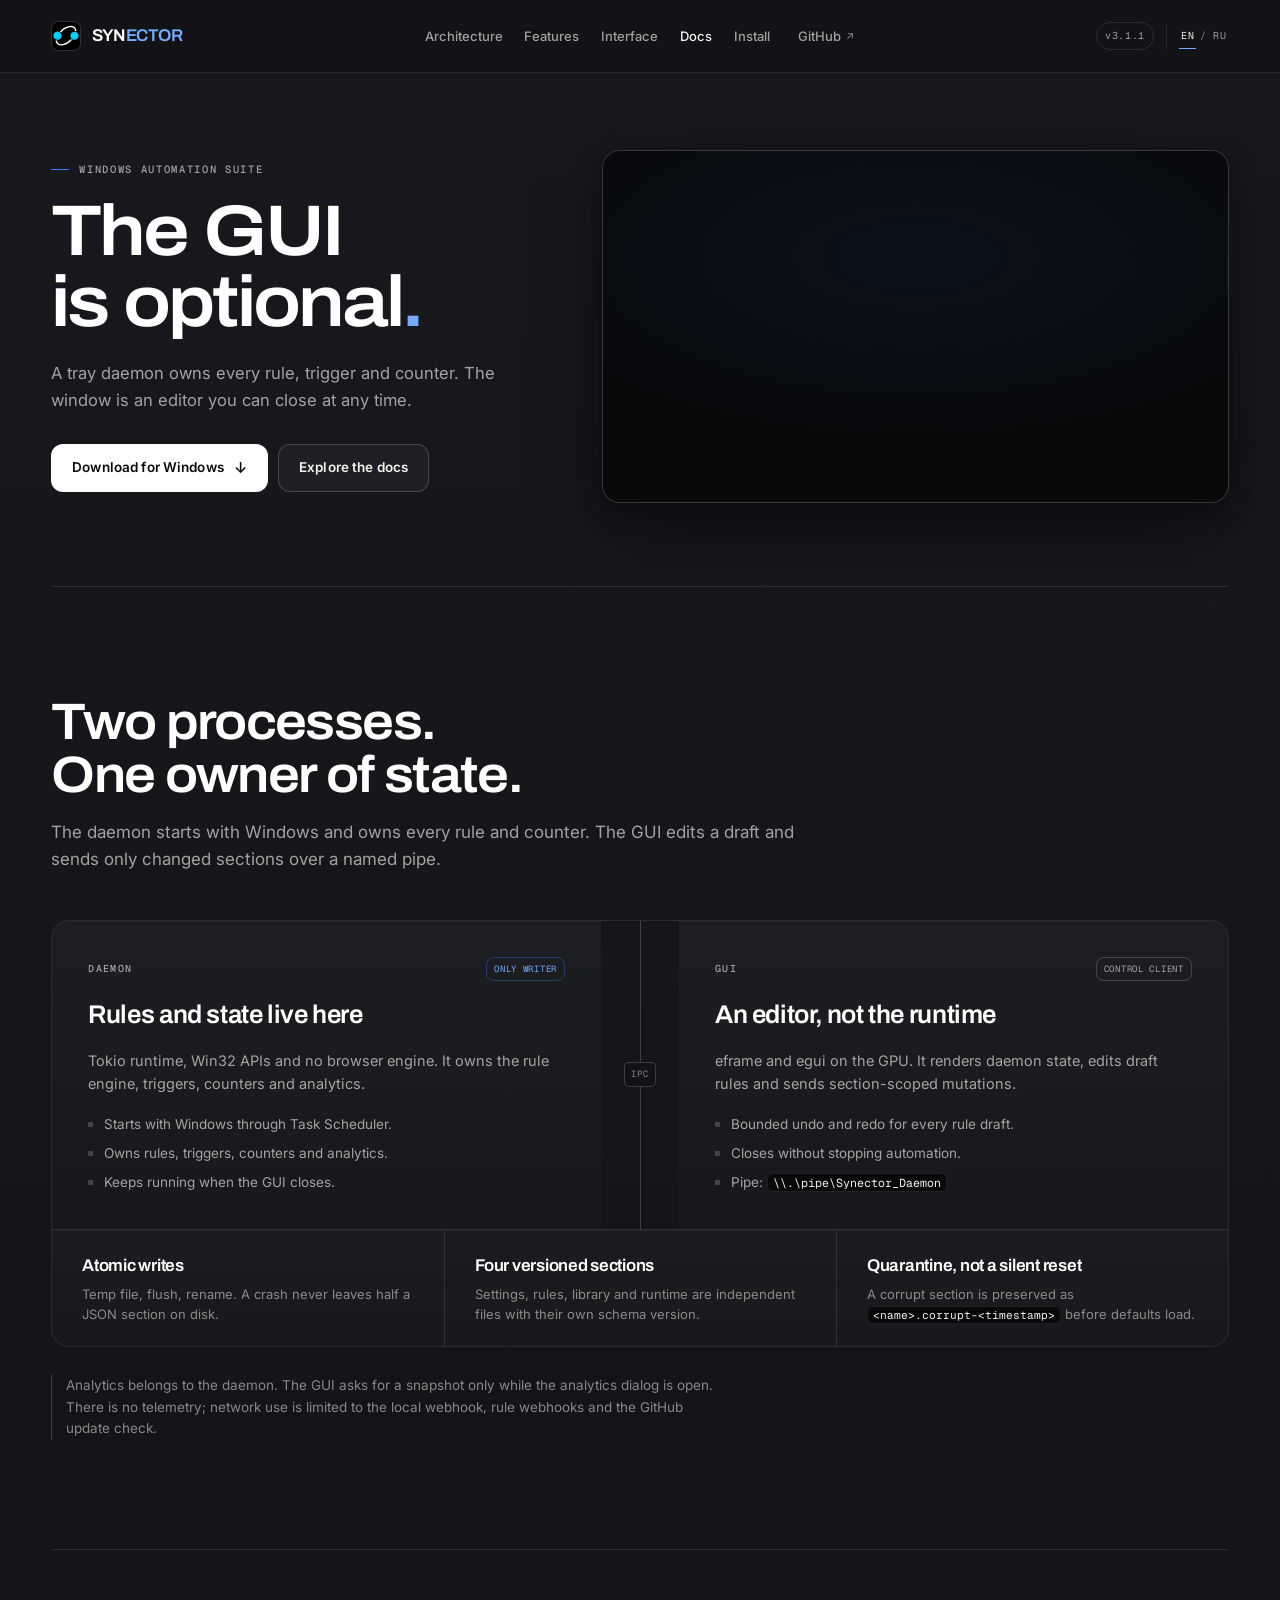
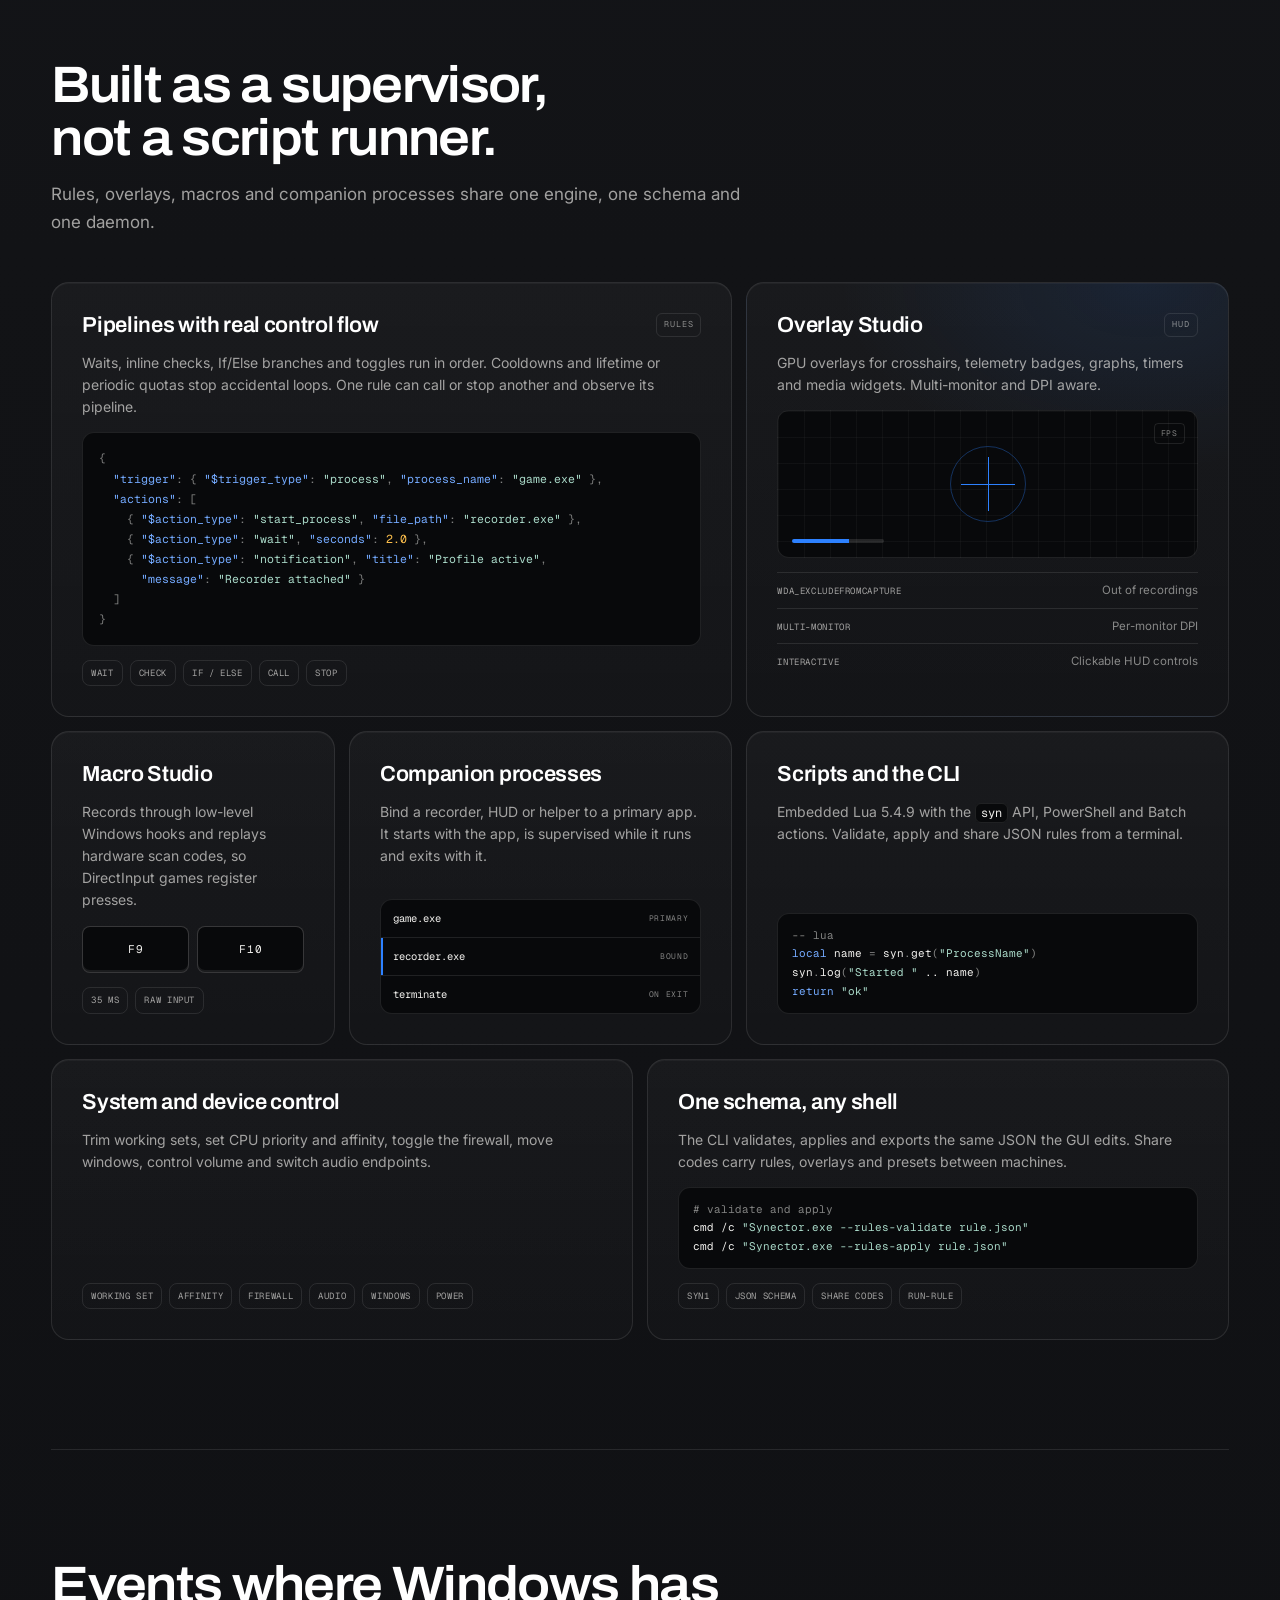
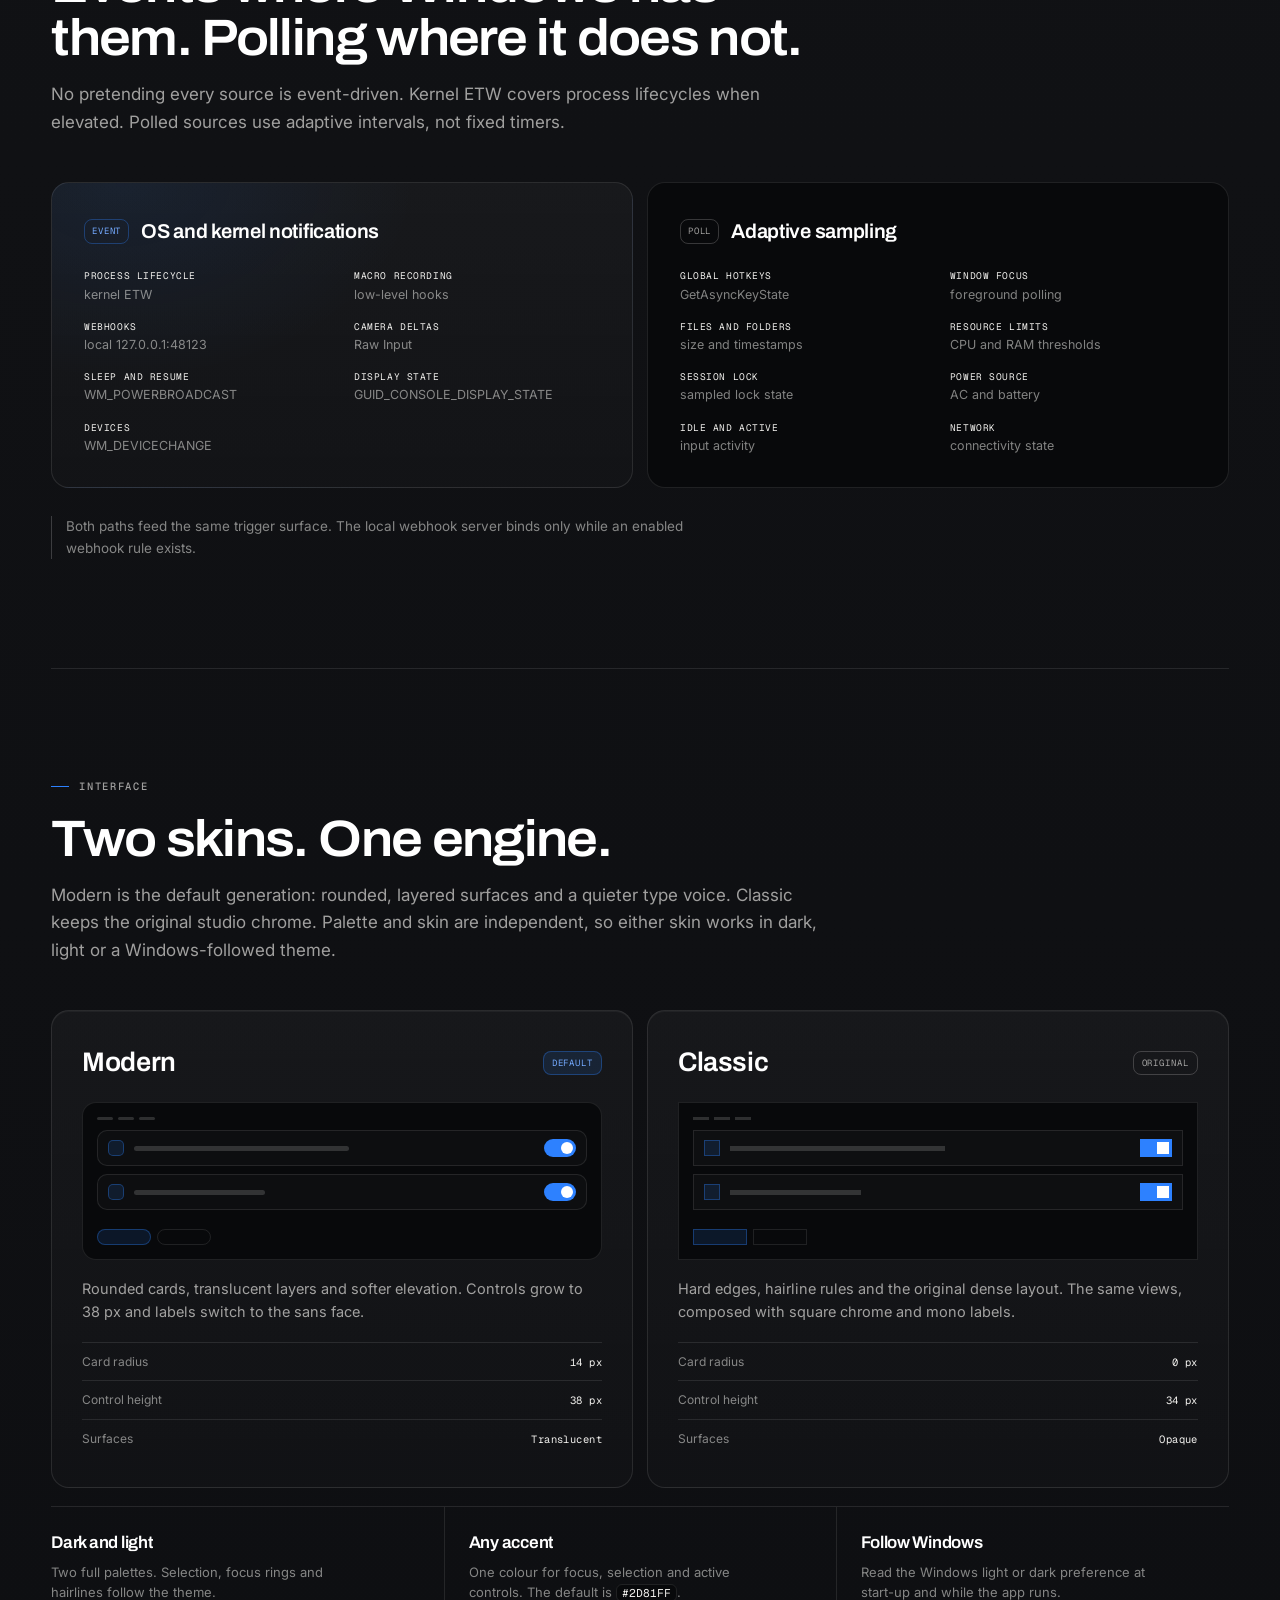
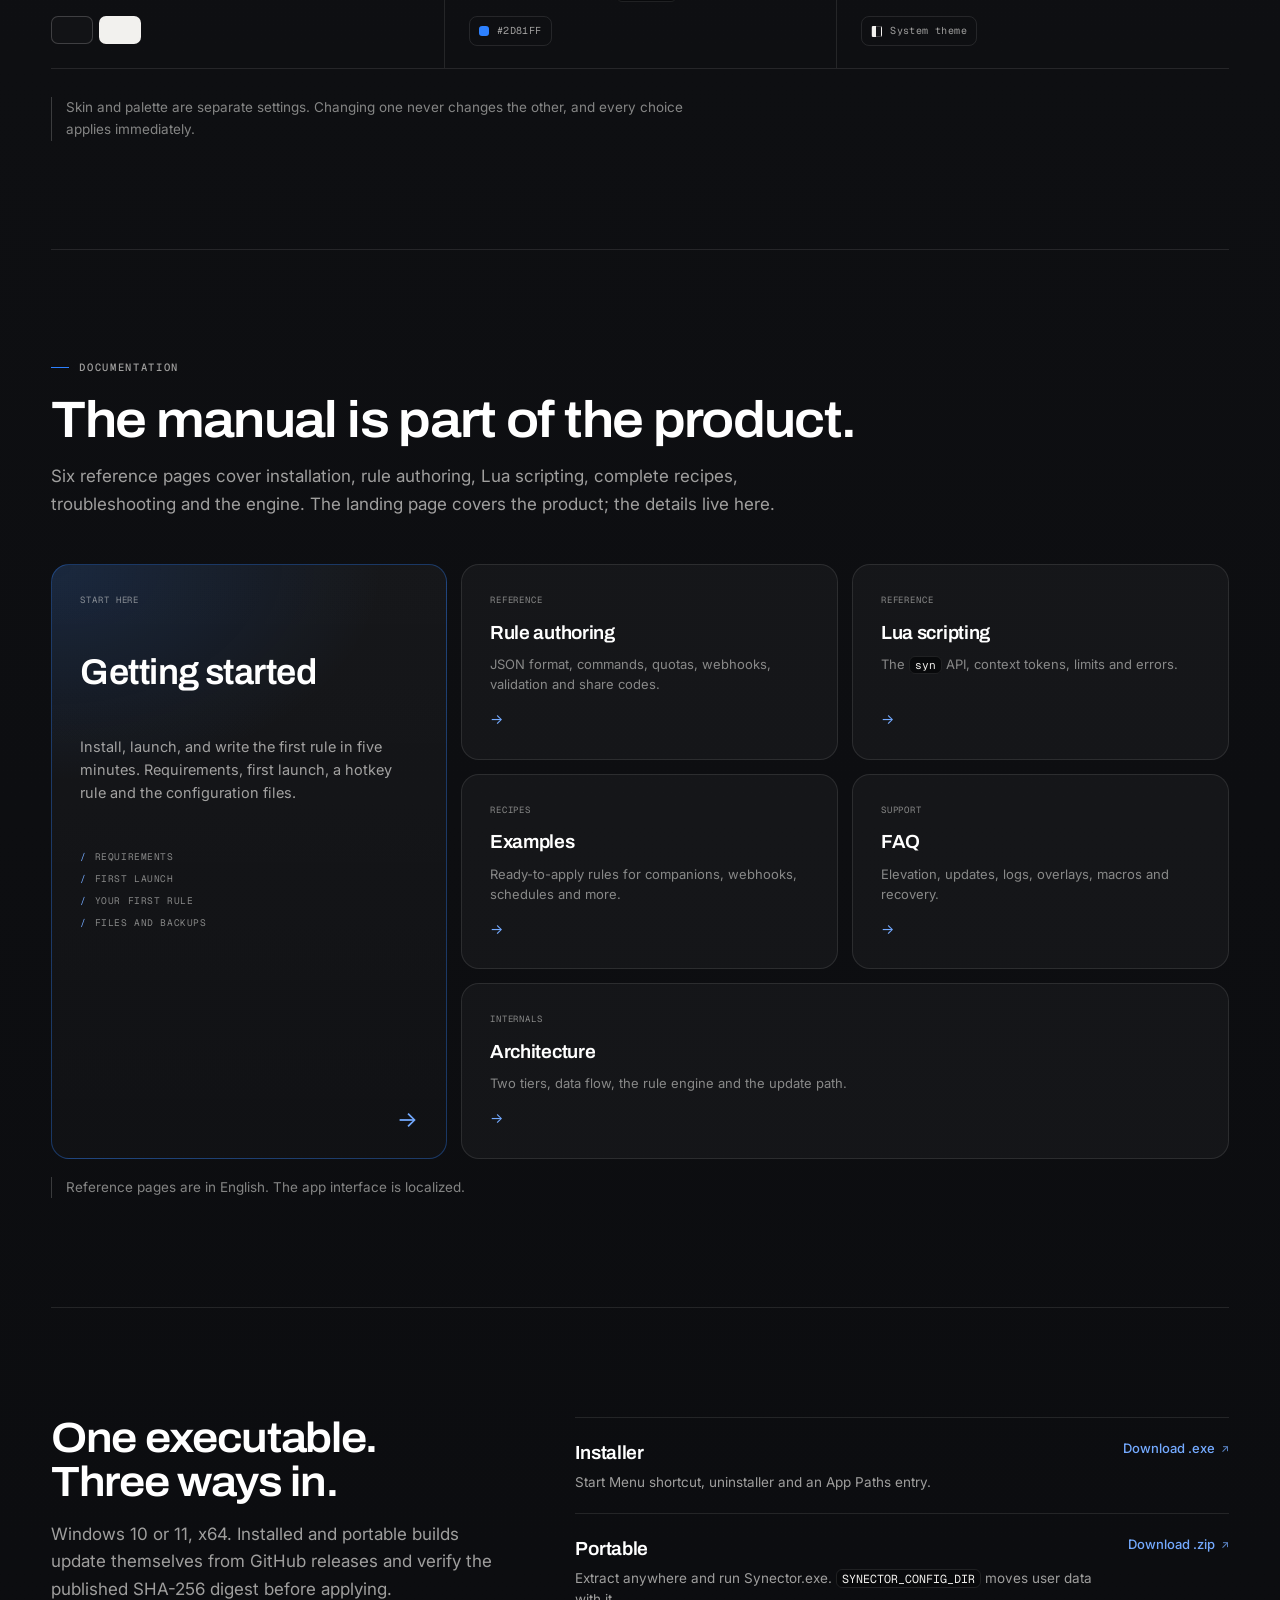
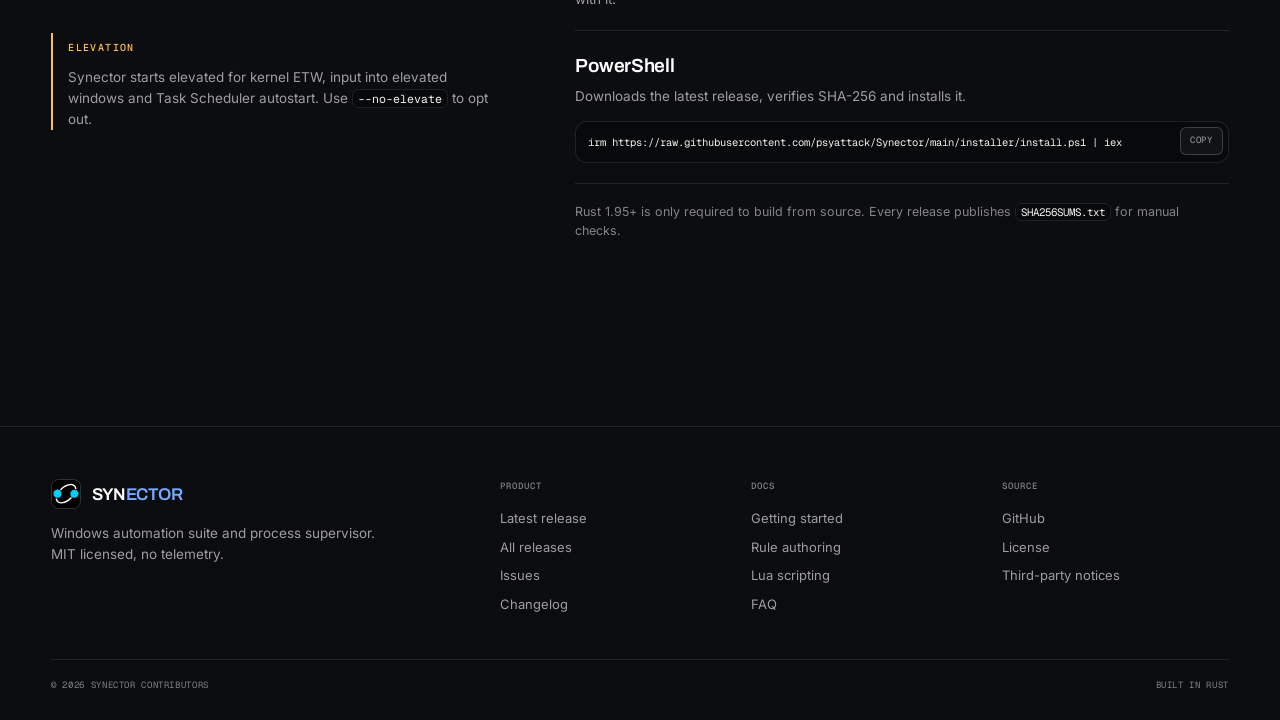
<file: index.html>
<!doctype html>
<html lang="en" data-lang="en">
<head>
  <meta charset="utf-8">
  <meta name="viewport" content="width=device-width, initial-scale=1">
  <title>Synector - Windows automation suite and process supervisor</title>
  <meta name="description" content="A native Windows automation suite written in pure Rust. A tray daemon owns rules, triggers and counters; the GUI is an editor you can close. No telemetry.">
  <meta name="theme-color" content="#121316">
  <link rel="canonical" href="https://psyattack.github.io/Synector/">

  <meta property="og:type" content="website">
  <meta property="og:site_name" content="Synector">
  <meta property="og:title" content="Synector - the GUI is optional">
  <meta property="og:description" content="A native Windows automation suite in pure Rust. The tray daemon owns rules, triggers and counters. The window is only an editor.">
  <meta property="og:url" content="https://psyattack.github.io/Synector/">
  <meta name="twitter:card" content="summary">
  <meta name="twitter:title" content="Synector - the GUI is optional">
  <meta name="twitter:description" content="A native Windows automation suite in pure Rust. Rules keep running when the window closes.">

  <link rel="icon" type="image/png" href="assets/icon-256.png">
  <link rel="apple-touch-icon" href="assets/icon-256.png">
  <link rel="preload" href="fonts/Archivo-Variable.woff2" as="font" type="font/woff2" crossorigin>
  <link rel="preload" href="fonts/Inter-Variable.woff2" as="font" type="font/woff2" crossorigin>
  <link rel="stylesheet" href="styles.css">
  <script>
    (function () {
      try {
        var query = new URLSearchParams(location.search).get('lang');
        var stored = localStorage.getItem('synector-lang');
        var auto = (navigator.language || 'en').toLowerCase().indexOf('ru') === 0 ? 'ru' : 'en';
        var lang = query === 'ru' || query === 'en' ? query : (stored === 'ru' || stored === 'en' ? stored : auto);
        document.documentElement.dataset.lang = lang;
        document.documentElement.lang = lang;
      } catch (e) {}
    })();
  </script>
  <script type="application/ld+json">
  {
    "@context": "https://schema.org",
    "@type": "SoftwareApplication",
    "name": "Synector",
    "applicationCategory": "UtilitiesApplication",
    "operatingSystem": "Windows 10, Windows 11",
    "url": "https://psyattack.github.io/Synector/",
    "downloadUrl": "https://github.com/psyattack/Synector/releases/latest",
    "license": "https://github.com/psyattack/Synector/blob/main/LICENSE",
    "offers": {"@type": "Offer", "price": "0", "priceCurrency": "USD"},
    "description": "A native Windows automation suite and process supervisor written in pure Rust, with a tray daemon, visual rule pipelines, overlays, macros and a client GUI."
  }
  </script>
</head>
<body>
  <a class="skip-link" href="#main"><span class="en">Skip to content</span><span class="ru" lang="ru">Перейти к содержимому</span></a>

  <header class="site-header">
    <div class="shell header-inner">
      <a class="brand" href="#top" aria-label="Synector">
        <img class="brand-mark" src="assets/logo.svg" width="30" height="30" alt="">
        <span class="wordmark">SYN<span>ECTOR</span></span>
      </a>

      <nav class="nav" aria-label="Primary">
        <div class="nav-links">
          <a href="#architecture"><span class="en">Architecture</span><span class="ru" lang="ru">Архитектура</span></a>
          <a href="#features"><span class="en">Features</span><span class="ru" lang="ru">Возможности</span></a>
          <a href="#interface"><span class="en">Interface</span><span class="ru" lang="ru">Интерфейс</span></a>
          <a class="nav-docs" href="docs/index.html"><span class="en">Docs</span><span class="ru" lang="ru">Документация</span></a>
          <a href="#install"><span class="en">Install</span><span class="ru" lang="ru">Установка</span></a>
        </div>
        <a class="nav-ext" href="https://github.com/psyattack/Synector">GitHub<span class="ext" aria-hidden="true">↗</span></a>
      </nav>

      <div class="header-end">
        <a class="version-pill" data-version-pill href="https://github.com/psyattack/Synector/releases/latest" aria-label="Synector v3.1.1 latest release">v3.1.1</a>
        <div class="lang" role="group" aria-label="Language">
          <button type="button" data-set-lang="en" aria-label="English" aria-pressed="true">EN</button>
          <span aria-hidden="true">/</span>
          <button type="button" data-set-lang="ru" aria-label="Русский" aria-pressed="false">RU</button>
        </div>
        <button class="nav-toggle" type="button" aria-expanded="false" aria-controls="mobile-nav" data-nav-toggle>
          <span class="nav-toggle-lines" aria-hidden="true"><span></span><span></span></span>
          <span class="sr-only">Menu</span>
        </button>
      </div>
    </div>

    <div class="mobile-nav" id="mobile-nav" hidden>
      <nav class="shell mobile-nav-inner" aria-label="Mobile">
        <a href="#architecture"><span class="en">Architecture</span><span class="ru" lang="ru">Архитектура</span></a>
        <a href="#features"><span class="en">Features</span><span class="ru" lang="ru">Возможности</span></a>
        <a href="#interface"><span class="en">Interface</span><span class="ru" lang="ru">Интерфейс</span></a>
        <a href="docs/index.html"><span class="en">Documentation</span><span class="ru" lang="ru">Документация</span></a>
        <a href="#install"><span class="en">Install</span><span class="ru" lang="ru">Установка</span></a>
        <a href="https://github.com/psyattack/Synector">GitHub<span class="ext" aria-hidden="true">↗</span></a>
      </nav>
    </div>
  </header>

  <main id="main">
    <section class="hero shell" id="top">
      <div class="hero-copy">
        <p class="eyebrow"><span class="en">Windows automation suite</span><span class="ru" lang="ru">Набор автоматизации для Windows</span></p>
        <h1><span class="en">The GUI is optional<span class="accent">.</span></span><span class="ru" lang="ru">Интерфейс не обязателен<span class="accent">.</span></span></h1>
        <p class="lede">
          <span class="en">A tray daemon owns every rule, trigger and counter. The window is an editor you can close at any time.</span>
          <span class="ru" lang="ru">Фоновый демон в трее ведёт правила, триггеры и счётчики. Окно лишь редактор, который можно закрыть в любой момент.</span>
        </p>
        <div class="cta-row">
          <a class="btn btn-primary" href="https://github.com/psyattack/Synector/releases/latest">
            <span class="en">Download for Windows</span><span class="ru" lang="ru">Скачать для Windows</span>
            <span class="btn-glyph" aria-hidden="true">↓</span>
          </a>
          <a class="btn btn-ghost" href="docs/index.html">
            <span class="en">Explore the docs</span><span class="ru" lang="ru">Открыть документацию</span>
          </a>
        </div>
      </div>

      <figure class="demo">
        <div class="demo-frame">
          <video class="demo-video" id="product-demo" autoplay muted loop playsinline preload="auto"
                 aria-label="Synector product tour" data-label-en="Synector product tour" data-label-ru="Обзор Synector">
            <source src="assets/synector-preview.mp4" type="video/mp4">
            <span class="en">This browser cannot play the product tour. <a href="assets/synector-preview.mp4">Download the video</a>.</span>
            <span class="ru" lang="ru">Браузер не может воспроизвести обзор. <a href="assets/synector-preview.mp4">Скачать видео</a>.</span>
          </video>
        </div>
      </figure>
    </section>

    <section class="section shell" id="architecture">
      <header class="section-head">
        <h2><span class="en">Two processes. One owner of state.</span><span class="ru" lang="ru">Два процесса. Один владелец состояния.</span></h2>
        <p class="section-lede">
          <span class="en">The daemon starts with Windows and owns every rule and counter. The GUI edits a draft and sends only changed sections over a named pipe.</span>
          <span class="ru" lang="ru">Демон стартует вместе с Windows и владеет правилами и счётчиками. Интерфейс редактирует черновик и отправляет по именованному каналу только изменённые секции.</span>
        </p>
      </header>

      <div class="architecture">
        <article class="arch-card">
          <div class="arch-head">
            <span class="mono-label"><span class="en">Daemon</span><span class="ru" lang="ru">Демон</span></span>
            <span class="state-badge"><span class="en">Only writer</span><span class="ru" lang="ru">Пишет только он</span></span>
          </div>
          <h3><span class="en">Rules and state live here</span><span class="ru" lang="ru">Здесь живут правила и состояние</span></h3>
          <p>
            <span class="en">Tokio runtime, Win32 APIs and no browser engine. It owns the rule engine, triggers, counters and analytics.</span>
            <span class="ru" lang="ru">Среда Tokio, Win32 API и никакого браузерного движка. Здесь работают движок правил, триггеры, счётчики и аналитика.</span>
          </p>
          <ul class="facts">
            <li><span class="en">Starts with Windows through Task Scheduler.</span><span class="ru" lang="ru">Стартует с Windows через Планировщик заданий.</span></li>
            <li><span class="en">Owns rules, triggers, counters and analytics.</span><span class="ru" lang="ru">Владеет правилами, триггерами, счётчиками и аналитикой.</span></li>
            <li><span class="en">Keeps running when the GUI closes.</span><span class="ru" lang="ru">Продолжает работу после закрытия окна.</span></li>
          </ul>
        </article>

        <div class="arch-link" aria-hidden="true"><span>IPC</span></div>

        <article class="arch-card">
          <div class="arch-head">
            <span class="mono-label"><span class="en">GUI</span><span class="ru" lang="ru">Интерфейс</span></span>
            <span class="state-badge neutral"><span class="en">Control client</span><span class="ru" lang="ru">Клиент управления</span></span>
          </div>
          <h3><span class="en">An editor, not the runtime</span><span class="ru" lang="ru">Редактор, а не среда выполнения</span></h3>
          <p>
            <span class="en">eframe and egui on the GPU. It renders daemon state, edits draft rules and sends section-scoped mutations.</span>
            <span class="ru" lang="ru">eframe и egui на GPU. Показывает состояние демона, редактирует черновики правил и отправляет изменения по секциям.</span>
          </p>
          <ul class="facts">
            <li><span class="en">Bounded undo and redo for every rule draft.</span><span class="ru" lang="ru">Ограниченная история отмены и повтора для каждого правила.</span></li>
            <li><span class="en">Closes without stopping automation.</span><span class="ru" lang="ru">Закрывается, не останавливая автоматизацию.</span></li>
            <li><span class="en">Pipe: <code class="inline">\\.\pipe\Synector_Daemon</code></span><span class="ru" lang="ru">Канал: <code class="inline">\\.\pipe\Synector_Daemon</code></span></li>
          </ul>
        </article>
      </div>

      <div class="reliability">
        <article>
          <h3><span class="en">Atomic writes</span><span class="ru" lang="ru">Атомарная запись</span></h3>
          <p><span class="en">Temp file, flush, rename. A crash never leaves half a JSON section on disk.</span><span class="ru" lang="ru">Временный файл, сброс на диск, переименование. Сбой не оставит половину JSON на диске.</span></p>
        </article>
        <article>
          <h3><span class="en">Four versioned sections</span><span class="ru" lang="ru">Четыре версионированные секции</span></h3>
          <p><span class="en">Settings, rules, library and runtime are independent files with their own schema version.</span><span class="ru" lang="ru">Settings, rules, library и runtime это независимые файлы со своей версией схемы.</span></p>
        </article>
        <article>
          <h3><span class="en">Quarantine, not a silent reset</span><span class="ru" lang="ru">Карантин вместо тихого сброса</span></h3>
          <p><span class="en">A corrupt section is preserved as <code class="inline">&lt;name&gt;.corrupt-&lt;timestamp&gt;</code> before defaults load.</span><span class="ru" lang="ru">Повреждённая секция сохраняется как <code class="inline">&lt;name&gt;.corrupt-&lt;timestamp&gt;</code> до загрузки значений по умолчанию.</span></p>
        </article>
      </div>

      <p class="section-note">
        <span class="en">Analytics belongs to the daemon. The GUI asks for a snapshot only while the analytics dialog is open. There is no telemetry; network use is limited to the local webhook, rule webhooks and the GitHub update check.</span>
        <span class="ru" lang="ru">Аналитика принадлежит демону. Интерфейс запрашивает снимок только пока открыт диалог аналитики. Телеметрии нет: сеть используется только локальным вебхуком, вебхуками из правил и проверкой обновлений на GitHub.</span>
      </p>
    </section>

    <section class="section shell" id="features">
      <header class="section-head">
        <h2><span class="en">Built as a supervisor, <span class="nowrap">not a script runner.</span></span><span class="ru" lang="ru">Создан как супервизор, <span class="nowrap">а не запуск скриптов.</span></span></h2>
        <p class="section-lede">
          <span class="en">Rules, overlays, macros and companion processes share one engine, one schema and one daemon.</span>
          <span class="ru" lang="ru">Правила, оверлеи, макросы и процессы-спутники работают на одном движке, одной схеме и одном демоне.</span>
        </p>
      </header>

      <div class="bento">
        <article class="cell cell-pipeline">
          <div class="cell-head">
            <h3><span class="en">Pipelines with real control flow</span><span class="ru" lang="ru">Конвейеры с настоящей логикой</span></h3>
            <span class="tag"><span class="en">Rules</span><span class="ru" lang="ru">Правила</span></span>
          </div>
          <p>
            <span class="en">Waits, inline checks, If/Else branches and toggles run in order. Cooldowns and lifetime or periodic quotas stop accidental loops. One rule can call or stop another and observe its pipeline.</span>
            <span class="ru" lang="ru">Ожидания, проверки, ветвления If/Else и переключатели выполняются по порядку. Кулдауны и лимиты запусков останавливают случайные циклы. Одно правило может вызвать или остановить другое и наблюдать за его конвейером.</span>
          </p>
          <pre class="code"><code><span class="tok-p">{</span>
  <span class="tok-k">"trigger"</span><span class="tok-p">:</span> <span class="tok-p">{</span> <span class="tok-k">"$trigger_type"</span><span class="tok-p">:</span> <span class="tok-s">"process"</span><span class="tok-p">,</span> <span class="tok-k">"process_name"</span><span class="tok-p">:</span> <span class="tok-s">"game.exe"</span> <span class="tok-p">},</span>
  <span class="tok-k">"actions"</span><span class="tok-p">:</span> <span class="tok-p">[</span>
    <span class="tok-p">{</span> <span class="tok-k">"$action_type"</span><span class="tok-p">:</span> <span class="tok-s">"start_process"</span><span class="tok-p">,</span> <span class="tok-k">"file_path"</span><span class="tok-p">:</span> <span class="tok-s">"recorder.exe"</span> <span class="tok-p">},</span>
    <span class="tok-p">{</span> <span class="tok-k">"$action_type"</span><span class="tok-p">:</span> <span class="tok-s">"wait"</span><span class="tok-p">,</span> <span class="tok-k">"seconds"</span><span class="tok-p">:</span> <span class="tok-n">2.0</span> <span class="tok-p">},</span>
    <span class="tok-p">{</span> <span class="tok-k">"$action_type"</span><span class="tok-p">:</span> <span class="tok-s">"notification"</span><span class="tok-p">,</span> <span class="tok-k">"title"</span><span class="tok-p">:</span> <span class="tok-s">"Profile active"</span><span class="tok-p">,</span>
      <span class="tok-k">"message"</span><span class="tok-p">:</span> <span class="tok-s">"Recorder attached"</span> <span class="tok-p">}</span>
  <span class="tok-p">]</span>
<span class="tok-p">}</span></code></pre>
          <ul class="chips" aria-label="Pipeline step types">
            <li>Wait</li><li>Check</li><li>If / Else</li><li>Call</li><li>Stop</li>
          </ul>
        </article>

        <article class="cell cell-overlay cell-tinted">
          <div class="cell-head">
            <h3>Overlay Studio</h3>
            <span class="tag"><span class="en">HUD</span><span class="ru" lang="ru">HUD</span></span>
          </div>
          <p>
            <span class="en">GPU overlays for crosshairs, telemetry badges, graphs, timers and media widgets. Multi-monitor and DPI aware.</span>
            <span class="ru" lang="ru">GPU-оверлеи для прицелов, телеметрии, графиков, таймеров и медиавиджетов. Поддержка нескольких мониторов и DPI.</span>
          </p>
          <div class="hud" aria-hidden="true">
            <span class="hud-cross"></span>
            <span class="hud-ring"></span>
            <span class="hud-badge">FPS</span>
            <span class="hud-bar"></span>
          </div>
          <dl class="mini-spec">
            <div><dt>WDA_EXCLUDEFROMCAPTURE</dt><dd><span class="en">Out of recordings</span><span class="ru" lang="ru">Не попадает на запись</span></dd></div>
            <div><dt>MULTI-MONITOR</dt><dd><span class="en">Per-monitor DPI</span><span class="ru" lang="ru">DPI каждого монитора</span></dd></div>
            <div><dt>INTERACTIVE</dt><dd><span class="en">Clickable HUD controls</span><span class="ru" lang="ru">Кликабельные элементы HUD</span></dd></div>
          </dl>
        </article>

        <article class="cell cell-macro">
          <div class="cell-head">
            <h3>Macro Studio</h3>
          </div>
          <p>
            <span class="en">Records through low-level Windows hooks and replays hardware scan codes, so DirectInput games register presses.</span>
            <span class="ru" lang="ru">Пишет через низкоуровневые хуки Windows и воспроизводит аппаратные скан-коды, поэтому DirectInput-игры видят нажатия.</span>
          </p>
          <div class="keys" aria-hidden="true"><span>F9</span><span>F10</span></div>
          <div class="chips"><span>35 ms</span><span>Raw Input</span></div>
        </article>

        <article class="cell cell-companion">
          <div class="cell-head">
            <h3><span class="en">Companion processes</span><span class="ru" lang="ru">Процессы-спутники</span></h3>
          </div>
          <p>
            <span class="en">Bind a recorder, HUD or helper to a primary app. It starts with the app, is supervised while it runs and exits with it.</span>
            <span class="ru" lang="ru">Привяжите рекордер, HUD или помощника к основной программе. Он запускается вместе с ней, работает под присмотром и завершается вместе с ней.</span>
          </p>
          <div class="chain">
            <div class="chain-node"><code>game.exe</code><small><span class="en">Primary</span><span class="ru" lang="ru">Основной</span></small></div>
            <div class="chain-node"><code>recorder.exe</code><small><span class="en">Bound</span><span class="ru" lang="ru">Связанный</span></small></div>
            <div class="chain-node"><code>terminate</code><small><span class="en">On exit</span><span class="ru" lang="ru">При выходе</span></small></div>
          </div>
        </article>

        <article class="cell cell-scripting">
          <div class="cell-head">
            <h3><span class="en">Scripts and the CLI</span><span class="ru" lang="ru">Скрипты и CLI</span></h3>
          </div>
          <p>
            <span class="en">Embedded Lua 5.4.9 with the <code class="inline">syn</code> API, PowerShell and Batch actions. Validate, apply and share JSON rules from a terminal.</span>
            <span class="ru" lang="ru">Встроенный Lua 5.4.9 с API <code class="inline">syn</code>, действия PowerShell и Batch. Проверяйте, применяйте и передавайте правила в JSON из терминала.</span>
          </p>
          <pre class="code code-compact"><code><span class="tok-c">-- lua</span>
<span class="tok-k">local</span> name <span class="tok-p">=</span> syn<span class="tok-p">.</span>get<span class="tok-p">(</span><span class="tok-s">"ProcessName"</span><span class="tok-p">)</span>
syn<span class="tok-p">.</span>log<span class="tok-p">(</span><span class="tok-s">"Started "</span> .. name<span class="tok-p">)</span>
<span class="tok-k">return</span> <span class="tok-s">"ok"</span></code></pre>
        </article>

        <article class="cell cell-system">
          <div class="cell-head">
            <h3><span class="en">System and device control</span><span class="ru" lang="ru">Управление системой и устройствами</span></h3>
          </div>
          <p>
            <span class="en">Trim working sets, set CPU priority and affinity, toggle the firewall, move windows, control volume and switch audio endpoints.</span>
            <span class="ru" lang="ru">Обрезайте рабочий набор, задавайте приоритет и сродство CPU, переключайте брандмауэр, управляйте окнами, громкостью и аудиоустройствами.</span>
          </p>
          <ul class="chips">
            <li><span class="en">Working set</span><span class="ru" lang="ru">Рабочий набор</span></li>
            <li><span class="en">Affinity</span><span class="ru" lang="ru">Сродство</span></li>
            <li><span class="en">Firewall</span><span class="ru" lang="ru">Брандмауэр</span></li>
            <li><span class="en">Audio</span><span class="ru" lang="ru">Аудио</span></li>
            <li><span class="en">Windows</span><span class="ru" lang="ru">Окна</span></li>
            <li><span class="en">Power</span><span class="ru" lang="ru">Питание</span></li>
          </ul>
        </article>

        <article class="cell cell-cli">
          <div class="cell-head">
            <h3><span class="en">One schema, any shell</span><span class="ru" lang="ru">Одна схема для любой оболочки</span></h3>
          </div>
          <p>
            <span class="en">The CLI validates, applies and exports the same JSON the GUI edits. Share codes carry rules, overlays and presets between machines.</span>
            <span class="ru" lang="ru">CLI проверяет, применяет и экспортирует тот же JSON, который редактирует интерфейс. Share-коды переносят правила, оверлеи и пресеты между машинами.</span>
          </p>
          <pre class="code code-compact"><code><span class="tok-c"># validate and apply</span>
cmd /c <span class="tok-s">"Synector.exe --rules-validate rule.json"</span>
cmd /c <span class="tok-s">"Synector.exe --rules-apply rule.json"</span></code></pre>
          <ul class="chips">
            <li>SYN1</li><li>JSON schema</li><li>Share codes</li><li>run-rule</li>
          </ul>
        </article>
      </div>
    </section>

    <section class="section shell" id="detection">
      <header class="section-head">
        <h2><span class="en">Events where Windows has them. Polling where it does not.</span><span class="ru" lang="ru">События там, где Windows их даёт. Опрос там, где их нет.</span></h2>
        <p class="section-lede">
          <span class="en">No pretending every source is event-driven. Kernel ETW covers process lifecycles when elevated. Polled sources use adaptive intervals, not fixed timers.</span>
          <span class="ru" lang="ru">Никаких заявлений, что все источники событийные. При повышенных правах жизненный цикл процессов отслеживается через kernel ETW. Опрашиваемые источники используют адаптивные интервалы, а не фиксированные таймеры.</span>
        </p>
      </header>

      <div class="detect-grid">
        <article class="detect-panel detect-event">
          <header class="detect-head">
            <span class="detect-tag"><span class="en">Event</span><span class="ru" lang="ru">Событие</span></span>
            <h3><span class="en">OS and kernel notifications</span><span class="ru" lang="ru">Уведомления ОС и ядра</span></h3>
          </header>
          <dl class="detect-list">
            <div><dt><span class="en">Process lifecycle</span><span class="ru" lang="ru">Жизненный цикл процессов</span></dt><dd>kernel ETW</dd></div>
            <div><dt><span class="en">Macro recording</span><span class="ru" lang="ru">Запись макроса</span></dt><dd><span class="en">low-level hooks</span><span class="ru" lang="ru">низкоуровневые хуки</span></dd></div>
            <div><dt><span class="en">Webhooks</span><span class="ru" lang="ru">Вебхуки</span></dt><dd><span class="en">local 127.0.0.1:48123</span><span class="ru" lang="ru">локально 127.0.0.1:48123</span></dd></div>
            <div><dt><span class="en">Camera deltas</span><span class="ru" lang="ru">Повороты камеры</span></dt><dd>Raw Input</dd></div>
            <div><dt><span class="en">Sleep and resume</span><span class="ru" lang="ru">Сон и пробуждение</span></dt><dd>WM_POWERBROADCAST</dd></div>
            <div><dt><span class="en">Display state</span><span class="ru" lang="ru">Состояние дисплея</span></dt><dd>GUID_CONSOLE_DISPLAY_STATE</dd></div>
            <div><dt><span class="en">Devices</span><span class="ru" lang="ru">Устройства</span></dt><dd>WM_DEVICECHANGE</dd></div>
          </dl>
        </article>

        <article class="detect-panel detect-poll">
          <header class="detect-head">
            <span class="detect-tag muted"><span class="en">Poll</span><span class="ru" lang="ru">Опрос</span></span>
            <h3><span class="en">Adaptive sampling</span><span class="ru" lang="ru">Адаптивная выборка</span></h3>
          </header>
          <dl class="detect-list">
            <div><dt><span class="en">Global hotkeys</span><span class="ru" lang="ru">Глобальные горячие клавиши</span></dt><dd>GetAsyncKeyState</dd></div>
            <div><dt><span class="en">Window focus</span><span class="ru" lang="ru">Фокус окна</span></dt><dd><span class="en">foreground polling</span><span class="ru" lang="ru">опрос активного окна</span></dd></div>
            <div><dt><span class="en">Files and folders</span><span class="ru" lang="ru">Файлы и папки</span></dt><dd><span class="en">size and timestamps</span><span class="ru" lang="ru">размер и время</span></dd></div>
            <div><dt><span class="en">Resource limits</span><span class="ru" lang="ru">Лимиты ресурсов</span></dt><dd><span class="en">CPU and RAM thresholds</span><span class="ru" lang="ru">пороги CPU и RAM</span></dd></div>
            <div><dt><span class="en">Session lock</span><span class="ru" lang="ru">Блокировка сеанса</span></dt><dd><span class="en">sampled lock state</span><span class="ru" lang="ru">опрос блокировки</span></dd></div>
            <div><dt><span class="en">Power source</span><span class="ru" lang="ru">Питание</span></dt><dd><span class="en">AC and battery</span><span class="ru" lang="ru">сеть и батарея</span></dd></div>
            <div><dt><span class="en">Idle and active</span><span class="ru" lang="ru">Простой и активность</span></dt><dd><span class="en">input activity</span><span class="ru" lang="ru">активность ввода</span></dd></div>
            <div><dt><span class="en">Network</span><span class="ru" lang="ru">Сеть</span></dt><dd><span class="en">connectivity state</span><span class="ru" lang="ru">состояние подключения</span></dd></div>
          </dl>
        </article>
      </div>
      <p class="section-note">
        <span class="en">Both paths feed the same trigger surface. The local webhook server binds only while an enabled webhook rule exists.</span>
        <span class="ru" lang="ru">Оба пути питают один набор триггеров. Локальный вебхук слушает порт только пока существует включённое правило с вебхуком.</span>
      </p>
    </section>

    <section class="section shell" id="interface">
      <header class="section-head">
        <p class="kicker"><span class="en">Interface</span><span class="ru" lang="ru">Интерфейс</span></p>
        <h2><span class="en">Two skins. One engine.</span><span class="ru" lang="ru">Два скина. Один движок.</span></h2>
        <p class="section-lede">
          <span class="en">Modern is the default generation: rounded, layered surfaces and a quieter type voice. Classic keeps the original studio chrome. Palette and skin are independent, so either skin works in dark, light or a Windows-followed theme.</span>
          <span class="ru" lang="ru">Modern теперь основная тема: округлые слоистые поверхности и более спокойная типографика. Classic сохраняет исходный студийный хром. Палитра и скин независимы, поэтому любой скин работает с тёмной, светлой или системной темой Windows.</span>
        </p>
      </header>

      <div class="skin-grid">
        <article class="skin-card">
          <div class="skin-card-head">
            <h3>Modern</h3>
            <span class="badge"><span class="en">Default</span><span class="ru" lang="ru">По умолчанию</span></span>
          </div>
          <div class="skin-specimen skin-specimen-modern" aria-hidden="true">
            <div class="specimen-top"><span></span><span></span><span></span></div>
            <div class="specimen-row"><span class="specimen-key"></span><span class="specimen-line"></span><span class="specimen-toggle"></span></div>
            <div class="specimen-row"><span class="specimen-key"></span><span class="specimen-line short"></span><span class="specimen-toggle"></span></div>
            <div class="specimen-foot"><span class="specimen-pill"></span><span class="specimen-pill"></span></div>
          </div>
          <p>
            <span class="en">Rounded cards, translucent layers and softer elevation. Controls grow to 38 px and labels switch to the sans face.</span>
            <span class="ru" lang="ru">Округлые карточки, полупрозрачные слои и мягкие тени. Высота элементов 38 px, подписи переходят на sans-шрифт.</span>
          </p>
          <dl class="spec-list">
            <div><dt><span class="en">Card radius</span><span class="ru" lang="ru">Радиус карточки</span></dt><dd>14 px</dd></div>
            <div><dt><span class="en">Control height</span><span class="ru" lang="ru">Высота элемента</span></dt><dd>38 px</dd></div>
            <div><dt><span class="en">Surfaces</span><span class="ru" lang="ru">Поверхности</span></dt><dd><span class="en">Translucent</span><span class="ru" lang="ru">Полупрозрачные</span></dd></div>
          </dl>
        </article>

        <article class="skin-card">
          <div class="skin-card-head">
            <h3>Classic</h3>
            <span class="badge badge-muted"><span class="en">Original</span><span class="ru" lang="ru">Исходный</span></span>
          </div>
          <div class="skin-specimen skin-specimen-classic" aria-hidden="true">
            <div class="specimen-top"><span></span><span></span><span></span></div>
            <div class="specimen-row"><span class="specimen-key"></span><span class="specimen-line"></span><span class="specimen-toggle"></span></div>
            <div class="specimen-row"><span class="specimen-key"></span><span class="specimen-line short"></span><span class="specimen-toggle"></span></div>
            <div class="specimen-foot"><span class="specimen-pill"></span><span class="specimen-pill"></span></div>
          </div>
          <p>
            <span class="en">Hard edges, hairline rules and the original dense layout. The same views, composed with square chrome and mono labels.</span>
            <span class="ru" lang="ru">Жёсткие углы, тонкие линии и исходная плотная компоновка. Те же экраны, но с квадратным хромом и моно-подписями.</span>
          </p>
          <dl class="spec-list">
            <div><dt><span class="en">Card radius</span><span class="ru" lang="ru">Радиус карточки</span></dt><dd>0 px</dd></div>
            <div><dt><span class="en">Control height</span><span class="ru" lang="ru">Высота элемента</span></dt><dd>34 px</dd></div>
            <div><dt><span class="en">Surfaces</span><span class="ru" lang="ru">Поверхности</span></dt><dd><span class="en">Opaque</span><span class="ru" lang="ru">Непрозрачные</span></dd></div>
          </dl>
        </article>
      </div>

      <div class="appearance-strip">
        <article>
          <h3><span class="en">Dark and light</span><span class="ru" lang="ru">Тёмная и светлая</span></h3>
          <p><span class="en">Two full palettes. Selection, focus rings and hairlines follow the theme.</span><span class="ru" lang="ru">Две полные палитры. Выделение, фокус и линии следуют теме.</span></p>
          <div class="palette-pair" aria-hidden="true"><span class="palette-dark"></span><span class="palette-light"></span></div>
        </article>
        <article>
          <h3><span class="en">Any accent</span><span class="ru" lang="ru">Любой акцент</span></h3>
          <p><span class="en">One colour for focus, selection and active controls. The default is <code class="inline">#2D81FF</code>.</span><span class="ru" lang="ru">Один цвет для фокуса, выделения и активных элементов. По умолчанию <code class="inline">#2D81FF</code>.</span></p>
          <span class="accent-chip" aria-hidden="true"><span></span>#2D81FF</span>
        </article>
        <article>
          <h3><span class="en">Follow Windows</span><span class="ru" lang="ru">Следовать Windows</span></h3>
          <p><span class="en">Read the Windows light or dark preference at start-up and while the app runs.</span><span class="ru" lang="ru">Тема Windows читается при запуске и во время работы приложения.</span></p>
          <span class="system-chip"><span class="system-chip-mark" aria-hidden="true"></span><span class="en">System theme</span><span class="ru" lang="ru">Системная тема</span></span>
        </article>
      </div>

      <p class="section-note">
        <span class="en">Skin and palette are separate settings. Changing one never changes the other, and every choice applies immediately.</span>
        <span class="ru" lang="ru">Скин и палитра независимы. Изменение одной не меняет другую, а любой выбор применяется сразу.</span>
      </p>
    </section>

    <section class="section shell" id="docs">
      <header class="section-head">
        <p class="kicker"><span class="en">Documentation</span><span class="ru" lang="ru">Документация</span></p>
        <h2><span class="en">The manual is part of the product.</span><span class="ru" lang="ru">Руководство стало частью продукта.</span></h2>
        <p class="section-lede">
          <span class="en">Six reference pages cover installation, rule authoring, Lua scripting, complete recipes, troubleshooting and the engine. The landing page covers the product; the details live here.</span>
          <span class="ru" lang="ru">Шесть справочных страниц: установка, авторство правил, Lua-скрипты, готовые рецепты, диагностика и устройство движка. Лендинг рассказывает о продукте, детали живут здесь.</span>
        </p>
      </header>

      <div class="docs-teaser">
        <a class="docs-lead" href="docs/getting-started.html">
          <span class="docs-kind"><span class="en">Start here</span><span class="ru" lang="ru">Начните здесь</span></span>
          <h3><span class="en">Getting started</span><span class="ru" lang="ru">С чего начать</span></h3>
          <p><span class="en">Install, launch, and write the first rule in five minutes. Requirements, first launch, a hotkey rule and the configuration files.</span><span class="ru" lang="ru">Установите, запустите и напишите первое правило за пять минут. Требования, первый запуск, правило на хоткее и файлы конфигурации.</span></p>
          <ul class="docs-lead-list">
            <li><span class="en">Requirements</span><span class="ru" lang="ru">Требования</span></li>
            <li><span class="en">First launch</span><span class="ru" lang="ru">Первый запуск</span></li>
            <li><span class="en">Your first rule</span><span class="ru" lang="ru">Первое правило</span></li>
            <li><span class="en">Files and backups</span><span class="ru" lang="ru">Файлы и резервные копии</span></li>
          </ul>
          <span class="docs-arrow" aria-hidden="true">→</span>
        </a>
        <div class="docs-grid">
          <a class="docs-card" href="docs/rules.html">
            <span class="docs-kind"><span class="en">Reference</span><span class="ru" lang="ru">Справочник</span></span>
            <h3><span class="en">Rule authoring</span><span class="ru" lang="ru">Авторство правил</span></h3>
            <p><span class="en">JSON format, commands, quotas, webhooks, validation and share codes.</span><span class="ru" lang="ru">JSON-формат, команды, квоты, вебхуки, валидация и share-коды.</span></p>
          </a>
          <a class="docs-card" href="docs/scripting.html">
            <span class="docs-kind"><span class="en">Reference</span><span class="ru" lang="ru">Справочник</span></span>
            <h3><span class="en">Lua scripting</span><span class="ru" lang="ru">Lua-скрипты</span></h3>
            <p><span class="en">The <code class="inline">syn</code> API, context tokens, limits and errors.</span><span class="ru" lang="ru">API <code class="inline">syn</code>, контекстные токены, лимиты и ошибки.</span></p>
          </a>
          <a class="docs-card" href="docs/examples.html">
            <span class="docs-kind"><span class="en">Recipes</span><span class="ru" lang="ru">Рецепты</span></span>
            <h3><span class="en">Examples</span><span class="ru" lang="ru">Примеры</span></h3>
            <p><span class="en">Ready-to-apply rules for companions, webhooks, schedules and more.</span><span class="ru" lang="ru">Готовые правила для спутников, вебхуков, расписаний и не только.</span></p>
          </a>
          <a class="docs-card" href="docs/faq.html">
            <span class="docs-kind"><span class="en">Support</span><span class="ru" lang="ru">Поддержка</span></span>
            <h3>FAQ</h3>
            <p><span class="en">Elevation, updates, logs, overlays, macros and recovery.</span><span class="ru" lang="ru">Права, обновления, логи, оверлеи, макросы и восстановление.</span></p>
          </a>
          <a class="docs-card" href="docs/architecture.html">
            <span class="docs-kind"><span class="en">Internals</span><span class="ru" lang="ru">Внутреннее</span></span>
            <h3><span class="en">Architecture</span><span class="ru" lang="ru">Архитектура</span></h3>
            <p><span class="en">Two tiers, data flow, the rule engine and the update path.</span><span class="ru" lang="ru">Два уровня, поток данных, движок правил и обновления.</span></p>
          </a>
        </div>
      </div>
      <p class="section-note docs-note">
        <span class="en">Reference pages are in English. The app interface is localized.</span>
        <span class="ru" lang="ru">Справочные страницы на английском. Интерфейс приложения локализован.</span>
      </p>
    </section>

    <section class="section shell" id="install">
      <div class="install-grid">
        <div class="install-copy">
          <h2><span class="en">One executable. <span class="nowrap">Three ways in.</span></span><span class="ru" lang="ru">Один файл. <span class="nowrap">Три способа установки.</span></span></h2>
          <p class="section-lede">
            <span class="en">Windows 10 or 11, x64. Installed and portable builds update themselves from GitHub releases and verify the published SHA-256 digest before applying.</span>
            <span class="ru" lang="ru">Windows 10 или 11, x64. Установленная и портативная версии обновляются из GitHub Releases и проверяют опубликованный SHA-256 перед применением.</span>
          </p>
          <div class="elevation">
            <span class="mono-label"><span class="en">Elevation</span><span class="ru" lang="ru">Права</span></span>
            <p>
              <span class="en">Synector starts elevated for kernel ETW, input into elevated windows and Task Scheduler autostart. Use <code class="inline">--no-elevate</code> to opt out.</span>
              <span class="ru" lang="ru">Synector запускается с правами администратора для kernel ETW, ввода в повышенные окна и автозапуска через Планировщик заданий. Отключите это флагом <code class="inline">--no-elevate</code>.</span>
            </p>
          </div>
        </div>

        <div class="install-options">
          <article class="install-option">
            <h3><span class="en">Installer</span><span class="ru" lang="ru">Установщик</span></h3>
            <a class="text-link" href="https://github.com/psyattack/Synector/releases/latest"><span class="en">Download .exe</span><span class="ru" lang="ru">Скачать .exe</span><span class="ext" aria-hidden="true">↗</span></a>
            <p><span class="en">Start Menu shortcut, uninstaller and an App Paths entry.</span><span class="ru" lang="ru">Ярлык в меню Пуск, деинсталлятор и запись App Paths.</span></p>
          </article>
          <article class="install-option">
            <h3><span class="en">Portable</span><span class="ru" lang="ru">Портативная версия</span></h3>
            <a class="text-link" href="https://github.com/psyattack/Synector/releases/latest"><span class="en">Download .zip</span><span class="ru" lang="ru">Скачать .zip</span><span class="ext" aria-hidden="true">↗</span></a>
            <p><span class="en">Extract anywhere and run Synector.exe. <code class="inline">SYNECTOR_CONFIG_DIR</code> moves user data with it.</span><span class="ru" lang="ru">Распакуйте в любую папку и запустите Synector.exe. <code class="inline">SYNECTOR_CONFIG_DIR</code> переносит данные вместе с программой.</span></p>
          </article>
          <article class="install-option">
            <h3>PowerShell</h3>
            <p><span class="en">Downloads the latest release, verifies SHA-256 and installs it.</span><span class="ru" lang="ru">Скачивает последний релиз, проверяет SHA-256 и устанавливает.</span></p>
            <div class="code-shell">
              <pre class="code code-line"><code>irm https://raw.githubusercontent.com/psyattack/Synector/main/installer/install.ps1 | iex</code></pre>
              <button class="copy-btn" type="button" data-copy="irm https://raw.githubusercontent.com/psyattack/Synector/main/installer/install.ps1 | iex">
                <span class="copy-idle"><span class="en">Copy</span><span class="ru" lang="ru">Копировать</span></span>
                <span class="copy-done" role="status" aria-live="polite"><span class="en">Copied</span><span class="ru" lang="ru">Скопировано</span></span>
              </button>
            </div>
          </article>
          <p class="requirements">
            <span class="en">Rust 1.95+ is only required to build from source. Every release publishes <code class="inline">SHA256SUMS.txt</code> for manual checks.</span>
            <span class="ru" lang="ru">Rust 1.95+ нужен только для сборки из исходников. Каждый релиз публикует <code class="inline">SHA256SUMS.txt</code> для ручной проверки.</span>
          </p>
        </div>
      </div>
    </section>
  </main>

  <footer class="site-footer">
    <div class="shell">
      <div class="footer-main">
        <div class="footer-brand">
          <a class="brand" href="#top" aria-label="Synector">
            <img class="brand-mark" src="assets/logo.svg" width="30" height="30" alt="">
            <span class="wordmark">SYN<span>ECTOR</span></span>
          </a>
          <p><span class="en">Windows automation suite and process supervisor. MIT licensed, no telemetry.</span><span class="ru" lang="ru">Набор автоматизации и супервизор процессов для Windows. Лицензия MIT, без телеметрии.</span></p>
        </div>
        <nav class="footer-cols" aria-label="Footer">
          <div class="footer-col">
            <h4><span class="en">Product</span><span class="ru" lang="ru">Продукт</span></h4>
            <a href="https://github.com/psyattack/Synector/releases/latest"><span class="en">Latest release</span><span class="ru" lang="ru">Последний релиз</span></a>
            <a href="https://github.com/psyattack/Synector/releases"><span class="en">All releases</span><span class="ru" lang="ru">Все релизы</span></a>
            <a href="https://github.com/psyattack/Synector/issues"><span class="en">Issues</span><span class="ru" lang="ru">Ошибки</span></a>
            <a href="https://github.com/psyattack/Synector/blob/main/CHANGELOG.md"><span class="en">Changelog</span><span class="ru" lang="ru">Изменения</span></a>
          </div>
          <div class="footer-col">
            <h4><span class="en">Docs</span><span class="ru" lang="ru">Документация</span></h4>
            <a href="docs/getting-started.html"><span class="en">Getting started</span><span class="ru" lang="ru">С чего начать</span></a>
            <a href="docs/rules.html"><span class="en">Rule authoring</span><span class="ru" lang="ru">Правила из CLI</span></a>
            <a href="docs/scripting.html"><span class="en">Lua scripting</span><span class="ru" lang="ru">Lua-скрипты</span></a>
            <a href="docs/faq.html">FAQ</a>
          </div>
          <div class="footer-col">
            <h4><span class="en">Source</span><span class="ru" lang="ru">Код</span></h4>
            <a href="https://github.com/psyattack/Synector">GitHub</a>
            <a href="https://github.com/psyattack/Synector/blob/main/LICENSE"><span class="en">License</span><span class="ru" lang="ru">Лицензия</span></a>
            <a href="https://github.com/psyattack/Synector/blob/main/NOTICES.md"><span class="en">Third-party notices</span><span class="ru" lang="ru">Сторонние компоненты</span></a>
          </div>
        </nav>
      </div>
      <div class="footer-bottom">
        <span>© 2026 <span class="en">Synector contributors</span><span class="ru" lang="ru">Участники Synector</span></span>
        <span><span class="en">Built in Rust</span><span class="ru" lang="ru">Написано на Rust</span></span>
      </div>
    </div>
  </footer>

  <script src="main.js" defer></script>
</body>
</html>
</file>
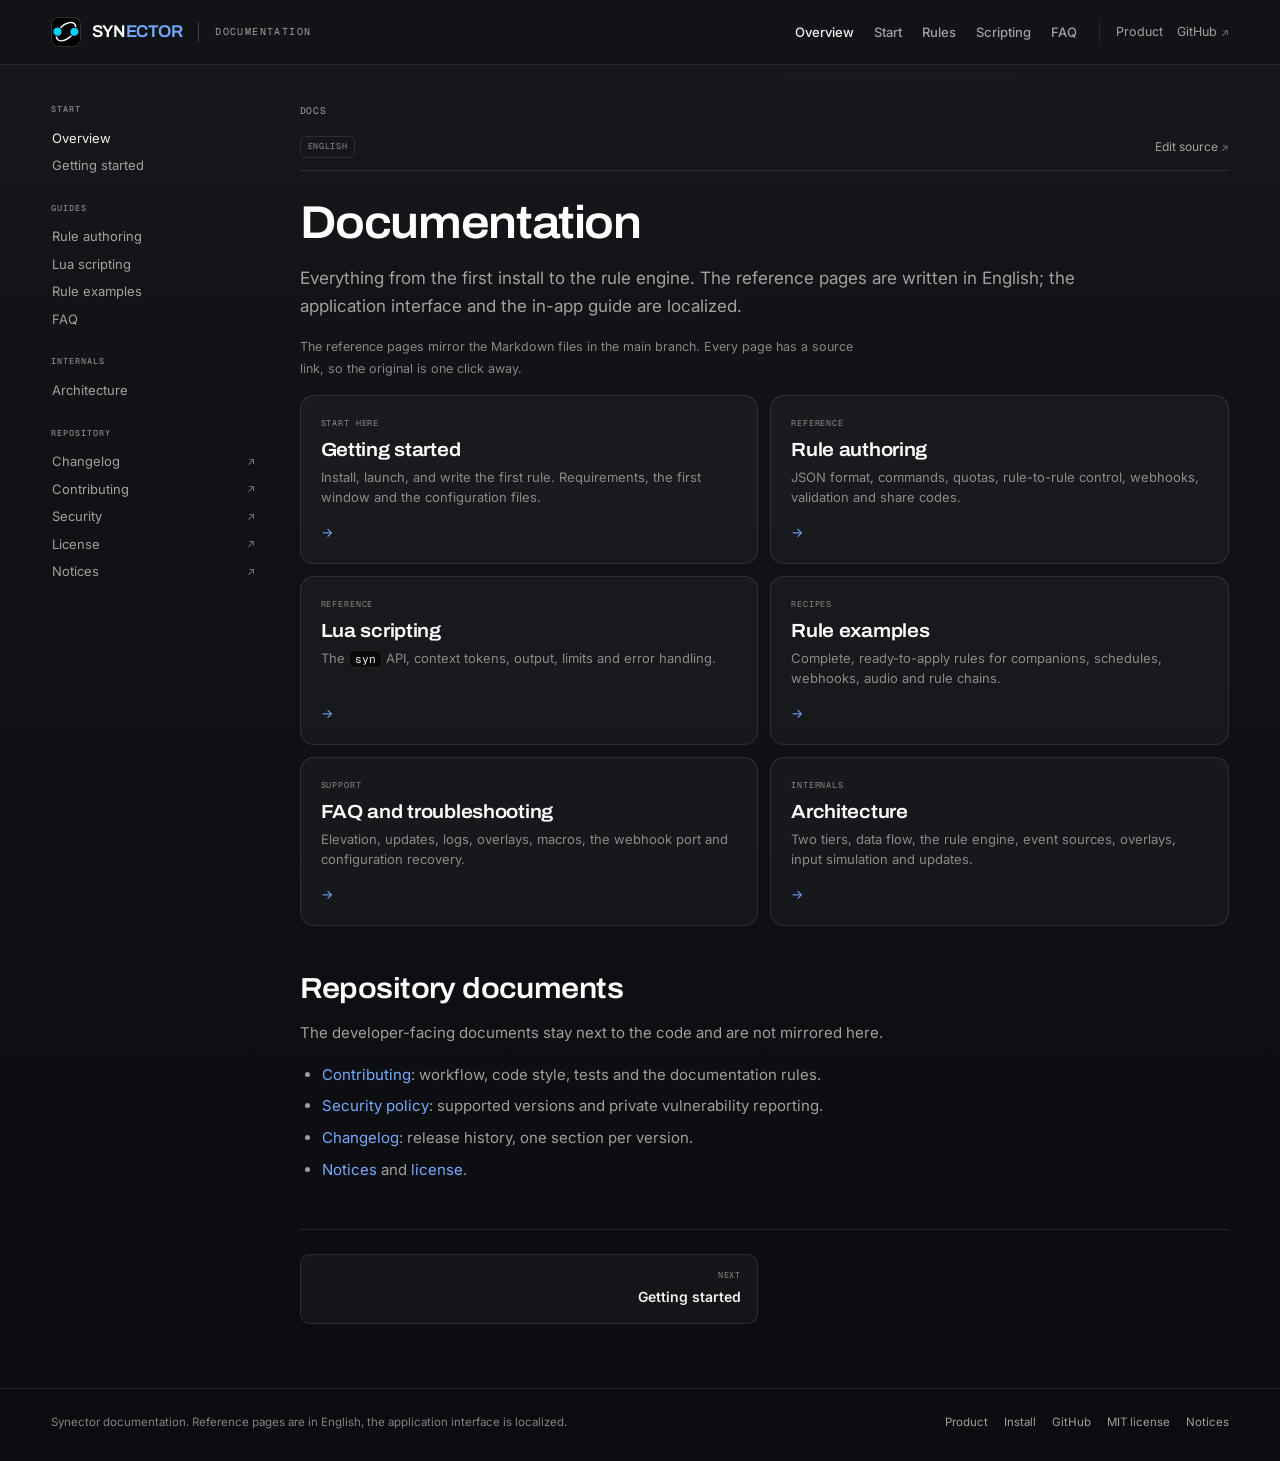
<file: docs/index.html>
<!doctype html>
<html lang="en" data-lang="en">
<head>
  <meta charset="utf-8">
  <meta name="viewport" content="width=device-width, initial-scale=1">
  <title>Synector documentation</title>
  <meta name="description" content="Synector documentation: installation, rule authoring, Lua scripting, examples, troubleshooting and architecture.">
  <meta name="theme-color" content="#121316">
  <link rel="canonical" href="https://psyattack.github.io/Synector/docs/">

  <meta property="og:type" content="article">
  <meta property="og:site_name" content="Synector">
  <meta property="og:title" content="Synector documentation">
  <meta property="og:description" content="Synector documentation: installation, rule authoring, Lua scripting, examples, troubleshooting and architecture.">
  <meta property="og:url" content="https://psyattack.github.io/Synector/docs/">
  <meta name="twitter:card" content="summary">
  <meta name="twitter:title" content="Synector documentation">
  <meta name="twitter:description" content="Synector documentation: installation, rule authoring, Lua scripting, examples, troubleshooting and architecture.">

  <link rel="icon" type="image/png" href="../assets/icon-256.png">
  <link rel="preload" href="../fonts/Archivo-Variable.woff2" as="font" type="font/woff2" crossorigin>
  <link rel="preload" href="../fonts/Inter-Variable.woff2" as="font" type="font/woff2" crossorigin>
  <link rel="stylesheet" href="../styles.css">
  <link rel="stylesheet" href="docs.css">
  <script type="application/ld+json">{"@context": "https://schema.org", "@type": "TechArticle", "headline": "Documentation", "description": "Synector documentation: installation, rule authoring, Lua scripting, examples, troubleshooting and architecture.", "url": "https://psyattack.github.io/Synector/docs/", "isPartOf": {"@type": "WebSite", "name": "Synector", "url": "https://psyattack.github.io/Synector/"}}</script>
</head>
<body class="docs-page">
  <a class="skip-link" href="#main">Skip to content</a>

  <header class="docs-header">
    <div class="shell docs-header-inner">
      <a class="brand" href="../index.html" aria-label="Synector">
        <img class="brand-mark" src="../assets/logo.svg" width="30" height="30" alt="">
        <span class="wordmark">SYN<span>ECTOR</span></span>
      </a>
      <span class="docs-divider" aria-hidden="true"></span>
      <span class="docs-label">Documentation</span>
      <nav class="docs-topnav" aria-label="Documentation sections"><a class="is-active" href="index.html">Overview</a><a href="getting-started.html">Start</a><a href="rules.html">Rules</a><a href="scripting.html">Scripting</a><a href="faq.html">FAQ</a></nav>
      <div class="docs-header-actions">
        <a href="../index.html">Product</a>
        <a href="https://github.com/psyattack/Synector">GitHub <span class="ext" aria-hidden="true">↗</span></a>
      </div>
    </div>
  </header>

  <div class="shell docs-shell is-wide">
    <aside class="docs-sidebar" aria-label="Documentation">
<div class="docs-side-group">
<p class="docs-side-title">Start</p>
<a class="docs-side-link is-active" href="index.html">Overview</a>
<a class="docs-side-link" href="getting-started.html">Getting started</a>
</div>
<div class="docs-side-group">
<p class="docs-side-title">Guides</p>
<a class="docs-side-link" href="rules.html">Rule authoring</a>
<a class="docs-side-link" href="scripting.html">Lua scripting</a>
<a class="docs-side-link" href="examples.html">Rule examples</a>
<a class="docs-side-link" href="faq.html">FAQ</a>
</div>
<div class="docs-side-group">
<p class="docs-side-title">Internals</p>
<a class="docs-side-link" href="architecture.html">Architecture</a>
</div>
<div class="docs-side-group">
<p class="docs-side-title">Repository</p>
<a class="docs-side-link" href="https://github.com/psyattack/Synector/blob/main/CHANGELOG.md" target="_blank" rel="noopener">Changelog <span class="ext" aria-hidden="true">↗</span></a>
<a class="docs-side-link" href="https://github.com/psyattack/Synector/blob/main/CONTRIBUTING.md" target="_blank" rel="noopener">Contributing <span class="ext" aria-hidden="true">↗</span></a>
<a class="docs-side-link" href="https://github.com/psyattack/Synector/blob/main/SECURITY.md" target="_blank" rel="noopener">Security <span class="ext" aria-hidden="true">↗</span></a>
<a class="docs-side-link" href="https://github.com/psyattack/Synector/blob/main/LICENSE" target="_blank" rel="noopener">License <span class="ext" aria-hidden="true">↗</span></a>
<a class="docs-side-link" href="https://github.com/psyattack/Synector/blob/main/NOTICES.md" target="_blank" rel="noopener">Notices <span class="ext" aria-hidden="true">↗</span></a>
</div>
</aside>
    <main class="docs-main" id="main">
      <div class="docs-breadcrumb"><a href="index.html">Docs</a></div>
      <div class="docs-toolbar">
        <span class="docs-en">English</span>
        <a class="docs-edit" href="https://github.com/psyattack/Synector/blob/gh-pages/docs/index.html">Edit source <span class="ext" aria-hidden="true">↗</span></a>
      </div>
      <article class="docs-article">
<h1 id="documentation">Documentation</h1>
<p class="docs-hub-lede">Everything from the first install to the rule engine. The reference pages are written in English; the application interface and the in-app guide are localized.</p>
<p class="docs-hub-note">The reference pages mirror the Markdown files in the main branch. Every page has a source link, so the original is one click away.</p>

<div class="docs-hub-grid">
  <a class="docs-hub-card" href="getting-started.html">
    <span class="docs-hub-kind">Start here</span>
    <h2 id="getting-started">Getting started</h2>
    <p>Install, launch, and write the first rule. Requirements, the first window and the configuration files.</p>
    <span class="docs-hub-arrow" aria-hidden="true">→</span>
  </a>
  <a class="docs-hub-card" href="rules.html">
    <span class="docs-hub-kind">Reference</span>
    <h2 id="rule-authoring">Rule authoring</h2>
    <p>JSON format, commands, quotas, rule-to-rule control, webhooks, validation and share codes.</p>
    <span class="docs-hub-arrow" aria-hidden="true">→</span>
  </a>
  <a class="docs-hub-card" href="scripting.html">
    <span class="docs-hub-kind">Reference</span>
    <h2 id="lua-scripting">Lua scripting</h2>
    <p>The <code>syn</code> API, context tokens, output, limits and error handling.</p>
    <span class="docs-hub-arrow" aria-hidden="true">→</span>
  </a>
  <a class="docs-hub-card" href="examples.html">
    <span class="docs-hub-kind">Recipes</span>
    <h2 id="rule-examples">Rule examples</h2>
    <p>Complete, ready-to-apply rules for companions, schedules, webhooks, audio and rule chains.</p>
    <span class="docs-hub-arrow" aria-hidden="true">→</span>
  </a>
  <a class="docs-hub-card" href="faq.html">
    <span class="docs-hub-kind">Support</span>
    <h2 id="faq-and-troubleshooting">FAQ and troubleshooting</h2>
    <p>Elevation, updates, logs, overlays, macros, the webhook port and configuration recovery.</p>
    <span class="docs-hub-arrow" aria-hidden="true">→</span>
  </a>
  <a class="docs-hub-card" href="architecture.html">
    <span class="docs-hub-kind">Internals</span>
    <h2 id="architecture">Architecture</h2>
    <p>Two tiers, data flow, the rule engine, event sources, overlays, input simulation and updates.</p>
    <span class="docs-hub-arrow" aria-hidden="true">→</span>
  </a>
</div>

<h2 id="repository-documents">Repository documents</h2>
<p>The developer-facing documents stay next to the code and are not mirrored here.</p>
<ul>
  <li><a href="https://github.com/psyattack/Synector/blob/main/CONTRIBUTING.md">Contributing</a>: workflow, code style, tests and the documentation rules.</li>
  <li><a href="https://github.com/psyattack/Synector/blob/main/SECURITY.md">Security policy</a>: supported versions and private vulnerability reporting.</li>
  <li><a href="https://github.com/psyattack/Synector/blob/main/CHANGELOG.md">Changelog</a>: release history, one section per version.</li>
  <li><a href="https://github.com/psyattack/Synector/blob/main/NOTICES.md">Notices</a> and <a href="https://github.com/psyattack/Synector/blob/main/LICENSE">license</a>.</li>
</ul>


      </article>
      <nav class="docs-pager" aria-label="Documentation pages">
<a class="next" href="getting-started.html"><span>Next</span><strong>Getting started</strong></a>
</nav>
    </main>
  </div>

  <footer class="docs-footer">
    <div class="shell docs-footer-inner">
      <span>Synector documentation. Reference pages are in English, the application interface is localized.</span>
      <div class="docs-footer-links">
        <a href="../index.html">Product</a>
        <a href="getting-started.html">Install</a>
        <a href="https://github.com/psyattack/Synector">GitHub</a>
        <a href="https://github.com/psyattack/Synector/blob/main/LICENSE">MIT license</a>
        <a href="https://github.com/psyattack/Synector/blob/main/NOTICES.md">Notices</a>
      </div>
    </div>
  </footer>

  <script src="docs.js" defer></script>
</body>
</html>
</file>
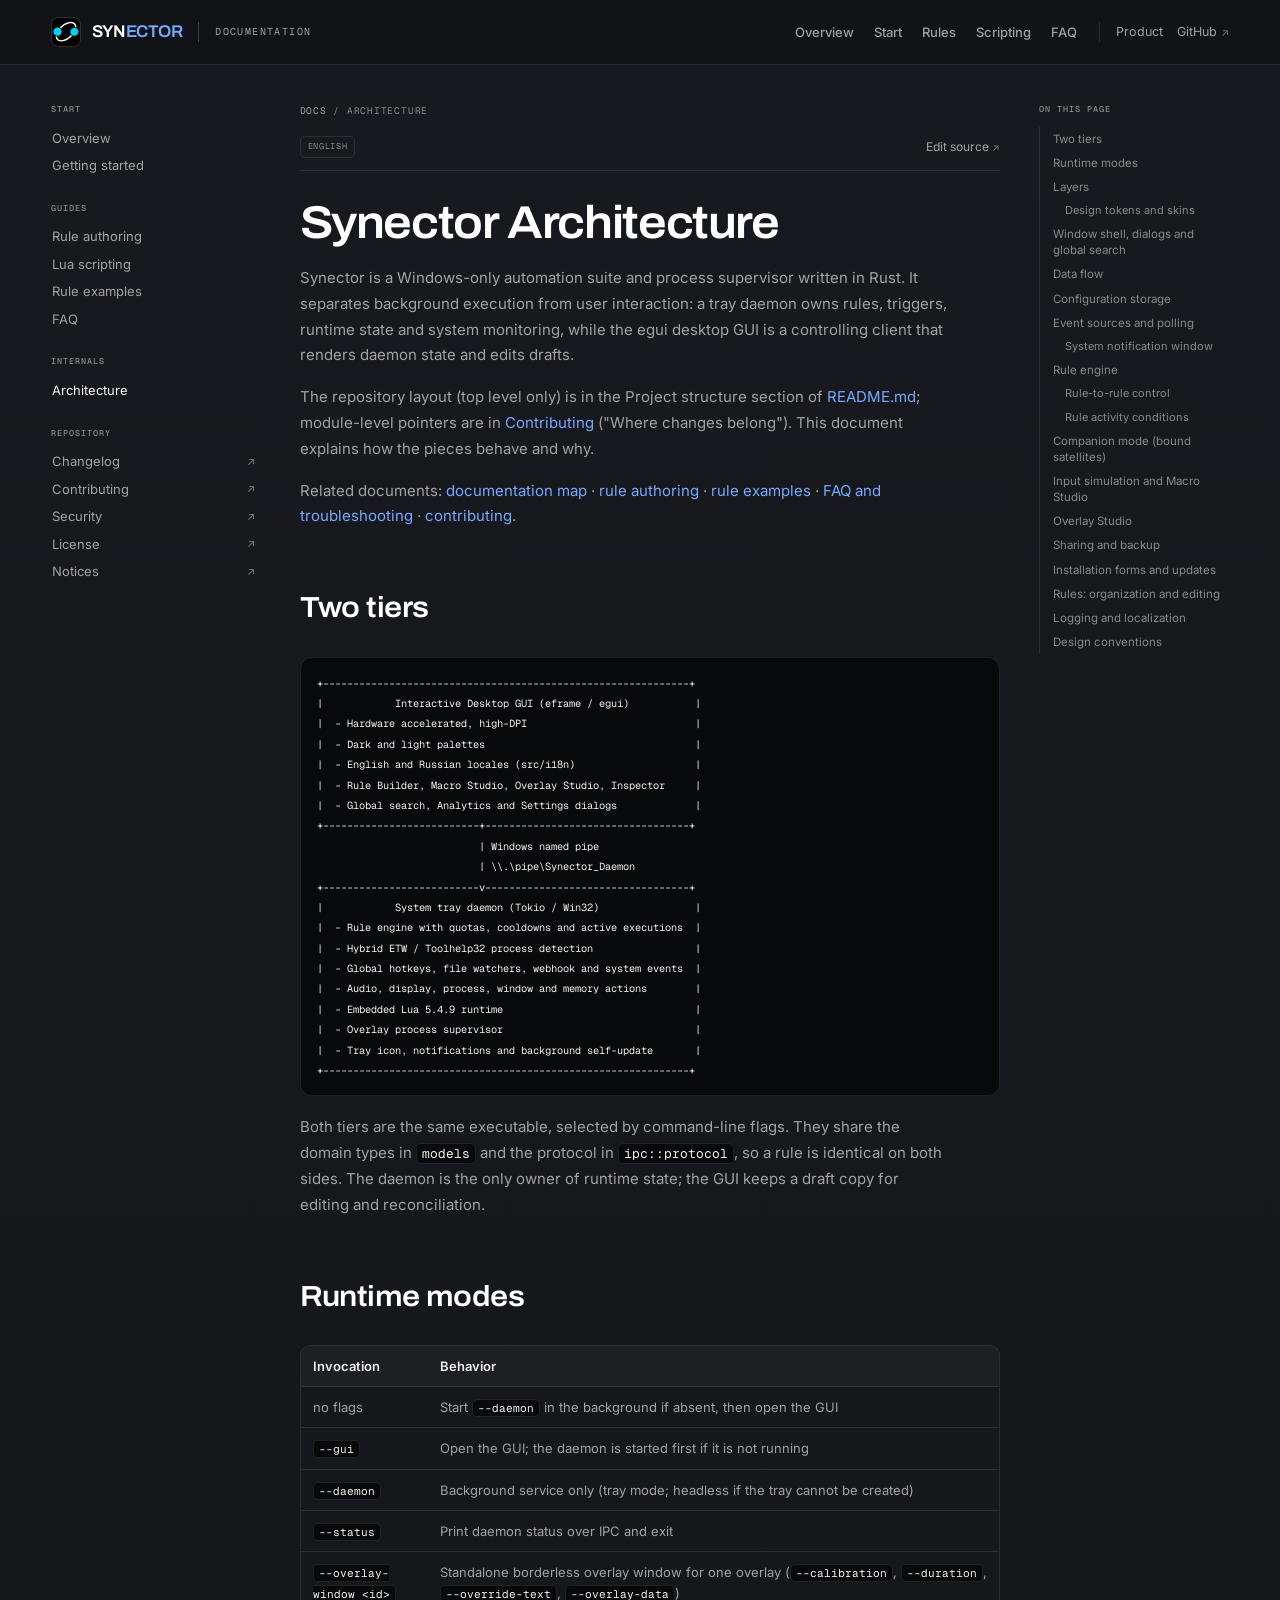
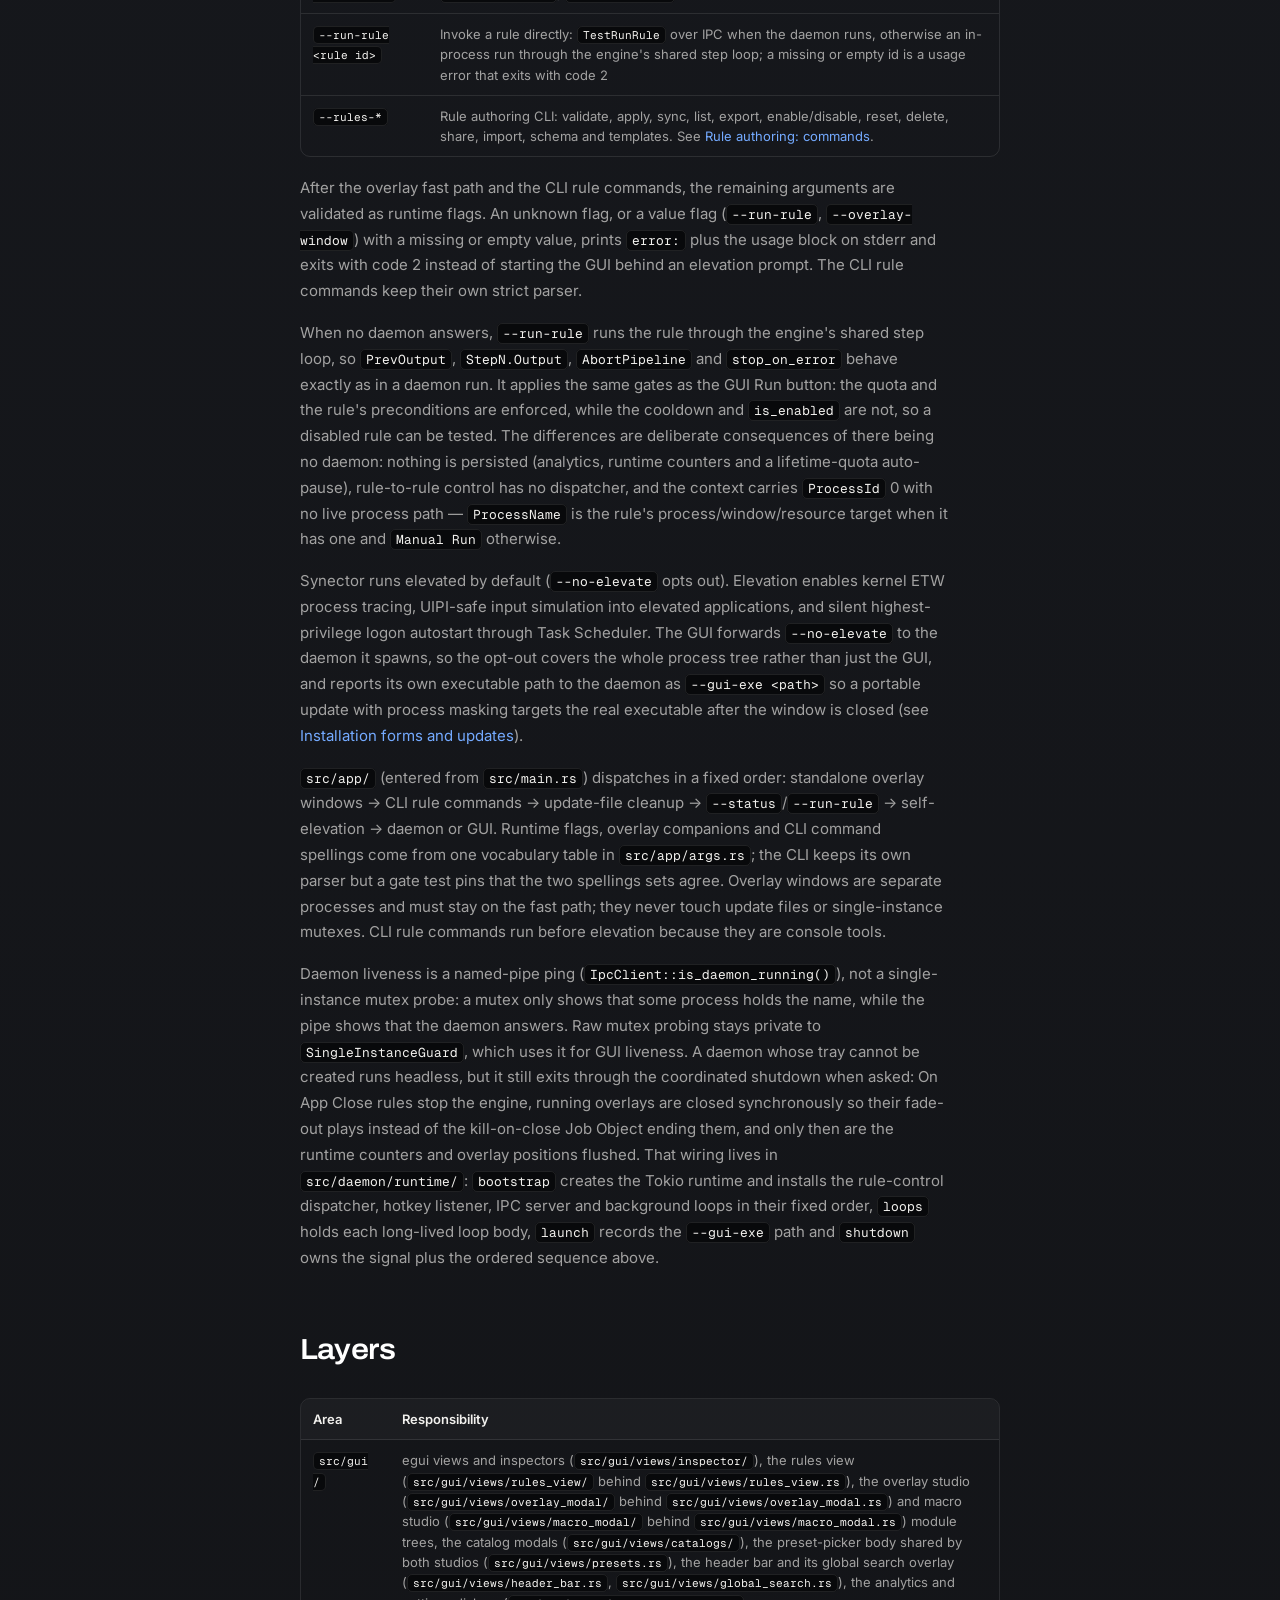
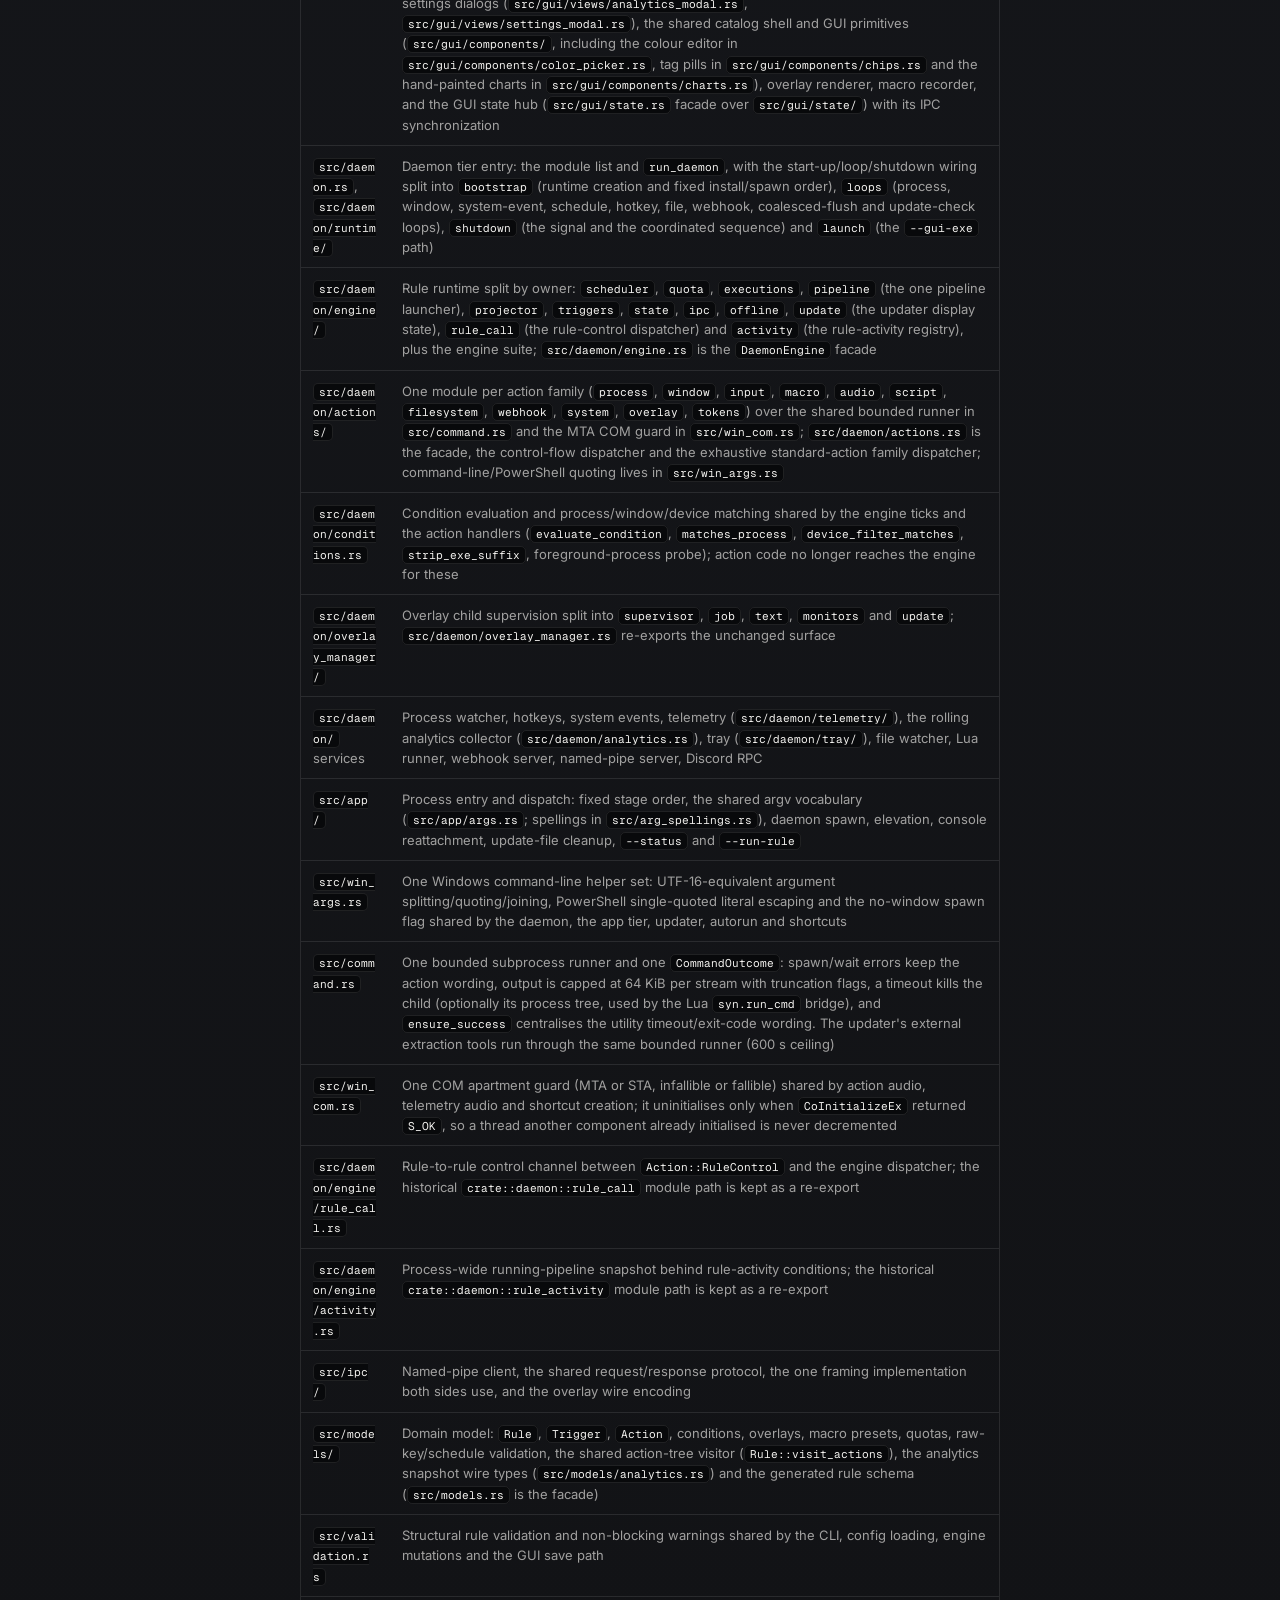
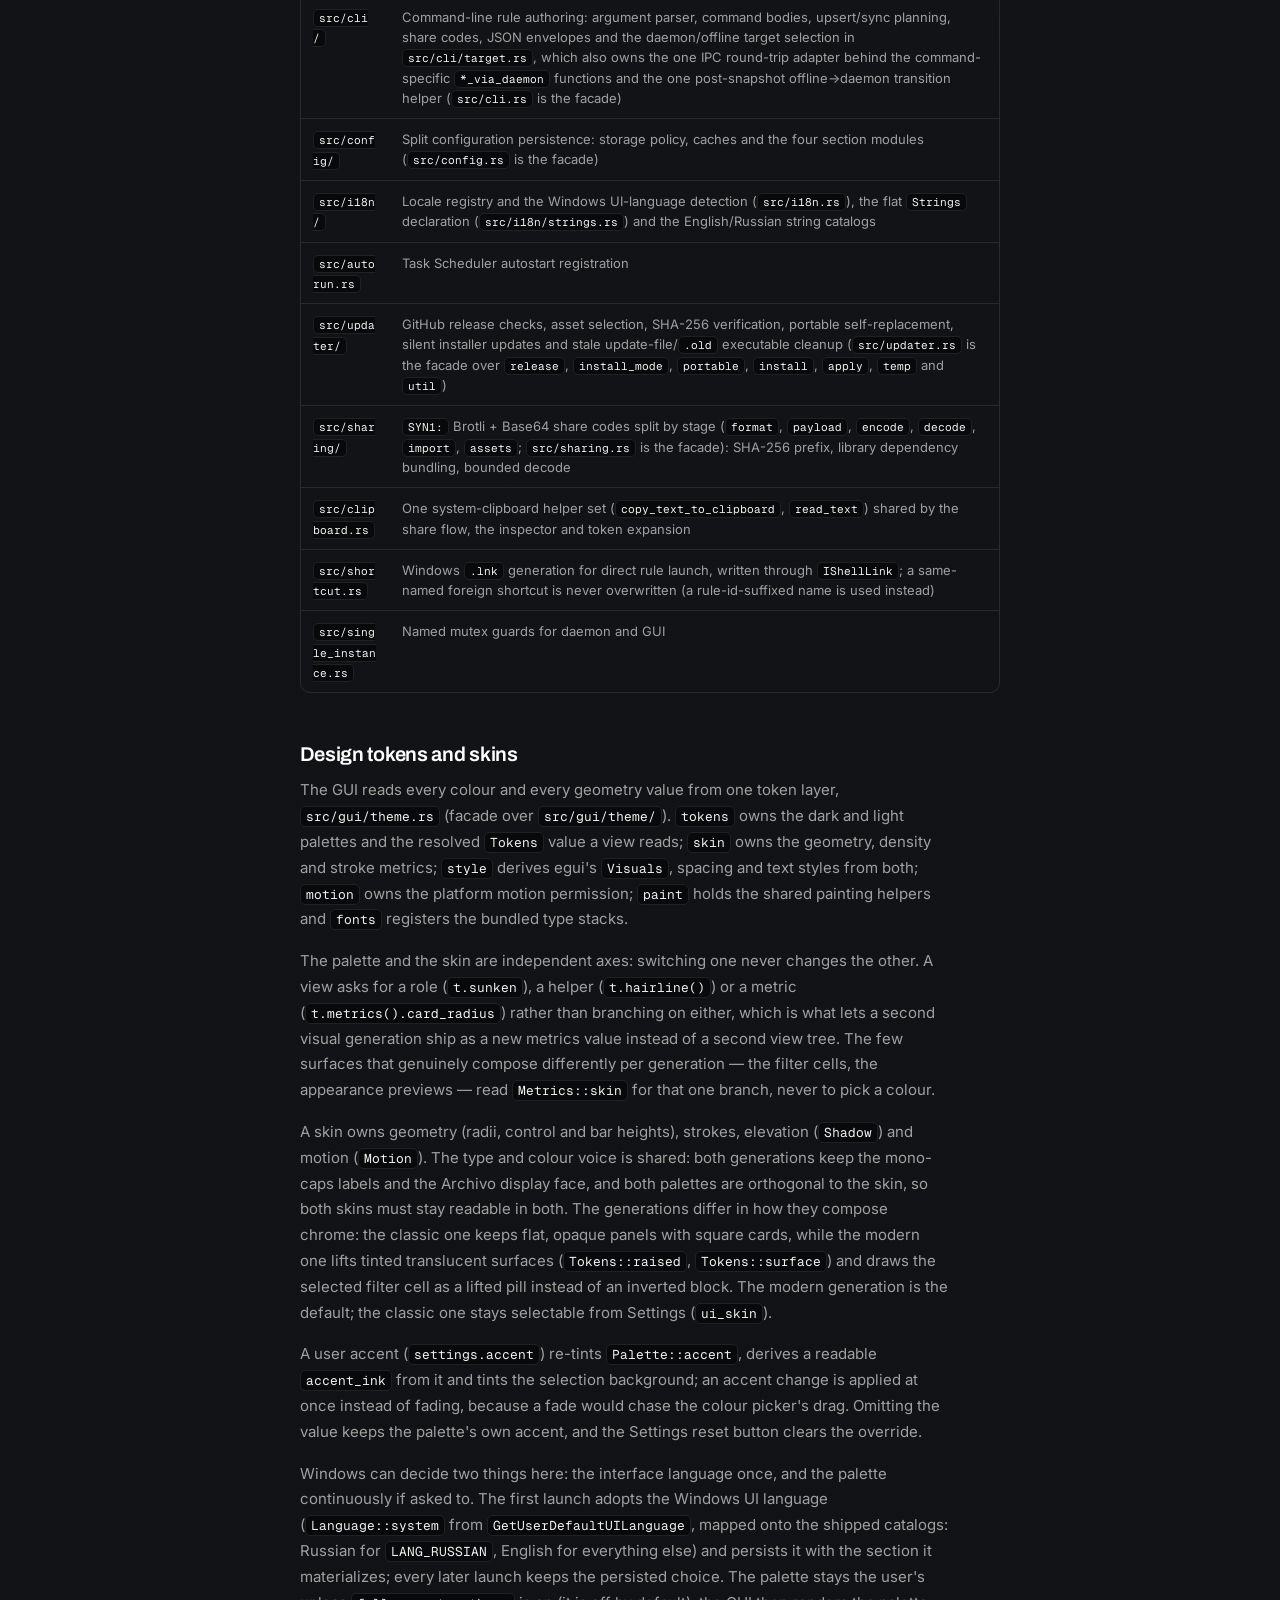
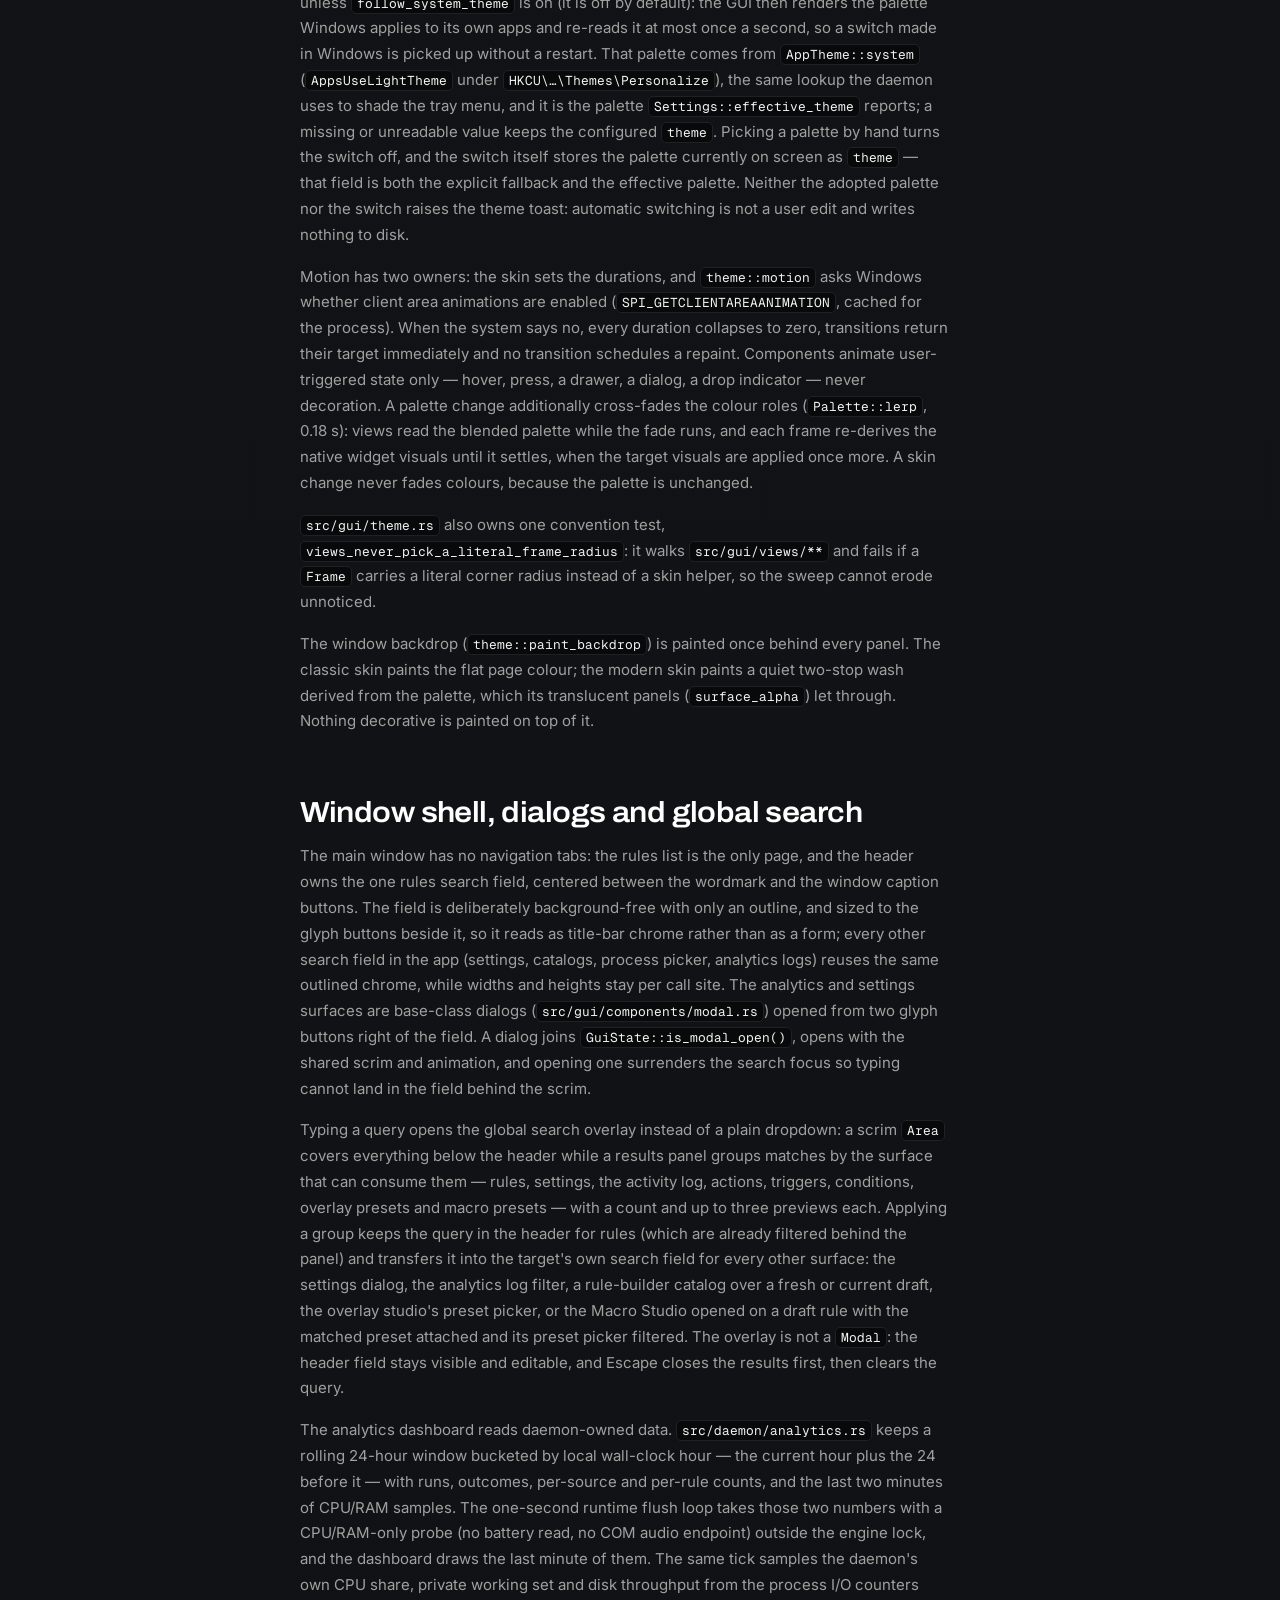
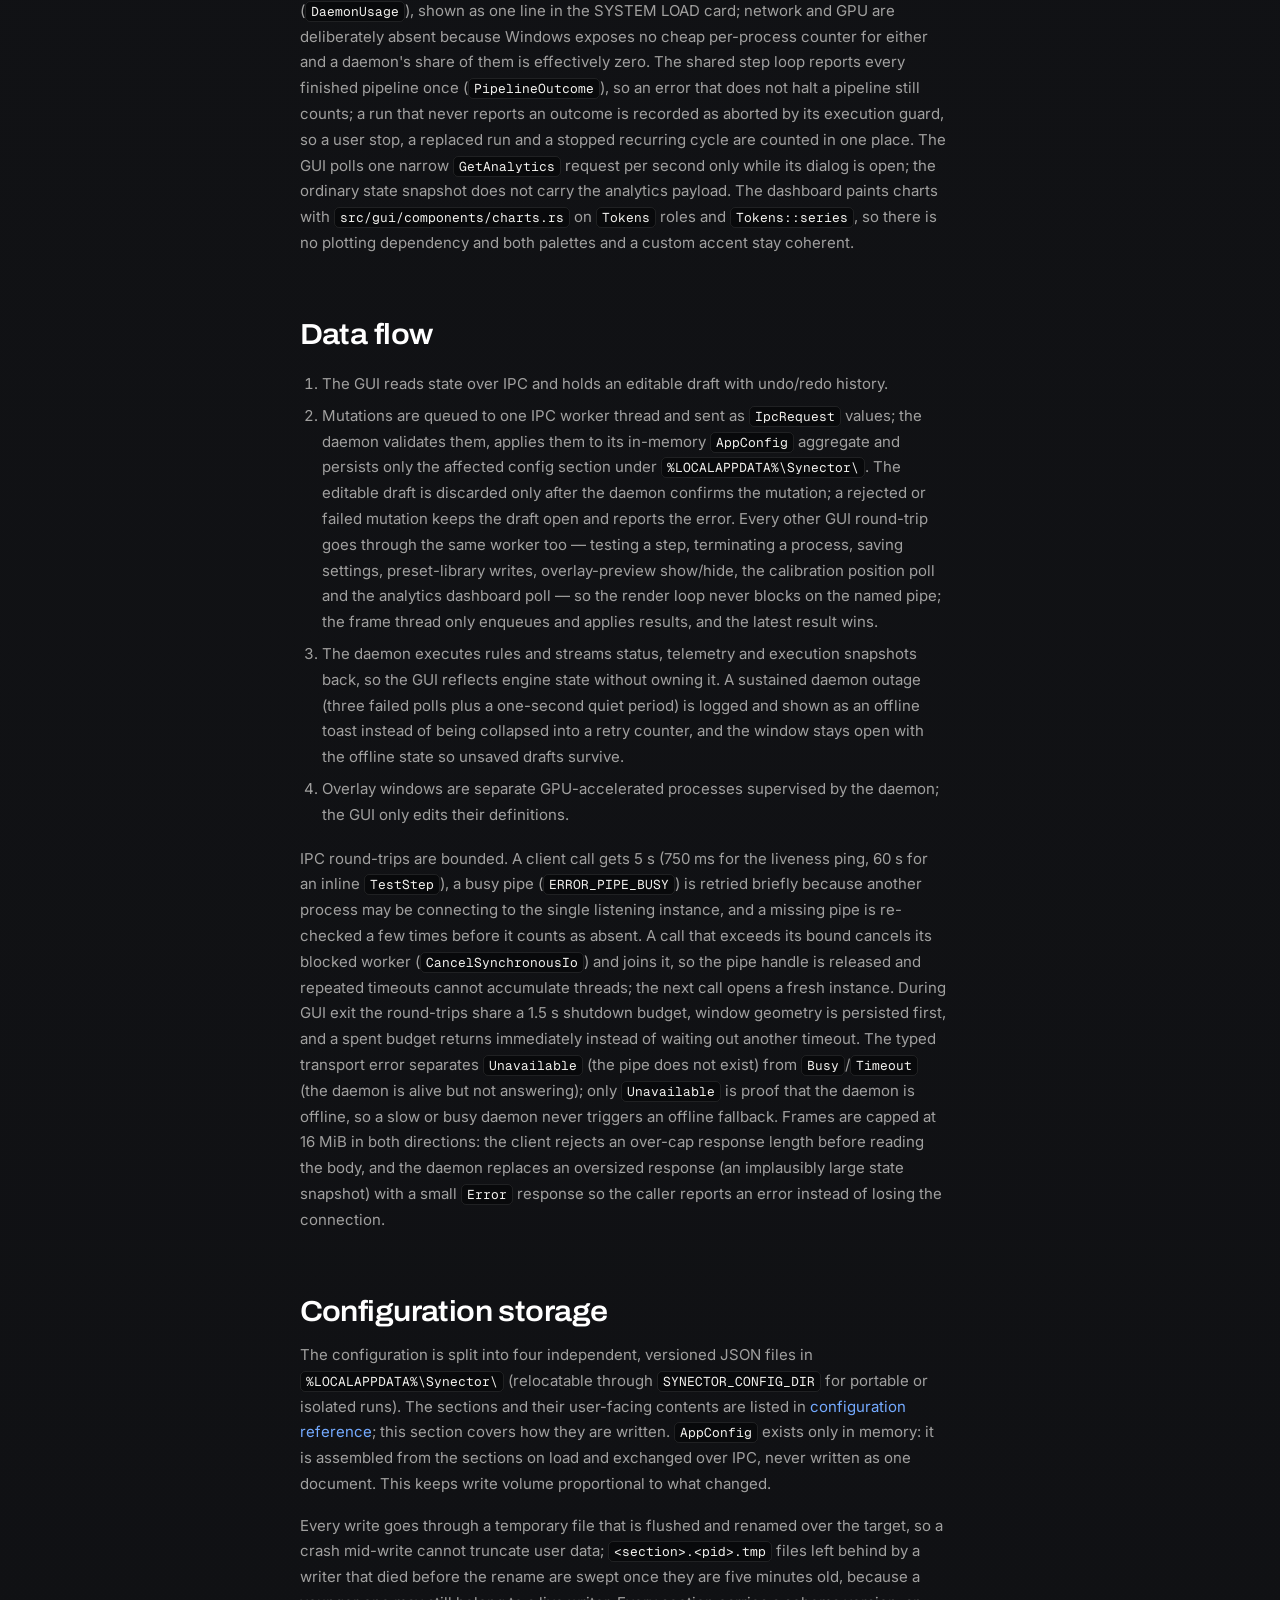
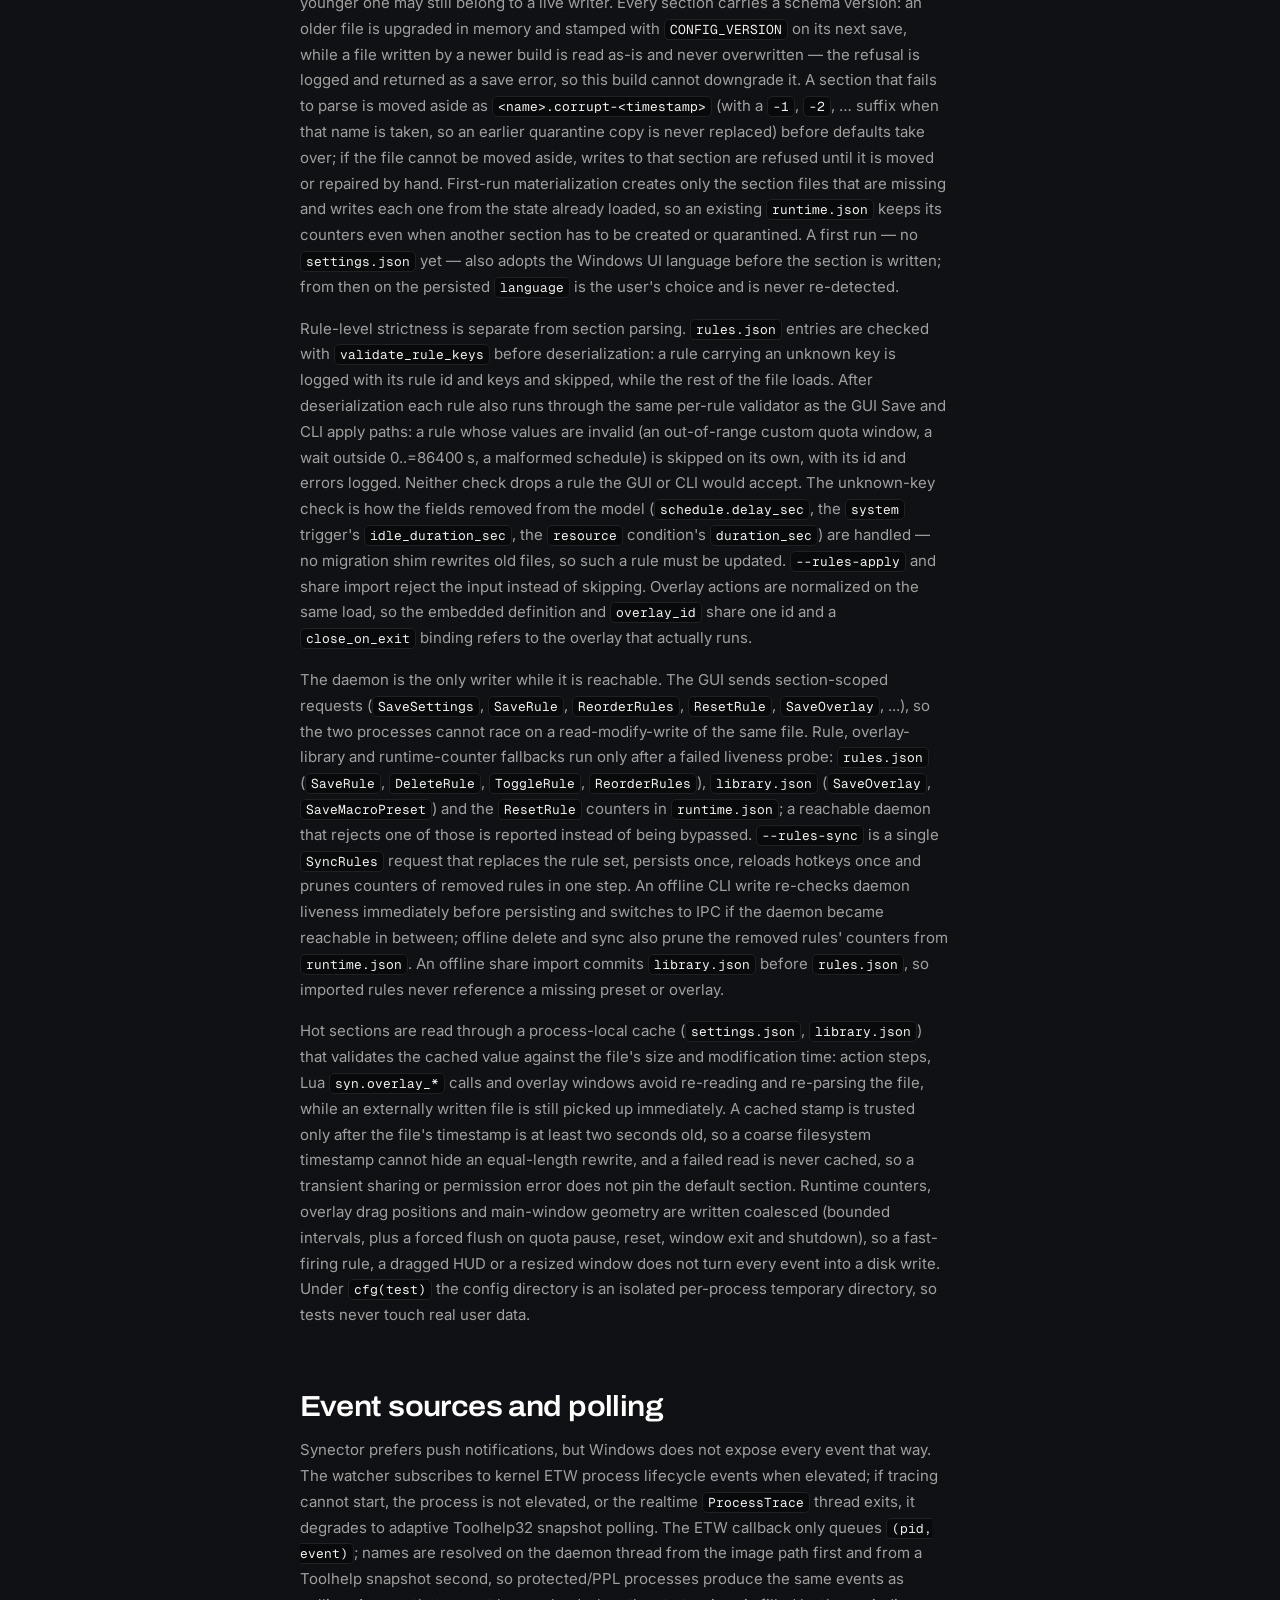
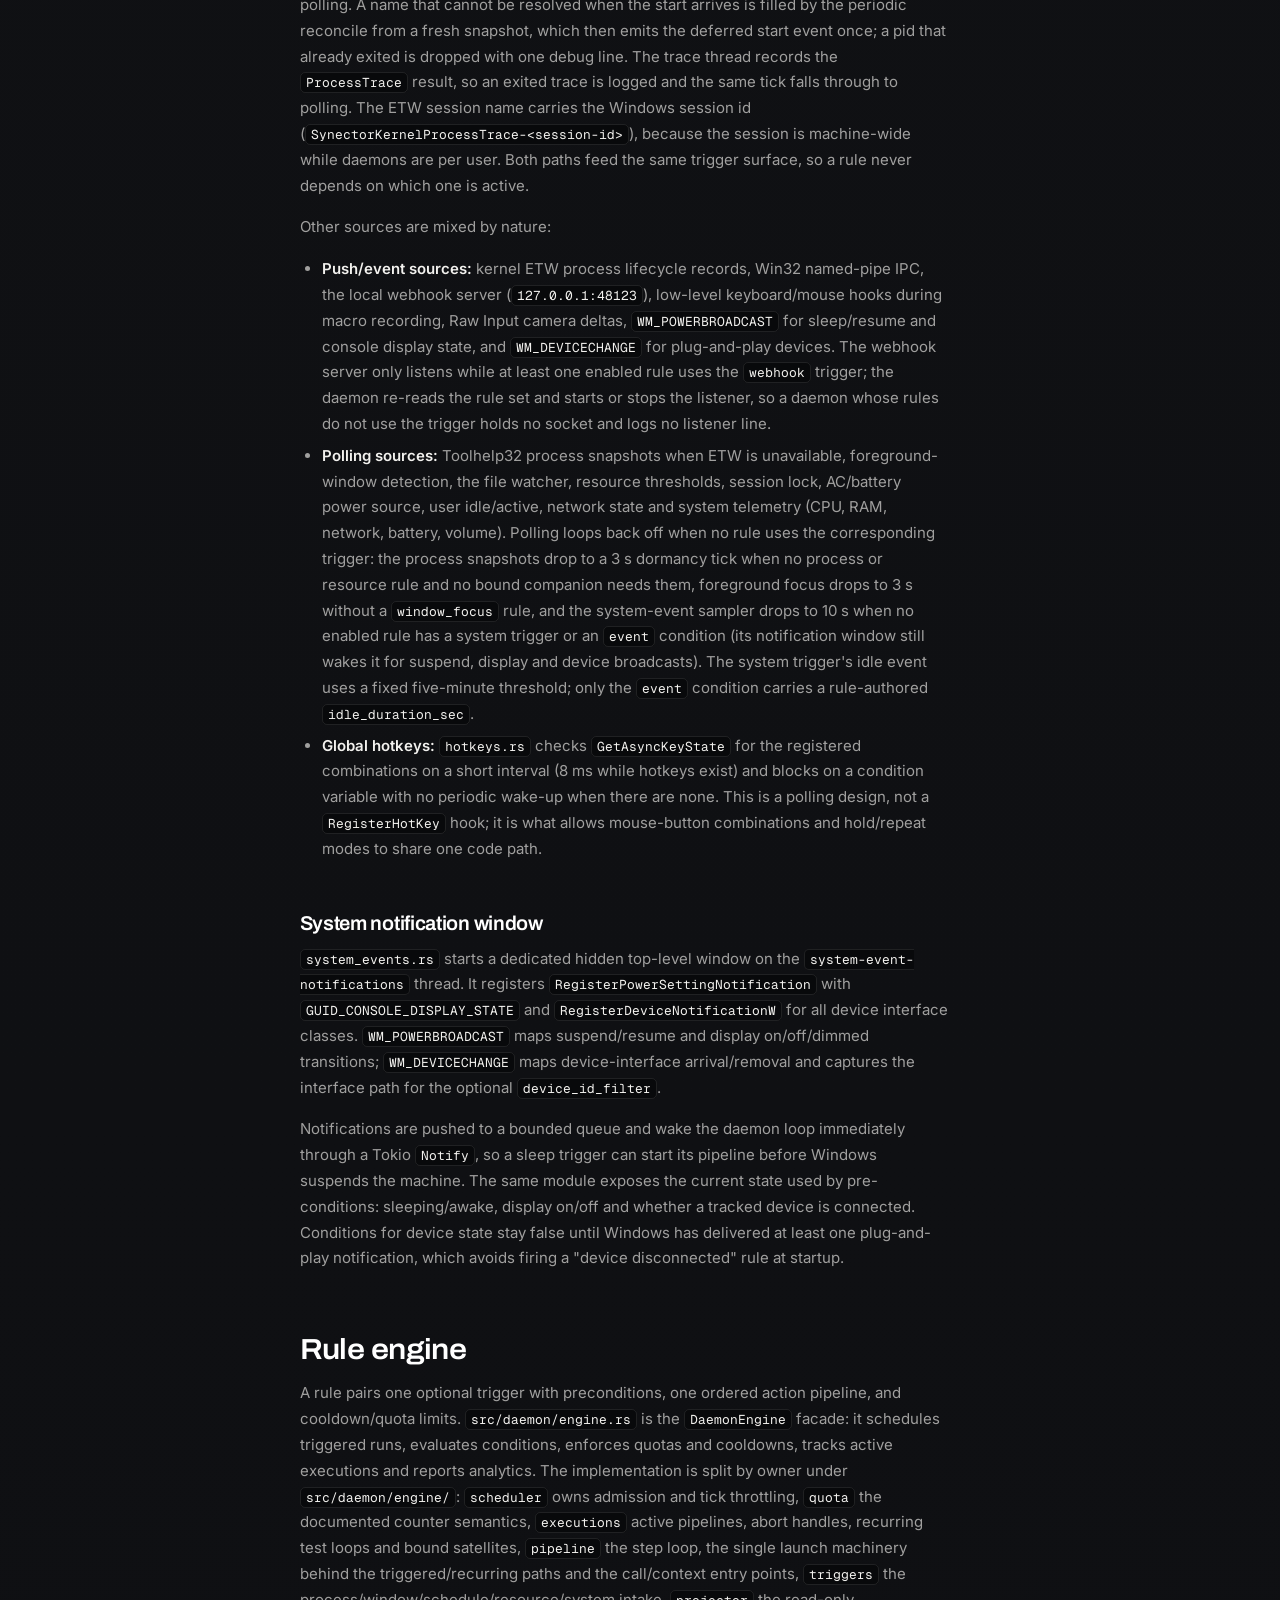
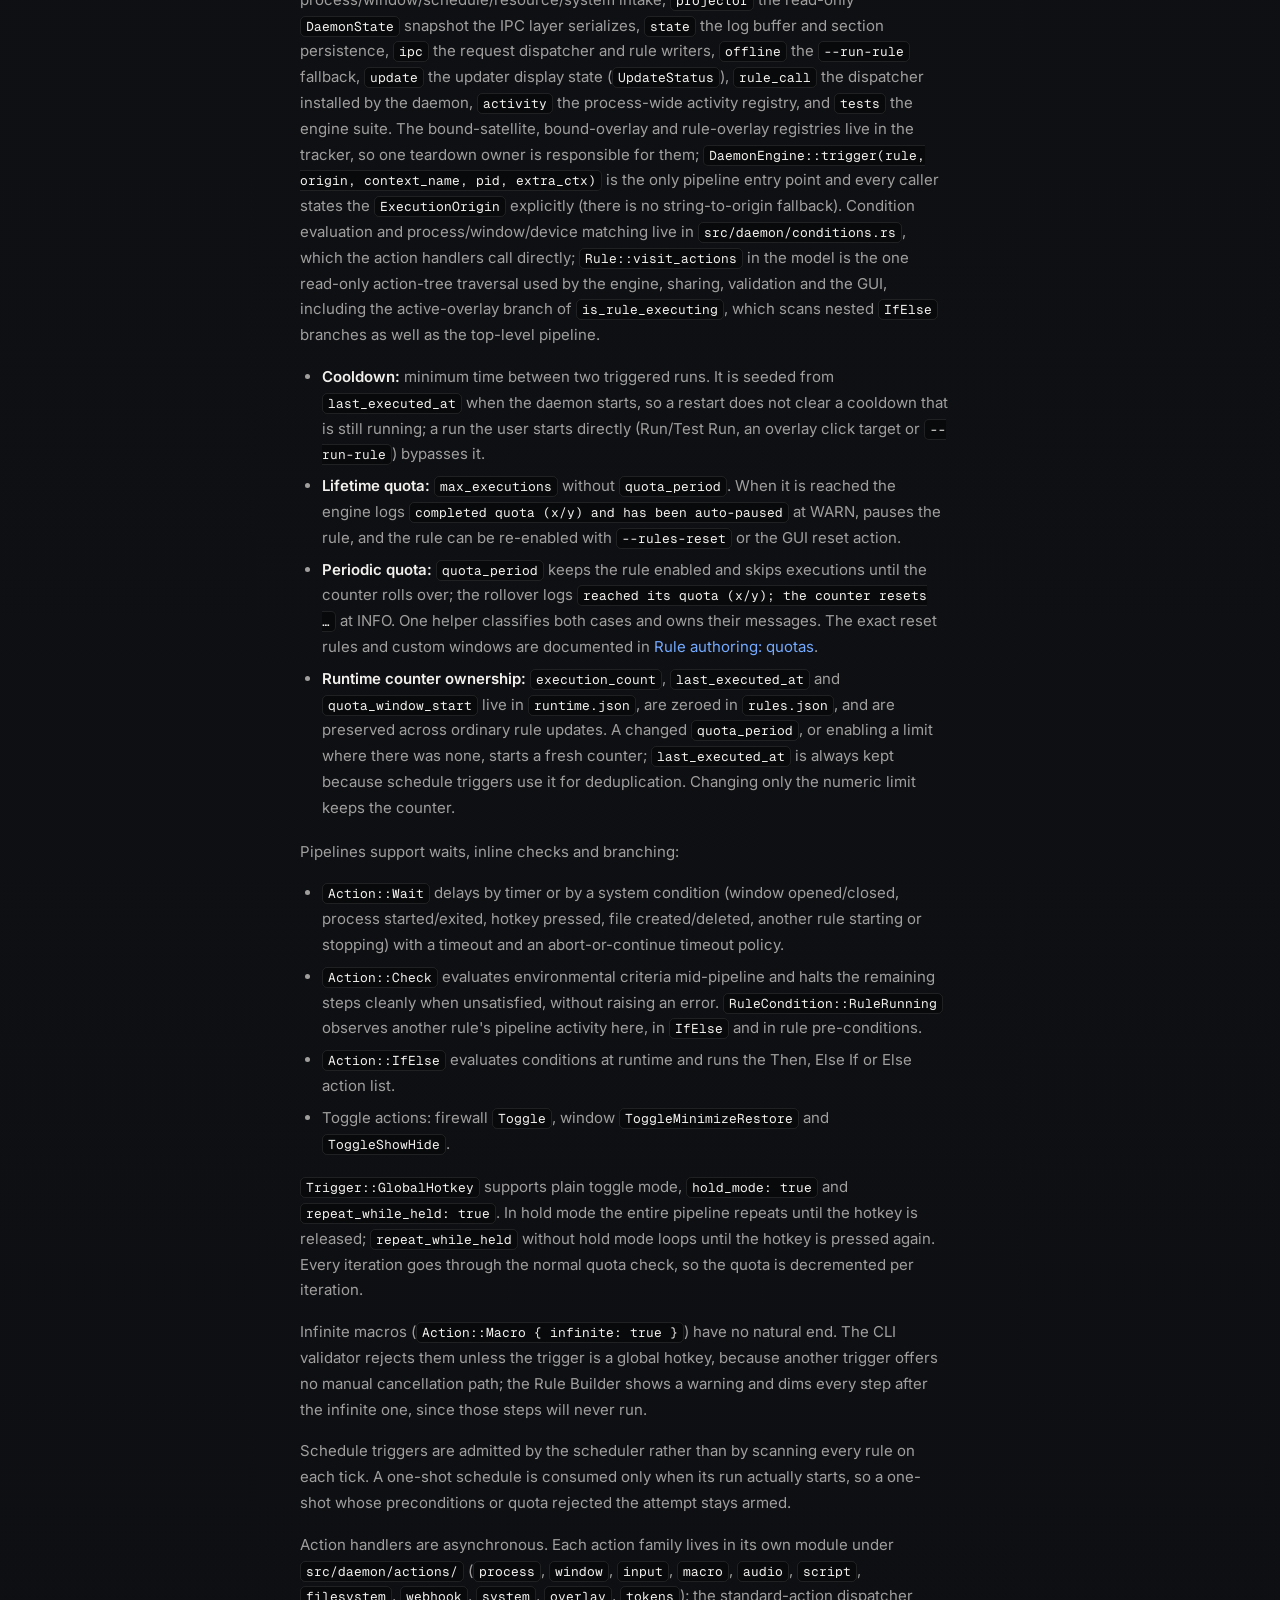
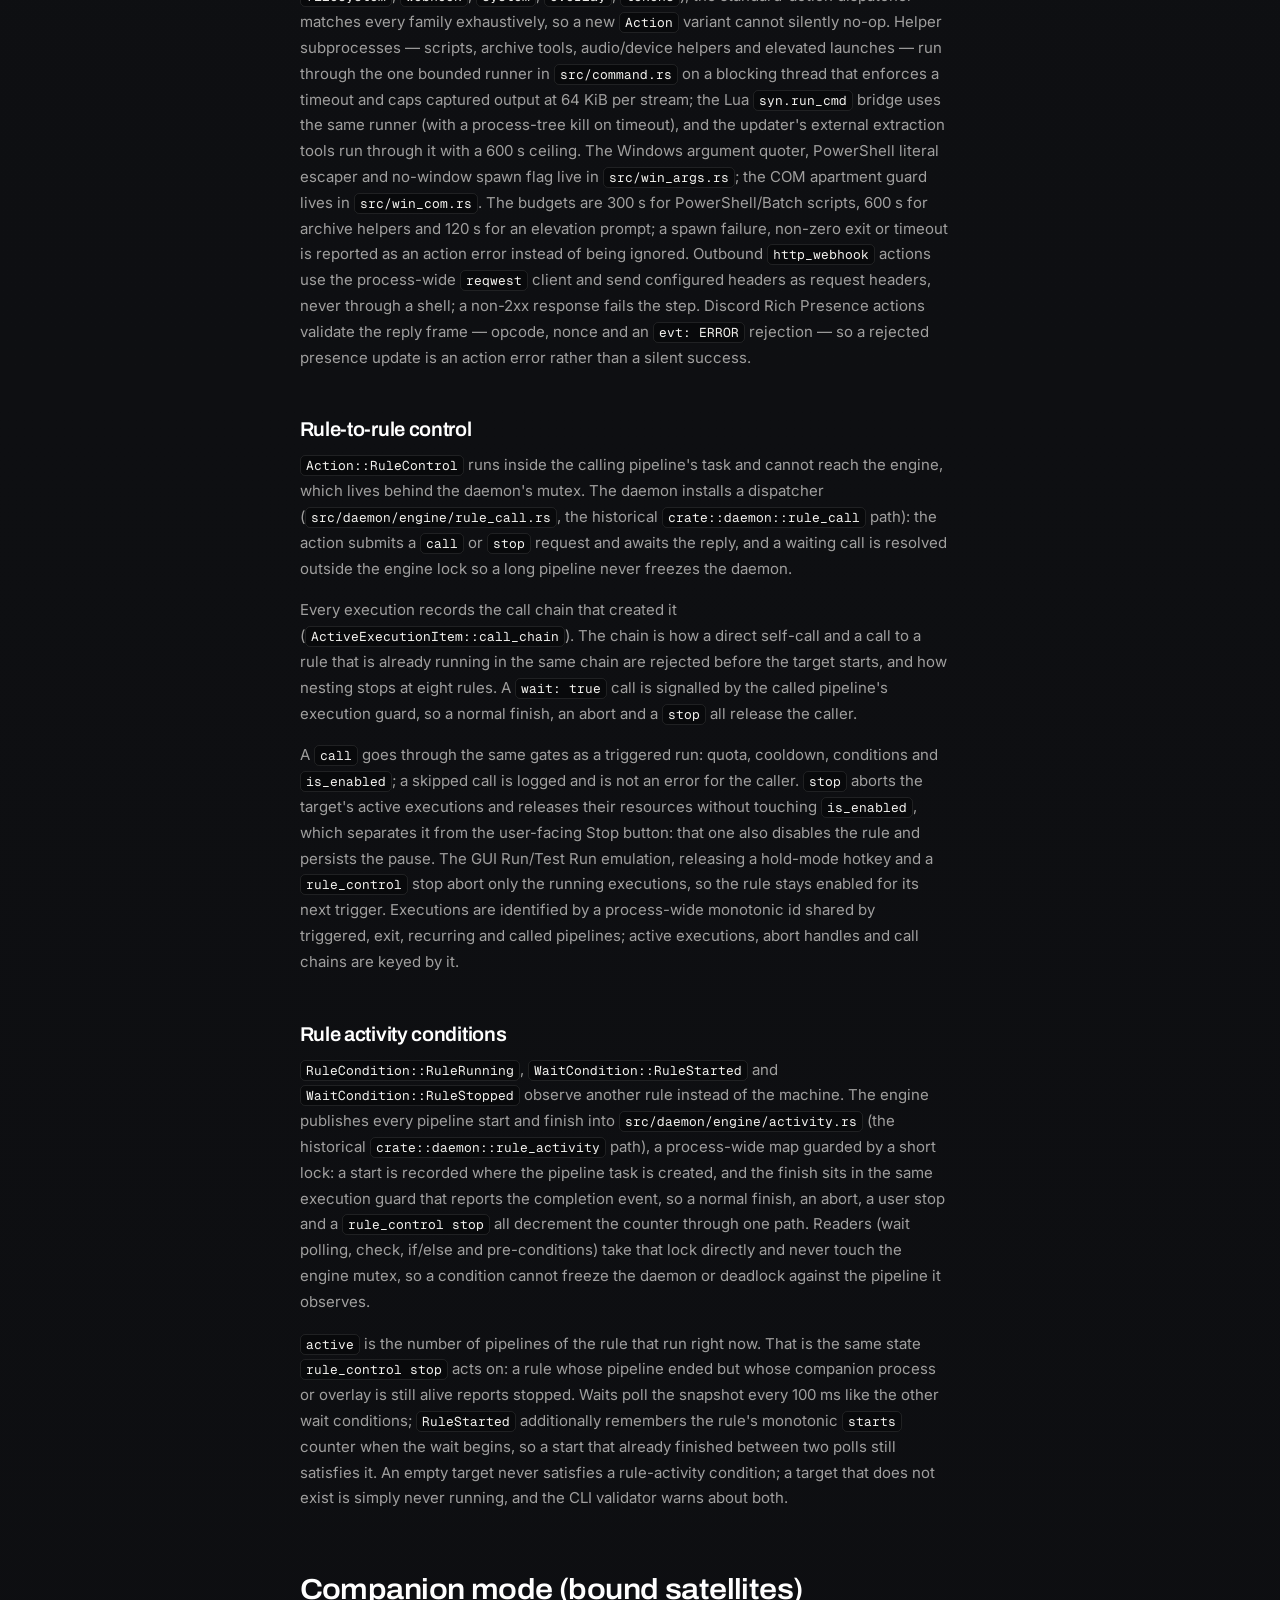
<file: docs/architecture.html>
<!doctype html>
<html lang="en" data-lang="en">
<head>
  <meta charset="utf-8">
  <meta name="viewport" content="width=device-width, initial-scale=1">
  <title>Architecture - Synector documentation</title>
  <meta name="description" content="How Synector is built: two tiers, data flow, rule engine, event sources, overlays, input simulation and updates.">
  <meta name="theme-color" content="#121316">
  <link rel="canonical" href="https://psyattack.github.io/Synector/docs/architecture.html">

  <meta property="og:type" content="article">
  <meta property="og:site_name" content="Synector">
  <meta property="og:title" content="Architecture - Synector documentation">
  <meta property="og:description" content="How Synector is built: two tiers, data flow, rule engine, event sources, overlays, input simulation and updates.">
  <meta property="og:url" content="https://psyattack.github.io/Synector/docs/architecture.html">
  <meta name="twitter:card" content="summary">
  <meta name="twitter:title" content="Architecture - Synector documentation">
  <meta name="twitter:description" content="How Synector is built: two tiers, data flow, rule engine, event sources, overlays, input simulation and updates.">

  <link rel="icon" type="image/png" href="../assets/icon-256.png">
  <link rel="preload" href="../fonts/Archivo-Variable.woff2" as="font" type="font/woff2" crossorigin>
  <link rel="preload" href="../fonts/Inter-Variable.woff2" as="font" type="font/woff2" crossorigin>
  <link rel="stylesheet" href="../styles.css">
  <link rel="stylesheet" href="docs.css">
  <script type="application/ld+json">{"@context": "https://schema.org", "@type": "TechArticle", "headline": "Synector Architecture", "description": "How Synector is built: two tiers, data flow, rule engine, event sources, overlays, input simulation and updates.", "url": "https://psyattack.github.io/Synector/docs/architecture.html", "isPartOf": {"@type": "WebSite", "name": "Synector", "url": "https://psyattack.github.io/Synector/"}}</script>
</head>
<body class="docs-page">
  <a class="skip-link" href="#main">Skip to content</a>

  <header class="docs-header">
    <div class="shell docs-header-inner">
      <a class="brand" href="../index.html" aria-label="Synector">
        <img class="brand-mark" src="../assets/logo.svg" width="30" height="30" alt="">
        <span class="wordmark">SYN<span>ECTOR</span></span>
      </a>
      <span class="docs-divider" aria-hidden="true"></span>
      <span class="docs-label">Documentation</span>
      <nav class="docs-topnav" aria-label="Documentation sections"><a href="index.html">Overview</a><a href="getting-started.html">Start</a><a href="rules.html">Rules</a><a href="scripting.html">Scripting</a><a href="faq.html">FAQ</a></nav>
      <div class="docs-header-actions">
        <a href="../index.html">Product</a>
        <a href="https://github.com/psyattack/Synector">GitHub <span class="ext" aria-hidden="true">↗</span></a>
      </div>
    </div>
  </header>

  <div class="shell docs-shell">
    <aside class="docs-sidebar" aria-label="Documentation">
<div class="docs-side-group">
<p class="docs-side-title">Start</p>
<a class="docs-side-link" href="index.html">Overview</a>
<a class="docs-side-link" href="getting-started.html">Getting started</a>
</div>
<div class="docs-side-group">
<p class="docs-side-title">Guides</p>
<a class="docs-side-link" href="rules.html">Rule authoring</a>
<a class="docs-side-link" href="scripting.html">Lua scripting</a>
<a class="docs-side-link" href="examples.html">Rule examples</a>
<a class="docs-side-link" href="faq.html">FAQ</a>
</div>
<div class="docs-side-group">
<p class="docs-side-title">Internals</p>
<a class="docs-side-link is-active" href="architecture.html">Architecture</a>
</div>
<div class="docs-side-group">
<p class="docs-side-title">Repository</p>
<a class="docs-side-link" href="https://github.com/psyattack/Synector/blob/main/CHANGELOG.md" target="_blank" rel="noopener">Changelog <span class="ext" aria-hidden="true">↗</span></a>
<a class="docs-side-link" href="https://github.com/psyattack/Synector/blob/main/CONTRIBUTING.md" target="_blank" rel="noopener">Contributing <span class="ext" aria-hidden="true">↗</span></a>
<a class="docs-side-link" href="https://github.com/psyattack/Synector/blob/main/SECURITY.md" target="_blank" rel="noopener">Security <span class="ext" aria-hidden="true">↗</span></a>
<a class="docs-side-link" href="https://github.com/psyattack/Synector/blob/main/LICENSE" target="_blank" rel="noopener">License <span class="ext" aria-hidden="true">↗</span></a>
<a class="docs-side-link" href="https://github.com/psyattack/Synector/blob/main/NOTICES.md" target="_blank" rel="noopener">Notices <span class="ext" aria-hidden="true">↗</span></a>
</div>
</aside>
    <main class="docs-main" id="main">
      <div class="docs-breadcrumb"><a href="index.html">Docs</a> / <span>Architecture</span></div>
      <div class="docs-toolbar">
        <span class="docs-en">English</span>
        <a class="docs-edit" href="https://github.com/psyattack/Synector/blob/main/docs/ARCHITECTURE.md">Edit source <span class="ext" aria-hidden="true">↗</span></a>
      </div>
      <article class="docs-article">
<div class="markdown-heading"><h1 class="heading-element">Synector Architecture</h1><a id="synector-architecture" class="anchor" aria-label="Permalink: Synector Architecture" href="#synector-architecture"><span aria-hidden="true" class="octicon octicon-link"></span></a></div>
<p>Synector is a Windows-only automation suite and process supervisor written in Rust. It separates
background execution from user interaction: a tray daemon owns rules, triggers, runtime state and
system monitoring, while the egui desktop GUI is a controlling client that renders daemon state and
edits drafts.</p>
<p>The repository layout (top level only) is in the Project structure section of
<a href="https://github.com/psyattack/Synector/blob/main/README.md">README.md</a>; module-level pointers are in <a href="https://github.com/psyattack/Synector/blob/main/CONTRIBUTING.md">Contributing</a>
("Where changes belong"). This document explains how the pieces behave and why.</p>
<p>Related documents: <a href="index.html">documentation map</a> · <a href="rules.html">rule authoring</a> ·
<a href="examples.html">rule examples</a> · <a href="faq.html">FAQ and troubleshooting</a> · <a href="https://github.com/psyattack/Synector/blob/main/CONTRIBUTING.md">contributing</a>.</p>
<div class="markdown-heading"><h2 class="heading-element">Two tiers</h2><a id="two-tiers" class="anchor" aria-label="Permalink: Two tiers" href="#two-tiers"><span aria-hidden="true" class="octicon octicon-link"></span></a></div>
<pre><code>+-------------------------------------------------------------+
|            Interactive Desktop GUI (eframe / egui)           |
|  - Hardware accelerated, high-DPI                            |
|  - Dark and light palettes                                   |
|  - English and Russian locales (src/i18n)                    |
|  - Rule Builder, Macro Studio, Overlay Studio, Inspector     |
|  - Global search, Analytics and Settings dialogs             |
+--------------------------+----------------------------------+
                           | Windows named pipe
                           | \\.\pipe\Synector_Daemon
+--------------------------v----------------------------------+
|            System tray daemon (Tokio / Win32)                |
|  - Rule engine with quotas, cooldowns and active executions  |
|  - Hybrid ETW / Toolhelp32 process detection                 |
|  - Global hotkeys, file watchers, webhook and system events  |
|  - Audio, display, process, window and memory actions        |
|  - Embedded Lua 5.4.9 runtime                                |
|  - Overlay process supervisor                                |
|  - Tray icon, notifications and background self-update       |
+-------------------------------------------------------------+
</code></pre>
<p>Both tiers are the same executable, selected by command-line flags. They share the domain types in
<code>models</code> and the protocol in <code>ipc::protocol</code>, so a rule is identical on both sides. The daemon is the
only owner of runtime state; the GUI keeps a draft copy for editing and reconciliation.</p>
<div class="markdown-heading"><h2 class="heading-element">Runtime modes</h2><a id="runtime-modes" class="anchor" aria-label="Permalink: Runtime modes" href="#runtime-modes"><span aria-hidden="true" class="octicon octicon-link"></span></a></div>
<div class="table-wrap"><table>
<thead>
<tr>
<th>Invocation</th>
<th>Behavior</th>
</tr>
</thead>
<tbody>
<tr>
<td>no flags</td>
<td>Start <code>--daemon</code> in the background if absent, then open the GUI</td>
</tr>
<tr>
<td><code>--gui</code></td>
<td>Open the GUI; the daemon is started first if it is not running</td>
</tr>
<tr>
<td><code>--daemon</code></td>
<td>Background service only (tray mode; headless if the tray cannot be created)</td>
</tr>
<tr>
<td><code>--status</code></td>
<td>Print daemon status over IPC and exit</td>
</tr>
<tr>
<td><code>--overlay-window &lt;id&gt;</code></td>
<td>Standalone borderless overlay window for one overlay (<code>--calibration</code>, <code>--duration</code>, <code>--override-text</code>, <code>--overlay-data</code>)</td>
</tr>
<tr>
<td><code>--run-rule &lt;rule id&gt;</code></td>
<td>Invoke a rule directly: <code>TestRunRule</code> over IPC when the daemon runs, otherwise an in-process run through the engine's shared step loop; a missing or empty id is a usage error that exits with code 2</td>
</tr>
<tr>
<td><code>--rules-*</code></td>
<td>Rule authoring CLI: validate, apply, sync, list, export, enable/disable, reset, delete, share, import, schema and templates. See <a href="rules.html#commands">Rule authoring: commands</a>.</td>
</tr>
</tbody>
</table></div>
<p>After the overlay fast path and the CLI rule commands, the remaining arguments are validated as
runtime flags. An unknown flag, or a value flag (<code>--run-rule</code>, <code>--overlay-window</code>) with a missing
or empty value, prints <code>error:</code> plus the usage block on stderr and exits with code 2 instead of
starting the GUI behind an elevation prompt. The CLI rule commands keep their own strict parser.</p>
<p>When no daemon answers, <code>--run-rule</code> runs the rule through the engine's shared step loop, so
<code>PrevOutput</code>, <code>StepN.Output</code>, <code>AbortPipeline</code> and <code>stop_on_error</code> behave exactly as in a daemon run.
It applies the same gates as the GUI Run button: the quota and the rule's preconditions are
enforced, while the cooldown and <code>is_enabled</code> are not, so a disabled rule can be tested. The
differences are deliberate consequences of there being no daemon: nothing is persisted (analytics,
runtime counters and a lifetime-quota auto-pause), rule-to-rule control has no dispatcher, and the
context carries <code>ProcessId</code> 0 with no live process path — <code>ProcessName</code> is the rule's
process/window/resource target when it has one and <code>Manual Run</code> otherwise.</p>
<p>Synector runs elevated by default (<code>--no-elevate</code> opts out). Elevation enables kernel ETW process
tracing, UIPI-safe input simulation into elevated applications, and silent highest-privilege logon
autostart through Task Scheduler. The GUI forwards <code>--no-elevate</code> to the daemon it spawns, so the
opt-out covers the whole process tree rather than just the GUI, and reports its own executable path
to the daemon as <code>--gui-exe &lt;path&gt;</code> so a portable update with process masking targets the real
executable after the window is closed (see
<a href="#installation-forms-and-updates">Installation forms and updates</a>).</p>
<p><code>src/app/</code> (entered from <code>src/main.rs</code>) dispatches in a fixed order: standalone overlay windows →
CLI rule commands → update-file cleanup → <code>--status</code>/<code>--run-rule</code> → self-elevation → daemon or GUI.
Runtime flags, overlay companions and CLI command spellings come from one vocabulary table in
<code>src/app/args.rs</code>; the CLI keeps its own parser but a gate test pins that the two spellings sets
agree. Overlay windows are separate
processes and must stay on the fast path; they never touch update files or single-instance mutexes.
CLI rule commands run before elevation because they are console tools.</p>
<p>Daemon liveness is a named-pipe ping (<code>IpcClient::is_daemon_running()</code>), not a single-instance mutex
probe: a mutex only shows that some process holds the name, while the pipe shows that the daemon
answers. Raw mutex probing stays private to <code>SingleInstanceGuard</code>, which uses it for GUI liveness.
A daemon whose tray cannot be created runs headless, but it still exits through the coordinated
shutdown when asked: On App Close rules stop the engine, running overlays are closed synchronously
so their fade-out plays instead of the kill-on-close Job Object ending them, and only then are the
runtime counters and overlay positions flushed. That wiring lives in <code>src/daemon/runtime/</code>:
<code>bootstrap</code> creates the Tokio runtime and installs the rule-control dispatcher, hotkey listener, IPC
server and background loops in their fixed order, <code>loops</code> holds each long-lived loop body, <code>launch</code>
records the <code>--gui-exe</code> path and <code>shutdown</code> owns the signal plus the ordered sequence above.</p>
<div class="markdown-heading"><h2 class="heading-element">Layers</h2><a id="layers" class="anchor" aria-label="Permalink: Layers" href="#layers"><span aria-hidden="true" class="octicon octicon-link"></span></a></div>
<div class="table-wrap"><table>
<thead>
<tr>
<th>Area</th>
<th>Responsibility</th>
</tr>
</thead>
<tbody>
<tr>
<td><code>src/gui/</code></td>
<td>egui views and inspectors (<code>src/gui/views/inspector/</code>), the rules view (<code>src/gui/views/rules_view/</code> behind <code>src/gui/views/rules_view.rs</code>), the overlay studio (<code>src/gui/views/overlay_modal/</code> behind <code>src/gui/views/overlay_modal.rs</code>) and macro studio (<code>src/gui/views/macro_modal/</code> behind <code>src/gui/views/macro_modal.rs</code>) module trees, the catalog modals (<code>src/gui/views/catalogs/</code>), the preset-picker body shared by both studios (<code>src/gui/views/presets.rs</code>), the header bar and its global search overlay (<code>src/gui/views/header_bar.rs</code>, <code>src/gui/views/global_search.rs</code>), the analytics and settings dialogs (<code>src/gui/views/analytics_modal.rs</code>, <code>src/gui/views/settings_modal.rs</code>), the shared catalog shell and GUI primitives (<code>src/gui/components/</code>, including the colour editor in <code>src/gui/components/color_picker.rs</code>, tag pills in <code>src/gui/components/chips.rs</code> and the hand-painted charts in <code>src/gui/components/charts.rs</code>), overlay renderer, macro recorder, and the GUI state hub (<code>src/gui/state.rs</code> facade over <code>src/gui/state/</code>) with its IPC synchronization</td>
</tr>
<tr>
<td>
<code>src/daemon.rs</code>, <code>src/daemon/runtime/</code>
</td>
<td>Daemon tier entry: the module list and <code>run_daemon</code>, with the start-up/loop/shutdown wiring split into <code>bootstrap</code> (runtime creation and fixed install/spawn order), <code>loops</code> (process, window, system-event, schedule, hotkey, file, webhook, coalesced-flush and update-check loops), <code>shutdown</code> (the signal and the coordinated sequence) and <code>launch</code> (the <code>--gui-exe</code> path)</td>
</tr>
<tr>
<td><code>src/daemon/engine/</code></td>
<td>Rule runtime split by owner: <code>scheduler</code>, <code>quota</code>, <code>executions</code>, <code>pipeline</code> (the one pipeline launcher), <code>projector</code>, <code>triggers</code>, <code>state</code>, <code>ipc</code>, <code>offline</code>, <code>update</code> (the updater display state), <code>rule_call</code> (the rule-control dispatcher) and <code>activity</code> (the rule-activity registry), plus the engine suite; <code>src/daemon/engine.rs</code> is the <code>DaemonEngine</code> facade</td>
</tr>
<tr>
<td><code>src/daemon/actions/</code></td>
<td>One module per action family (<code>process</code>, <code>window</code>, <code>input</code>, <code>macro</code>, <code>audio</code>, <code>script</code>, <code>filesystem</code>, <code>webhook</code>, <code>system</code>, <code>overlay</code>, <code>tokens</code>) over the shared bounded runner in <code>src/command.rs</code> and the MTA COM guard in <code>src/win_com.rs</code>; <code>src/daemon/actions.rs</code> is the facade, the control-flow dispatcher and the exhaustive standard-action family dispatcher; command-line/PowerShell quoting lives in <code>src/win_args.rs</code>
</td>
</tr>
<tr>
<td><code>src/daemon/conditions.rs</code></td>
<td>Condition evaluation and process/window/device matching shared by the engine ticks and the action handlers (<code>evaluate_condition</code>, <code>matches_process</code>, <code>device_filter_matches</code>, <code>strip_exe_suffix</code>, foreground-process probe); action code no longer reaches the engine for these</td>
</tr>
<tr>
<td><code>src/daemon/overlay_manager/</code></td>
<td>Overlay child supervision split into <code>supervisor</code>, <code>job</code>, <code>text</code>, <code>monitors</code> and <code>update</code>; <code>src/daemon/overlay_manager.rs</code> re-exports the unchanged surface</td>
</tr>
<tr>
<td>
<code>src/daemon/</code> services</td>
<td>Process watcher, hotkeys, system events, telemetry (<code>src/daemon/telemetry/</code>), the rolling analytics collector (<code>src/daemon/analytics.rs</code>), tray (<code>src/daemon/tray/</code>), file watcher, Lua runner, webhook server, named-pipe server, Discord RPC</td>
</tr>
<tr>
<td><code>src/app/</code></td>
<td>Process entry and dispatch: fixed stage order, the shared argv vocabulary (<code>src/app/args.rs</code>; spellings in <code>src/arg_spellings.rs</code>), daemon spawn, elevation, console reattachment, update-file cleanup, <code>--status</code> and <code>--run-rule</code>
</td>
</tr>
<tr>
<td><code>src/win_args.rs</code></td>
<td>One Windows command-line helper set: UTF-16-equivalent argument splitting/quoting/joining, PowerShell single-quoted literal escaping and the no-window spawn flag shared by the daemon, the app tier, updater, autorun and shortcuts</td>
</tr>
<tr>
<td><code>src/command.rs</code></td>
<td>One bounded subprocess runner and one <code>CommandOutcome</code>: spawn/wait errors keep the action wording, output is capped at 64 KiB per stream with truncation flags, a timeout kills the child (optionally its process tree, used by the Lua <code>syn.run_cmd</code> bridge), and <code>ensure_success</code> centralises the utility timeout/exit-code wording. The updater's external extraction tools run through the same bounded runner (600 s ceiling)</td>
</tr>
<tr>
<td><code>src/win_com.rs</code></td>
<td>One COM apartment guard (MTA or STA, infallible or fallible) shared by action audio, telemetry audio and shortcut creation; it uninitialises only when <code>CoInitializeEx</code> returned <code>S_OK</code>, so a thread another component already initialised is never decremented</td>
</tr>
<tr>
<td><code>src/daemon/engine/rule_call.rs</code></td>
<td>Rule-to-rule control channel between <code>Action::RuleControl</code> and the engine dispatcher; the historical <code>crate::daemon::rule_call</code> module path is kept as a re-export</td>
</tr>
<tr>
<td><code>src/daemon/engine/activity.rs</code></td>
<td>Process-wide running-pipeline snapshot behind rule-activity conditions; the historical <code>crate::daemon::rule_activity</code> module path is kept as a re-export</td>
</tr>
<tr>
<td><code>src/ipc/</code></td>
<td>Named-pipe client, the shared request/response protocol, the one framing implementation both sides use, and the overlay wire encoding</td>
</tr>
<tr>
<td><code>src/models/</code></td>
<td>Domain model: <code>Rule</code>, <code>Trigger</code>, <code>Action</code>, conditions, overlays, macro presets, quotas, raw-key/schedule validation, the shared action-tree visitor (<code>Rule::visit_actions</code>), the analytics snapshot wire types (<code>src/models/analytics.rs</code>) and the generated rule schema (<code>src/models.rs</code> is the facade)</td>
</tr>
<tr>
<td><code>src/validation.rs</code></td>
<td>Structural rule validation and non-blocking warnings shared by the CLI, config loading, engine mutations and the GUI save path</td>
</tr>
<tr>
<td><code>src/cli/</code></td>
<td>Command-line rule authoring: argument parser, command bodies, upsert/sync planning, share codes, JSON envelopes and the daemon/offline target selection in <code>src/cli/target.rs</code>, which also owns the one IPC round-trip adapter behind the command-specific <code>*_via_daemon</code> functions and the one post-snapshot offline→daemon transition helper (<code>src/cli.rs</code> is the facade)</td>
</tr>
<tr>
<td><code>src/config/</code></td>
<td>Split configuration persistence: storage policy, caches and the four section modules (<code>src/config.rs</code> is the facade)</td>
</tr>
<tr>
<td><code>src/i18n/</code></td>
<td>Locale registry and the Windows UI-language detection (<code>src/i18n.rs</code>), the flat <code>Strings</code> declaration (<code>src/i18n/strings.rs</code>) and the English/Russian string catalogs</td>
</tr>
<tr>
<td><code>src/autorun.rs</code></td>
<td>Task Scheduler autostart registration</td>
</tr>
<tr>
<td><code>src/updater/</code></td>
<td>GitHub release checks, asset selection, SHA-256 verification, portable self-replacement, silent installer updates and stale update-file/<code>.old</code> executable cleanup (<code>src/updater.rs</code> is the facade over <code>release</code>, <code>install_mode</code>, <code>portable</code>, <code>install</code>, <code>apply</code>, <code>temp</code> and <code>util</code>)</td>
</tr>
<tr>
<td><code>src/sharing/</code></td>
<td>
<code>SYN1:</code> Brotli + Base64 share codes split by stage (<code>format</code>, <code>payload</code>, <code>encode</code>, <code>decode</code>, <code>import</code>, <code>assets</code>; <code>src/sharing.rs</code> is the facade): SHA-256 prefix, library dependency bundling, bounded decode</td>
</tr>
<tr>
<td><code>src/clipboard.rs</code></td>
<td>One system-clipboard helper set (<code>copy_text_to_clipboard</code>, <code>read_text</code>) shared by the share flow, the inspector and token expansion</td>
</tr>
<tr>
<td><code>src/shortcut.rs</code></td>
<td>Windows <code>.lnk</code> generation for direct rule launch, written through <code>IShellLink</code>; a same-named foreign shortcut is never overwritten (a rule-id-suffixed name is used instead)</td>
</tr>
<tr>
<td><code>src/single_instance.rs</code></td>
<td>Named mutex guards for daemon and GUI</td>
</tr>
</tbody>
</table></div>
<div class="markdown-heading"><h3 class="heading-element">Design tokens and skins</h3><a id="design-tokens-and-skins" class="anchor" aria-label="Permalink: Design tokens and skins" href="#design-tokens-and-skins"><span aria-hidden="true" class="octicon octicon-link"></span></a></div>
<p>The GUI reads every colour and every geometry value from one token layer, <code>src/gui/theme.rs</code>
(facade over <code>src/gui/theme/</code>). <code>tokens</code> owns the dark and light palettes and the resolved
<code>Tokens</code> value a view reads; <code>skin</code> owns the geometry, density and stroke metrics; <code>style</code> derives
egui's <code>Visuals</code>, spacing and text styles from both; <code>motion</code> owns the platform motion permission;
<code>paint</code> holds the shared painting helpers and <code>fonts</code> registers the bundled type stacks.</p>
<p>The palette and the skin are independent axes: switching one never changes the other. A view
asks for a role (<code>t.sunken</code>), a helper (<code>t.hairline()</code>) or a metric (<code>t.metrics().card_radius</code>)
rather than branching on either, which is what lets a second visual generation ship as a new
metrics value instead of a second view tree. The few surfaces that genuinely compose differently
per generation — the filter cells, the appearance previews — read <code>Metrics::skin</code> for that one
branch, never to pick a colour.</p>
<p>A skin owns geometry (radii, control and bar heights), strokes, elevation (<code>Shadow</code>) and motion
(<code>Motion</code>). The type and colour voice is shared: both generations keep the mono-caps labels and the
Archivo display face, and both palettes are orthogonal to the skin, so both skins must stay
readable in both. The generations differ in how they compose chrome: the classic one keeps flat,
opaque panels with square cards, while the modern one lifts tinted translucent surfaces
(<code>Tokens::raised</code>, <code>Tokens::surface</code>) and draws the selected filter cell as a lifted pill instead
of an inverted block. The modern generation is the default; the classic one stays selectable from
Settings (<code>ui_skin</code>).</p>
<p>A user accent (<code>settings.accent</code>) re-tints <code>Palette::accent</code>, derives a readable <code>accent_ink</code> from
it and tints the selection background; an accent change is applied at once instead of fading,
because a fade would chase the colour picker's drag. Omitting the value keeps the palette's own
accent, and the Settings reset button clears the override.</p>
<p>Windows can decide two things here: the interface language once, and the palette continuously if
asked to. The first launch adopts the Windows UI language (<code>Language::system</code> from
<code>GetUserDefaultUILanguage</code>, mapped onto the shipped catalogs: Russian for <code>LANG_RUSSIAN</code>, English for
everything else) and persists it with the section it materializes; every later launch keeps the
persisted choice. The palette stays the user's unless <code>follow_system_theme</code> is on (it is off by
default): the GUI then renders the palette Windows applies to its own apps and re-reads it at most
once a second, so a switch made in Windows is picked up without a restart. That palette comes from
<code>AppTheme::system</code> (<code>AppsUseLightTheme</code> under <code>HKCU\…\Themes\Personalize</code>), the same lookup the
daemon uses to shade the tray menu, and it is the palette <code>Settings::effective_theme</code> reports; a
missing or unreadable value keeps the configured <code>theme</code>. Picking a palette by hand turns the switch
off, and the switch itself stores the palette currently on screen as <code>theme</code> — that field is both the
explicit fallback and the effective palette. Neither the adopted palette nor the switch raises the
theme toast: automatic switching is not a user edit and writes nothing to disk.</p>
<p>Motion has two owners: the skin sets the durations, and <code>theme::motion</code> asks Windows whether client
area animations are enabled (<code>SPI_GETCLIENTAREAANIMATION</code>, cached for the process). When the system
says no, every duration collapses to zero, transitions return their target immediately and no
transition schedules a repaint. Components animate user-triggered state only — hover, press, a
drawer, a dialog, a drop indicator — never decoration. A palette change additionally cross-fades
the colour roles (<code>Palette::lerp</code>, 0.18 s): views read the blended palette while the fade runs, and
each frame re-derives the native widget visuals until it settles, when the target visuals are
applied once more. A skin change never fades colours, because the palette is unchanged.</p>
<p><code>src/gui/theme.rs</code> also owns one convention test, <code>views_never_pick_a_literal_frame_radius</code>: it
walks <code>src/gui/views/**</code> and fails if a <code>Frame</code> carries a literal corner radius instead of a skin
helper, so the sweep cannot erode unnoticed.</p>
<p>The window backdrop (<code>theme::paint_backdrop</code>) is painted once behind every panel. The classic skin
paints the flat page colour; the modern skin paints a quiet two-stop wash derived from the palette,
which its translucent panels (<code>surface_alpha</code>) let through. Nothing decorative is painted on top of
it.</p>
<div class="markdown-heading"><h2 class="heading-element">Window shell, dialogs and global search</h2><a id="window-shell-dialogs-and-global-search" class="anchor" aria-label="Permalink: Window shell, dialogs and global search" href="#window-shell-dialogs-and-global-search"><span aria-hidden="true" class="octicon octicon-link"></span></a></div>
<p>The main window has no navigation tabs: the rules list is the only page, and the header owns the
one rules search field, centered between the wordmark and the window caption buttons. The field is
deliberately background-free with only an outline, and sized to the glyph buttons beside it, so it
reads as title-bar chrome rather than as a form; every other search field in the app (settings,
catalogs, process picker, analytics logs) reuses the same outlined chrome, while widths and heights
stay per call site. The analytics and settings surfaces are base-class dialogs
(<code>src/gui/components/modal.rs</code>) opened from two glyph buttons right of the field. A dialog joins
<code>GuiState::is_modal_open()</code>, opens with the shared scrim and animation, and opening one surrenders
the search focus so typing cannot land in the field behind the scrim.</p>
<p>Typing a query opens the global search overlay instead of a plain dropdown: a scrim <code>Area</code> covers
everything below the header while a results panel groups matches by the surface that can consume
them — rules, settings, the activity log, actions, triggers, conditions, overlay presets and macro
presets — with a count and up to three previews each. Applying a group keeps the query in the
header for rules (which are already filtered behind the panel) and transfers it into the target's
own search field for every other surface: the settings dialog, the analytics log filter, a
rule-builder catalog over a fresh or current draft, the overlay studio's preset picker, or the
Macro Studio opened on a draft rule with the matched preset attached and its preset picker filtered.
The overlay is not a <code>Modal</code>: the header field stays visible and editable, and Escape closes the
results first, then clears the query.</p>
<p>The analytics dashboard reads daemon-owned data. <code>src/daemon/analytics.rs</code> keeps a rolling
24-hour window bucketed by local wall-clock hour — the current hour plus the 24 before it — with
runs, outcomes, per-source and per-rule counts, and the last two minutes of CPU/RAM samples. The
one-second runtime flush loop takes those two numbers with a CPU/RAM-only probe (no battery read,
no COM audio endpoint) outside the engine lock, and the dashboard draws the last minute of them.
The same tick samples the daemon's own CPU share, private working set and disk throughput from the
process I/O counters (<code>DaemonUsage</code>), shown as one line in the SYSTEM LOAD card; network and GPU
are deliberately absent because Windows exposes no cheap per-process counter for either and a
daemon's share of them is effectively zero.
The shared step loop reports every finished pipeline once (<code>PipelineOutcome</code>), so an error that
does not halt a pipeline still counts; a run that never reports an outcome is recorded as aborted
by its execution guard, so a user stop, a replaced run and a stopped recurring cycle are counted in
one place. The GUI polls one narrow
<code>GetAnalytics</code> request per second only while its dialog is open; the ordinary state snapshot does
not carry the analytics payload. The dashboard paints charts with
<code>src/gui/components/charts.rs</code> on <code>Tokens</code> roles and <code>Tokens::series</code>, so there is no plotting
dependency and both palettes and a custom accent stay coherent.</p>
<div class="markdown-heading"><h2 class="heading-element">Data flow</h2><a id="data-flow" class="anchor" aria-label="Permalink: Data flow" href="#data-flow"><span aria-hidden="true" class="octicon octicon-link"></span></a></div>
<ol>
<li>The GUI reads state over IPC and holds an editable draft with undo/redo history.</li>
<li>Mutations are queued to one IPC worker thread and sent as <code>IpcRequest</code> values; the daemon
validates them, applies them to its in-memory <code>AppConfig</code> aggregate and persists only the
affected config section under <code>%LOCALAPPDATA%\Synector\</code>. The editable draft is discarded only
after the daemon confirms the mutation; a rejected or failed mutation keeps the draft open and
reports the error. Every other GUI round-trip goes through the same worker too — testing a step,
terminating a process, saving settings, preset-library writes, overlay-preview show/hide, the
calibration position poll and the analytics dashboard poll — so the render loop never blocks on
the named pipe; the frame thread only enqueues and applies results, and the latest result wins.</li>
<li>The daemon executes rules and streams status, telemetry and execution snapshots back, so the GUI
reflects engine state without owning it. A sustained daemon outage (three failed polls plus a
one-second quiet period) is logged and shown as an offline toast instead of being collapsed into
a retry counter, and the window stays open with the offline state so unsaved drafts survive.</li>
<li>Overlay windows are separate GPU-accelerated processes supervised by the daemon; the GUI only
edits their definitions.</li>
</ol>
<p>IPC round-trips are bounded. A client call gets 5 s (750 ms for the liveness ping, 60 s for an
inline <code>TestStep</code>), a busy pipe (<code>ERROR_PIPE_BUSY</code>) is retried briefly because another process may
be connecting to the single listening instance, and a missing pipe is re-checked a few times before
it counts as absent. A call that exceeds its bound cancels its blocked worker
(<code>CancelSynchronousIo</code>) and joins it, so the pipe handle is released and repeated timeouts cannot
accumulate threads; the next call opens a fresh instance. During GUI exit the round-trips share a
1.5 s shutdown budget, window geometry is persisted first, and a spent budget returns immediately
instead of waiting out another timeout. The typed transport error separates <code>Unavailable</code> (the pipe
does not exist) from <code>Busy</code>/<code>Timeout</code> (the daemon is alive but not answering); only <code>Unavailable</code>
is proof that the daemon is offline, so a slow or busy daemon never triggers an offline fallback.
Frames are capped at 16 MiB in both directions: the client rejects an over-cap response length
before reading the body, and the daemon replaces an oversized response (an implausibly large state
snapshot) with a small <code>Error</code> response so the caller reports an error instead of losing the
connection.</p>
<div class="markdown-heading"><h2 class="heading-element">Configuration storage</h2><a id="configuration-storage" class="anchor" aria-label="Permalink: Configuration storage" href="#configuration-storage"><span aria-hidden="true" class="octicon octicon-link"></span></a></div>
<p>The configuration is split into four independent, versioned JSON files in
<code>%LOCALAPPDATA%\Synector\</code> (relocatable through <code>SYNECTOR_CONFIG_DIR</code> for portable or isolated runs).
The sections and their user-facing contents are listed in
<a href="https://github.com/psyattack/Synector/blob/main/README.md#configuration">configuration reference</a>; this section covers how they are written.
<code>AppConfig</code> exists only in memory: it is assembled from the sections on load and exchanged over IPC,
never written as one document. This keeps write volume proportional to what changed.</p>
<p>Every write goes through a temporary file that is flushed and renamed over the target, so a crash
mid-write cannot truncate user data; <code>&lt;section&gt;.&lt;pid&gt;.tmp</code> files left behind by a writer that died
before the rename are swept once they are five minutes old, because a younger one may still belong
to a live writer. Every section carries a schema version: an older file is upgraded in memory and
stamped with <code>CONFIG_VERSION</code> on its next save, while a file written by a newer build is read as-is
and never overwritten — the refusal is logged and returned as a save error, so this build cannot
downgrade it. A section that fails to parse is moved aside as <code>&lt;name&gt;.corrupt-&lt;timestamp&gt;</code> (with a
<code>-1</code>, <code>-2</code>, … suffix when that name is taken, so an earlier quarantine copy is never replaced)
before defaults take over; if the file cannot be moved aside, writes to that section are refused
until it is moved or repaired by hand. First-run materialization creates only the section files
that are missing and writes each one from the state already loaded, so an existing <code>runtime.json</code>
keeps its counters even when another section has to be created or quarantined. A first run — no
<code>settings.json</code> yet — also adopts the Windows UI language before the section is written; from then
on the persisted <code>language</code> is the user's choice and is never re-detected.</p>
<p>Rule-level strictness is separate from section parsing. <code>rules.json</code> entries are checked with
<code>validate_rule_keys</code> before deserialization: a rule carrying an unknown key is logged with its rule
id and keys and skipped, while the rest of the file loads. After deserialization each rule also runs
through the same per-rule validator as the GUI Save and CLI apply paths: a rule whose values are
invalid (an out-of-range custom quota window, a wait outside 0..=86400 s, a malformed schedule) is
skipped on its own, with its id and errors logged. Neither check drops a rule the GUI or CLI would
accept. The unknown-key check is how the fields removed from the model (<code>schedule.delay_sec</code>, the
<code>system</code> trigger's <code>idle_duration_sec</code>, the <code>resource</code> condition's <code>duration_sec</code>) are handled — no
migration shim rewrites old files, so such a rule must be updated. <code>--rules-apply</code> and share import
reject the input instead of skipping. Overlay actions are normalized on the same load, so the
embedded definition and <code>overlay_id</code> share one id and a <code>close_on_exit</code> binding refers to the
overlay that actually runs.</p>
<p>The daemon is the only writer while it is reachable. The GUI sends section-scoped requests
(<code>SaveSettings</code>, <code>SaveRule</code>, <code>ReorderRules</code>, <code>ResetRule</code>, <code>SaveOverlay</code>, ...), so the two processes
cannot race on a read-modify-write of the same file. Rule, overlay-library and runtime-counter
fallbacks run only after a failed liveness probe: <code>rules.json</code> (<code>SaveRule</code>, <code>DeleteRule</code>,
<code>ToggleRule</code>, <code>ReorderRules</code>), <code>library.json</code> (<code>SaveOverlay</code>, <code>SaveMacroPreset</code>) and the <code>ResetRule</code>
counters in <code>runtime.json</code>; a reachable daemon that rejects one of those is reported instead of being
bypassed. <code>--rules-sync</code> is a single <code>SyncRules</code> request that replaces the rule set, persists once,
reloads hotkeys once and prunes counters of removed rules in one step. An offline CLI write re-checks
daemon liveness immediately before persisting and switches to IPC if the daemon became reachable in
between; offline delete and sync also prune the removed rules' counters from <code>runtime.json</code>. An
offline share import commits <code>library.json</code> before <code>rules.json</code>, so imported rules never reference a
missing preset or overlay.</p>
<p>Hot sections are read through a process-local cache (<code>settings.json</code>, <code>library.json</code>) that validates
the cached value against the file's size and modification time: action steps, Lua <code>syn.overlay_*</code>
calls and overlay windows avoid re-reading and re-parsing the file, while an externally written file
is still picked up immediately. A cached stamp is trusted only after the file's timestamp is at
least two seconds old, so a coarse filesystem timestamp cannot hide an equal-length rewrite, and a
failed read is never cached, so a transient sharing or permission error does not pin the default
section. Runtime counters, overlay drag positions and main-window geometry are written coalesced
(bounded intervals, plus a forced flush on quota pause, reset, window exit and shutdown), so a
fast-firing rule, a dragged HUD or a resized window does not turn every event into a disk write.
Under <code>cfg(test)</code> the config directory is an isolated per-process temporary directory, so tests
never touch real user data.</p>
<div class="markdown-heading"><h2 class="heading-element">Event sources and polling</h2><a id="event-sources-and-polling" class="anchor" aria-label="Permalink: Event sources and polling" href="#event-sources-and-polling"><span aria-hidden="true" class="octicon octicon-link"></span></a></div>
<p>Synector prefers push notifications, but Windows does not expose every event that way. The watcher
subscribes to kernel ETW process lifecycle events when elevated; if tracing cannot start, the
process is not elevated, or the realtime <code>ProcessTrace</code> thread exits, it degrades to adaptive
Toolhelp32 snapshot polling. The ETW callback only queues <code>(pid, event)</code>; names are resolved on the
daemon thread from the image path first and from a Toolhelp snapshot second, so protected/PPL
processes produce the same events as polling. A name that cannot be resolved when the start arrives
is filled by the periodic reconcile from a fresh snapshot, which then emits the deferred start
event once; a pid that already exited is dropped with one debug line. The trace thread records the
<code>ProcessTrace</code> result, so an exited trace is logged and the same tick falls through to polling. The ETW session name carries
the Windows session id (<code>SynectorKernelProcessTrace-&lt;session-id&gt;</code>), because the session is
machine-wide while daemons are per user. Both paths feed the same trigger surface, so a rule never
depends on which one is active.</p>
<p>Other sources are mixed by nature:</p>
<ul>
<li>
<strong>Push/event sources:</strong> kernel ETW process lifecycle records, Win32 named-pipe IPC, the local
webhook server (<code>127.0.0.1:48123</code>), low-level keyboard/mouse hooks during macro recording, Raw
Input camera deltas, <code>WM_POWERBROADCAST</code> for sleep/resume and console display state, and
<code>WM_DEVICECHANGE</code> for plug-and-play devices. The webhook server only listens while at least one
enabled rule uses the <code>webhook</code> trigger; the daemon re-reads the rule set and starts or stops the
listener, so a daemon whose rules do not use the trigger holds no socket and logs no listener line.</li>
<li>
<strong>Polling sources:</strong> Toolhelp32 process snapshots when ETW is unavailable, foreground-window
detection, the file watcher, resource thresholds, session lock, AC/battery power source,
user idle/active, network state and system telemetry (CPU, RAM, network, battery, volume).
Polling loops back off when no rule uses the corresponding trigger: the process snapshots drop to
a 3 s dormancy tick when no process or resource rule and no bound companion needs them, foreground
focus drops to 3 s without a <code>window_focus</code> rule, and the system-event sampler drops to 10 s when
no enabled rule has a system trigger or an <code>event</code> condition (its notification window still wakes
it for suspend, display and device broadcasts). The system trigger's idle
event uses a fixed five-minute threshold; only the <code>event</code> condition carries a rule-authored
<code>idle_duration_sec</code>.</li>
<li>
<strong>Global hotkeys:</strong> <code>hotkeys.rs</code> checks <code>GetAsyncKeyState</code> for the registered combinations on a
short interval (8 ms while hotkeys exist) and blocks on a condition variable with no periodic
wake-up when there are none. This is a polling design, not a <code>RegisterHotKey</code> hook; it is what
allows mouse-button combinations and hold/repeat modes to share one code path.</li>
</ul>
<div class="markdown-heading"><h3 class="heading-element">System notification window</h3><a id="system-notification-window" class="anchor" aria-label="Permalink: System notification window" href="#system-notification-window"><span aria-hidden="true" class="octicon octicon-link"></span></a></div>
<p><code>system_events.rs</code> starts a dedicated hidden top-level window on the
<code>system-event-notifications</code> thread. It registers <code>RegisterPowerSettingNotification</code> with
<code>GUID_CONSOLE_DISPLAY_STATE</code> and <code>RegisterDeviceNotificationW</code> for all device interface classes.
<code>WM_POWERBROADCAST</code> maps suspend/resume and display on/off/dimmed transitions;
<code>WM_DEVICECHANGE</code> maps device-interface arrival/removal and captures the interface path for the
optional <code>device_id_filter</code>.</p>
<p>Notifications are pushed to a bounded queue and wake the daemon loop immediately through a Tokio
<code>Notify</code>, so a sleep trigger can start its pipeline before Windows suspends the machine. The same
module exposes the current state used by pre-conditions: sleeping/awake, display on/off and whether
a tracked device is connected. Conditions for device state stay false until Windows has delivered at
least one plug-and-play notification, which avoids firing a "device disconnected" rule at startup.</p>
<div class="markdown-heading"><h2 class="heading-element">Rule engine</h2><a id="rule-engine" class="anchor" aria-label="Permalink: Rule engine" href="#rule-engine"><span aria-hidden="true" class="octicon octicon-link"></span></a></div>
<p>A rule pairs one optional trigger with preconditions, one ordered action pipeline, and
cooldown/quota limits. <code>src/daemon/engine.rs</code> is the <code>DaemonEngine</code> facade: it schedules
triggered runs, evaluates conditions, enforces quotas and cooldowns, tracks active executions and
reports analytics. The implementation is split by owner under <code>src/daemon/engine/</code>: <code>scheduler</code>
owns admission and tick throttling, <code>quota</code> the documented counter semantics, <code>executions</code> active
pipelines, abort handles, recurring test loops and bound satellites, <code>pipeline</code> the step loop, the
single launch machinery behind the triggered/recurring paths and the call/context entry points,
<code>triggers</code> the process/window/schedule/resource/system intake, <code>projector</code> the read-only
<code>DaemonState</code> snapshot the IPC layer serializes, <code>state</code> the log buffer and section persistence,
<code>ipc</code> the request dispatcher and rule writers, <code>offline</code> the <code>--run-rule</code> fallback, <code>update</code> the
updater display state (<code>UpdateStatus</code>), <code>rule_call</code> the dispatcher installed by the daemon,
<code>activity</code> the process-wide activity registry, and <code>tests</code> the engine suite. The bound-satellite,
bound-overlay and rule-overlay registries live in the tracker, so one teardown owner is responsible
for them; <code>DaemonEngine::trigger(rule, origin, context_name, pid, extra_ctx)</code> is the only pipeline
entry point and every caller states the <code>ExecutionOrigin</code> explicitly (there is no string-to-origin
fallback). Condition evaluation and process/window/device matching live in <code>src/daemon/conditions.rs</code>,
which the action handlers call directly; <code>Rule::visit_actions</code> in the model is the one read-only
action-tree traversal used by the engine, sharing, validation and the GUI, including the
active-overlay branch of <code>is_rule_executing</code>, which scans nested <code>IfElse</code> branches as well as the
top-level pipeline.</p>
<ul>
<li>
<strong>Cooldown:</strong> minimum time between two triggered runs. It is seeded from <code>last_executed_at</code>
when the daemon starts, so a restart does not clear a cooldown that is still running; a run the
user starts directly (Run/Test Run, an overlay click target or <code>--run-rule</code>) bypasses it.</li>
<li>
<strong>Lifetime quota:</strong> <code>max_executions</code> without <code>quota_period</code>. When it is reached the engine logs
<code>completed quota (x/y) and has been auto-paused</code> at WARN, pauses the rule, and the rule can be
re-enabled with <code>--rules-reset</code> or the GUI reset action.</li>
<li>
<strong>Periodic quota:</strong> <code>quota_period</code> keeps the rule enabled and skips executions until the counter
rolls over; the rollover logs <code>reached its quota (x/y); the counter resets …</code> at INFO. One helper
classifies both cases and owns their messages. The exact reset rules and custom windows are
documented in <a href="rules.html#quotas">Rule authoring: quotas</a>.</li>
<li>
<strong>Runtime counter ownership:</strong> <code>execution_count</code>, <code>last_executed_at</code> and <code>quota_window_start</code> live
in <code>runtime.json</code>, are zeroed in <code>rules.json</code>, and are preserved across ordinary rule updates. A
changed <code>quota_period</code>, or enabling a limit where there was none, starts a fresh counter;
<code>last_executed_at</code> is always kept because schedule triggers use it for deduplication. Changing
only the numeric limit keeps the counter.</li>
</ul>
<p>Pipelines support waits, inline checks and branching:</p>
<ul>
<li>
<code>Action::Wait</code> delays by timer or by a system condition (window opened/closed, process
started/exited, hotkey pressed, file created/deleted, another rule starting or stopping) with a
timeout and an abort-or-continue timeout policy.</li>
<li>
<code>Action::Check</code> evaluates environmental criteria mid-pipeline and halts the remaining steps
cleanly when unsatisfied, without raising an error. <code>RuleCondition::RuleRunning</code> observes another
rule's pipeline activity here, in <code>IfElse</code> and in rule pre-conditions.</li>
<li>
<code>Action::IfElse</code> evaluates conditions at runtime and runs the Then, Else If or Else action list.</li>
<li>Toggle actions: firewall <code>Toggle</code>, window <code>ToggleMinimizeRestore</code> and <code>ToggleShowHide</code>.</li>
</ul>
<p><code>Trigger::GlobalHotkey</code> supports plain toggle mode, <code>hold_mode: true</code> and <code>repeat_while_held: true</code>.
In hold mode the entire pipeline repeats until the hotkey is released; <code>repeat_while_held</code> without
hold mode loops until the hotkey is pressed again. Every iteration goes through the normal quota
check, so the quota is decremented per iteration.</p>
<p>Infinite macros (<code>Action::Macro { infinite: true }</code>) have no natural end. The CLI validator rejects
them unless the trigger is a global hotkey, because another trigger offers no manual cancellation
path; the Rule Builder shows a warning and dims every step after the infinite one, since those steps
will never run.</p>
<p>Schedule triggers are admitted by the scheduler rather than by scanning every rule on each tick. A
one-shot schedule is consumed only when its run actually starts, so a one-shot whose preconditions
or quota rejected the attempt stays armed.</p>
<p>Action handlers are asynchronous. Each action family lives in its own module under
<code>src/daemon/actions/</code> (<code>process</code>, <code>window</code>, <code>input</code>, <code>macro</code>, <code>audio</code>, <code>script</code>, <code>filesystem</code>,
<code>webhook</code>, <code>system</code>, <code>overlay</code>, <code>tokens</code>); the standard-action dispatcher matches every family
exhaustively, so a new <code>Action</code> variant cannot silently no-op. Helper subprocesses — scripts, archive
tools, audio/device helpers and elevated launches — run through the one bounded runner in
<code>src/command.rs</code> on a blocking thread that enforces a timeout and caps captured output at 64 KiB
per stream; the Lua <code>syn.run_cmd</code> bridge uses the same runner (with a process-tree kill on timeout),
and the updater's external extraction tools run through it with a 600 s ceiling. The Windows
argument quoter, PowerShell literal escaper and no-window spawn flag live in <code>src/win_args.rs</code>; the
COM apartment guard lives in <code>src/win_com.rs</code>. The budgets are 300 s for PowerShell/Batch scripts,
600 s for archive helpers and 120 s for an elevation prompt; a spawn failure, non-zero exit or
timeout is reported as an action error instead of being ignored. Outbound <code>http_webhook</code> actions use
the process-wide <code>reqwest</code> client and send configured headers as request headers, never through a
shell; a non-2xx response fails the step. Discord Rich Presence actions validate the reply frame —
opcode, nonce and an <code>evt: ERROR</code> rejection — so a rejected presence update is an action error
rather than a silent success.</p>
<div class="markdown-heading"><h3 class="heading-element">Rule-to-rule control</h3><a id="rule-to-rule-control" class="anchor" aria-label="Permalink: Rule-to-rule control" href="#rule-to-rule-control"><span aria-hidden="true" class="octicon octicon-link"></span></a></div>
<p><code>Action::RuleControl</code> runs inside the calling pipeline's task and cannot reach the engine, which
lives behind the daemon's mutex. The daemon installs a dispatcher (<code>src/daemon/engine/rule_call.rs</code>,
the historical <code>crate::daemon::rule_call</code> path): the
action submits a <code>call</code> or <code>stop</code> request and awaits the reply, and a waiting call is resolved
outside the engine lock so a long pipeline never freezes the daemon.</p>
<p>Every execution records the call chain that created it (<code>ActiveExecutionItem::call_chain</code>). The
chain is how a direct self-call and a call to a rule that is already running in the same chain are
rejected before the target starts, and how nesting stops at eight rules. A <code>wait: true</code> call is
signalled by the called pipeline's execution guard, so a normal finish, an abort and a <code>stop</code> all
release the caller.</p>
<p>A <code>call</code> goes through the same gates as a triggered run: quota, cooldown, conditions and
<code>is_enabled</code>; a skipped call is logged and is not an error for the caller. <code>stop</code> aborts the target's
active executions and releases their resources without touching <code>is_enabled</code>, which separates it
from the user-facing Stop button: that one also disables the rule and persists the pause. The GUI
Run/Test Run emulation, releasing a hold-mode hotkey and a <code>rule_control</code> stop abort only the
running executions, so the rule stays enabled for its next trigger. Executions are identified by a
process-wide monotonic id shared by triggered, exit, recurring and called pipelines; active
executions, abort handles and call chains are keyed by it.</p>
<div class="markdown-heading"><h3 class="heading-element">Rule activity conditions</h3><a id="rule-activity-conditions" class="anchor" aria-label="Permalink: Rule activity conditions" href="#rule-activity-conditions"><span aria-hidden="true" class="octicon octicon-link"></span></a></div>
<p><code>RuleCondition::RuleRunning</code>, <code>WaitCondition::RuleStarted</code> and <code>WaitCondition::RuleStopped</code> observe
another rule instead of the machine. The engine publishes every pipeline start and finish into
<code>src/daemon/engine/activity.rs</code> (the historical <code>crate::daemon::rule_activity</code> path),
a process-wide map guarded by a short lock: a start is recorded where
the pipeline task is created, and the finish sits in the same execution guard that reports the
completion event, so a normal finish, an abort, a user stop and a <code>rule_control stop</code> all decrement
the counter through one path. Readers (wait polling, check, if/else and pre-conditions) take that
lock directly and never touch the engine mutex, so a condition cannot freeze the daemon or deadlock
against the pipeline it observes.</p>
<p><code>active</code> is the number of pipelines of the rule that run right now. That is the same state
<code>rule_control stop</code> acts on: a rule whose pipeline ended but whose companion process or overlay is
still alive reports stopped. Waits poll the snapshot every 100 ms like the other wait conditions;
<code>RuleStarted</code> additionally remembers the rule's monotonic <code>starts</code> counter when the wait begins, so
a start that already finished between two polls still satisfies it. An empty target never satisfies
a rule-activity condition; a target that does not exist is simply never running, and the CLI
validator warns about both.</p>
<div class="markdown-heading"><h2 class="heading-element">Companion mode (bound satellites)</h2><a id="companion-mode-bound-satellites" class="anchor" aria-label="Permalink: Companion mode (bound satellites)" href="#companion-mode-bound-satellites"><span aria-hidden="true" class="octicon octicon-link"></span></a></div>
<p><code>Action::StartProcess { close_on_exit: true }</code> attaches a companion process to a primary
application: the satellite starts with it and terminates when it exits. <code>Action::Overlay</code> has the
same <code>close_on_exit</code> flag for HUDs. While the primary application runs, the binding is tracked in
the daemon's active execution state so the rule list and analytics show it. Only a run the user
starts directly (Run/Test Run, an overlay click target or <code>--run-rule</code>) force-terminates the rule's
bound satellites at start and after the pipeline finishes; scheduled, webhook, hotkey and
system-event runs leave them tracked while the primary process keeps running.</p>
<p>Process-triggered rules choose which lifecycle event fires their pipeline with <code>event</code>: <code>started</code>
(the default) or <code>exited</code>. Both choices run the same ordered pipeline through the ordinary trigger
path, so pre-conditions, cooldown, quota and analytics apply to either one; a start-triggered run
can bind <code>close_on_exit</code> satellites, an exit-triggered run cannot because its primary process is
already gone. <code>single_instance</code> does not prevent more copies of the application from starting; it
makes the start pipeline fire only for the first matching instance and the exit pipeline fire only
when the last tracked instance has exited, and it defers bound-satellite cleanup until then.</p>
<div class="markdown-heading"><h2 class="heading-element">Input simulation and Macro Studio</h2><a id="input-simulation-and-macro-studio" class="anchor" aria-label="Permalink: Input simulation and Macro Studio" href="#input-simulation-and-macro-studio"><span aria-hidden="true" class="octicon octicon-link"></span></a></div>
<p>Keyboard and mouse events go through Win32 <code>SendInput</code>. Games and DirectInput consumers read
low-level scan codes and ignore virtual keys, so every simulated key carries a hardware scan code
obtained from <code>MapVirtualKeyW(vk, MAPVK_VK_TO_VSC)</code> together with <code>KEYEVENTF_SCANCODE</code>; extended keys
(arrows, Delete, Home, End, ...) also set <code>KEYEVENTF_EXTENDEDKEY</code>. Polled game engines only sample
input once per frame, so presses stay down for at least 30–35 ms. Volume and media keys (the overlay
mute, play/pause and next/previous controls) use the same path: <code>MapVirtualKeyW</code> scan code,
<code>KEYEVENTF_EXTENDEDKEY</code> for the E0-prefixed media range and a 35 ms hold.</p>
<p>Macro Studio records low-level keyboard and mouse hooks (<code>WH_KEYBOARD_LL</code>, <code>WH_MOUSE_LL</code>) while a
recording is active, groups events into a timeline, and replays them with humanized jitter. The
hook, the polling fallback and the GUI capture path report the same physical transition, so a
lock-free per-key gate admits it once; a recorded tap is stretched to a 35 ms minimum replay hold so
DirectInput games register it, and stopping closes every still-held key and mouse button with a
synthetic release so the timeline never ends with an unmatched press. Relative mouse movement
(<code>MouseCoordMode::Relative</code>) is captured through Raw Input and replayed as short delta pulses for
in-game camera turns. Named presets are saved and deleted through the daemon; the modal writes
<code>library.json</code> directly only after a failed liveness probe and reports a daemon rejection instead
of retrying silently. The Macro Studio and the Overlay Studio share that one library-write path
(<code>src/gui/state/library_write.rs</code>).</p>
<div class="markdown-heading"><h2 class="heading-element">Overlay Studio</h2><a id="overlay-studio" class="anchor" aria-label="Permalink: Overlay Studio" href="#overlay-studio"><span aria-hidden="true" class="octicon octicon-link"></span></a></div>
<p>Overlays are borderless, GPU-accelerated windows rendered by a dedicated process
(<code>--overlay-window &lt;id&gt;</code>), positioned by the daemon's supervisor across monitors with DPI and
orientation awareness. The supervisor is split by owner under <code>src/daemon/overlay_manager/</code>
(<code>supervisor</code> for active children and calibrated positions, <code>job</code> for the kill-on-close Job Object,
<code>text</code> for the live-text channel, <code>monitors</code> for DPI/logical bounds and <code>update</code> for the updater's
notification overlays); <code>src/daemon/overlay_manager.rs</code> re-exports the same public surface.
Optional <code>WDA_EXCLUDEFROMCAPTURE</code> keeps overlays out of screen capture.
Running overlay children are assigned to a kill-on-close Job Object, so they cannot outlive the
daemon. <code>SetText</code> and <code>syn.overlay_set_text</code> publish a label to
<code>%LOCALAPPDATA%\Synector\overlay_text\&lt;slug&gt;-&lt;hash&gt;.txt</code> by atomic replace; the overlay window polls
that file every 150 ms, so text updates repaint without restarting the process. Positions reported
by <code>WM_MOVE</code>/<code>WM_EXITSIZEMOVE</code> while the overlay is being dragged are throttled, coalesced into one
pending slot and sent to the daemon by a worker, so the window procedure never blocks on IPC.</p>
<p>The studio itself is a WYSIWYG editor: multi-monitor artboard, snap-to-grid, pan/zoom, element
catalog, undo/redo, and interactive controls (buttons, toggles, sliders) bound to actions, volume,
opacity and live telemetry. The canvas is a non-interactive preview — it paints the real element
widgets but never forwards live pointer input, so an editor click cannot execute an element's
<code>on_click</code> rule. ToggleSwitch and ClockTimer state can be exercised locally from the inspector;
overlay click actions can trigger or toggle a rule. Smallest authorable sizes and positions are
enforced: a crosshair <code>x</code>/<code>y</code> is an absolute offset from the card corner and stays at 1 px or more
(0 or a negative value is the renderer's "centre" sentinel, not an authorable value). Every inspector
property edit — size, colour, label, slider, rotation — is one undo step, and elements are clamped to
the card only when the card or element geometry changes; the clamp never rewrites a Text font size
and overflow is clipped by the card painter. Graph background and InteractiveControl active colour
are element-scoped and edited in the element's own panel.</p>
<p>Calibration is started from the studio and makes the overlay draggable; there is no global
calibration hotkey. Saving a preset always creates a new id: a derived id or typed name that already
exists gets <code>_2</code>, <code>_3</code>, …, a name without letters or digits is refused, and built-in presets are
never replaced. Preset writes go through the daemon; the GUI writes <code>library.json</code> directly only
after a failed liveness probe and reports a daemon rejection instead of retrying silently, on the
same shared write path the Macro Studio uses.</p>
<p>Timers run in the overlay process: a Stopwatch adds, and a Countdown subtracts, the real frame
delta, so a paused or minimized process catches up instead of drifting; Clock and Uptime are
display-only. A countdown reaching zero stops and runs its <code>on_finish</code> action once per completed
run, and a reset re-arms it. <code>ResetTimer</code> and <code>ToggleTimer</code> click actions act on the overlay's timer
elements — a countdown returns to its configured duration and a stopwatch to zero, and toggling a
finished countdown restarts it. Element click actions that need the daemon (trigger/toggle rule,
kill process, trim memory) are queued to a worker instead of running on the render thread. The
update-progress overlay polls the narrow <code>IpcRequest::GetUpdateProgress</code> query, which answers with
only the progress fraction and status string, so the frame loop never deserializes the full state
snapshot. A <code>WindowRelative</code> overlay caches its target window
handle and re-resolves it when the handle stops being trackable or after two seconds, then converts
the target's physical rectangle with the target monitor's DPI because element geometry is logical
points.</p>
<p>Media widgets show the current title and artist, an equalizer and transport controls (previous,
play/pause, next). A progress bar and a seek control are not rendered: playback position needs a
Windows media-session (GSMTC) integration that does not exist yet, and an always-zero bar with a
dead seek knob would be fake UI.</p>
<div class="markdown-heading"><h2 class="heading-element">Sharing and backup</h2><a id="sharing-and-backup" class="anchor" aria-label="Permalink: Sharing and backup" href="#sharing-and-backup"><span aria-hidden="true" class="octicon octicon-link"></span></a></div>
<p>The <code>src/sharing/</code> tree (facade <code>src/sharing.rs</code> over the <code>format</code>, <code>payload</code>, <code>encode</code>, <code>decode</code>,
<code>import</code> and <code>assets</code> stages) turns rules into <code>SYN1:</code> text codes that can be pasted into chats: the
JSON payload is Brotli-compressed (quality 11, with a versioned custom dictionary), prefixed with an
8-byte SHA-256 checksum and Base64URL-encoded. A code also bundles the macro presets and overlays
its rules reference, so the recipient gets a working rule set. Presets or overlays whose id
already exists locally with different content are re-identified; a content-equal entry is reused
instead of duplicated, so importing the same code twice adds nothing. Rules whose content already
exists are skipped as duplicates, and colliding rule ids get a fresh id. Bundled overlay button and
toggle targets are re-pointed at the final imported rule ids, and a target that neither the code nor
the local rule set provides is reported as a warning.</p>
<p>Sender-local data never travels: runtime counters are reset, and custom icon paths plus overlay
image and button icon paths are dropped with a notice. Truncated or altered codes fail the checksum
instead of decoding to garbage, and the comparison accumulates every differing byte rather than
stopping at the first one. Decoding is bounded (4 MiB of code, 8 MiB of decompressed payload, 500
rules, 500 overlays and 500 macro presets), so a hostile code cannot exhaust memory. Exporting is
one click: the code is compressed on a worker thread and copied straight to the clipboard through
the shared <code>src/clipboard.rs</code> helper. Importing is one daemon-owned <code>IpcRequest::ImportShare</code> step
that applies rules plus library entries, skips duplicates and creates the rules disabled by default.
The toast reports how many rules, library entries and duplicates were handled, while advisory
notices (scripts, elevated processes, webhooks, dropped icons and overlay images, unresolved overlay
targets, missing presets/overlays) are written to the log. JSON files remain the backup format:
<code>--rules-export</code> and the CLI authoring commands cover file-based migration.</p>
<div class="markdown-heading"><h2 class="heading-element">Installation forms and updates</h2><a id="installation-forms-and-updates" class="anchor" aria-label="Permalink: Installation forms and updates" href="#installation-forms-and-updates"><span aria-hidden="true" class="octicon octicon-link"></span></a></div>
<p>Synector ships in two forms. The portable zip is <code>Synector.exe</code> plus <code>LICENSE</code> and <code>NOTICES.md</code>; the
installer (<code>installer/synector.iss</code>, built only in CI) installs the same executable into <code>Program Files</code>, adds Start Menu and <code>App Paths</code> integration and registers an uninstaller. A console bootstrap
(<code>installer/install.cmd</code>, or <code>install.ps1</code> fetched with <code>irm &lt;url&gt; | iex</code>) covers machine-driven
installs: it resolves the latest release, verifies the chosen artifact's SHA-256 and runs Setup,
extracts the portable archive or calls the uninstaller.</p>
<p>The daemon owns update work: it checks GitHub releases, streams the download and verifies it against
the SHA-256 digest published by the GitHub API. An asset without a published digest is refused and
the download deleted, so an update is never applied unverified. Every release also publishes
<code>SHA256SUMS.txt</code> alongside the artifacts for manual verification; the updater itself uses the API
digest. A portable copy replaces its own executable in place; an installed copy downloads the
release's setup and starts it silently with <code>/VERYSILENT /UpdateMode=gui|daemon</code>, letting the
installer replace files, refresh the uninstaller metadata and restart Synector. With process masking
enabled the portable daemon runs from the <code>WindowsServiceHost.exe</code> cache, so the portable updater
targets the real executable instead of that cache. The GUI reports its own executable path to the
daemon it spawns (<code>--gui-exe &lt;path&gt;</code>), so the target stays known after the GUI window is closed
(tray-only updates); the executable of a running GUI window is the fallback, and only when neither
is available does the update fail closed with an error. A failed in-place swap restores or keeps the
previous executable and reports the failure. The GUI prepares the masked copy before it spawns the
daemon, and every daemon start with masking enabled verifies or refreshes that copy; when
preparation fails the daemon runs unmasked with the fallback logged, so a degraded masked deployment
is never silent.
When masking has been disabled, a daemon start that is not itself the masked copy removes the stale
image; if the running daemon is that copy, the skip is logged and the next start from the real
executable cleans it up. The restart follows the update origin: a background update keeps the
daemon-only or GUI state that was active before. Progress and status surface through the tray menu
and overlay notifications, and optional auto-install is a setting.</p>
<p>The PowerShell bootstrap that extracts the portable archive rejects entries with rooted paths or
<code>..</code> segments before resolving the destination, so a crafted archive cannot write outside the chosen
folder. The installer closes running instances and, for updates and interactive installs, removes the
stale masked daemon copy so it is rebuilt from the new binary. The masked autostart entry is the
per-user task <code>Synector_DaemonMasked</code>; a legacy <code>WindowsServiceHost</code> task is migrated only after its
definition proves it belongs to Synector. On uninstall the installer removes the autostart tasks,
the masked copy and the application files while keeping the user configuration directory.</p>
<div class="markdown-heading"><h2 class="heading-element">Rules: organization and editing</h2><a id="rules-organization-and-editing" class="anchor" aria-label="Permalink: Rules: organization and editing" href="#rules-organization-and-editing"><span aria-hidden="true" class="octicon octicon-link"></span></a></div>
<p>Rules carry custom colored tags, tag filters, and multi-mode sorting (manual/default, name ascending
or descending, trigger type, action count, status). In default sort order with no tag filter and no
active search, cards are reordered by drag handle and the new order is committed immediately and
persisted through IPC; filtered, searched or sorted modes disable reordering with an explanatory
tooltip.</p>
<p>The GUI keeps an undo/redo draft per edited rule and per overlay definition (up to 50 snapshots),
through one bounded-history implementation shared by the two drafts (<code>src/gui/state/undo.rs</code>), so
editing, testing and saving a rule never mutates daemon-owned counters before the user commits. An
edit gesture is one undo step — a drag or a slider commits the pre-gesture state once instead of one
snapshot per frame. Opening a rule only renders its stored values: the inspector writes no defaults
into the draft outside real widget interaction, so an unset field stays unset and is reported by
validation on save instead of being silently patched. Save runs the same structural validator as the
CLI before it sends anything; the errors are listed in the inspector and the editor stays open, and
the daemon validates again when it applies the mutation.</p>
<div class="markdown-heading"><h2 class="heading-element">Logging and localization</h2><a id="logging-and-localization" class="anchor" aria-label="Permalink: Logging and localization" href="#logging-and-localization"><span aria-hidden="true" class="octicon octicon-link"></span></a></div>
<p>Every user-visible string lives in the <code>Strings</code> catalog (<code>src/i18n/strings.rs</code>, <code>src/i18n/en.rs</code>,
<code>src/i18n/ru.rs</code>). The in-app guide is the deliberate exception: its long prose is written as
Russian/English <code>if lang == Language::Russian { ... } else { ... }</code> branches inside
<code>src/gui/views/guide_modal.rs</code>, while its chrome labels come from <code>Strings</code>. Both language branches
must be updated together.</p>
<p>Diagnostics go through <code>crate::logging</code> into daily files under <code>%LOCALAPPDATA%\Synector\logs</code>; the
level comes from <code>SYNECTOR_LOG</code> (<code>off|error|warn|info|debug|trace</code>, default <code>info</code>). File logging can
also be turned off with the <code>log_to_disk</code> setting: every process reads it at start-up, the daemon
applies a runtime change when it saves the section, and the GUI applies it on the toggle and then
follows the daemon's snapshot, so all tiers stop writing together. Disabling only stops new events —
the files already on disk, including the retention window, are left untouched and logging resumes on
the same day's file when it is turned back on; <code>SYNECTOR_LOG=off</code> remains an independent override.
Log identifiers and outcomes only — never script bodies, webhook payloads, rule JSON or other user
secrets. Action errors that may embed script output are routed through the engine's <code>SensitiveLog</code>
event. The logger primes today's file at start-up, so an unwritable logs directory is reported once
on stderr and returned from <code>init()</code>; the process entry prints that returned failure as an explicit
diagnostic because a release build has no console, and the open is not retried until the next day.
Every append and compaction is serialized across processes with a named mutex, so the daemon, the
GUI and a CLI command cannot interleave a write.</p>
<div class="markdown-heading"><h2 class="heading-element">Design conventions</h2><a id="design-conventions" class="anchor" aria-label="Permalink: Design conventions" href="#design-conventions"><span aria-hidden="true" class="octicon octicon-link"></span></a></div>
<ul>
<li>Localization is mandatory for regular views; the guide's inline bilingual prose is the documented
exception.</li>
<li>Documentation has one owner per topic; the document set and its owners are listed in one place,
<a href="index.html">documentation index</a>. Link instead of copying text across files.</li>
<li>
<code>README.md</code> and <code>README.ru.md</code> are mirrors and must change together.</li>
</ul>

      </article>
      <nav class="docs-pager" aria-label="Documentation pages">
<a class="prev" href="faq.html"><span>Previous</span><strong>FAQ and troubleshooting</strong></a>
</nav>
    </main>
<nav class="docs-toc" aria-label="On this page">
<p class="docs-toc-title">On this page</p>
<ul>
<li><a href="#two-tiers">Two tiers</a></li>
<li><a href="#runtime-modes">Runtime modes</a></li>
<li><a href="#layers">Layers</a></li>
<li class="is-sub"><a href="#design-tokens-and-skins">Design tokens and skins</a></li>
<li><a href="#window-shell-dialogs-and-global-search">Window shell, dialogs and global search</a></li>
<li><a href="#data-flow">Data flow</a></li>
<li><a href="#configuration-storage">Configuration storage</a></li>
<li><a href="#event-sources-and-polling">Event sources and polling</a></li>
<li class="is-sub"><a href="#system-notification-window">System notification window</a></li>
<li><a href="#rule-engine">Rule engine</a></li>
<li class="is-sub"><a href="#rule-to-rule-control">Rule-to-rule control</a></li>
<li class="is-sub"><a href="#rule-activity-conditions">Rule activity conditions</a></li>
<li><a href="#companion-mode-bound-satellites">Companion mode (bound satellites)</a></li>
<li><a href="#input-simulation-and-macro-studio">Input simulation and Macro Studio</a></li>
<li><a href="#overlay-studio">Overlay Studio</a></li>
<li><a href="#sharing-and-backup">Sharing and backup</a></li>
<li><a href="#installation-forms-and-updates">Installation forms and updates</a></li>
<li><a href="#rules-organization-and-editing">Rules: organization and editing</a></li>
<li><a href="#logging-and-localization">Logging and localization</a></li>
<li><a href="#design-conventions">Design conventions</a></li>
</ul>
</nav>
  </div>

  <footer class="docs-footer">
    <div class="shell docs-footer-inner">
      <span>Synector documentation. Reference pages are in English, the application interface is localized.</span>
      <div class="docs-footer-links">
        <a href="../index.html">Product</a>
        <a href="getting-started.html">Install</a>
        <a href="https://github.com/psyattack/Synector">GitHub</a>
        <a href="https://github.com/psyattack/Synector/blob/main/LICENSE">MIT license</a>
        <a href="https://github.com/psyattack/Synector/blob/main/NOTICES.md">Notices</a>
      </div>
    </div>
  </footer>

  <script src="docs.js" defer></script>
</body>
</html>
</file>
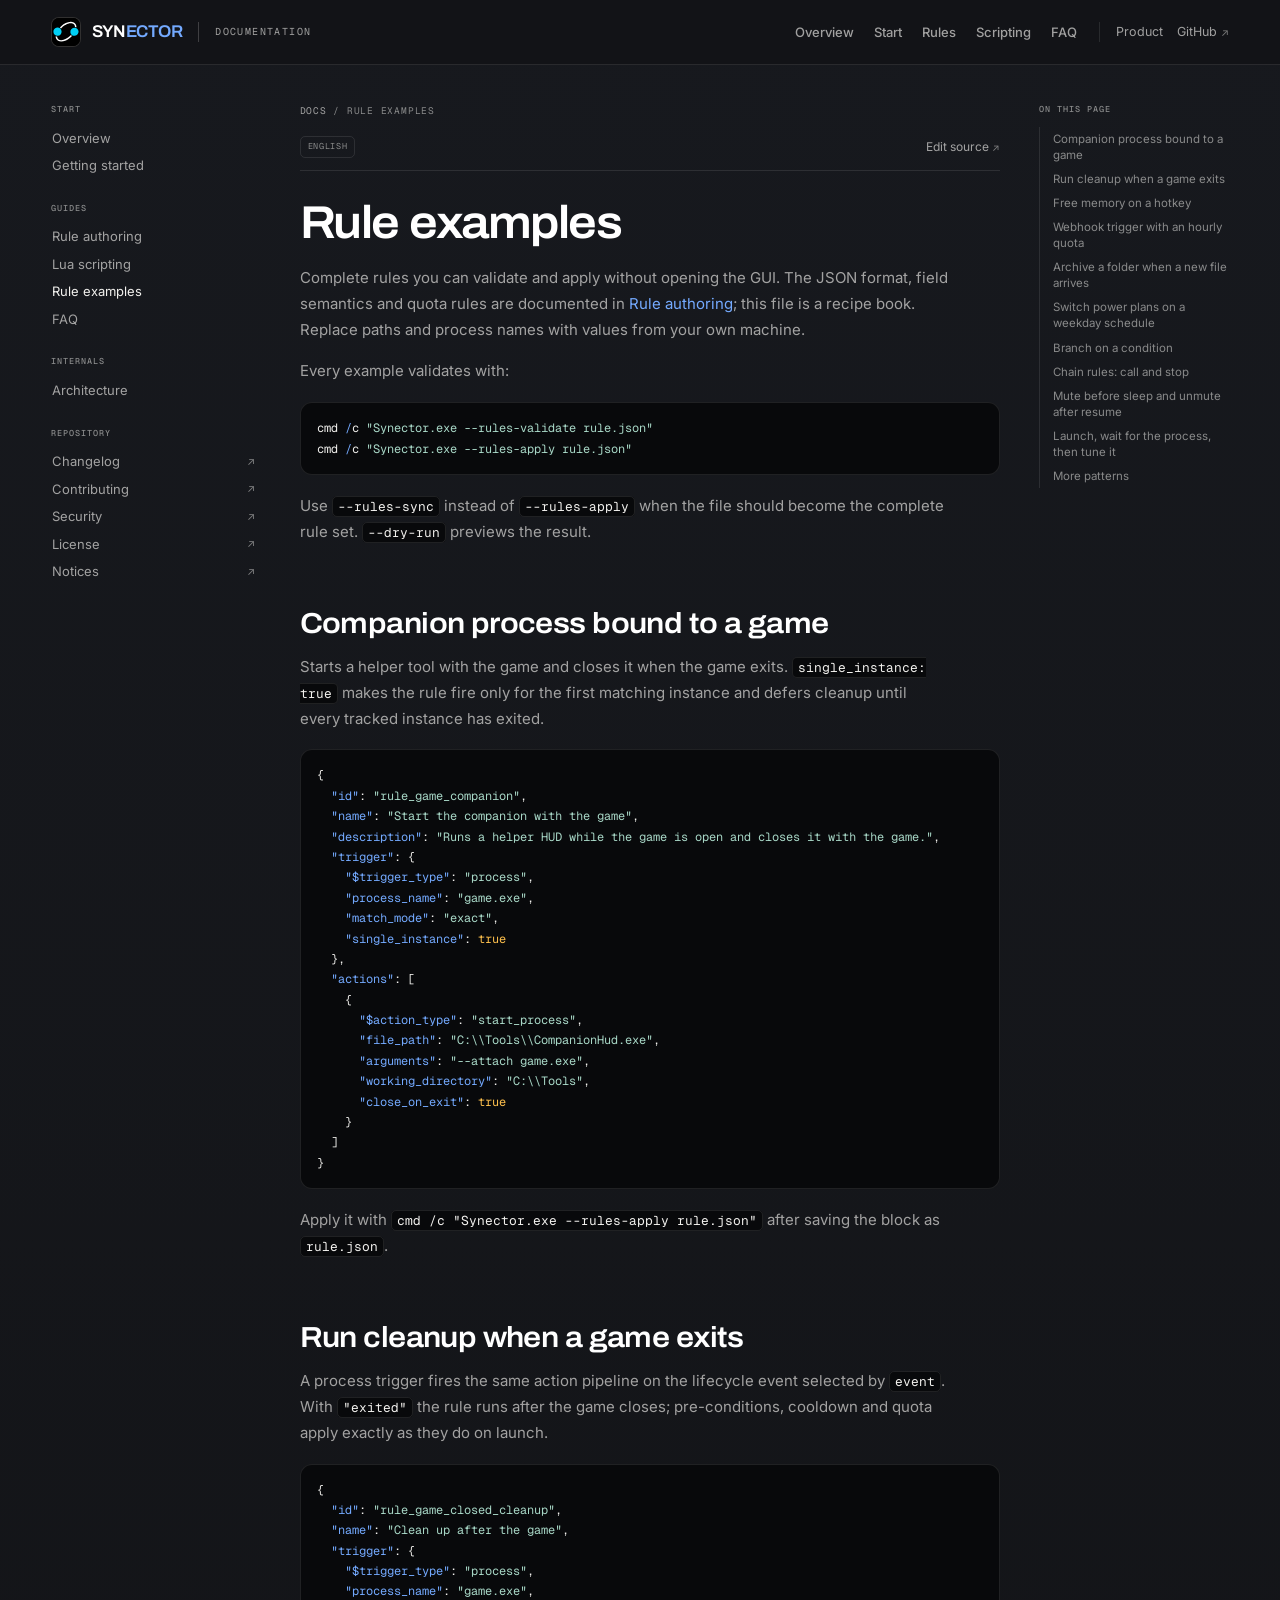
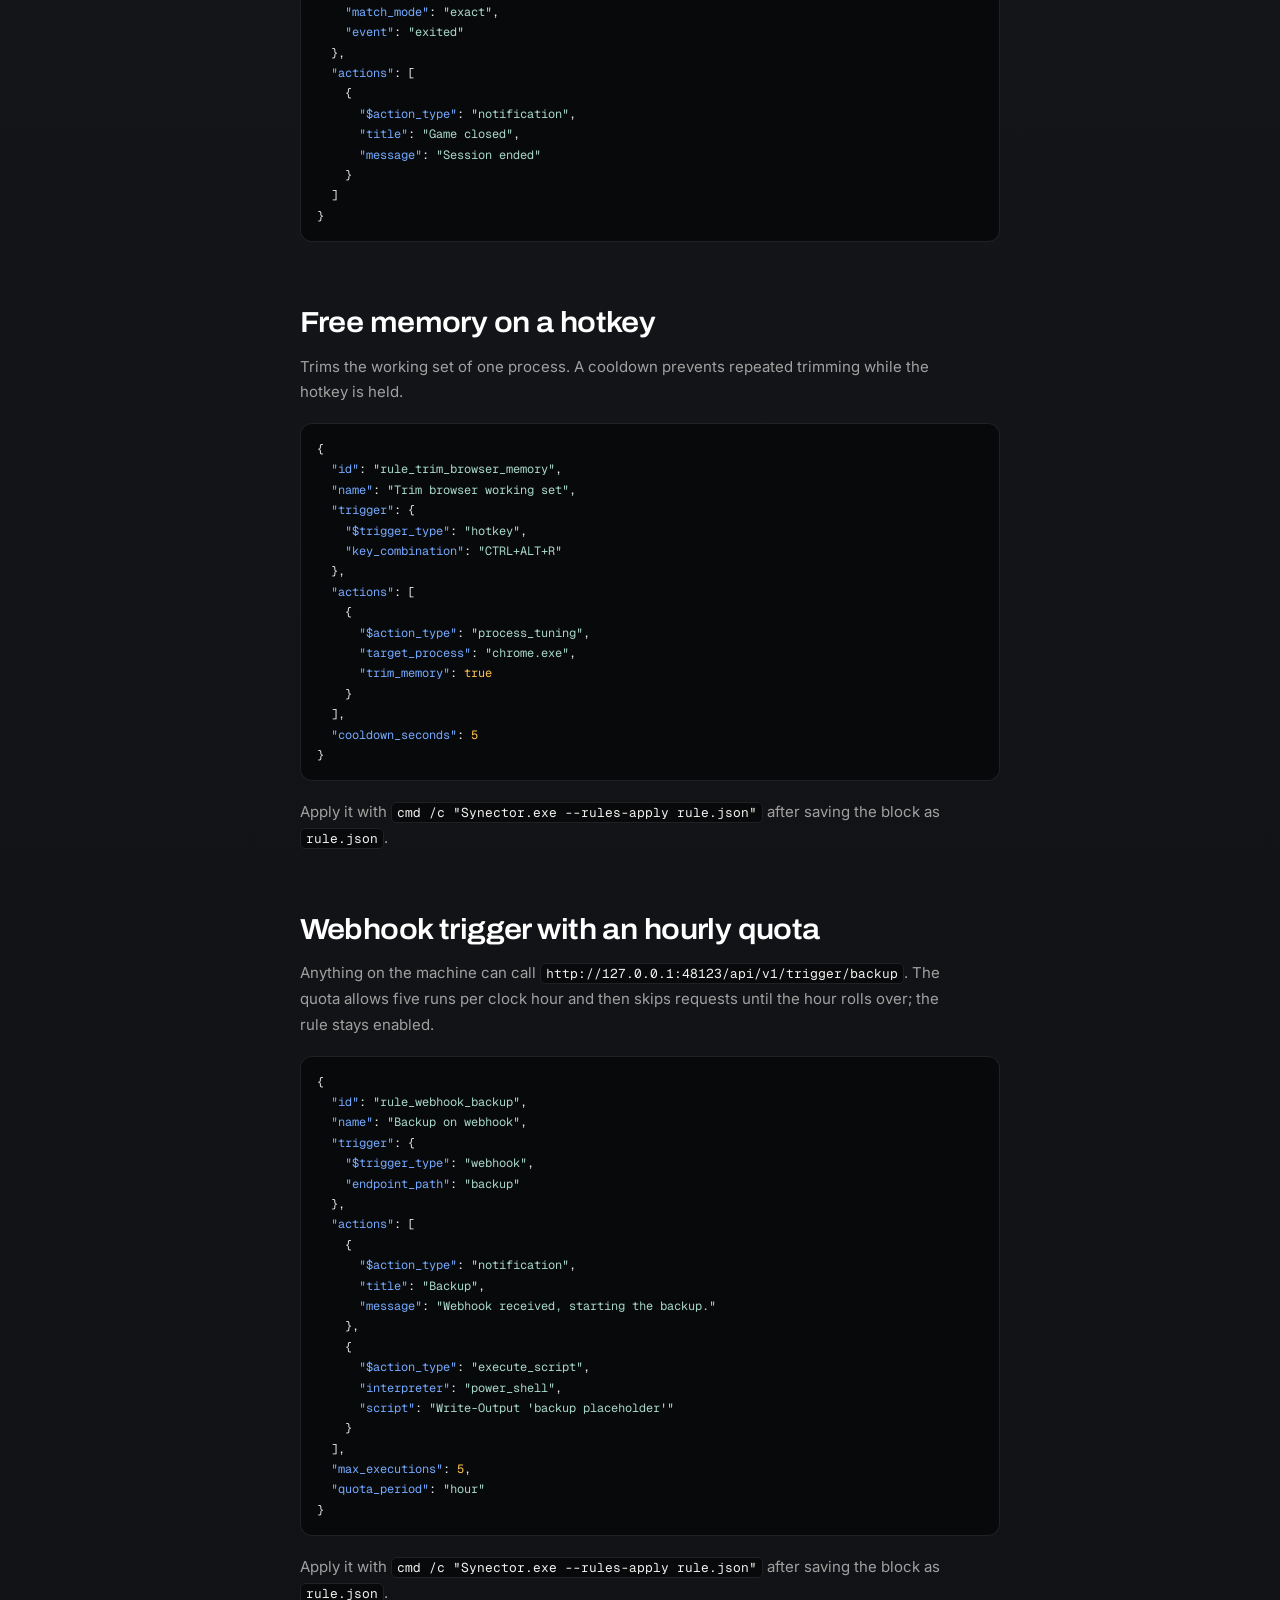
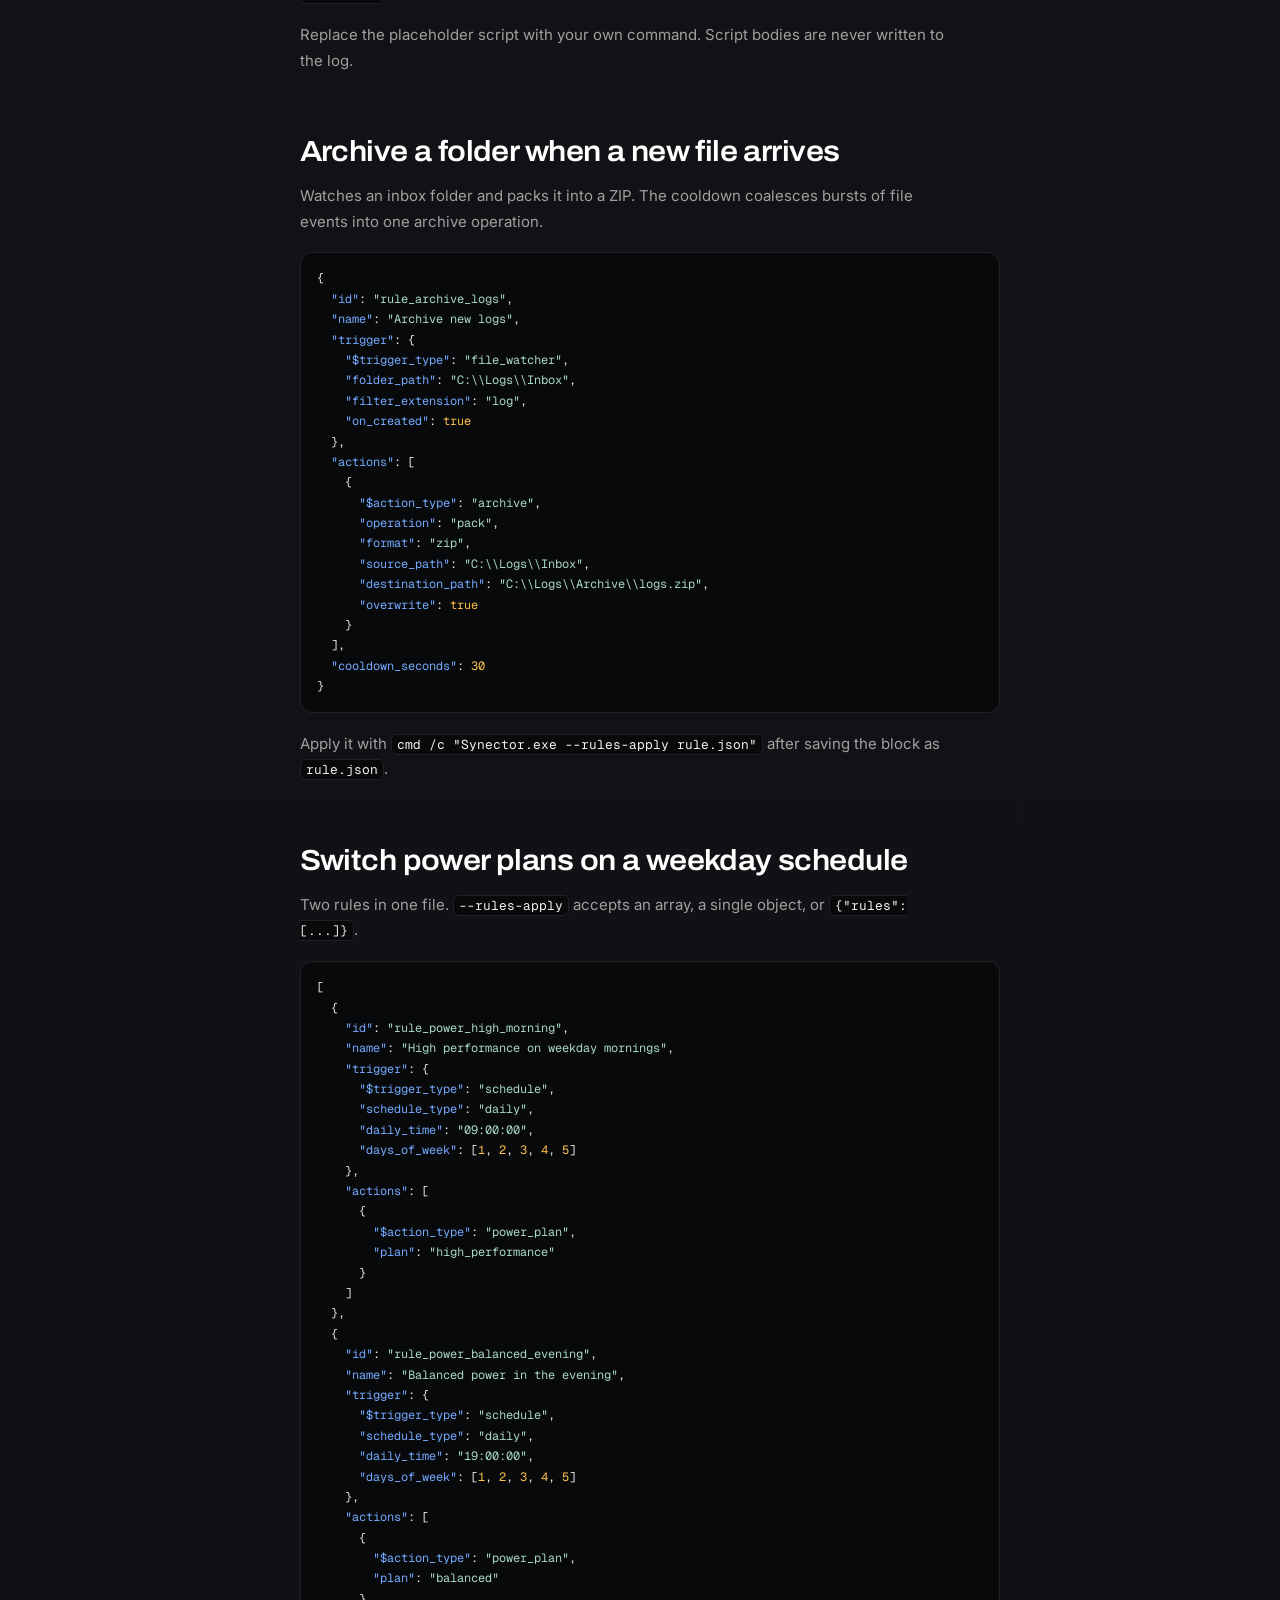
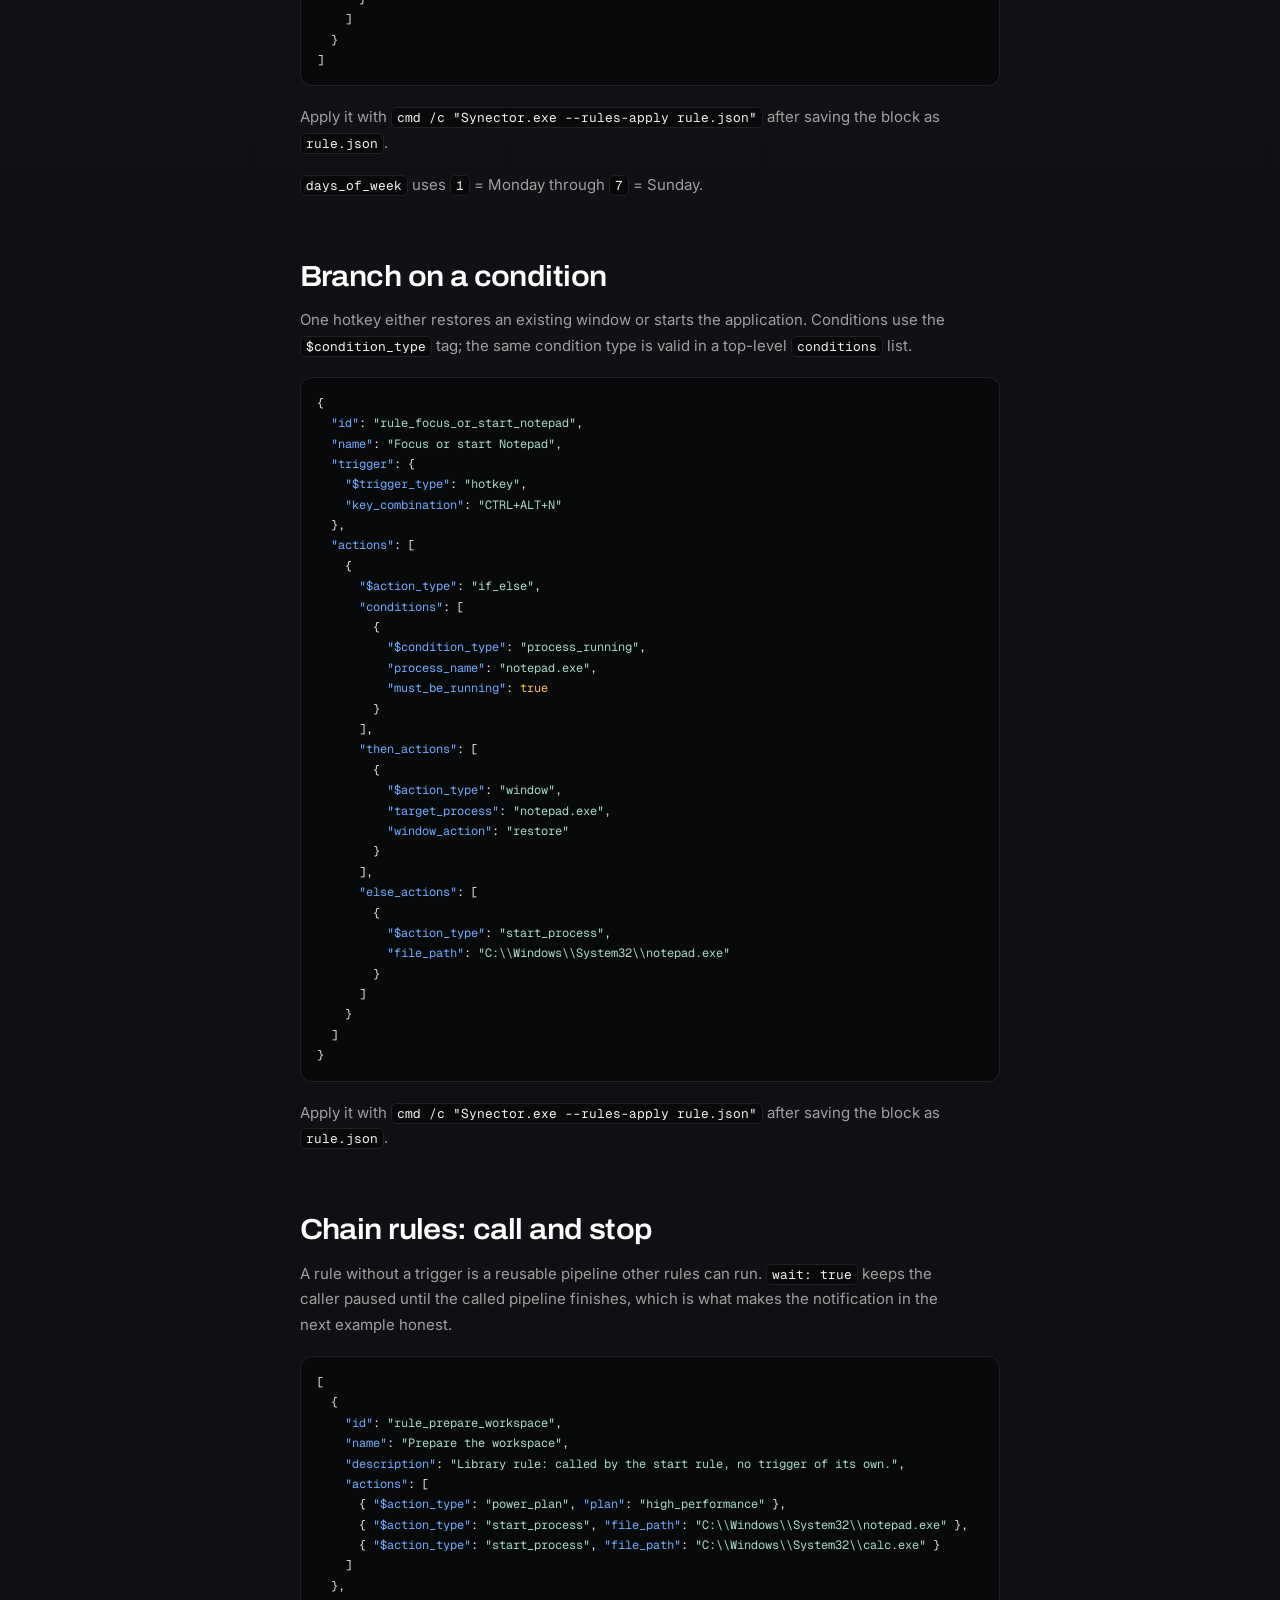
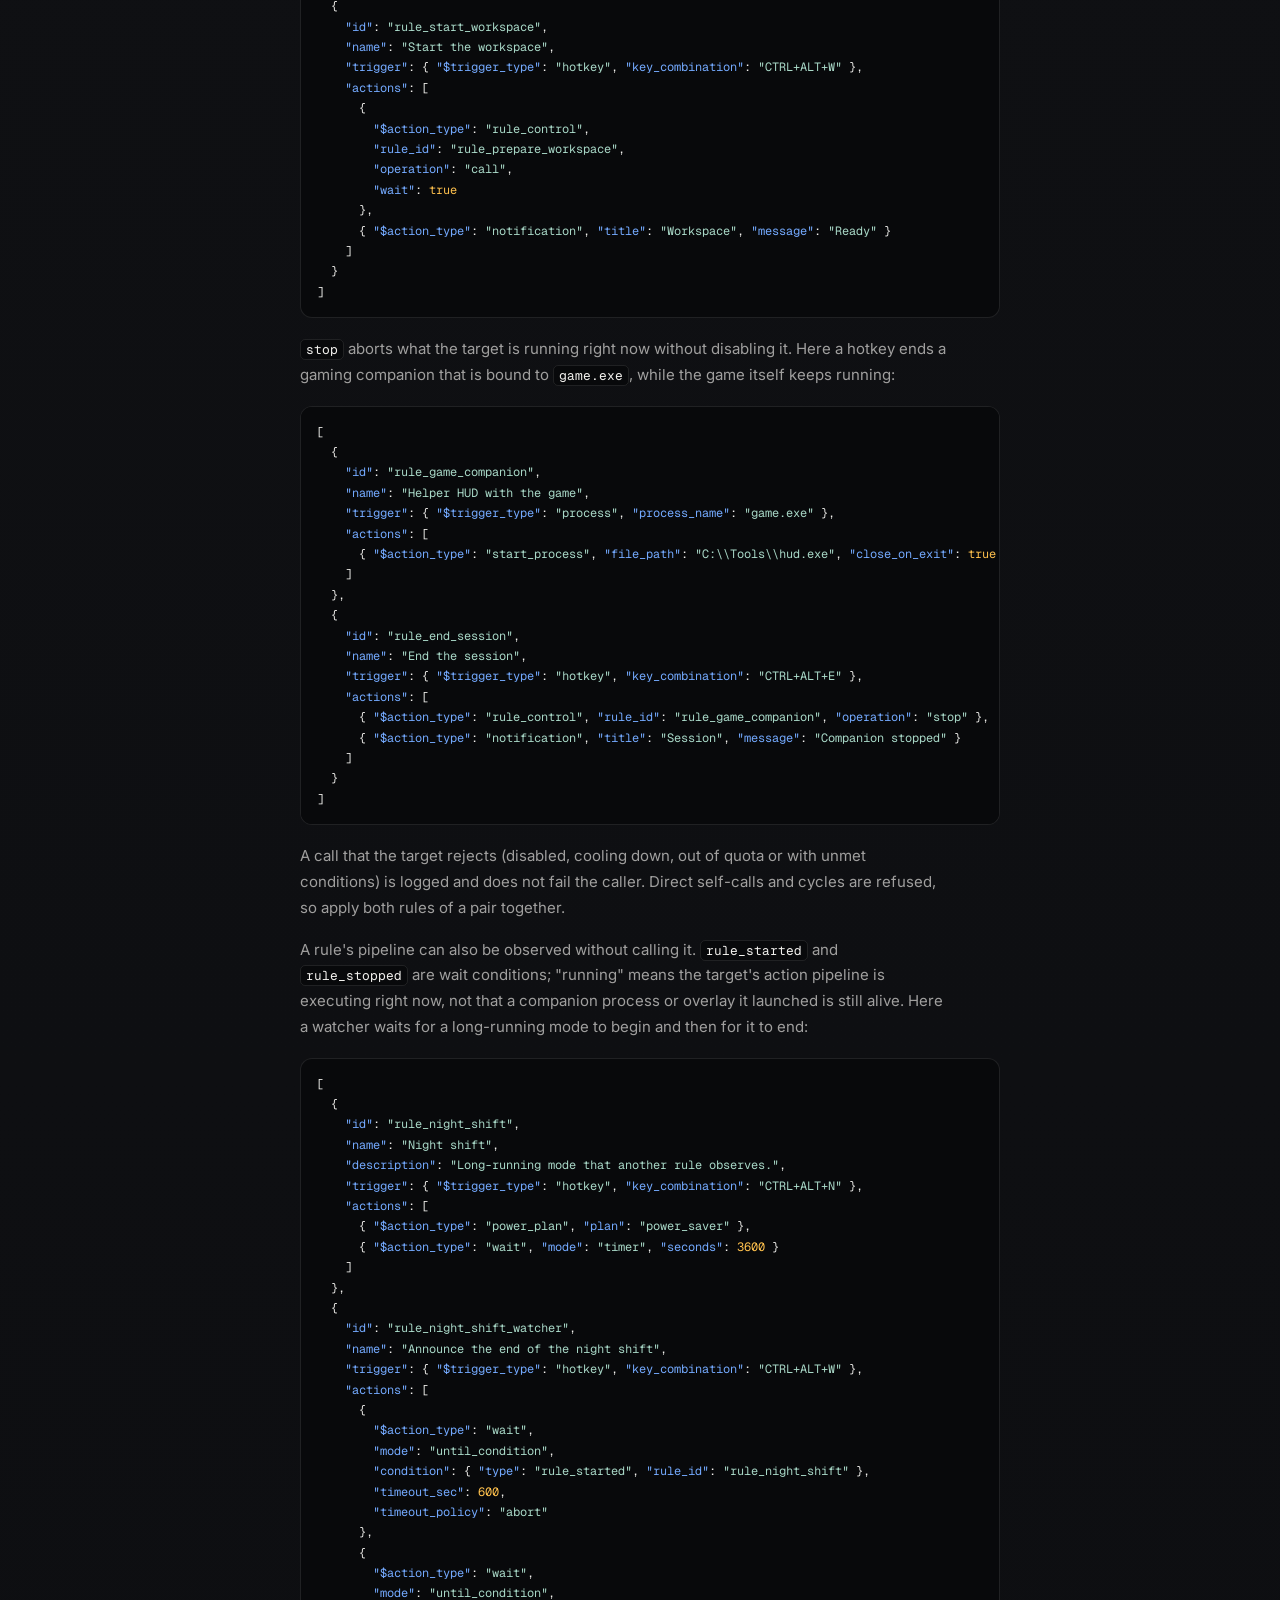
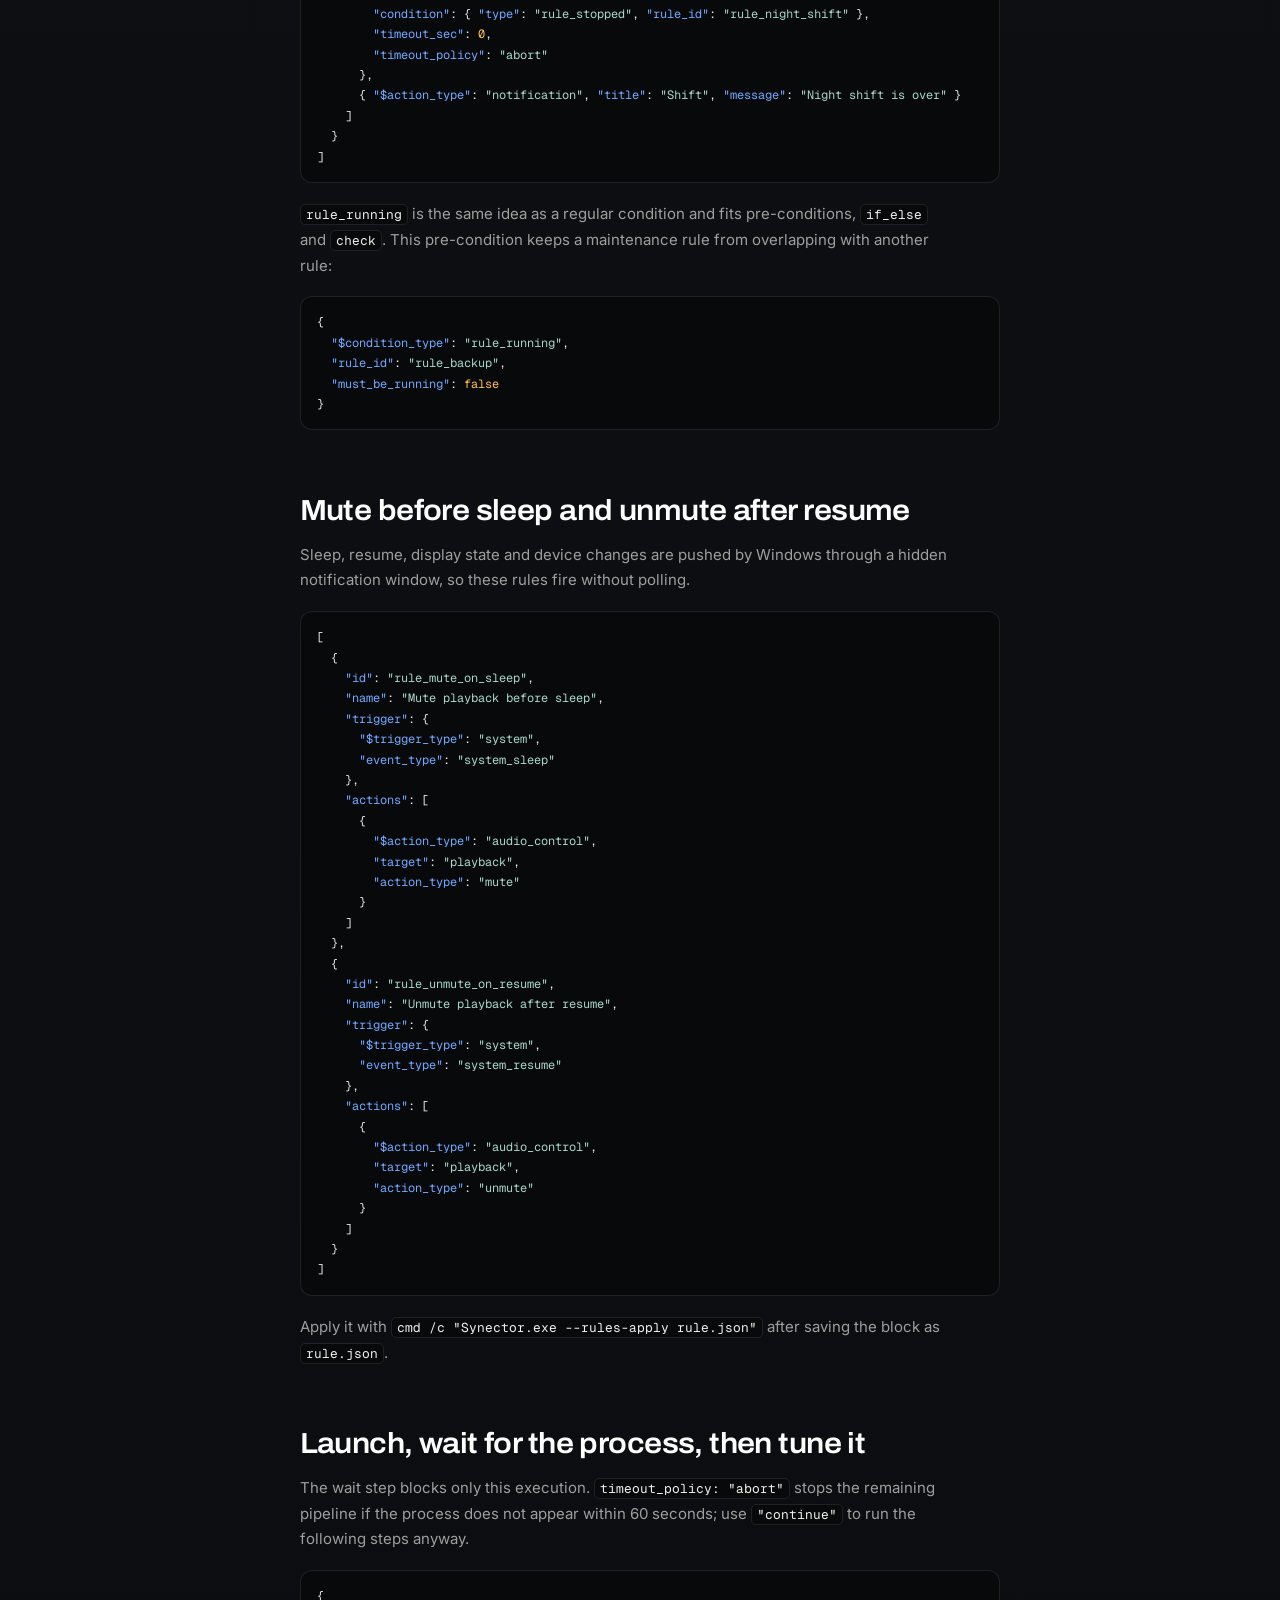
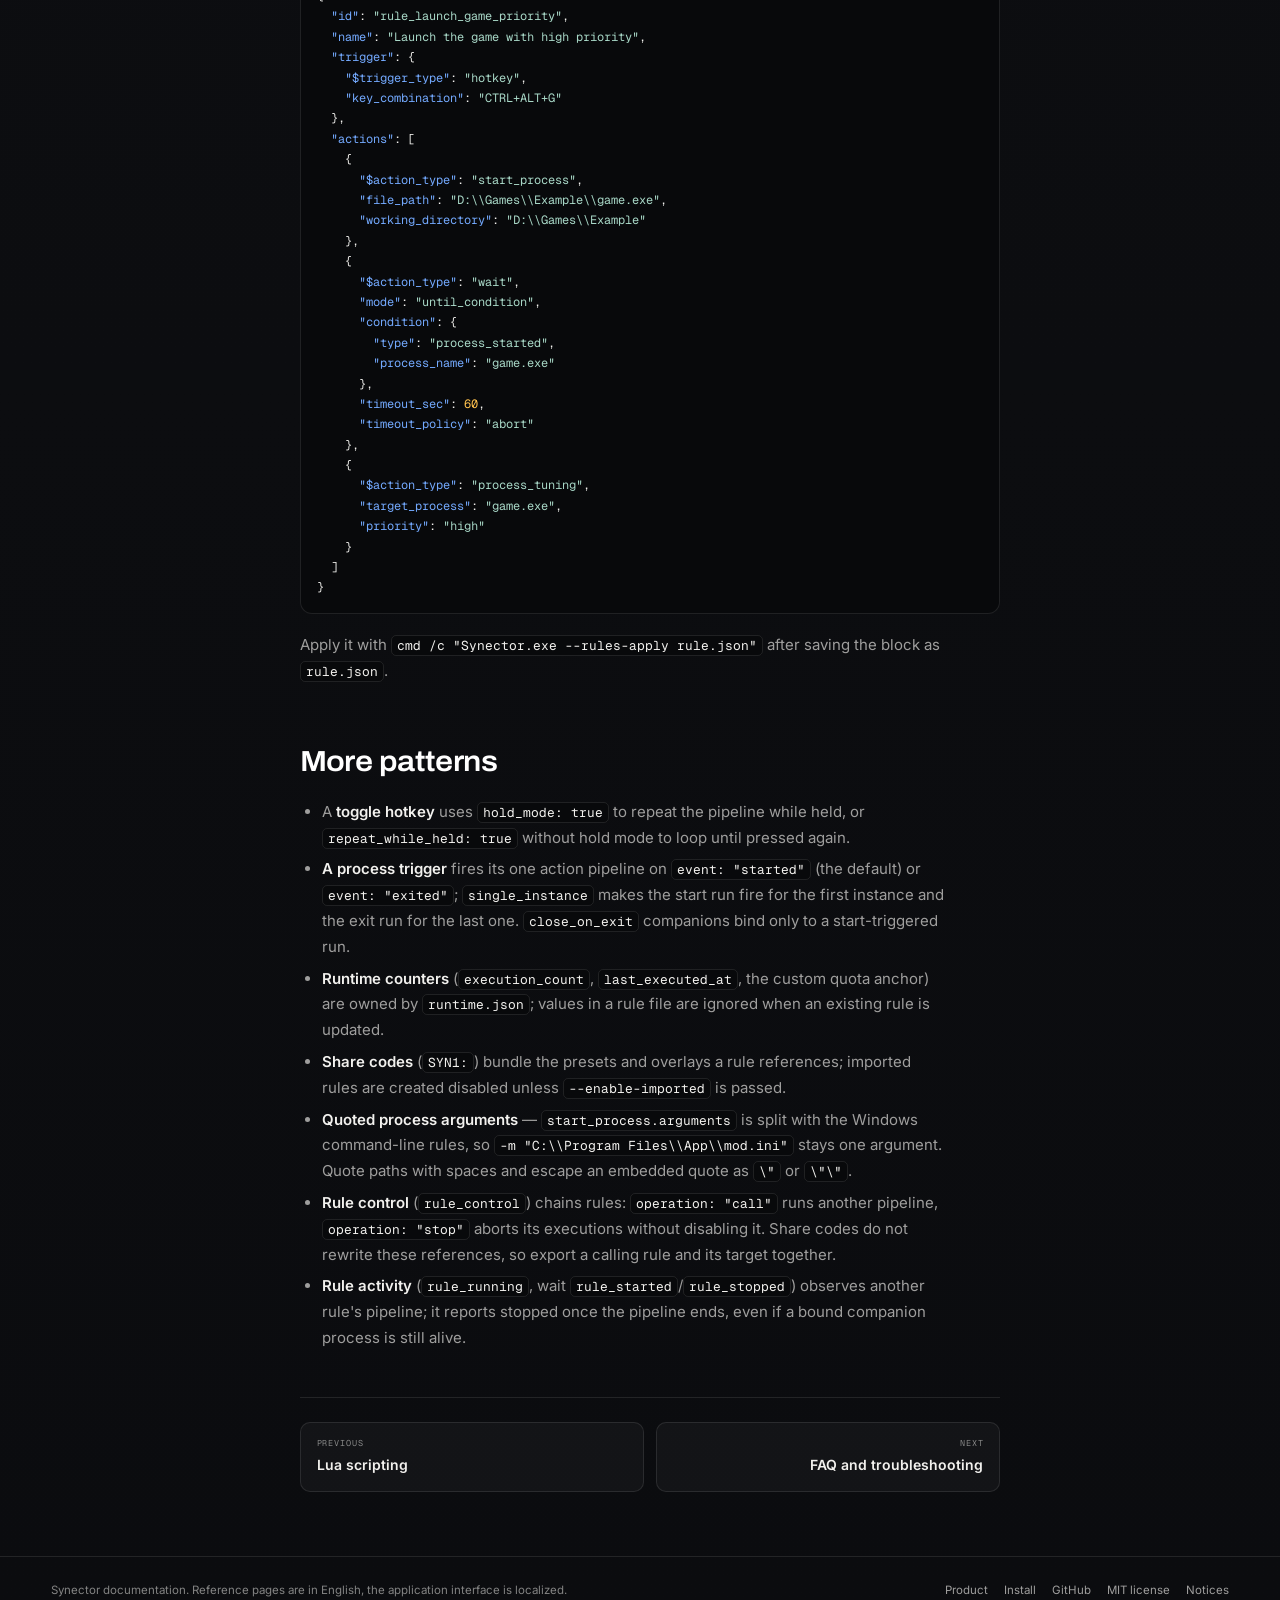
<file: docs/examples.html>
<!doctype html>
<html lang="en" data-lang="en">
<head>
  <meta charset="utf-8">
  <meta name="viewport" content="width=device-width, initial-scale=1">
  <title>Rule examples - Synector documentation</title>
  <meta name="description" content="Complete, ready-to-apply Synector rule recipes.">
  <meta name="theme-color" content="#121316">
  <link rel="canonical" href="https://psyattack.github.io/Synector/docs/examples.html">

  <meta property="og:type" content="article">
  <meta property="og:site_name" content="Synector">
  <meta property="og:title" content="Rule examples - Synector documentation">
  <meta property="og:description" content="Complete, ready-to-apply Synector rule recipes.">
  <meta property="og:url" content="https://psyattack.github.io/Synector/docs/examples.html">
  <meta name="twitter:card" content="summary">
  <meta name="twitter:title" content="Rule examples - Synector documentation">
  <meta name="twitter:description" content="Complete, ready-to-apply Synector rule recipes.">

  <link rel="icon" type="image/png" href="../assets/icon-256.png">
  <link rel="preload" href="../fonts/Archivo-Variable.woff2" as="font" type="font/woff2" crossorigin>
  <link rel="preload" href="../fonts/Inter-Variable.woff2" as="font" type="font/woff2" crossorigin>
  <link rel="stylesheet" href="../styles.css">
  <link rel="stylesheet" href="docs.css">
  <script type="application/ld+json">{"@context": "https://schema.org", "@type": "TechArticle", "headline": "Rule examples", "description": "Complete, ready-to-apply Synector rule recipes.", "url": "https://psyattack.github.io/Synector/docs/examples.html", "isPartOf": {"@type": "WebSite", "name": "Synector", "url": "https://psyattack.github.io/Synector/"}}</script>
</head>
<body class="docs-page">
  <a class="skip-link" href="#main">Skip to content</a>

  <header class="docs-header">
    <div class="shell docs-header-inner">
      <a class="brand" href="../index.html" aria-label="Synector">
        <img class="brand-mark" src="../assets/logo.svg" width="30" height="30" alt="">
        <span class="wordmark">SYN<span>ECTOR</span></span>
      </a>
      <span class="docs-divider" aria-hidden="true"></span>
      <span class="docs-label">Documentation</span>
      <nav class="docs-topnav" aria-label="Documentation sections"><a href="index.html">Overview</a><a href="getting-started.html">Start</a><a href="rules.html">Rules</a><a href="scripting.html">Scripting</a><a href="faq.html">FAQ</a></nav>
      <div class="docs-header-actions">
        <a href="../index.html">Product</a>
        <a href="https://github.com/psyattack/Synector">GitHub <span class="ext" aria-hidden="true">↗</span></a>
      </div>
    </div>
  </header>

  <div class="shell docs-shell">
    <aside class="docs-sidebar" aria-label="Documentation">
<div class="docs-side-group">
<p class="docs-side-title">Start</p>
<a class="docs-side-link" href="index.html">Overview</a>
<a class="docs-side-link" href="getting-started.html">Getting started</a>
</div>
<div class="docs-side-group">
<p class="docs-side-title">Guides</p>
<a class="docs-side-link" href="rules.html">Rule authoring</a>
<a class="docs-side-link" href="scripting.html">Lua scripting</a>
<a class="docs-side-link is-active" href="examples.html">Rule examples</a>
<a class="docs-side-link" href="faq.html">FAQ</a>
</div>
<div class="docs-side-group">
<p class="docs-side-title">Internals</p>
<a class="docs-side-link" href="architecture.html">Architecture</a>
</div>
<div class="docs-side-group">
<p class="docs-side-title">Repository</p>
<a class="docs-side-link" href="https://github.com/psyattack/Synector/blob/main/CHANGELOG.md" target="_blank" rel="noopener">Changelog <span class="ext" aria-hidden="true">↗</span></a>
<a class="docs-side-link" href="https://github.com/psyattack/Synector/blob/main/CONTRIBUTING.md" target="_blank" rel="noopener">Contributing <span class="ext" aria-hidden="true">↗</span></a>
<a class="docs-side-link" href="https://github.com/psyattack/Synector/blob/main/SECURITY.md" target="_blank" rel="noopener">Security <span class="ext" aria-hidden="true">↗</span></a>
<a class="docs-side-link" href="https://github.com/psyattack/Synector/blob/main/LICENSE" target="_blank" rel="noopener">License <span class="ext" aria-hidden="true">↗</span></a>
<a class="docs-side-link" href="https://github.com/psyattack/Synector/blob/main/NOTICES.md" target="_blank" rel="noopener">Notices <span class="ext" aria-hidden="true">↗</span></a>
</div>
</aside>
    <main class="docs-main" id="main">
      <div class="docs-breadcrumb"><a href="index.html">Docs</a> / <span>Rule examples</span></div>
      <div class="docs-toolbar">
        <span class="docs-en">English</span>
        <a class="docs-edit" href="https://github.com/psyattack/Synector/blob/main/docs/EXAMPLES.md">Edit source <span class="ext" aria-hidden="true">↗</span></a>
      </div>
      <article class="docs-article">
<div class="markdown-heading"><h1 class="heading-element">Rule examples</h1><a id="rule-examples" class="anchor" aria-label="Permalink: Rule examples" href="#rule-examples"><span aria-hidden="true" class="octicon octicon-link"></span></a></div>
<p>Complete rules you can validate and apply without opening the GUI. The JSON format, field semantics
and quota rules are documented in <a href="rules.html">Rule authoring</a>; this file is a recipe
book. Replace paths and process names with values from your own machine.</p>
<p>Every example validates with:</p>
<div class="highlight highlight-source-powershell"><pre>cmd <span class="pl-k">/</span>c <span class="pl-s"><span class="pl-pds">"</span>Synector.exe --rules-validate rule.json<span class="pl-pds">"</span></span>
cmd <span class="pl-k">/</span>c <span class="pl-s"><span class="pl-pds">"</span>Synector.exe --rules-apply rule.json<span class="pl-pds">"</span></span></pre></div>
<p>Use <code>--rules-sync</code> instead of <code>--rules-apply</code> when the file should become the complete rule set.
<code>--dry-run</code> previews the result.</p>
<div class="markdown-heading"><h2 class="heading-element">Companion process bound to a game</h2><a id="companion-process-bound-to-a-game" class="anchor" aria-label="Permalink: Companion process bound to a game" href="#companion-process-bound-to-a-game"><span aria-hidden="true" class="octicon octicon-link"></span></a></div>
<p>Starts a helper tool with the game and closes it when the game exits. <code>single_instance: true</code>
makes the rule fire only for the first matching instance and defers cleanup until every tracked
instance has exited.</p>
<div class="highlight highlight-source-json"><pre>{
  <span class="pl-ent">"id"</span>: <span class="pl-s"><span class="pl-pds">"</span>rule_game_companion<span class="pl-pds">"</span></span>,
  <span class="pl-ent">"name"</span>: <span class="pl-s"><span class="pl-pds">"</span>Start the companion with the game<span class="pl-pds">"</span></span>,
  <span class="pl-ent">"description"</span>: <span class="pl-s"><span class="pl-pds">"</span>Runs a helper HUD while the game is open and closes it with the game.<span class="pl-pds">"</span></span>,
  <span class="pl-ent">"trigger"</span>: {
    <span class="pl-ent">"$trigger_type"</span>: <span class="pl-s"><span class="pl-pds">"</span>process<span class="pl-pds">"</span></span>,
    <span class="pl-ent">"process_name"</span>: <span class="pl-s"><span class="pl-pds">"</span>game.exe<span class="pl-pds">"</span></span>,
    <span class="pl-ent">"match_mode"</span>: <span class="pl-s"><span class="pl-pds">"</span>exact<span class="pl-pds">"</span></span>,
    <span class="pl-ent">"single_instance"</span>: <span class="pl-c1">true</span>
  },
  <span class="pl-ent">"actions"</span>: [
    {
      <span class="pl-ent">"$action_type"</span>: <span class="pl-s"><span class="pl-pds">"</span>start_process<span class="pl-pds">"</span></span>,
      <span class="pl-ent">"file_path"</span>: <span class="pl-s"><span class="pl-pds">"</span>C:<span class="pl-cce">\\</span>Tools<span class="pl-cce">\\</span>CompanionHud.exe<span class="pl-pds">"</span></span>,
      <span class="pl-ent">"arguments"</span>: <span class="pl-s"><span class="pl-pds">"</span>--attach game.exe<span class="pl-pds">"</span></span>,
      <span class="pl-ent">"working_directory"</span>: <span class="pl-s"><span class="pl-pds">"</span>C:<span class="pl-cce">\\</span>Tools<span class="pl-pds">"</span></span>,
      <span class="pl-ent">"close_on_exit"</span>: <span class="pl-c1">true</span>
    }
  ]
}</pre></div>
<p>Apply it with <code>cmd /c "Synector.exe --rules-apply rule.json"</code> after saving the block as <code>rule.json</code>.</p>
<div class="markdown-heading"><h2 class="heading-element">Run cleanup when a game exits</h2><a id="run-cleanup-when-a-game-exits" class="anchor" aria-label="Permalink: Run cleanup when a game exits" href="#run-cleanup-when-a-game-exits"><span aria-hidden="true" class="octicon octicon-link"></span></a></div>
<p>A process trigger fires the same action pipeline on the lifecycle event selected by <code>event</code>. With
<code>"exited"</code> the rule runs after the game closes; pre-conditions, cooldown and quota apply exactly as
they do on launch.</p>
<div class="highlight highlight-source-json"><pre>{
  <span class="pl-ent">"id"</span>: <span class="pl-s"><span class="pl-pds">"</span>rule_game_closed_cleanup<span class="pl-pds">"</span></span>,
  <span class="pl-ent">"name"</span>: <span class="pl-s"><span class="pl-pds">"</span>Clean up after the game<span class="pl-pds">"</span></span>,
  <span class="pl-ent">"trigger"</span>: {
    <span class="pl-ent">"$trigger_type"</span>: <span class="pl-s"><span class="pl-pds">"</span>process<span class="pl-pds">"</span></span>,
    <span class="pl-ent">"process_name"</span>: <span class="pl-s"><span class="pl-pds">"</span>game.exe<span class="pl-pds">"</span></span>,
    <span class="pl-ent">"match_mode"</span>: <span class="pl-s"><span class="pl-pds">"</span>exact<span class="pl-pds">"</span></span>,
    <span class="pl-ent">"event"</span>: <span class="pl-s"><span class="pl-pds">"</span>exited<span class="pl-pds">"</span></span>
  },
  <span class="pl-ent">"actions"</span>: [
    {
      <span class="pl-ent">"$action_type"</span>: <span class="pl-s"><span class="pl-pds">"</span>notification<span class="pl-pds">"</span></span>,
      <span class="pl-ent">"title"</span>: <span class="pl-s"><span class="pl-pds">"</span>Game closed<span class="pl-pds">"</span></span>,
      <span class="pl-ent">"message"</span>: <span class="pl-s"><span class="pl-pds">"</span>Session ended<span class="pl-pds">"</span></span>
    }
  ]
}</pre></div>
<div class="markdown-heading"><h2 class="heading-element">Free memory on a hotkey</h2><a id="free-memory-on-a-hotkey" class="anchor" aria-label="Permalink: Free memory on a hotkey" href="#free-memory-on-a-hotkey"><span aria-hidden="true" class="octicon octicon-link"></span></a></div>
<p>Trims the working set of one process. A cooldown prevents repeated trimming while the hotkey is
held.</p>
<div class="highlight highlight-source-json"><pre>{
  <span class="pl-ent">"id"</span>: <span class="pl-s"><span class="pl-pds">"</span>rule_trim_browser_memory<span class="pl-pds">"</span></span>,
  <span class="pl-ent">"name"</span>: <span class="pl-s"><span class="pl-pds">"</span>Trim browser working set<span class="pl-pds">"</span></span>,
  <span class="pl-ent">"trigger"</span>: {
    <span class="pl-ent">"$trigger_type"</span>: <span class="pl-s"><span class="pl-pds">"</span>hotkey<span class="pl-pds">"</span></span>,
    <span class="pl-ent">"key_combination"</span>: <span class="pl-s"><span class="pl-pds">"</span>CTRL+ALT+R<span class="pl-pds">"</span></span>
  },
  <span class="pl-ent">"actions"</span>: [
    {
      <span class="pl-ent">"$action_type"</span>: <span class="pl-s"><span class="pl-pds">"</span>process_tuning<span class="pl-pds">"</span></span>,
      <span class="pl-ent">"target_process"</span>: <span class="pl-s"><span class="pl-pds">"</span>chrome.exe<span class="pl-pds">"</span></span>,
      <span class="pl-ent">"trim_memory"</span>: <span class="pl-c1">true</span>
    }
  ],
  <span class="pl-ent">"cooldown_seconds"</span>: <span class="pl-c1">5</span>
}</pre></div>
<p>Apply it with <code>cmd /c "Synector.exe --rules-apply rule.json"</code> after saving the block as <code>rule.json</code>.</p>
<div class="markdown-heading"><h2 class="heading-element">Webhook trigger with an hourly quota</h2><a id="webhook-trigger-with-an-hourly-quota" class="anchor" aria-label="Permalink: Webhook trigger with an hourly quota" href="#webhook-trigger-with-an-hourly-quota"><span aria-hidden="true" class="octicon octicon-link"></span></a></div>
<p>Anything on the machine can call
<code>http://127.0.0.1:48123/api/v1/trigger/backup</code>. The quota allows five runs per
clock hour and then skips requests until the hour rolls over; the rule stays enabled.</p>
<div class="highlight highlight-source-json"><pre>{
  <span class="pl-ent">"id"</span>: <span class="pl-s"><span class="pl-pds">"</span>rule_webhook_backup<span class="pl-pds">"</span></span>,
  <span class="pl-ent">"name"</span>: <span class="pl-s"><span class="pl-pds">"</span>Backup on webhook<span class="pl-pds">"</span></span>,
  <span class="pl-ent">"trigger"</span>: {
    <span class="pl-ent">"$trigger_type"</span>: <span class="pl-s"><span class="pl-pds">"</span>webhook<span class="pl-pds">"</span></span>,
    <span class="pl-ent">"endpoint_path"</span>: <span class="pl-s"><span class="pl-pds">"</span>backup<span class="pl-pds">"</span></span>
  },
  <span class="pl-ent">"actions"</span>: [
    {
      <span class="pl-ent">"$action_type"</span>: <span class="pl-s"><span class="pl-pds">"</span>notification<span class="pl-pds">"</span></span>,
      <span class="pl-ent">"title"</span>: <span class="pl-s"><span class="pl-pds">"</span>Backup<span class="pl-pds">"</span></span>,
      <span class="pl-ent">"message"</span>: <span class="pl-s"><span class="pl-pds">"</span>Webhook received, starting the backup.<span class="pl-pds">"</span></span>
    },
    {
      <span class="pl-ent">"$action_type"</span>: <span class="pl-s"><span class="pl-pds">"</span>execute_script<span class="pl-pds">"</span></span>,
      <span class="pl-ent">"interpreter"</span>: <span class="pl-s"><span class="pl-pds">"</span>power_shell<span class="pl-pds">"</span></span>,
      <span class="pl-ent">"script"</span>: <span class="pl-s"><span class="pl-pds">"</span>Write-Output 'backup placeholder'<span class="pl-pds">"</span></span>
    }
  ],
  <span class="pl-ent">"max_executions"</span>: <span class="pl-c1">5</span>,
  <span class="pl-ent">"quota_period"</span>: <span class="pl-s"><span class="pl-pds">"</span>hour<span class="pl-pds">"</span></span>
}</pre></div>
<p>Apply it with <code>cmd /c "Synector.exe --rules-apply rule.json"</code> after saving the block as <code>rule.json</code>.</p>
<p>Replace the placeholder script with your own command. Script bodies are never written to the log.</p>
<div class="markdown-heading"><h2 class="heading-element">Archive a folder when a new file arrives</h2><a id="archive-a-folder-when-a-new-file-arrives" class="anchor" aria-label="Permalink: Archive a folder when a new file arrives" href="#archive-a-folder-when-a-new-file-arrives"><span aria-hidden="true" class="octicon octicon-link"></span></a></div>
<p>Watches an inbox folder and packs it into a ZIP. The cooldown coalesces bursts of file events into
one archive operation.</p>
<div class="highlight highlight-source-json"><pre>{
  <span class="pl-ent">"id"</span>: <span class="pl-s"><span class="pl-pds">"</span>rule_archive_logs<span class="pl-pds">"</span></span>,
  <span class="pl-ent">"name"</span>: <span class="pl-s"><span class="pl-pds">"</span>Archive new logs<span class="pl-pds">"</span></span>,
  <span class="pl-ent">"trigger"</span>: {
    <span class="pl-ent">"$trigger_type"</span>: <span class="pl-s"><span class="pl-pds">"</span>file_watcher<span class="pl-pds">"</span></span>,
    <span class="pl-ent">"folder_path"</span>: <span class="pl-s"><span class="pl-pds">"</span>C:<span class="pl-cce">\\</span>Logs<span class="pl-cce">\\</span>Inbox<span class="pl-pds">"</span></span>,
    <span class="pl-ent">"filter_extension"</span>: <span class="pl-s"><span class="pl-pds">"</span>log<span class="pl-pds">"</span></span>,
    <span class="pl-ent">"on_created"</span>: <span class="pl-c1">true</span>
  },
  <span class="pl-ent">"actions"</span>: [
    {
      <span class="pl-ent">"$action_type"</span>: <span class="pl-s"><span class="pl-pds">"</span>archive<span class="pl-pds">"</span></span>,
      <span class="pl-ent">"operation"</span>: <span class="pl-s"><span class="pl-pds">"</span>pack<span class="pl-pds">"</span></span>,
      <span class="pl-ent">"format"</span>: <span class="pl-s"><span class="pl-pds">"</span>zip<span class="pl-pds">"</span></span>,
      <span class="pl-ent">"source_path"</span>: <span class="pl-s"><span class="pl-pds">"</span>C:<span class="pl-cce">\\</span>Logs<span class="pl-cce">\\</span>Inbox<span class="pl-pds">"</span></span>,
      <span class="pl-ent">"destination_path"</span>: <span class="pl-s"><span class="pl-pds">"</span>C:<span class="pl-cce">\\</span>Logs<span class="pl-cce">\\</span>Archive<span class="pl-cce">\\</span>logs.zip<span class="pl-pds">"</span></span>,
      <span class="pl-ent">"overwrite"</span>: <span class="pl-c1">true</span>
    }
  ],
  <span class="pl-ent">"cooldown_seconds"</span>: <span class="pl-c1">30</span>
}</pre></div>
<p>Apply it with <code>cmd /c "Synector.exe --rules-apply rule.json"</code> after saving the block as <code>rule.json</code>.</p>
<div class="markdown-heading"><h2 class="heading-element">Switch power plans on a weekday schedule</h2><a id="switch-power-plans-on-a-weekday-schedule" class="anchor" aria-label="Permalink: Switch power plans on a weekday schedule" href="#switch-power-plans-on-a-weekday-schedule"><span aria-hidden="true" class="octicon octicon-link"></span></a></div>
<p>Two rules in one file. <code>--rules-apply</code> accepts an array, a single object, or <code>{"rules": [...]}</code>.</p>
<div class="highlight highlight-source-json"><pre>[
  {
    <span class="pl-ent">"id"</span>: <span class="pl-s"><span class="pl-pds">"</span>rule_power_high_morning<span class="pl-pds">"</span></span>,
    <span class="pl-ent">"name"</span>: <span class="pl-s"><span class="pl-pds">"</span>High performance on weekday mornings<span class="pl-pds">"</span></span>,
    <span class="pl-ent">"trigger"</span>: {
      <span class="pl-ent">"$trigger_type"</span>: <span class="pl-s"><span class="pl-pds">"</span>schedule<span class="pl-pds">"</span></span>,
      <span class="pl-ent">"schedule_type"</span>: <span class="pl-s"><span class="pl-pds">"</span>daily<span class="pl-pds">"</span></span>,
      <span class="pl-ent">"daily_time"</span>: <span class="pl-s"><span class="pl-pds">"</span>09:00:00<span class="pl-pds">"</span></span>,
      <span class="pl-ent">"days_of_week"</span>: [<span class="pl-c1">1</span>, <span class="pl-c1">2</span>, <span class="pl-c1">3</span>, <span class="pl-c1">4</span>, <span class="pl-c1">5</span>]
    },
    <span class="pl-ent">"actions"</span>: [
      {
        <span class="pl-ent">"$action_type"</span>: <span class="pl-s"><span class="pl-pds">"</span>power_plan<span class="pl-pds">"</span></span>,
        <span class="pl-ent">"plan"</span>: <span class="pl-s"><span class="pl-pds">"</span>high_performance<span class="pl-pds">"</span></span>
      }
    ]
  },
  {
    <span class="pl-ent">"id"</span>: <span class="pl-s"><span class="pl-pds">"</span>rule_power_balanced_evening<span class="pl-pds">"</span></span>,
    <span class="pl-ent">"name"</span>: <span class="pl-s"><span class="pl-pds">"</span>Balanced power in the evening<span class="pl-pds">"</span></span>,
    <span class="pl-ent">"trigger"</span>: {
      <span class="pl-ent">"$trigger_type"</span>: <span class="pl-s"><span class="pl-pds">"</span>schedule<span class="pl-pds">"</span></span>,
      <span class="pl-ent">"schedule_type"</span>: <span class="pl-s"><span class="pl-pds">"</span>daily<span class="pl-pds">"</span></span>,
      <span class="pl-ent">"daily_time"</span>: <span class="pl-s"><span class="pl-pds">"</span>19:00:00<span class="pl-pds">"</span></span>,
      <span class="pl-ent">"days_of_week"</span>: [<span class="pl-c1">1</span>, <span class="pl-c1">2</span>, <span class="pl-c1">3</span>, <span class="pl-c1">4</span>, <span class="pl-c1">5</span>]
    },
    <span class="pl-ent">"actions"</span>: [
      {
        <span class="pl-ent">"$action_type"</span>: <span class="pl-s"><span class="pl-pds">"</span>power_plan<span class="pl-pds">"</span></span>,
        <span class="pl-ent">"plan"</span>: <span class="pl-s"><span class="pl-pds">"</span>balanced<span class="pl-pds">"</span></span>
      }
    ]
  }
]</pre></div>
<p>Apply it with <code>cmd /c "Synector.exe --rules-apply rule.json"</code> after saving the block as <code>rule.json</code>.</p>
<p><code>days_of_week</code> uses <code>1</code> = Monday through <code>7</code> = Sunday.</p>
<div class="markdown-heading"><h2 class="heading-element">Branch on a condition</h2><a id="branch-on-a-condition" class="anchor" aria-label="Permalink: Branch on a condition" href="#branch-on-a-condition"><span aria-hidden="true" class="octicon octicon-link"></span></a></div>
<p>One hotkey either restores an existing window or starts the application. Conditions use the
<code>$condition_type</code> tag; the same condition type is valid in a top-level <code>conditions</code> list.</p>
<div class="highlight highlight-source-json"><pre>{
  <span class="pl-ent">"id"</span>: <span class="pl-s"><span class="pl-pds">"</span>rule_focus_or_start_notepad<span class="pl-pds">"</span></span>,
  <span class="pl-ent">"name"</span>: <span class="pl-s"><span class="pl-pds">"</span>Focus or start Notepad<span class="pl-pds">"</span></span>,
  <span class="pl-ent">"trigger"</span>: {
    <span class="pl-ent">"$trigger_type"</span>: <span class="pl-s"><span class="pl-pds">"</span>hotkey<span class="pl-pds">"</span></span>,
    <span class="pl-ent">"key_combination"</span>: <span class="pl-s"><span class="pl-pds">"</span>CTRL+ALT+N<span class="pl-pds">"</span></span>
  },
  <span class="pl-ent">"actions"</span>: [
    {
      <span class="pl-ent">"$action_type"</span>: <span class="pl-s"><span class="pl-pds">"</span>if_else<span class="pl-pds">"</span></span>,
      <span class="pl-ent">"conditions"</span>: [
        {
          <span class="pl-ent">"$condition_type"</span>: <span class="pl-s"><span class="pl-pds">"</span>process_running<span class="pl-pds">"</span></span>,
          <span class="pl-ent">"process_name"</span>: <span class="pl-s"><span class="pl-pds">"</span>notepad.exe<span class="pl-pds">"</span></span>,
          <span class="pl-ent">"must_be_running"</span>: <span class="pl-c1">true</span>
        }
      ],
      <span class="pl-ent">"then_actions"</span>: [
        {
          <span class="pl-ent">"$action_type"</span>: <span class="pl-s"><span class="pl-pds">"</span>window<span class="pl-pds">"</span></span>,
          <span class="pl-ent">"target_process"</span>: <span class="pl-s"><span class="pl-pds">"</span>notepad.exe<span class="pl-pds">"</span></span>,
          <span class="pl-ent">"window_action"</span>: <span class="pl-s"><span class="pl-pds">"</span>restore<span class="pl-pds">"</span></span>
        }
      ],
      <span class="pl-ent">"else_actions"</span>: [
        {
          <span class="pl-ent">"$action_type"</span>: <span class="pl-s"><span class="pl-pds">"</span>start_process<span class="pl-pds">"</span></span>,
          <span class="pl-ent">"file_path"</span>: <span class="pl-s"><span class="pl-pds">"</span>C:<span class="pl-cce">\\</span>Windows<span class="pl-cce">\\</span>System32<span class="pl-cce">\\</span>notepad.exe<span class="pl-pds">"</span></span>
        }
      ]
    }
  ]
}</pre></div>
<p>Apply it with <code>cmd /c "Synector.exe --rules-apply rule.json"</code> after saving the block as <code>rule.json</code>.</p>
<div class="markdown-heading"><h2 class="heading-element">Chain rules: call and stop</h2><a id="chain-rules-call-and-stop" class="anchor" aria-label="Permalink: Chain rules: call and stop" href="#chain-rules-call-and-stop"><span aria-hidden="true" class="octicon octicon-link"></span></a></div>
<p>A rule without a trigger is a reusable pipeline other rules can run. <code>wait: true</code> keeps the caller
paused until the called pipeline finishes, which is what makes the notification in the next example
honest.</p>
<div class="highlight highlight-source-json"><pre>[
  {
    <span class="pl-ent">"id"</span>: <span class="pl-s"><span class="pl-pds">"</span>rule_prepare_workspace<span class="pl-pds">"</span></span>,
    <span class="pl-ent">"name"</span>: <span class="pl-s"><span class="pl-pds">"</span>Prepare the workspace<span class="pl-pds">"</span></span>,
    <span class="pl-ent">"description"</span>: <span class="pl-s"><span class="pl-pds">"</span>Library rule: called by the start rule, no trigger of its own.<span class="pl-pds">"</span></span>,
    <span class="pl-ent">"actions"</span>: [
      { <span class="pl-ent">"$action_type"</span>: <span class="pl-s"><span class="pl-pds">"</span>power_plan<span class="pl-pds">"</span></span>, <span class="pl-ent">"plan"</span>: <span class="pl-s"><span class="pl-pds">"</span>high_performance<span class="pl-pds">"</span></span> },
      { <span class="pl-ent">"$action_type"</span>: <span class="pl-s"><span class="pl-pds">"</span>start_process<span class="pl-pds">"</span></span>, <span class="pl-ent">"file_path"</span>: <span class="pl-s"><span class="pl-pds">"</span>C:<span class="pl-cce">\\</span>Windows<span class="pl-cce">\\</span>System32<span class="pl-cce">\\</span>notepad.exe<span class="pl-pds">"</span></span> },
      { <span class="pl-ent">"$action_type"</span>: <span class="pl-s"><span class="pl-pds">"</span>start_process<span class="pl-pds">"</span></span>, <span class="pl-ent">"file_path"</span>: <span class="pl-s"><span class="pl-pds">"</span>C:<span class="pl-cce">\\</span>Windows<span class="pl-cce">\\</span>System32<span class="pl-cce">\\</span>calc.exe<span class="pl-pds">"</span></span> }
    ]
  },
  {
    <span class="pl-ent">"id"</span>: <span class="pl-s"><span class="pl-pds">"</span>rule_start_workspace<span class="pl-pds">"</span></span>,
    <span class="pl-ent">"name"</span>: <span class="pl-s"><span class="pl-pds">"</span>Start the workspace<span class="pl-pds">"</span></span>,
    <span class="pl-ent">"trigger"</span>: { <span class="pl-ent">"$trigger_type"</span>: <span class="pl-s"><span class="pl-pds">"</span>hotkey<span class="pl-pds">"</span></span>, <span class="pl-ent">"key_combination"</span>: <span class="pl-s"><span class="pl-pds">"</span>CTRL+ALT+W<span class="pl-pds">"</span></span> },
    <span class="pl-ent">"actions"</span>: [
      {
        <span class="pl-ent">"$action_type"</span>: <span class="pl-s"><span class="pl-pds">"</span>rule_control<span class="pl-pds">"</span></span>,
        <span class="pl-ent">"rule_id"</span>: <span class="pl-s"><span class="pl-pds">"</span>rule_prepare_workspace<span class="pl-pds">"</span></span>,
        <span class="pl-ent">"operation"</span>: <span class="pl-s"><span class="pl-pds">"</span>call<span class="pl-pds">"</span></span>,
        <span class="pl-ent">"wait"</span>: <span class="pl-c1">true</span>
      },
      { <span class="pl-ent">"$action_type"</span>: <span class="pl-s"><span class="pl-pds">"</span>notification<span class="pl-pds">"</span></span>, <span class="pl-ent">"title"</span>: <span class="pl-s"><span class="pl-pds">"</span>Workspace<span class="pl-pds">"</span></span>, <span class="pl-ent">"message"</span>: <span class="pl-s"><span class="pl-pds">"</span>Ready<span class="pl-pds">"</span></span> }
    ]
  }
]</pre></div>
<p><code>stop</code> aborts what the target is running right now without disabling it. Here a hotkey ends a gaming
companion that is bound to <code>game.exe</code>, while the game itself keeps running:</p>
<div class="highlight highlight-source-json"><pre>[
  {
    <span class="pl-ent">"id"</span>: <span class="pl-s"><span class="pl-pds">"</span>rule_game_companion<span class="pl-pds">"</span></span>,
    <span class="pl-ent">"name"</span>: <span class="pl-s"><span class="pl-pds">"</span>Helper HUD with the game<span class="pl-pds">"</span></span>,
    <span class="pl-ent">"trigger"</span>: { <span class="pl-ent">"$trigger_type"</span>: <span class="pl-s"><span class="pl-pds">"</span>process<span class="pl-pds">"</span></span>, <span class="pl-ent">"process_name"</span>: <span class="pl-s"><span class="pl-pds">"</span>game.exe<span class="pl-pds">"</span></span> },
    <span class="pl-ent">"actions"</span>: [
      { <span class="pl-ent">"$action_type"</span>: <span class="pl-s"><span class="pl-pds">"</span>start_process<span class="pl-pds">"</span></span>, <span class="pl-ent">"file_path"</span>: <span class="pl-s"><span class="pl-pds">"</span>C:<span class="pl-cce">\\</span>Tools<span class="pl-cce">\\</span>hud.exe<span class="pl-pds">"</span></span>, <span class="pl-ent">"close_on_exit"</span>: <span class="pl-c1">true</span> }
    ]
  },
  {
    <span class="pl-ent">"id"</span>: <span class="pl-s"><span class="pl-pds">"</span>rule_end_session<span class="pl-pds">"</span></span>,
    <span class="pl-ent">"name"</span>: <span class="pl-s"><span class="pl-pds">"</span>End the session<span class="pl-pds">"</span></span>,
    <span class="pl-ent">"trigger"</span>: { <span class="pl-ent">"$trigger_type"</span>: <span class="pl-s"><span class="pl-pds">"</span>hotkey<span class="pl-pds">"</span></span>, <span class="pl-ent">"key_combination"</span>: <span class="pl-s"><span class="pl-pds">"</span>CTRL+ALT+E<span class="pl-pds">"</span></span> },
    <span class="pl-ent">"actions"</span>: [
      { <span class="pl-ent">"$action_type"</span>: <span class="pl-s"><span class="pl-pds">"</span>rule_control<span class="pl-pds">"</span></span>, <span class="pl-ent">"rule_id"</span>: <span class="pl-s"><span class="pl-pds">"</span>rule_game_companion<span class="pl-pds">"</span></span>, <span class="pl-ent">"operation"</span>: <span class="pl-s"><span class="pl-pds">"</span>stop<span class="pl-pds">"</span></span> },
      { <span class="pl-ent">"$action_type"</span>: <span class="pl-s"><span class="pl-pds">"</span>notification<span class="pl-pds">"</span></span>, <span class="pl-ent">"title"</span>: <span class="pl-s"><span class="pl-pds">"</span>Session<span class="pl-pds">"</span></span>, <span class="pl-ent">"message"</span>: <span class="pl-s"><span class="pl-pds">"</span>Companion stopped<span class="pl-pds">"</span></span> }
    ]
  }
]</pre></div>
<p>A call that the target rejects (disabled, cooling down, out of quota or with unmet conditions) is
logged and does not fail the caller. Direct self-calls and cycles are refused, so apply both rules
of a pair together.</p>
<p>A rule's pipeline can also be observed without calling it. <code>rule_started</code> and <code>rule_stopped</code> are wait
conditions; "running" means the target's action pipeline is executing right now, not that a companion
process or overlay it launched is still alive. Here a watcher waits for a long-running mode to begin
and then for it to end:</p>
<div class="highlight highlight-source-json"><pre>[
  {
    <span class="pl-ent">"id"</span>: <span class="pl-s"><span class="pl-pds">"</span>rule_night_shift<span class="pl-pds">"</span></span>,
    <span class="pl-ent">"name"</span>: <span class="pl-s"><span class="pl-pds">"</span>Night shift<span class="pl-pds">"</span></span>,
    <span class="pl-ent">"description"</span>: <span class="pl-s"><span class="pl-pds">"</span>Long-running mode that another rule observes.<span class="pl-pds">"</span></span>,
    <span class="pl-ent">"trigger"</span>: { <span class="pl-ent">"$trigger_type"</span>: <span class="pl-s"><span class="pl-pds">"</span>hotkey<span class="pl-pds">"</span></span>, <span class="pl-ent">"key_combination"</span>: <span class="pl-s"><span class="pl-pds">"</span>CTRL+ALT+N<span class="pl-pds">"</span></span> },
    <span class="pl-ent">"actions"</span>: [
      { <span class="pl-ent">"$action_type"</span>: <span class="pl-s"><span class="pl-pds">"</span>power_plan<span class="pl-pds">"</span></span>, <span class="pl-ent">"plan"</span>: <span class="pl-s"><span class="pl-pds">"</span>power_saver<span class="pl-pds">"</span></span> },
      { <span class="pl-ent">"$action_type"</span>: <span class="pl-s"><span class="pl-pds">"</span>wait<span class="pl-pds">"</span></span>, <span class="pl-ent">"mode"</span>: <span class="pl-s"><span class="pl-pds">"</span>timer<span class="pl-pds">"</span></span>, <span class="pl-ent">"seconds"</span>: <span class="pl-c1">3600</span> }
    ]
  },
  {
    <span class="pl-ent">"id"</span>: <span class="pl-s"><span class="pl-pds">"</span>rule_night_shift_watcher<span class="pl-pds">"</span></span>,
    <span class="pl-ent">"name"</span>: <span class="pl-s"><span class="pl-pds">"</span>Announce the end of the night shift<span class="pl-pds">"</span></span>,
    <span class="pl-ent">"trigger"</span>: { <span class="pl-ent">"$trigger_type"</span>: <span class="pl-s"><span class="pl-pds">"</span>hotkey<span class="pl-pds">"</span></span>, <span class="pl-ent">"key_combination"</span>: <span class="pl-s"><span class="pl-pds">"</span>CTRL+ALT+W<span class="pl-pds">"</span></span> },
    <span class="pl-ent">"actions"</span>: [
      {
        <span class="pl-ent">"$action_type"</span>: <span class="pl-s"><span class="pl-pds">"</span>wait<span class="pl-pds">"</span></span>,
        <span class="pl-ent">"mode"</span>: <span class="pl-s"><span class="pl-pds">"</span>until_condition<span class="pl-pds">"</span></span>,
        <span class="pl-ent">"condition"</span>: { <span class="pl-ent">"type"</span>: <span class="pl-s"><span class="pl-pds">"</span>rule_started<span class="pl-pds">"</span></span>, <span class="pl-ent">"rule_id"</span>: <span class="pl-s"><span class="pl-pds">"</span>rule_night_shift<span class="pl-pds">"</span></span> },
        <span class="pl-ent">"timeout_sec"</span>: <span class="pl-c1">600</span>,
        <span class="pl-ent">"timeout_policy"</span>: <span class="pl-s"><span class="pl-pds">"</span>abort<span class="pl-pds">"</span></span>
      },
      {
        <span class="pl-ent">"$action_type"</span>: <span class="pl-s"><span class="pl-pds">"</span>wait<span class="pl-pds">"</span></span>,
        <span class="pl-ent">"mode"</span>: <span class="pl-s"><span class="pl-pds">"</span>until_condition<span class="pl-pds">"</span></span>,
        <span class="pl-ent">"condition"</span>: { <span class="pl-ent">"type"</span>: <span class="pl-s"><span class="pl-pds">"</span>rule_stopped<span class="pl-pds">"</span></span>, <span class="pl-ent">"rule_id"</span>: <span class="pl-s"><span class="pl-pds">"</span>rule_night_shift<span class="pl-pds">"</span></span> },
        <span class="pl-ent">"timeout_sec"</span>: <span class="pl-c1">0</span>,
        <span class="pl-ent">"timeout_policy"</span>: <span class="pl-s"><span class="pl-pds">"</span>abort<span class="pl-pds">"</span></span>
      },
      { <span class="pl-ent">"$action_type"</span>: <span class="pl-s"><span class="pl-pds">"</span>notification<span class="pl-pds">"</span></span>, <span class="pl-ent">"title"</span>: <span class="pl-s"><span class="pl-pds">"</span>Shift<span class="pl-pds">"</span></span>, <span class="pl-ent">"message"</span>: <span class="pl-s"><span class="pl-pds">"</span>Night shift is over<span class="pl-pds">"</span></span> }
    ]
  }
]</pre></div>
<p><code>rule_running</code> is the same idea as a regular condition and fits pre-conditions, <code>if_else</code> and
<code>check</code>. This pre-condition keeps a maintenance rule from overlapping with another rule:</p>
<div class="highlight highlight-source-json"><pre>{
  <span class="pl-ent">"$condition_type"</span>: <span class="pl-s"><span class="pl-pds">"</span>rule_running<span class="pl-pds">"</span></span>,
  <span class="pl-ent">"rule_id"</span>: <span class="pl-s"><span class="pl-pds">"</span>rule_backup<span class="pl-pds">"</span></span>,
  <span class="pl-ent">"must_be_running"</span>: <span class="pl-c1">false</span>
}</pre></div>
<div class="markdown-heading"><h2 class="heading-element">Mute before sleep and unmute after resume</h2><a id="mute-before-sleep-and-unmute-after-resume" class="anchor" aria-label="Permalink: Mute before sleep and unmute after resume" href="#mute-before-sleep-and-unmute-after-resume"><span aria-hidden="true" class="octicon octicon-link"></span></a></div>
<p>Sleep, resume, display state and device changes are pushed by Windows through a hidden notification
window, so these rules fire without polling.</p>
<div class="highlight highlight-source-json"><pre>[
  {
    <span class="pl-ent">"id"</span>: <span class="pl-s"><span class="pl-pds">"</span>rule_mute_on_sleep<span class="pl-pds">"</span></span>,
    <span class="pl-ent">"name"</span>: <span class="pl-s"><span class="pl-pds">"</span>Mute playback before sleep<span class="pl-pds">"</span></span>,
    <span class="pl-ent">"trigger"</span>: {
      <span class="pl-ent">"$trigger_type"</span>: <span class="pl-s"><span class="pl-pds">"</span>system<span class="pl-pds">"</span></span>,
      <span class="pl-ent">"event_type"</span>: <span class="pl-s"><span class="pl-pds">"</span>system_sleep<span class="pl-pds">"</span></span>
    },
    <span class="pl-ent">"actions"</span>: [
      {
        <span class="pl-ent">"$action_type"</span>: <span class="pl-s"><span class="pl-pds">"</span>audio_control<span class="pl-pds">"</span></span>,
        <span class="pl-ent">"target"</span>: <span class="pl-s"><span class="pl-pds">"</span>playback<span class="pl-pds">"</span></span>,
        <span class="pl-ent">"action_type"</span>: <span class="pl-s"><span class="pl-pds">"</span>mute<span class="pl-pds">"</span></span>
      }
    ]
  },
  {
    <span class="pl-ent">"id"</span>: <span class="pl-s"><span class="pl-pds">"</span>rule_unmute_on_resume<span class="pl-pds">"</span></span>,
    <span class="pl-ent">"name"</span>: <span class="pl-s"><span class="pl-pds">"</span>Unmute playback after resume<span class="pl-pds">"</span></span>,
    <span class="pl-ent">"trigger"</span>: {
      <span class="pl-ent">"$trigger_type"</span>: <span class="pl-s"><span class="pl-pds">"</span>system<span class="pl-pds">"</span></span>,
      <span class="pl-ent">"event_type"</span>: <span class="pl-s"><span class="pl-pds">"</span>system_resume<span class="pl-pds">"</span></span>
    },
    <span class="pl-ent">"actions"</span>: [
      {
        <span class="pl-ent">"$action_type"</span>: <span class="pl-s"><span class="pl-pds">"</span>audio_control<span class="pl-pds">"</span></span>,
        <span class="pl-ent">"target"</span>: <span class="pl-s"><span class="pl-pds">"</span>playback<span class="pl-pds">"</span></span>,
        <span class="pl-ent">"action_type"</span>: <span class="pl-s"><span class="pl-pds">"</span>unmute<span class="pl-pds">"</span></span>
      }
    ]
  }
]</pre></div>
<p>Apply it with <code>cmd /c "Synector.exe --rules-apply rule.json"</code> after saving the block as <code>rule.json</code>.</p>
<div class="markdown-heading"><h2 class="heading-element">Launch, wait for the process, then tune it</h2><a id="launch-wait-for-the-process-then-tune-it" class="anchor" aria-label="Permalink: Launch, wait for the process, then tune it" href="#launch-wait-for-the-process-then-tune-it"><span aria-hidden="true" class="octicon octicon-link"></span></a></div>
<p>The wait step blocks only this execution. <code>timeout_policy: "abort"</code> stops the remaining pipeline if
the process does not appear within 60 seconds; use <code>"continue"</code> to run the following steps anyway.</p>
<div class="highlight highlight-source-json"><pre>{
  <span class="pl-ent">"id"</span>: <span class="pl-s"><span class="pl-pds">"</span>rule_launch_game_priority<span class="pl-pds">"</span></span>,
  <span class="pl-ent">"name"</span>: <span class="pl-s"><span class="pl-pds">"</span>Launch the game with high priority<span class="pl-pds">"</span></span>,
  <span class="pl-ent">"trigger"</span>: {
    <span class="pl-ent">"$trigger_type"</span>: <span class="pl-s"><span class="pl-pds">"</span>hotkey<span class="pl-pds">"</span></span>,
    <span class="pl-ent">"key_combination"</span>: <span class="pl-s"><span class="pl-pds">"</span>CTRL+ALT+G<span class="pl-pds">"</span></span>
  },
  <span class="pl-ent">"actions"</span>: [
    {
      <span class="pl-ent">"$action_type"</span>: <span class="pl-s"><span class="pl-pds">"</span>start_process<span class="pl-pds">"</span></span>,
      <span class="pl-ent">"file_path"</span>: <span class="pl-s"><span class="pl-pds">"</span>D:<span class="pl-cce">\\</span>Games<span class="pl-cce">\\</span>Example<span class="pl-cce">\\</span>game.exe<span class="pl-pds">"</span></span>,
      <span class="pl-ent">"working_directory"</span>: <span class="pl-s"><span class="pl-pds">"</span>D:<span class="pl-cce">\\</span>Games<span class="pl-cce">\\</span>Example<span class="pl-pds">"</span></span>
    },
    {
      <span class="pl-ent">"$action_type"</span>: <span class="pl-s"><span class="pl-pds">"</span>wait<span class="pl-pds">"</span></span>,
      <span class="pl-ent">"mode"</span>: <span class="pl-s"><span class="pl-pds">"</span>until_condition<span class="pl-pds">"</span></span>,
      <span class="pl-ent">"condition"</span>: {
        <span class="pl-ent">"type"</span>: <span class="pl-s"><span class="pl-pds">"</span>process_started<span class="pl-pds">"</span></span>,
        <span class="pl-ent">"process_name"</span>: <span class="pl-s"><span class="pl-pds">"</span>game.exe<span class="pl-pds">"</span></span>
      },
      <span class="pl-ent">"timeout_sec"</span>: <span class="pl-c1">60</span>,
      <span class="pl-ent">"timeout_policy"</span>: <span class="pl-s"><span class="pl-pds">"</span>abort<span class="pl-pds">"</span></span>
    },
    {
      <span class="pl-ent">"$action_type"</span>: <span class="pl-s"><span class="pl-pds">"</span>process_tuning<span class="pl-pds">"</span></span>,
      <span class="pl-ent">"target_process"</span>: <span class="pl-s"><span class="pl-pds">"</span>game.exe<span class="pl-pds">"</span></span>,
      <span class="pl-ent">"priority"</span>: <span class="pl-s"><span class="pl-pds">"</span>high<span class="pl-pds">"</span></span>
    }
  ]
}</pre></div>
<p>Apply it with <code>cmd /c "Synector.exe --rules-apply rule.json"</code> after saving the block as <code>rule.json</code>.</p>
<div class="markdown-heading"><h2 class="heading-element">More patterns</h2><a id="more-patterns" class="anchor" aria-label="Permalink: More patterns" href="#more-patterns"><span aria-hidden="true" class="octicon octicon-link"></span></a></div>
<ul>
<li>A <strong>toggle hotkey</strong> uses <code>hold_mode: true</code> to repeat the pipeline while held, or
<code>repeat_while_held: true</code> without hold mode to loop until pressed again.</li>
<li>
<strong>A process trigger</strong> fires its one action pipeline on <code>event: "started"</code> (the default) or
<code>event: "exited"</code>; <code>single_instance</code> makes the start run fire for the first instance and the exit
run for the last one. <code>close_on_exit</code> companions bind only to a start-triggered run.</li>
<li>
<strong>Runtime counters</strong> (<code>execution_count</code>, <code>last_executed_at</code>, the custom quota anchor) are owned by
<code>runtime.json</code>; values in a rule file are ignored when an existing rule is updated.</li>
<li>
<strong>Share codes</strong> (<code>SYN1:</code>) bundle the presets and overlays a rule references; imported rules are
created disabled unless <code>--enable-imported</code> is passed.</li>
<li>
<strong>Quoted process arguments</strong> — <code>start_process.arguments</code> is split with the Windows command-line
rules, so <code>-m "C:\\Program Files\\App\\mod.ini"</code> stays one argument. Quote paths with spaces and
escape an embedded quote as <code>\"</code> or <code>\"\"</code>.</li>
<li>
<strong>Rule control</strong> (<code>rule_control</code>) chains rules: <code>operation: "call"</code> runs another pipeline,
<code>operation: "stop"</code> aborts its executions without disabling it. Share codes do not rewrite these
references, so export a calling rule and its target together.</li>
<li>
<strong>Rule activity</strong> (<code>rule_running</code>, wait <code>rule_started</code>/<code>rule_stopped</code>) observes another rule's
pipeline; it reports stopped once the pipeline ends, even if a bound companion process is still
alive.</li>
</ul>

      </article>
      <nav class="docs-pager" aria-label="Documentation pages">
<a class="prev" href="scripting.html"><span>Previous</span><strong>Lua scripting</strong></a>
<a class="next" href="faq.html"><span>Next</span><strong>FAQ and troubleshooting</strong></a>
</nav>
    </main>
<nav class="docs-toc" aria-label="On this page">
<p class="docs-toc-title">On this page</p>
<ul>
<li><a href="#companion-process-bound-to-a-game">Companion process bound to a game</a></li>
<li><a href="#run-cleanup-when-a-game-exits">Run cleanup when a game exits</a></li>
<li><a href="#free-memory-on-a-hotkey">Free memory on a hotkey</a></li>
<li><a href="#webhook-trigger-with-an-hourly-quota">Webhook trigger with an hourly quota</a></li>
<li><a href="#archive-a-folder-when-a-new-file-arrives">Archive a folder when a new file arrives</a></li>
<li><a href="#switch-power-plans-on-a-weekday-schedule">Switch power plans on a weekday schedule</a></li>
<li><a href="#branch-on-a-condition">Branch on a condition</a></li>
<li><a href="#chain-rules-call-and-stop">Chain rules: call and stop</a></li>
<li><a href="#mute-before-sleep-and-unmute-after-resume">Mute before sleep and unmute after resume</a></li>
<li><a href="#launch-wait-for-the-process-then-tune-it">Launch, wait for the process, then tune it</a></li>
<li><a href="#more-patterns">More patterns</a></li>
</ul>
</nav>
  </div>

  <footer class="docs-footer">
    <div class="shell docs-footer-inner">
      <span>Synector documentation. Reference pages are in English, the application interface is localized.</span>
      <div class="docs-footer-links">
        <a href="../index.html">Product</a>
        <a href="getting-started.html">Install</a>
        <a href="https://github.com/psyattack/Synector">GitHub</a>
        <a href="https://github.com/psyattack/Synector/blob/main/LICENSE">MIT license</a>
        <a href="https://github.com/psyattack/Synector/blob/main/NOTICES.md">Notices</a>
      </div>
    </div>
  </footer>

  <script src="docs.js" defer></script>
</body>
</html>
</file>
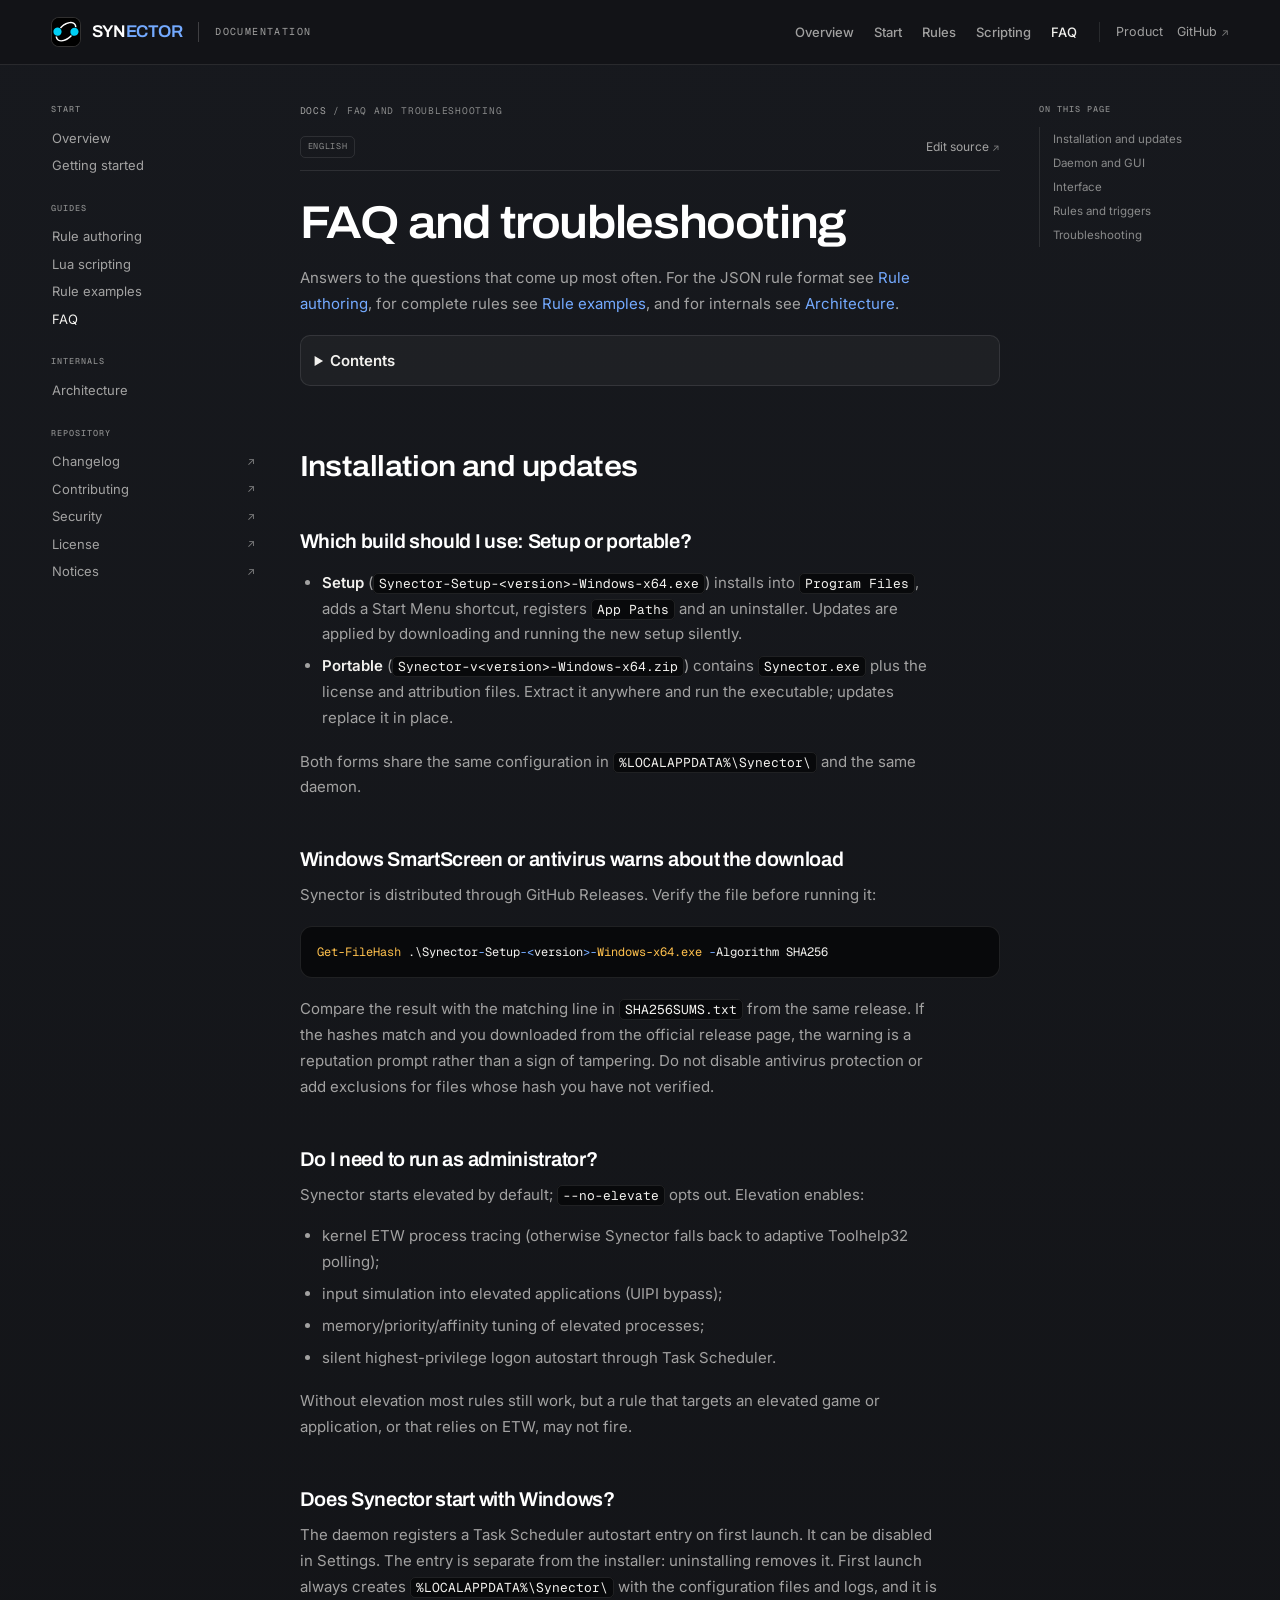
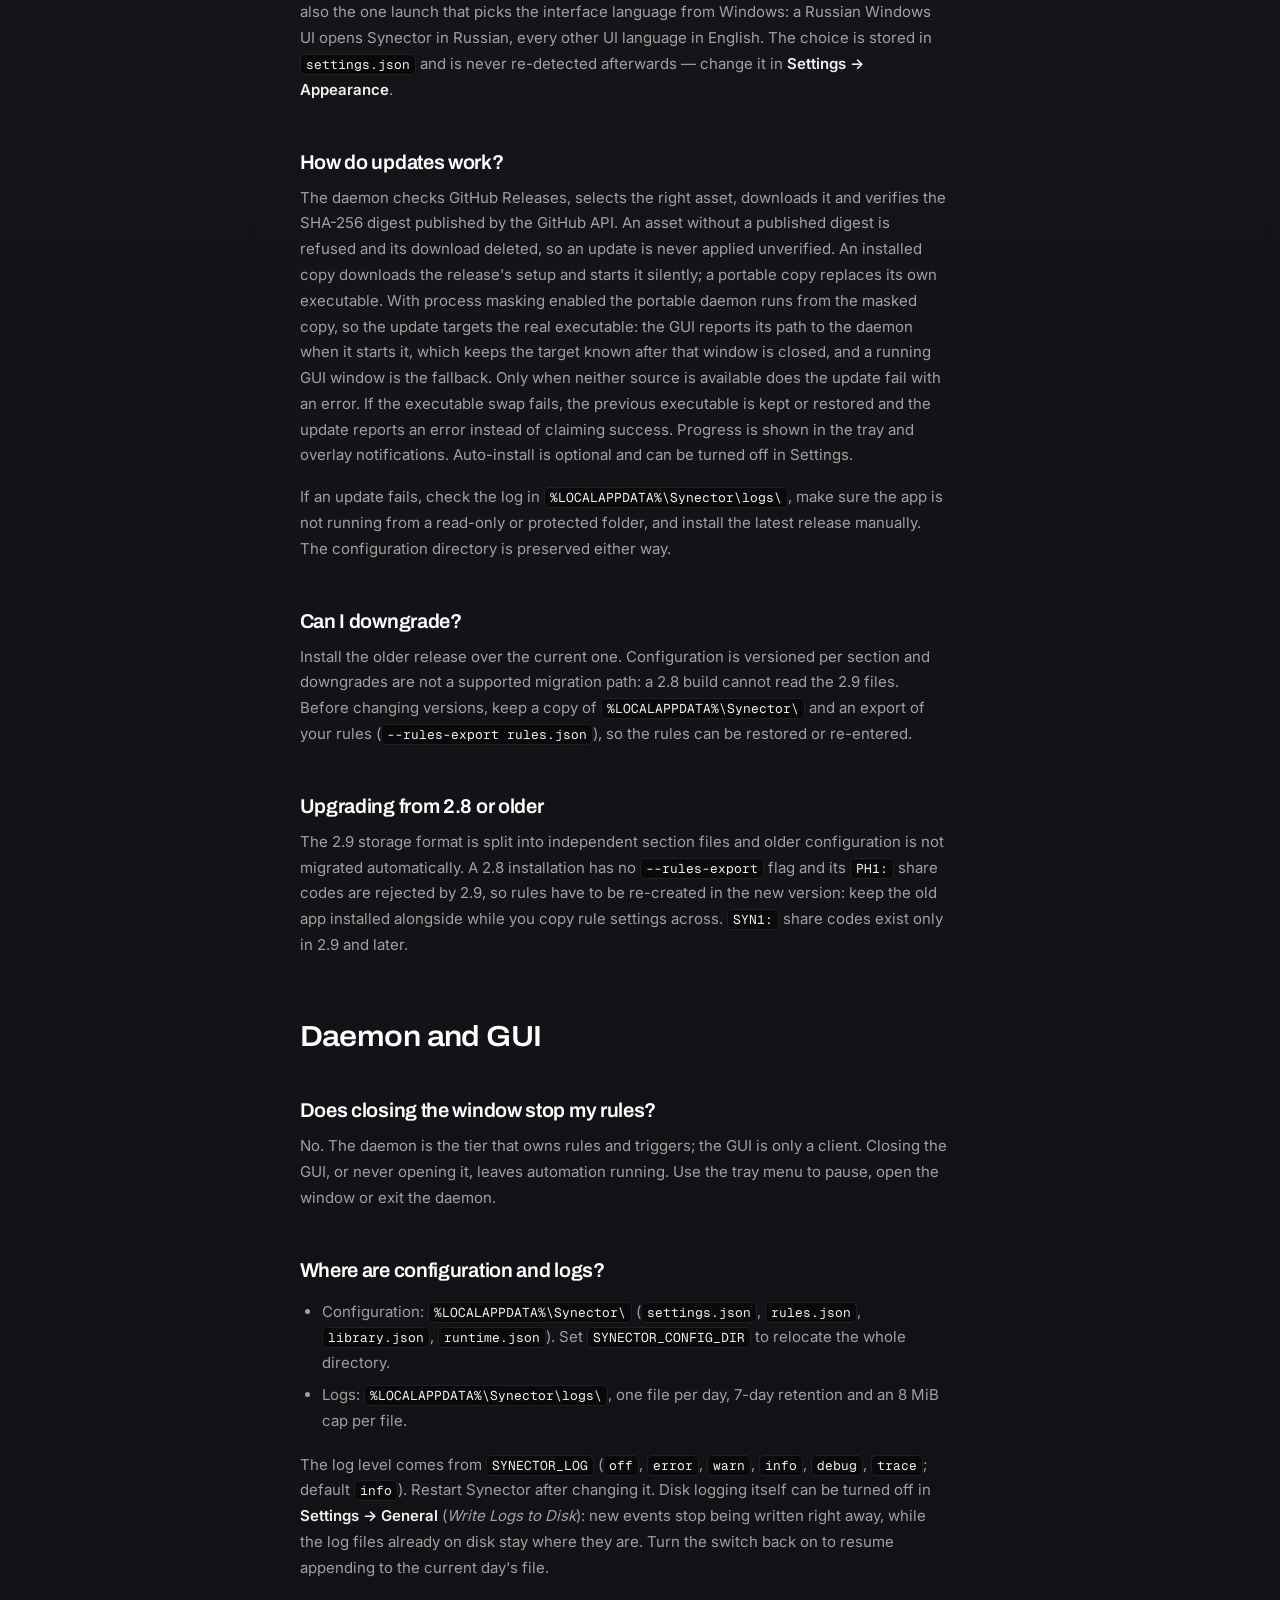
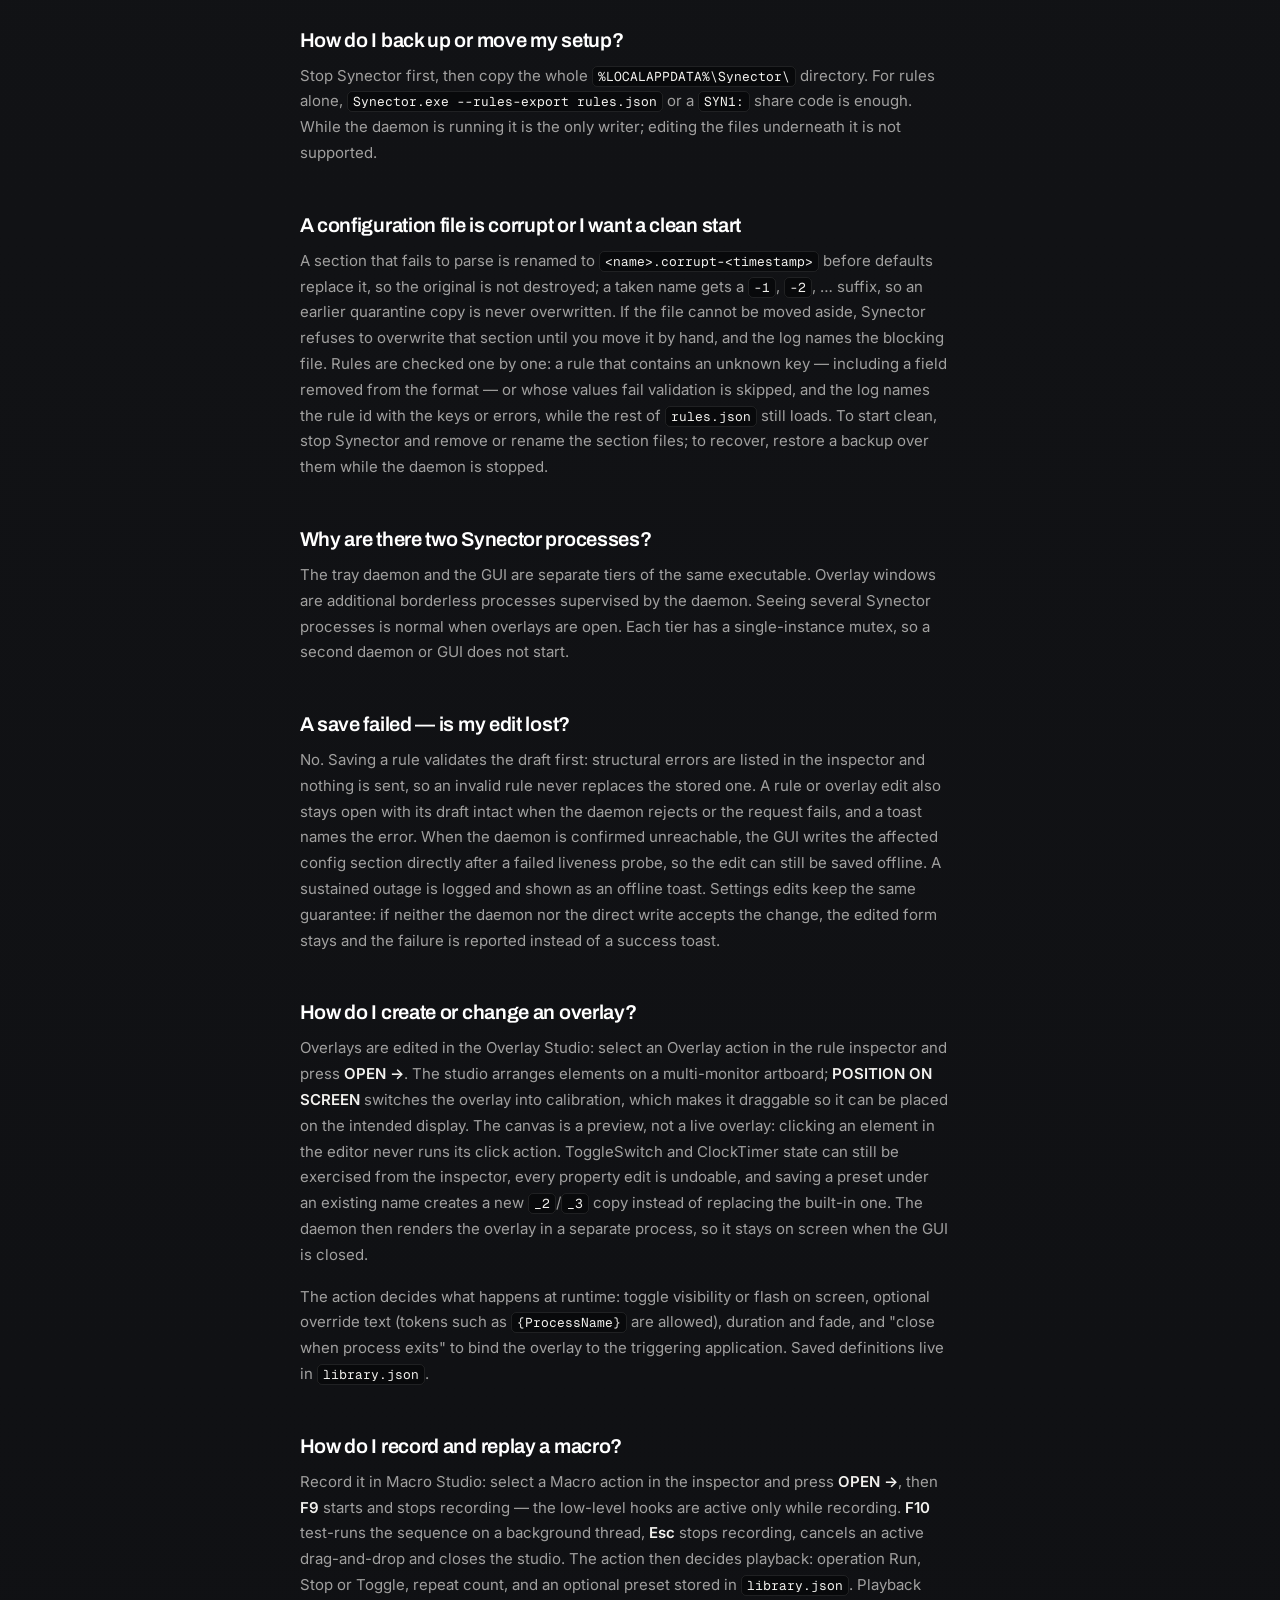
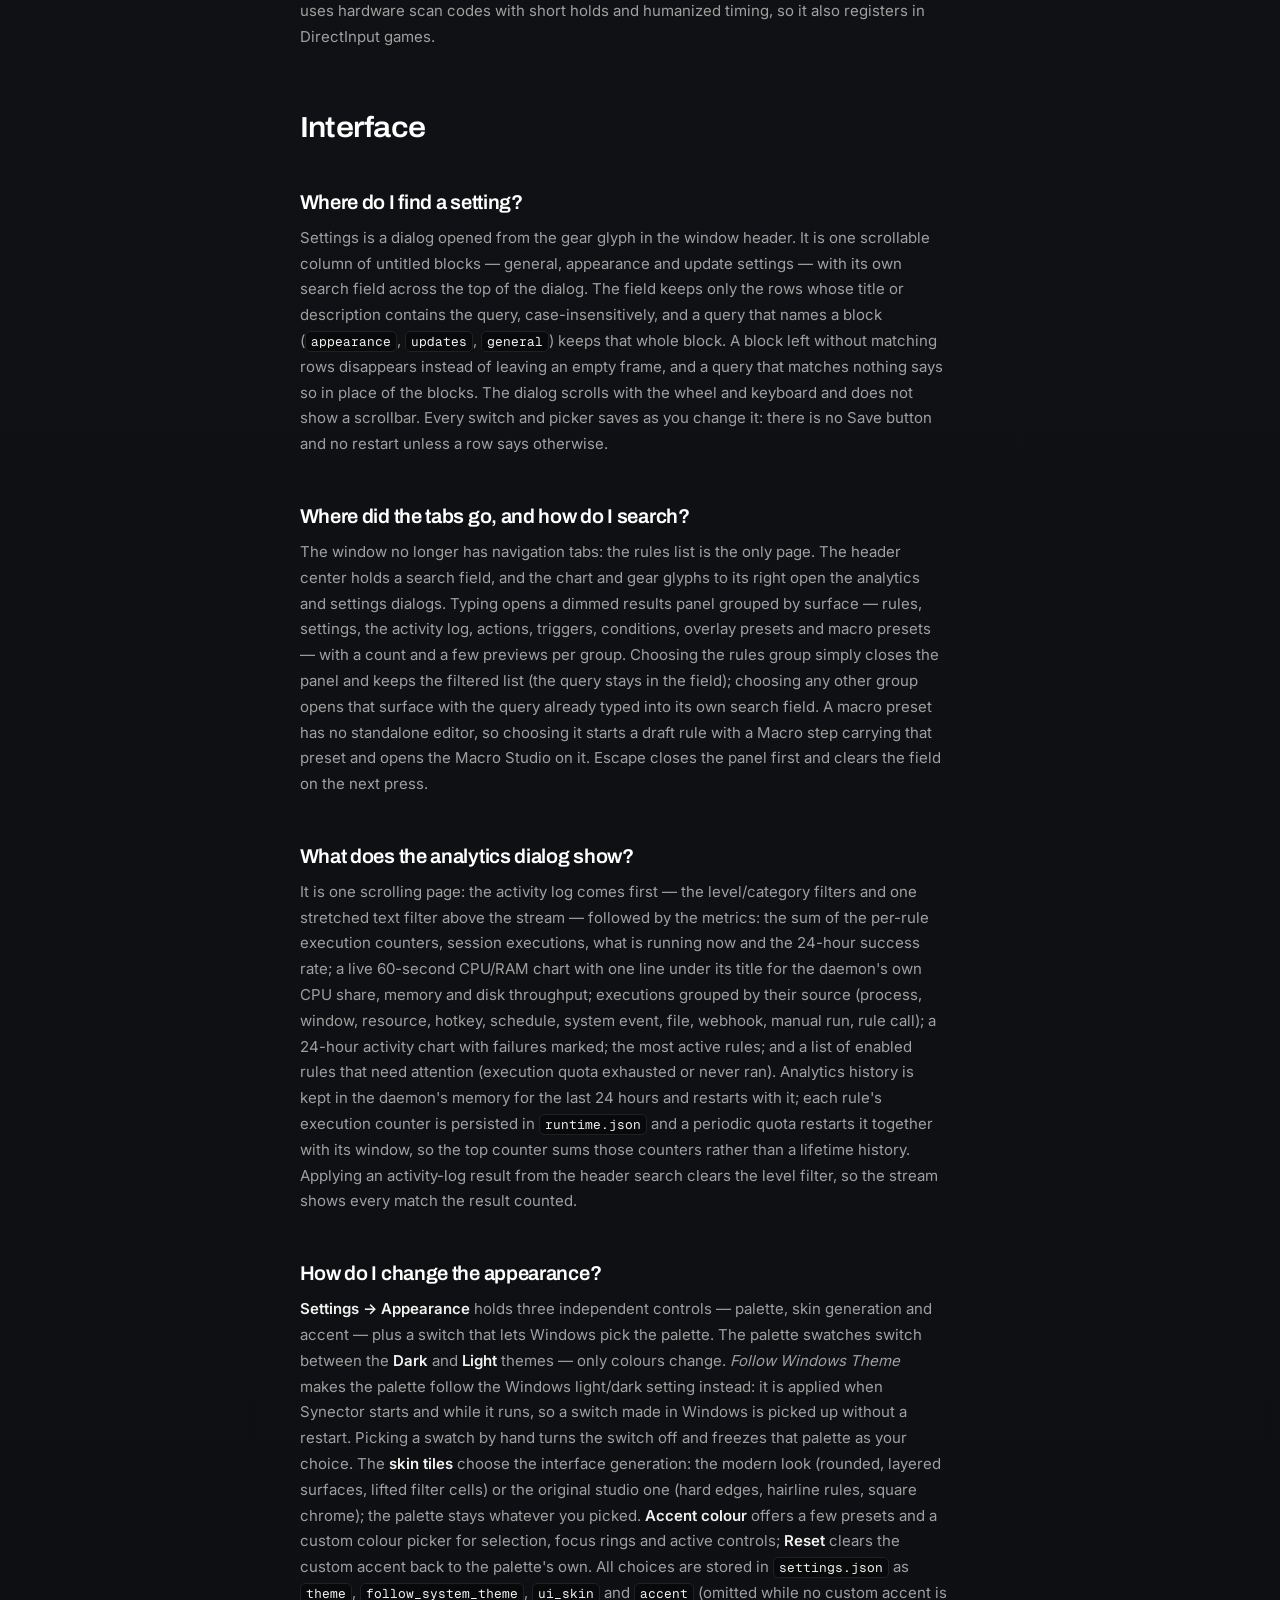
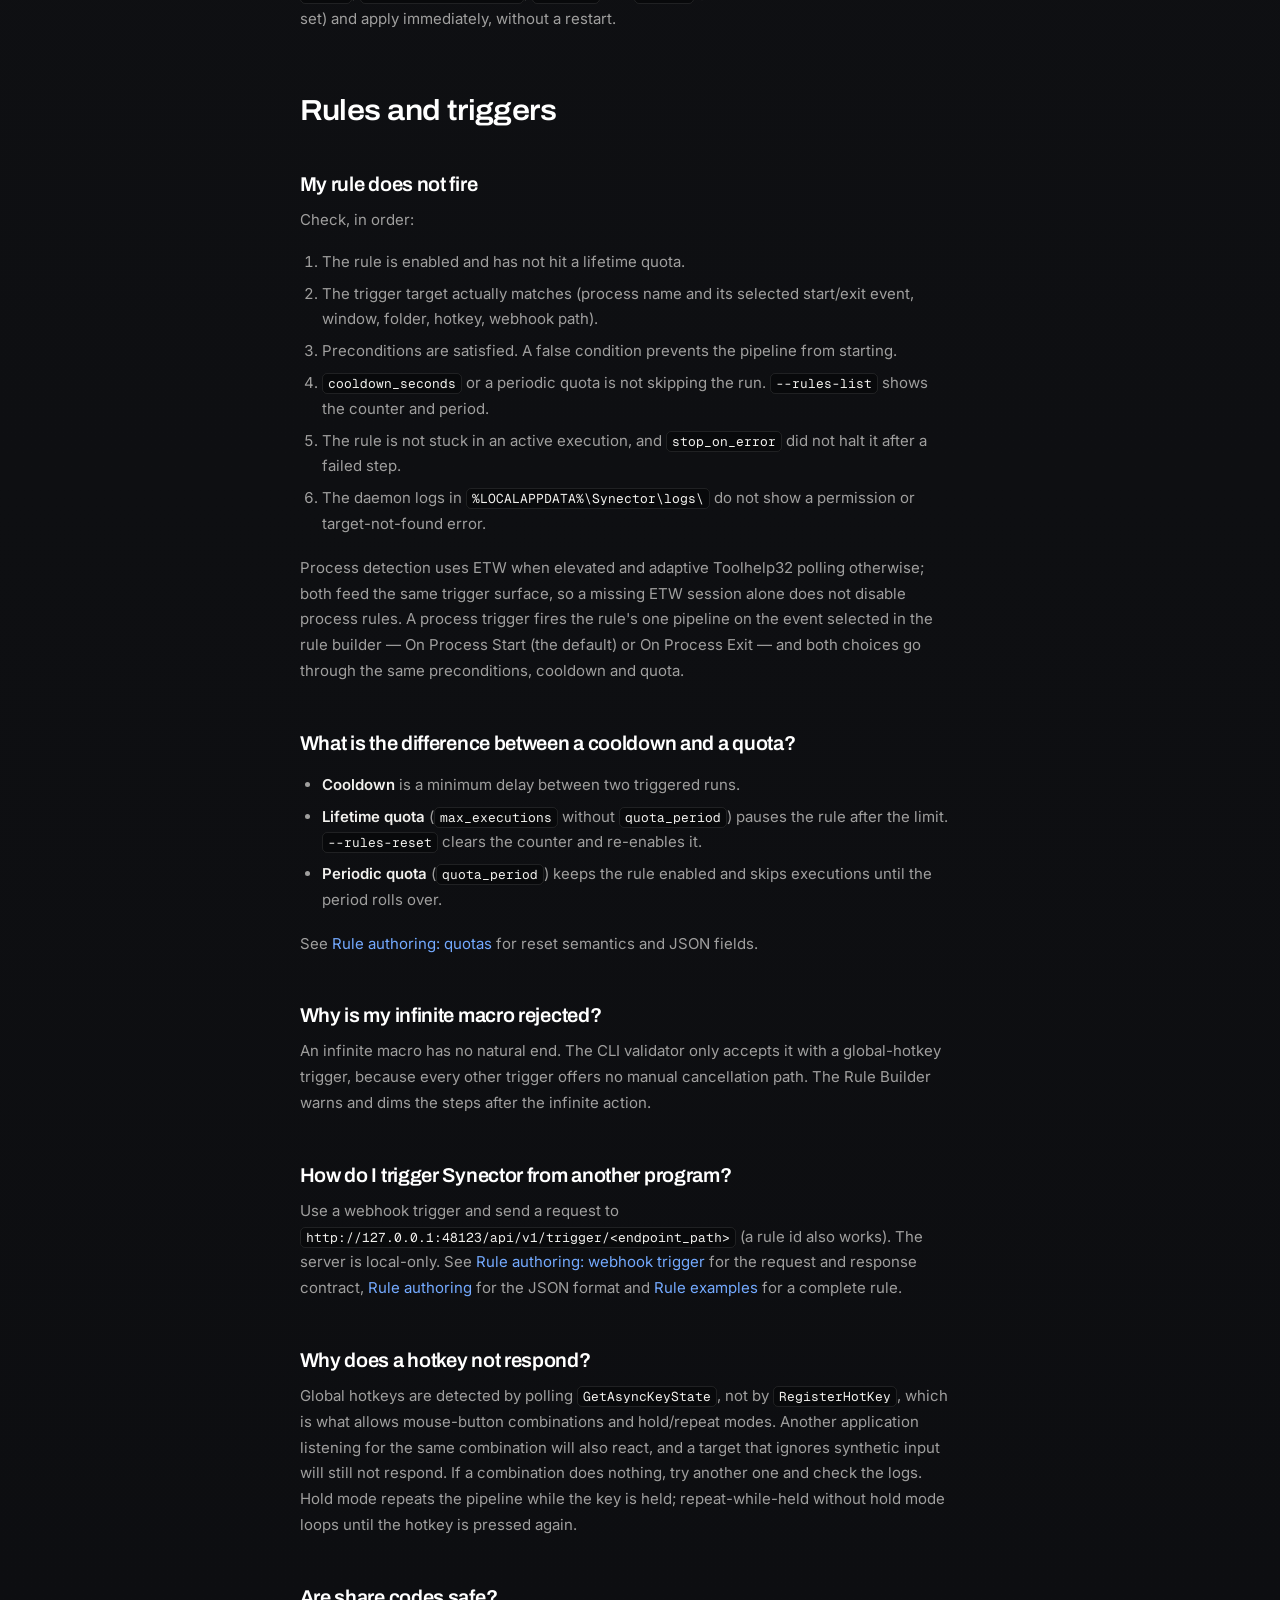
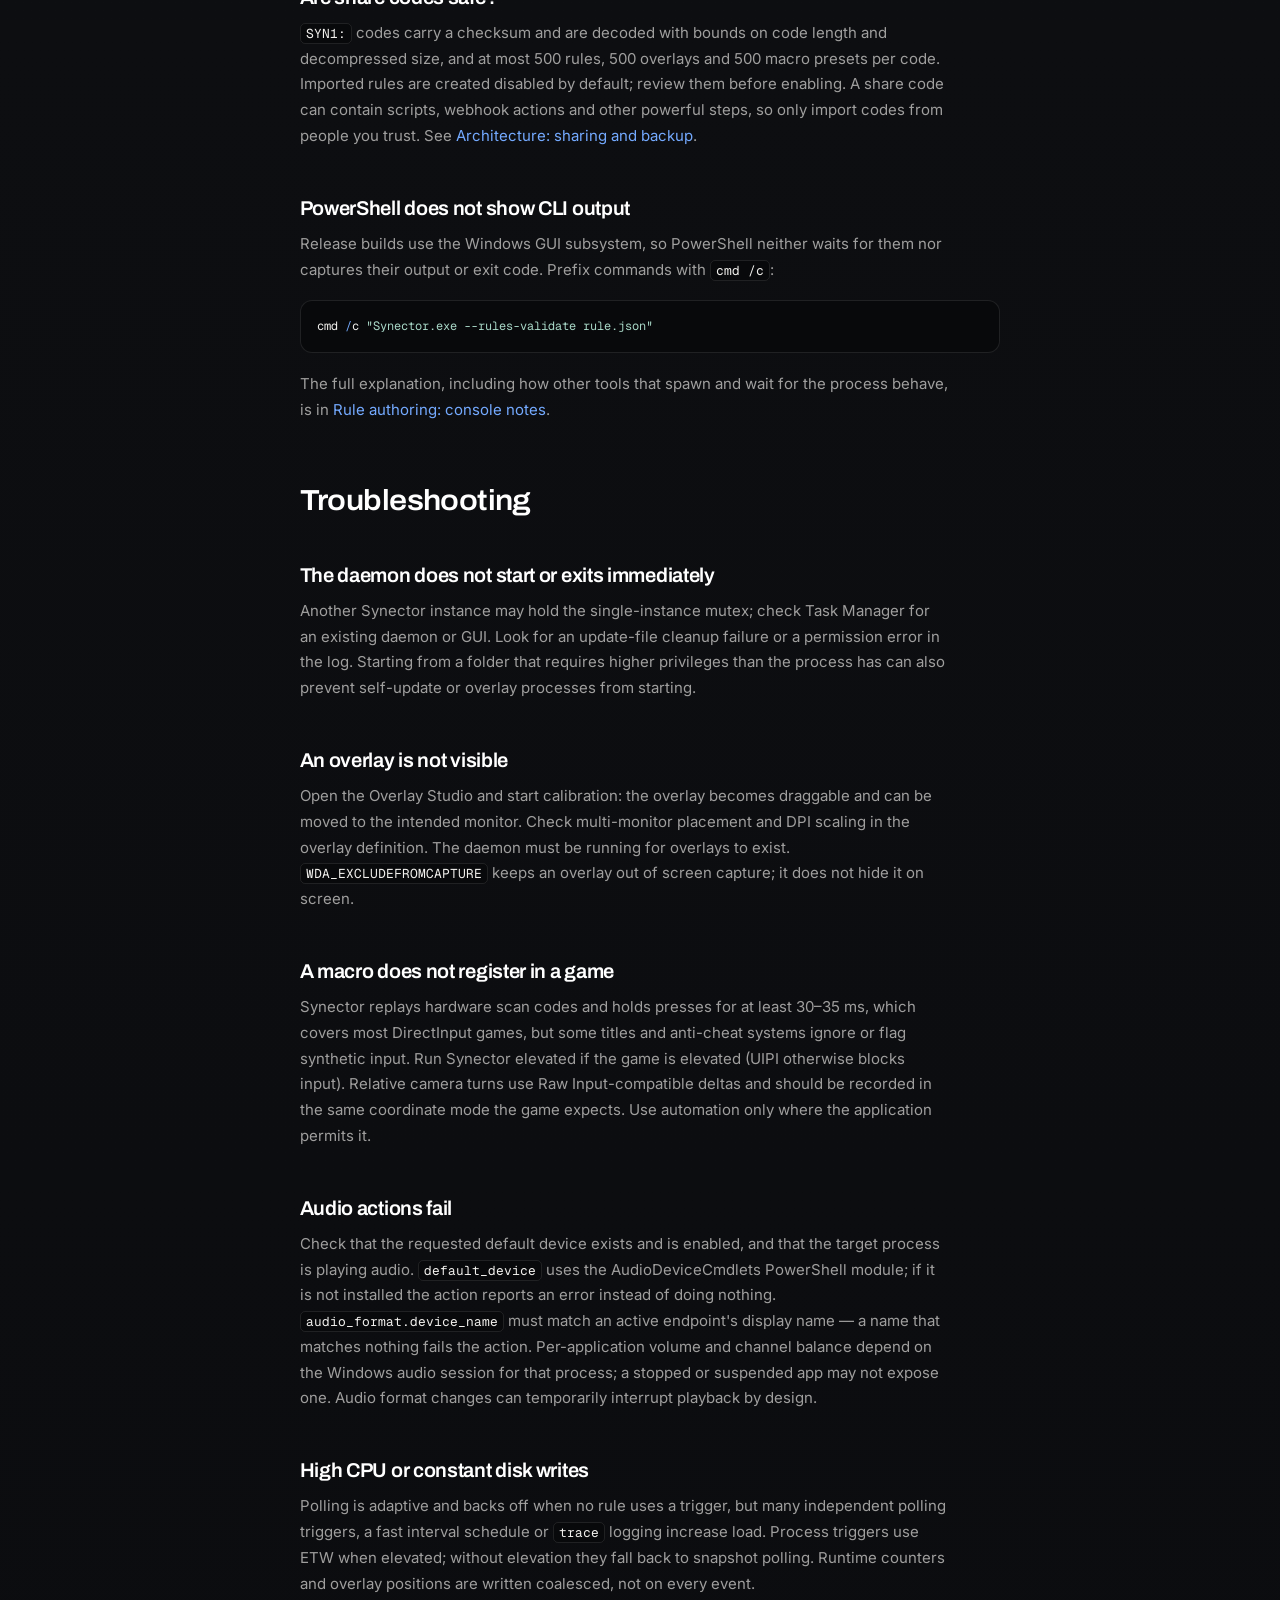
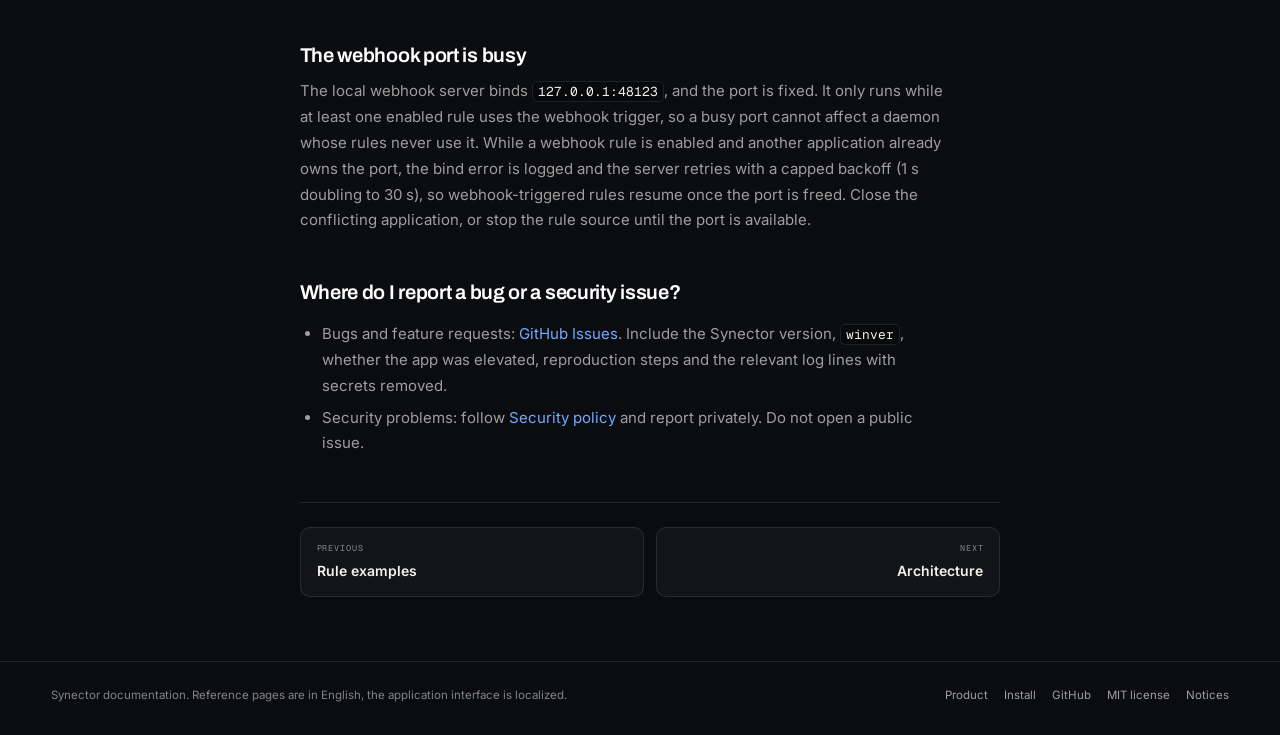
<file: docs/faq.html>
<!doctype html>
<html lang="en" data-lang="en">
<head>
  <meta charset="utf-8">
  <meta name="viewport" content="width=device-width, initial-scale=1">
  <title>FAQ and troubleshooting - Synector documentation</title>
  <meta name="description" content="Answers to common Synector questions: elevation, updates, logs, rules, overlays, macros and recovery.">
  <meta name="theme-color" content="#121316">
  <link rel="canonical" href="https://psyattack.github.io/Synector/docs/faq.html">

  <meta property="og:type" content="article">
  <meta property="og:site_name" content="Synector">
  <meta property="og:title" content="FAQ and troubleshooting - Synector documentation">
  <meta property="og:description" content="Answers to common Synector questions: elevation, updates, logs, rules, overlays, macros and recovery.">
  <meta property="og:url" content="https://psyattack.github.io/Synector/docs/faq.html">
  <meta name="twitter:card" content="summary">
  <meta name="twitter:title" content="FAQ and troubleshooting - Synector documentation">
  <meta name="twitter:description" content="Answers to common Synector questions: elevation, updates, logs, rules, overlays, macros and recovery.">

  <link rel="icon" type="image/png" href="../assets/icon-256.png">
  <link rel="preload" href="../fonts/Archivo-Variable.woff2" as="font" type="font/woff2" crossorigin>
  <link rel="preload" href="../fonts/Inter-Variable.woff2" as="font" type="font/woff2" crossorigin>
  <link rel="stylesheet" href="../styles.css">
  <link rel="stylesheet" href="docs.css">
  <script type="application/ld+json">{"@context": "https://schema.org", "@type": "TechArticle", "headline": "FAQ and troubleshooting", "description": "Answers to common Synector questions: elevation, updates, logs, rules, overlays, macros and recovery.", "url": "https://psyattack.github.io/Synector/docs/faq.html", "isPartOf": {"@type": "WebSite", "name": "Synector", "url": "https://psyattack.github.io/Synector/"}}</script>
</head>
<body class="docs-page">
  <a class="skip-link" href="#main">Skip to content</a>

  <header class="docs-header">
    <div class="shell docs-header-inner">
      <a class="brand" href="../index.html" aria-label="Synector">
        <img class="brand-mark" src="../assets/logo.svg" width="30" height="30" alt="">
        <span class="wordmark">SYN<span>ECTOR</span></span>
      </a>
      <span class="docs-divider" aria-hidden="true"></span>
      <span class="docs-label">Documentation</span>
      <nav class="docs-topnav" aria-label="Documentation sections"><a href="index.html">Overview</a><a href="getting-started.html">Start</a><a href="rules.html">Rules</a><a href="scripting.html">Scripting</a><a class="is-active" href="faq.html">FAQ</a></nav>
      <div class="docs-header-actions">
        <a href="../index.html">Product</a>
        <a href="https://github.com/psyattack/Synector">GitHub <span class="ext" aria-hidden="true">↗</span></a>
      </div>
    </div>
  </header>

  <div class="shell docs-shell">
    <aside class="docs-sidebar" aria-label="Documentation">
<div class="docs-side-group">
<p class="docs-side-title">Start</p>
<a class="docs-side-link" href="index.html">Overview</a>
<a class="docs-side-link" href="getting-started.html">Getting started</a>
</div>
<div class="docs-side-group">
<p class="docs-side-title">Guides</p>
<a class="docs-side-link" href="rules.html">Rule authoring</a>
<a class="docs-side-link" href="scripting.html">Lua scripting</a>
<a class="docs-side-link" href="examples.html">Rule examples</a>
<a class="docs-side-link is-active" href="faq.html">FAQ</a>
</div>
<div class="docs-side-group">
<p class="docs-side-title">Internals</p>
<a class="docs-side-link" href="architecture.html">Architecture</a>
</div>
<div class="docs-side-group">
<p class="docs-side-title">Repository</p>
<a class="docs-side-link" href="https://github.com/psyattack/Synector/blob/main/CHANGELOG.md" target="_blank" rel="noopener">Changelog <span class="ext" aria-hidden="true">↗</span></a>
<a class="docs-side-link" href="https://github.com/psyattack/Synector/blob/main/CONTRIBUTING.md" target="_blank" rel="noopener">Contributing <span class="ext" aria-hidden="true">↗</span></a>
<a class="docs-side-link" href="https://github.com/psyattack/Synector/blob/main/SECURITY.md" target="_blank" rel="noopener">Security <span class="ext" aria-hidden="true">↗</span></a>
<a class="docs-side-link" href="https://github.com/psyattack/Synector/blob/main/LICENSE" target="_blank" rel="noopener">License <span class="ext" aria-hidden="true">↗</span></a>
<a class="docs-side-link" href="https://github.com/psyattack/Synector/blob/main/NOTICES.md" target="_blank" rel="noopener">Notices <span class="ext" aria-hidden="true">↗</span></a>
</div>
</aside>
    <main class="docs-main" id="main">
      <div class="docs-breadcrumb"><a href="index.html">Docs</a> / <span>FAQ and troubleshooting</span></div>
      <div class="docs-toolbar">
        <span class="docs-en">English</span>
        <a class="docs-edit" href="https://github.com/psyattack/Synector/blob/main/docs/FAQ.md">Edit source <span class="ext" aria-hidden="true">↗</span></a>
      </div>
      <article class="docs-article">
<div class="markdown-heading"><h1 class="heading-element">FAQ and troubleshooting</h1><a id="faq-and-troubleshooting" class="anchor" aria-label="Permalink: FAQ and troubleshooting" href="#faq-and-troubleshooting"><span aria-hidden="true" class="octicon octicon-link"></span></a></div>
<p>Answers to the questions that come up most often. For the JSON rule format see
<a href="rules.html">Rule authoring</a>, for complete rules see <a href="examples.html">Rule examples</a>, and for
internals see <a href="architecture.html">Architecture</a>.</p>
<details>
<summary>Contents</summary>
<ul>
<li>
<a href="#installation-and-updates">Installation and updates</a>
<ul>
<li><a href="#which-build-should-i-use-setup-or-portable">Which build should I use: Setup or portable?</a></li>
<li><a href="#windows-smartscreen-or-antivirus-warns-about-the-download">Windows SmartScreen or antivirus warns about the download</a></li>
<li><a href="#do-i-need-to-run-as-administrator">Do I need to run as administrator?</a></li>
<li><a href="#does-synector-start-with-windows">Does Synector start with Windows?</a></li>
<li><a href="#how-do-updates-work">How do updates work?</a></li>
<li><a href="#can-i-downgrade">Can I downgrade?</a></li>
<li><a href="#upgrading-from-28-or-older">Upgrading from 2.8 or older</a></li>
</ul>
</li>
<li>
<a href="#daemon-and-gui">Daemon and GUI</a>
<ul>
<li><a href="#does-closing-the-window-stop-my-rules">Does closing the window stop my rules?</a></li>
<li><a href="#where-are-configuration-and-logs">Where are configuration and logs?</a></li>
<li><a href="#how-do-i-back-up-or-move-my-setup">How do I back up or move my setup?</a></li>
<li><a href="#a-configuration-file-is-corrupt-or-i-want-a-clean-start">A configuration file is corrupt or I want a clean start</a></li>
<li><a href="#why-are-there-two-synector-processes">Why are there two Synector processes?</a></li>
<li><a href="#a-save-failed--is-my-edit-lost">A save failed — is my edit lost?</a></li>
<li><a href="#how-do-i-create-or-change-an-overlay">How do I create or change an overlay?</a></li>
<li><a href="#how-do-i-record-and-replay-a-macro">How do I record and replay a macro?</a></li>
</ul>
</li>
<li>
<a href="#interface">Interface</a>
<ul>
<li><a href="#where-do-i-find-a-setting">Where do I find a setting?</a></li>
<li><a href="#where-did-the-tabs-go-and-how-do-i-search">Where did the tabs go, and how do I search?</a></li>
<li><a href="#what-does-the-analytics-dialog-show">What does the analytics dialog show?</a></li>
<li><a href="#how-do-i-change-the-appearance">How do I change the appearance?</a></li>
</ul>
</li>
<li>
<a href="#rules-and-triggers">Rules and triggers</a>
<ul>
<li><a href="#my-rule-does-not-fire">My rule does not fire</a></li>
<li><a href="#what-is-the-difference-between-a-cooldown-and-a-quota">What is the difference between a cooldown and a quota?</a></li>
<li><a href="#why-is-my-infinite-macro-rejected">Why is my infinite macro rejected?</a></li>
<li><a href="#how-do-i-trigger-synector-from-another-program">How do I trigger Synector from another program?</a></li>
<li><a href="#why-does-a-hotkey-not-respond">Why does a hotkey not respond?</a></li>
<li><a href="#are-share-codes-safe">Are share codes safe?</a></li>
<li><a href="#powershell-does-not-show-cli-output">PowerShell does not show CLI output</a></li>
</ul>
</li>
<li>
<a href="#troubleshooting">Troubleshooting</a>
<ul>
<li><a href="#the-daemon-does-not-start-or-exits-immediately">The daemon does not start or exits immediately</a></li>
<li><a href="#an-overlay-is-not-visible">An overlay is not visible</a></li>
<li><a href="#a-macro-does-not-register-in-a-game">A macro does not register in a game</a></li>
<li><a href="#audio-actions-fail">Audio actions fail</a></li>
<li><a href="#high-cpu-or-constant-disk-writes">High CPU or constant disk writes</a></li>
<li><a href="#the-webhook-port-is-busy">The webhook port is busy</a></li>
<li><a href="#where-do-i-report-a-bug-or-a-security-issue">Where do I report a bug or a security issue?</a></li>
</ul>
</li>
</ul>
</details>
<div class="markdown-heading"><h2 class="heading-element">Installation and updates</h2><a id="installation-and-updates" class="anchor" aria-label="Permalink: Installation and updates" href="#installation-and-updates"><span aria-hidden="true" class="octicon octicon-link"></span></a></div>
<div class="markdown-heading"><h3 class="heading-element">Which build should I use: Setup or portable?</h3><a id="which-build-should-i-use-setup-or-portable" class="anchor" aria-label="Permalink: Which build should I use: Setup or portable?" href="#which-build-should-i-use-setup-or-portable"><span aria-hidden="true" class="octicon octicon-link"></span></a></div>
<ul>
<li>
<strong>Setup</strong> (<code>Synector-Setup-&lt;version&gt;-Windows-x64.exe</code>) installs into <code>Program Files</code>, adds a Start
Menu shortcut, registers <code>App Paths</code> and an uninstaller. Updates are applied by downloading and
running the new setup silently.</li>
<li>
<strong>Portable</strong> (<code>Synector-v&lt;version&gt;-Windows-x64.zip</code>) contains <code>Synector.exe</code> plus the license and
attribution files. Extract it anywhere and run the executable; updates replace it in place.</li>
</ul>
<p>Both forms share the same configuration in <code>%LOCALAPPDATA%\Synector\</code> and the same daemon.</p>
<div class="markdown-heading"><h3 class="heading-element">Windows SmartScreen or antivirus warns about the download</h3><a id="windows-smartscreen-or-antivirus-warns-about-the-download" class="anchor" aria-label="Permalink: Windows SmartScreen or antivirus warns about the download" href="#windows-smartscreen-or-antivirus-warns-about-the-download"><span aria-hidden="true" class="octicon octicon-link"></span></a></div>
<p>Synector is distributed through GitHub Releases. Verify the file before running it:</p>
<div class="highlight highlight-source-powershell"><pre><span class="pl-c1">Get-FileHash</span> .\Synector<span class="pl-k">-</span>Setup<span class="pl-k">-</span><span class="pl-k">&lt;</span>version<span class="pl-k">&gt;</span><span class="pl-k">-</span><span class="pl-c1">Windows-x64.exe</span> <span class="pl-k">-</span>Algorithm SHA256</pre></div>
<p>Compare the result with the matching line in <code>SHA256SUMS.txt</code> from the same release. If the hashes
match and you downloaded from the official release page, the warning is a reputation prompt rather
than a sign of tampering. Do not disable antivirus protection or add exclusions for files whose
hash you have not verified.</p>
<div class="markdown-heading"><h3 class="heading-element">Do I need to run as administrator?</h3><a id="do-i-need-to-run-as-administrator" class="anchor" aria-label="Permalink: Do I need to run as administrator?" href="#do-i-need-to-run-as-administrator"><span aria-hidden="true" class="octicon octicon-link"></span></a></div>
<p>Synector starts elevated by default; <code>--no-elevate</code> opts out. Elevation enables:</p>
<ul>
<li>kernel ETW process tracing (otherwise Synector falls back to adaptive Toolhelp32 polling);</li>
<li>input simulation into elevated applications (UIPI bypass);</li>
<li>memory/priority/affinity tuning of elevated processes;</li>
<li>silent highest-privilege logon autostart through Task Scheduler.</li>
</ul>
<p>Without elevation most rules still work, but a rule that targets an elevated game or application,
or that relies on ETW, may not fire.</p>
<div class="markdown-heading"><h3 class="heading-element">Does Synector start with Windows?</h3><a id="does-synector-start-with-windows" class="anchor" aria-label="Permalink: Does Synector start with Windows?" href="#does-synector-start-with-windows"><span aria-hidden="true" class="octicon octicon-link"></span></a></div>
<p>The daemon registers a Task Scheduler autostart entry on first launch. It can be disabled in
Settings. The entry is separate from the installer: uninstalling removes it. First launch always
creates <code>%LOCALAPPDATA%\Synector\</code> with the configuration files and logs, and it is also the one
launch that picks the interface language from Windows: a Russian Windows UI opens Synector in
Russian, every other UI language in English. The choice is stored in <code>settings.json</code> and is never
re-detected afterwards — change it in <strong>Settings → Appearance</strong>.</p>
<div class="markdown-heading"><h3 class="heading-element">How do updates work?</h3><a id="how-do-updates-work" class="anchor" aria-label="Permalink: How do updates work?" href="#how-do-updates-work"><span aria-hidden="true" class="octicon octicon-link"></span></a></div>
<p>The daemon checks GitHub Releases, selects the right asset, downloads it and verifies the SHA-256
digest published by the GitHub API. An asset without a published digest is refused and its download
deleted, so an update is never applied unverified. An installed copy downloads the release's setup
and starts it silently; a portable copy replaces its own executable. With process masking enabled the
portable daemon runs from the masked copy, so the update targets the real executable: the GUI reports
its path to the daemon when it starts it, which keeps the target known after that window is closed,
and a running GUI window is the fallback. Only when neither source is available does the update fail
with an error. If the executable swap fails, the previous executable is kept or restored and the
update reports an error instead of claiming success. Progress is shown in the tray and overlay
notifications. Auto-install is optional and can be turned off in Settings.</p>
<p>If an update fails, check the log in <code>%LOCALAPPDATA%\Synector\logs\</code>, make sure the app is not
running from a read-only or protected folder, and install the latest release manually. The
configuration directory is preserved either way.</p>
<div class="markdown-heading"><h3 class="heading-element">Can I downgrade?</h3><a id="can-i-downgrade" class="anchor" aria-label="Permalink: Can I downgrade?" href="#can-i-downgrade"><span aria-hidden="true" class="octicon octicon-link"></span></a></div>
<p>Install the older release over the current one. Configuration is versioned per section and
downgrades are not a supported migration path: a 2.8 build cannot read the 2.9 files. Before
changing versions, keep a copy of <code>%LOCALAPPDATA%\Synector\</code> and an export of your rules
(<code>--rules-export rules.json</code>), so the rules can be restored or re-entered.</p>
<div class="markdown-heading"><h3 class="heading-element">Upgrading from 2.8 or older</h3><a id="upgrading-from-28-or-older" class="anchor" aria-label="Permalink: Upgrading from 2.8 or older" href="#upgrading-from-28-or-older"><span aria-hidden="true" class="octicon octicon-link"></span></a></div>
<p>The 2.9 storage format is split into independent section files and older configuration is not
migrated automatically. A 2.8 installation has no <code>--rules-export</code> flag and its <code>PH1:</code> share codes
are rejected by 2.9, so rules have to be re-created in the new version: keep the old app installed
alongside while you copy rule settings across. <code>SYN1:</code> share codes exist only in 2.9 and later.</p>
<div class="markdown-heading"><h2 class="heading-element">Daemon and GUI</h2><a id="daemon-and-gui" class="anchor" aria-label="Permalink: Daemon and GUI" href="#daemon-and-gui"><span aria-hidden="true" class="octicon octicon-link"></span></a></div>
<div class="markdown-heading"><h3 class="heading-element">Does closing the window stop my rules?</h3><a id="does-closing-the-window-stop-my-rules" class="anchor" aria-label="Permalink: Does closing the window stop my rules?" href="#does-closing-the-window-stop-my-rules"><span aria-hidden="true" class="octicon octicon-link"></span></a></div>
<p>No. The daemon is the tier that owns rules and triggers; the GUI is only a client. Closing the GUI,
or never opening it, leaves automation running. Use the tray menu to pause, open the window or exit
the daemon.</p>
<div class="markdown-heading"><h3 class="heading-element">Where are configuration and logs?</h3><a id="where-are-configuration-and-logs" class="anchor" aria-label="Permalink: Where are configuration and logs?" href="#where-are-configuration-and-logs"><span aria-hidden="true" class="octicon octicon-link"></span></a></div>
<ul>
<li>Configuration: <code>%LOCALAPPDATA%\Synector\</code> (<code>settings.json</code>, <code>rules.json</code>, <code>library.json</code>,
<code>runtime.json</code>). Set <code>SYNECTOR_CONFIG_DIR</code> to relocate the whole directory.</li>
<li>Logs: <code>%LOCALAPPDATA%\Synector\logs\</code>, one file per day, 7-day retention and an 8 MiB cap per
file.</li>
</ul>
<p>The log level comes from <code>SYNECTOR_LOG</code> (<code>off</code>, <code>error</code>, <code>warn</code>, <code>info</code>, <code>debug</code>, <code>trace</code>; default
<code>info</code>). Restart Synector after changing it. Disk logging itself can be turned off in
<strong>Settings → General</strong> (<em>Write Logs to Disk</em>): new events stop being written right away, while the
log files already on disk stay where they are. Turn the switch back on to resume appending to the
current day's file.</p>
<div class="markdown-heading"><h3 class="heading-element">How do I back up or move my setup?</h3><a id="how-do-i-back-up-or-move-my-setup" class="anchor" aria-label="Permalink: How do I back up or move my setup?" href="#how-do-i-back-up-or-move-my-setup"><span aria-hidden="true" class="octicon octicon-link"></span></a></div>
<p>Stop Synector first, then copy the whole <code>%LOCALAPPDATA%\Synector\</code> directory. For rules alone,
<code>Synector.exe --rules-export rules.json</code> or a <code>SYN1:</code> share code is enough. While the daemon is
running it is the only writer; editing the files underneath it is not supported.</p>
<div class="markdown-heading"><h3 class="heading-element">A configuration file is corrupt or I want a clean start</h3><a id="a-configuration-file-is-corrupt-or-i-want-a-clean-start" class="anchor" aria-label="Permalink: A configuration file is corrupt or I want a clean start" href="#a-configuration-file-is-corrupt-or-i-want-a-clean-start"><span aria-hidden="true" class="octicon octicon-link"></span></a></div>
<p>A section that fails to parse is renamed to <code>&lt;name&gt;.corrupt-&lt;timestamp&gt;</code> before defaults replace
it, so the original is not destroyed; a taken name gets a <code>-1</code>, <code>-2</code>, … suffix, so an earlier
quarantine copy is never overwritten. If the file cannot be moved aside, Synector refuses to
overwrite that section until you move it by hand, and the log names the blocking file. Rules are
checked one by one: a rule that contains an unknown key — including a field removed from the format
— or whose values fail validation is skipped, and the log names the rule id with the keys or
errors, while the rest of <code>rules.json</code> still loads. To start clean, stop Synector and remove or
rename the section files; to recover, restore a backup over them while the daemon is stopped.</p>
<div class="markdown-heading"><h3 class="heading-element">Why are there two Synector processes?</h3><a id="why-are-there-two-synector-processes" class="anchor" aria-label="Permalink: Why are there two Synector processes?" href="#why-are-there-two-synector-processes"><span aria-hidden="true" class="octicon octicon-link"></span></a></div>
<p>The tray daemon and the GUI are separate tiers of the same executable. Overlay windows are
additional borderless processes supervised by the daemon. Seeing several Synector processes is
normal when overlays are open. Each tier has a single-instance mutex, so a second daemon or GUI does
not start.</p>
<div class="markdown-heading"><h3 class="heading-element">A save failed — is my edit lost?</h3><a id="a-save-failed--is-my-edit-lost" class="anchor" aria-label="Permalink: A save failed — is my edit lost?" href="#a-save-failed--is-my-edit-lost"><span aria-hidden="true" class="octicon octicon-link"></span></a></div>
<p>No. Saving a rule validates the draft first: structural errors are listed in the inspector and
nothing is sent, so an invalid rule never replaces the stored one. A rule or overlay edit also stays
open with its draft intact when the daemon rejects or the request fails, and a toast names the
error. When the daemon is confirmed unreachable, the GUI writes the affected config section directly
after a failed liveness probe, so the edit can still be saved offline. A sustained outage is logged
and shown as an offline toast. Settings edits keep the same guarantee: if neither the daemon nor the
direct write accepts the change, the edited form stays and the failure is reported instead of a
success toast.</p>
<div class="markdown-heading"><h3 class="heading-element">How do I create or change an overlay?</h3><a id="how-do-i-create-or-change-an-overlay" class="anchor" aria-label="Permalink: How do I create or change an overlay?" href="#how-do-i-create-or-change-an-overlay"><span aria-hidden="true" class="octicon octicon-link"></span></a></div>
<p>Overlays are edited in the Overlay Studio: select an Overlay action in the rule inspector and press
<strong>OPEN →</strong>. The studio arranges elements on a multi-monitor artboard; <strong>POSITION ON SCREEN</strong> switches
the overlay into calibration, which makes it draggable so it can be placed on the intended display.
The canvas is a preview, not a live overlay: clicking an element in the editor never runs its click
action. ToggleSwitch and ClockTimer state can still be exercised from the inspector, every property
edit is undoable, and saving a preset under an existing name creates a new <code>_2</code>/<code>_3</code> copy instead of
replacing the built-in one. The daemon then renders the overlay in a separate process, so it stays on
screen when the GUI is closed.</p>
<p>The action decides what happens at runtime: toggle visibility or flash on screen, optional override
text (tokens such as <code>{ProcessName}</code> are allowed), duration and fade, and "close when process exits"
to bind the overlay to the triggering application. Saved definitions live in <code>library.json</code>.</p>
<div class="markdown-heading"><h3 class="heading-element">How do I record and replay a macro?</h3><a id="how-do-i-record-and-replay-a-macro" class="anchor" aria-label="Permalink: How do I record and replay a macro?" href="#how-do-i-record-and-replay-a-macro"><span aria-hidden="true" class="octicon octicon-link"></span></a></div>
<p>Record it in Macro Studio: select a Macro action in the inspector and press <strong>OPEN →</strong>, then <strong>F9</strong>
starts and stops recording — the low-level hooks are active only while recording. <strong>F10</strong> test-runs
the sequence on a background thread, <strong>Esc</strong> stops recording, cancels an active drag-and-drop and
closes the studio. The action then decides playback: operation Run, Stop or Toggle, repeat count, and
an optional preset stored in <code>library.json</code>. Playback uses hardware scan codes with short holds and
humanized timing, so it also registers in DirectInput games.</p>
<div class="markdown-heading"><h2 class="heading-element">Interface</h2><a id="interface" class="anchor" aria-label="Permalink: Interface" href="#interface"><span aria-hidden="true" class="octicon octicon-link"></span></a></div>
<div class="markdown-heading"><h3 class="heading-element">Where do I find a setting?</h3><a id="where-do-i-find-a-setting" class="anchor" aria-label="Permalink: Where do I find a setting?" href="#where-do-i-find-a-setting"><span aria-hidden="true" class="octicon octicon-link"></span></a></div>
<p>Settings is a dialog opened from the gear glyph in the window header. It is one scrollable column of
untitled blocks — general, appearance and update settings — with its own search field across the top
of the dialog. The field keeps only the rows whose title or description contains the query,
case-insensitively, and a query that names a block (<code>appearance</code>, <code>updates</code>, <code>general</code>) keeps that
whole block. A block left without matching rows disappears instead of leaving an empty frame, and a
query that matches nothing says so in place of the blocks. The dialog scrolls with the wheel and
keyboard and does not show a scrollbar. Every switch and picker saves as you change it: there is no
Save button and no restart unless a row says otherwise.</p>
<div class="markdown-heading"><h3 class="heading-element">Where did the tabs go, and how do I search?</h3><a id="where-did-the-tabs-go-and-how-do-i-search" class="anchor" aria-label="Permalink: Where did the tabs go, and how do I search?" href="#where-did-the-tabs-go-and-how-do-i-search"><span aria-hidden="true" class="octicon octicon-link"></span></a></div>
<p>The window no longer has navigation tabs: the rules list is the only page. The header center holds a
search field, and the chart and gear glyphs to its right open the analytics and settings dialogs.
Typing opens a dimmed results panel grouped by surface — rules, settings, the activity log, actions,
triggers, conditions, overlay presets and macro presets — with a count and a few previews per group.
Choosing the rules group simply closes the panel and keeps the filtered list (the query stays in the
field); choosing any other group opens that surface with the query already typed into its own search
field. A macro preset has no standalone editor, so choosing it starts a draft rule with a Macro step
carrying that preset and opens the Macro Studio on it.
Escape closes the panel first and clears the field on the next press.</p>
<div class="markdown-heading"><h3 class="heading-element">What does the analytics dialog show?</h3><a id="what-does-the-analytics-dialog-show" class="anchor" aria-label="Permalink: What does the analytics dialog show?" href="#what-does-the-analytics-dialog-show"><span aria-hidden="true" class="octicon octicon-link"></span></a></div>
<p>It is one scrolling page: the activity log comes first — the level/category filters and one
stretched text filter above the stream — followed by the metrics: the sum of the per-rule execution
counters, session executions, what is running now and the 24-hour success rate; a live 60-second
CPU/RAM chart with one line under its title for the daemon's own CPU share, memory and disk
throughput; executions grouped by their source (process, window, resource, hotkey, schedule,
system event, file, webhook, manual run, rule call); a 24-hour activity chart with failures marked;
the most active rules; and a list of enabled rules that need attention (execution quota exhausted or
never ran). Analytics history is kept in the daemon's memory for the last 24 hours and restarts with
it; each rule's execution counter is persisted in <code>runtime.json</code> and a periodic quota restarts it
together with its window, so the top counter sums those counters rather than a lifetime history.
Applying an activity-log result from the header search clears the level filter, so the stream shows
every match the result counted.</p>
<div class="markdown-heading"><h3 class="heading-element">How do I change the appearance?</h3><a id="how-do-i-change-the-appearance" class="anchor" aria-label="Permalink: How do I change the appearance?" href="#how-do-i-change-the-appearance"><span aria-hidden="true" class="octicon octicon-link"></span></a></div>
<p><strong>Settings → Appearance</strong> holds three independent controls — palette, skin generation and accent —
plus a switch that lets Windows pick the palette. The palette swatches switch between the
<strong>Dark</strong> and <strong>Light</strong> themes — only colours change. <em>Follow Windows Theme</em> makes the palette
follow the Windows light/dark setting instead: it is applied when Synector starts and while it
runs, so a switch made in Windows is picked up without a restart. Picking a swatch by hand turns the
switch off and freezes that palette as your choice. The <strong>skin tiles</strong> choose the interface
generation: the modern look (rounded, layered surfaces, lifted filter cells) or the
original studio one (hard edges, hairline rules, square chrome); the palette stays whatever you
picked. <strong>Accent colour</strong> offers a few presets and a custom colour picker for selection, focus rings
and active controls; <strong>Reset</strong> clears the custom accent back to the palette's own. All choices
are stored in <code>settings.json</code> as <code>theme</code>, <code>follow_system_theme</code>, <code>ui_skin</code> and <code>accent</code> (omitted
while no custom accent is set) and apply immediately, without a restart.</p>
<div class="markdown-heading"><h2 class="heading-element">Rules and triggers</h2><a id="rules-and-triggers" class="anchor" aria-label="Permalink: Rules and triggers" href="#rules-and-triggers"><span aria-hidden="true" class="octicon octicon-link"></span></a></div>
<div class="markdown-heading"><h3 class="heading-element">My rule does not fire</h3><a id="my-rule-does-not-fire" class="anchor" aria-label="Permalink: My rule does not fire" href="#my-rule-does-not-fire"><span aria-hidden="true" class="octicon octicon-link"></span></a></div>
<p>Check, in order:</p>
<ol>
<li>The rule is enabled and has not hit a lifetime quota.</li>
<li>The trigger target actually matches (process name and its selected start/exit event, window,
folder, hotkey, webhook path).</li>
<li>Preconditions are satisfied. A false condition prevents the pipeline from starting.</li>
<li>
<code>cooldown_seconds</code> or a periodic quota is not skipping the run. <code>--rules-list</code> shows the counter
and period.</li>
<li>The rule is not stuck in an active execution, and <code>stop_on_error</code> did not halt it after a failed
step.</li>
<li>The daemon logs in <code>%LOCALAPPDATA%\Synector\logs\</code> do not show a permission or target-not-found
error.</li>
</ol>
<p>Process detection uses ETW when elevated and adaptive Toolhelp32 polling otherwise; both feed the
same trigger surface, so a missing ETW session alone does not disable process rules. A process
trigger fires the rule's one pipeline on the event selected in the rule builder — On Process Start
(the default) or On Process Exit — and both choices go through the same preconditions, cooldown and
quota.</p>
<div class="markdown-heading"><h3 class="heading-element">What is the difference between a cooldown and a quota?</h3><a id="what-is-the-difference-between-a-cooldown-and-a-quota" class="anchor" aria-label="Permalink: What is the difference between a cooldown and a quota?" href="#what-is-the-difference-between-a-cooldown-and-a-quota"><span aria-hidden="true" class="octicon octicon-link"></span></a></div>
<ul>
<li>
<strong>Cooldown</strong> is a minimum delay between two triggered runs.</li>
<li>
<strong>Lifetime quota</strong> (<code>max_executions</code> without <code>quota_period</code>) pauses the rule after the limit.
<code>--rules-reset</code> clears the counter and re-enables it.</li>
<li>
<strong>Periodic quota</strong> (<code>quota_period</code>) keeps the rule enabled and skips executions until the period
rolls over.</li>
</ul>
<p>See <a href="rules.html#quotas">Rule authoring: quotas</a> for reset semantics and JSON fields.</p>
<div class="markdown-heading"><h3 class="heading-element">Why is my infinite macro rejected?</h3><a id="why-is-my-infinite-macro-rejected" class="anchor" aria-label="Permalink: Why is my infinite macro rejected?" href="#why-is-my-infinite-macro-rejected"><span aria-hidden="true" class="octicon octicon-link"></span></a></div>
<p>An infinite macro has no natural end. The CLI validator only accepts it with a global-hotkey
trigger, because every other trigger offers no manual cancellation path. The Rule Builder warns and
dims the steps after the infinite action.</p>
<div class="markdown-heading"><h3 class="heading-element">How do I trigger Synector from another program?</h3><a id="how-do-i-trigger-synector-from-another-program" class="anchor" aria-label="Permalink: How do I trigger Synector from another program?" href="#how-do-i-trigger-synector-from-another-program"><span aria-hidden="true" class="octicon octicon-link"></span></a></div>
<p>Use a webhook trigger and send a request to
<code>http://127.0.0.1:48123/api/v1/trigger/&lt;endpoint_path&gt;</code> (a rule id also works). The server is
local-only. See <a href="rules.html#webhook-trigger">Rule authoring: webhook trigger</a> for the
request and response contract, <a href="rules.html">Rule authoring</a> for the JSON format and
<a href="examples.html">Rule examples</a> for a complete rule.</p>
<div class="markdown-heading"><h3 class="heading-element">Why does a hotkey not respond?</h3><a id="why-does-a-hotkey-not-respond" class="anchor" aria-label="Permalink: Why does a hotkey not respond?" href="#why-does-a-hotkey-not-respond"><span aria-hidden="true" class="octicon octicon-link"></span></a></div>
<p>Global hotkeys are detected by polling <code>GetAsyncKeyState</code>, not by <code>RegisterHotKey</code>, which is what
allows mouse-button combinations and hold/repeat modes. Another application listening for the same
combination will also react, and a target that ignores synthetic input will still not respond. If a
combination does nothing, try another one and check the logs. Hold mode repeats the pipeline while
the key is held; repeat-while-held without hold mode loops until the hotkey is pressed again.</p>
<div class="markdown-heading"><h3 class="heading-element">Are share codes safe?</h3><a id="are-share-codes-safe" class="anchor" aria-label="Permalink: Are share codes safe?" href="#are-share-codes-safe"><span aria-hidden="true" class="octicon octicon-link"></span></a></div>
<p><code>SYN1:</code> codes carry a checksum and are decoded with bounds on code length and decompressed size,
and at most 500 rules, 500 overlays and 500 macro presets per code. Imported rules are created
disabled by default; review them before enabling. A share code can contain scripts, webhook actions
and other powerful steps, so only import codes from people you trust. See
<a href="architecture.html#sharing-and-backup">Architecture: sharing and backup</a>.</p>
<div class="markdown-heading"><h3 class="heading-element">PowerShell does not show CLI output</h3><a id="powershell-does-not-show-cli-output" class="anchor" aria-label="Permalink: PowerShell does not show CLI output" href="#powershell-does-not-show-cli-output"><span aria-hidden="true" class="octicon octicon-link"></span></a></div>
<p>Release builds use the Windows GUI subsystem, so PowerShell neither waits for them nor captures their
output or exit code. Prefix commands with <code>cmd /c</code>:</p>
<div class="highlight highlight-source-powershell"><pre>cmd <span class="pl-k">/</span>c <span class="pl-s"><span class="pl-pds">"</span>Synector.exe --rules-validate rule.json<span class="pl-pds">"</span></span></pre></div>
<p>The full explanation, including how other tools that spawn and wait for the process behave, is in
<a href="rules.html#console-notes">Rule authoring: console notes</a>.</p>
<div class="markdown-heading"><h2 class="heading-element">Troubleshooting</h2><a id="troubleshooting" class="anchor" aria-label="Permalink: Troubleshooting" href="#troubleshooting"><span aria-hidden="true" class="octicon octicon-link"></span></a></div>
<div class="markdown-heading"><h3 class="heading-element">The daemon does not start or exits immediately</h3><a id="the-daemon-does-not-start-or-exits-immediately" class="anchor" aria-label="Permalink: The daemon does not start or exits immediately" href="#the-daemon-does-not-start-or-exits-immediately"><span aria-hidden="true" class="octicon octicon-link"></span></a></div>
<p>Another Synector instance may hold the single-instance mutex; check Task Manager for an existing
daemon or GUI. Look for an update-file cleanup failure or a permission error in the log. Starting
from a folder that requires higher privileges than the process has can also prevent self-update or
overlay processes from starting.</p>
<div class="markdown-heading"><h3 class="heading-element">An overlay is not visible</h3><a id="an-overlay-is-not-visible" class="anchor" aria-label="Permalink: An overlay is not visible" href="#an-overlay-is-not-visible"><span aria-hidden="true" class="octicon octicon-link"></span></a></div>
<p>Open the Overlay Studio and start calibration: the overlay becomes draggable and can be moved to
the intended monitor. Check multi-monitor placement and DPI scaling in the overlay definition. The
daemon must be running for overlays to exist. <code>WDA_EXCLUDEFROMCAPTURE</code> keeps an overlay out of
screen capture; it does not hide it on screen.</p>
<div class="markdown-heading"><h3 class="heading-element">A macro does not register in a game</h3><a id="a-macro-does-not-register-in-a-game" class="anchor" aria-label="Permalink: A macro does not register in a game" href="#a-macro-does-not-register-in-a-game"><span aria-hidden="true" class="octicon octicon-link"></span></a></div>
<p>Synector replays hardware scan codes and holds presses for at least 30–35 ms, which covers most
DirectInput games, but some titles and anti-cheat systems ignore or flag synthetic input. Run
Synector elevated if the game is elevated (UIPI otherwise blocks input). Relative camera turns use
Raw Input-compatible deltas and should be recorded in the same coordinate mode the game expects.
Use automation only where the application permits it.</p>
<div class="markdown-heading"><h3 class="heading-element">Audio actions fail</h3><a id="audio-actions-fail" class="anchor" aria-label="Permalink: Audio actions fail" href="#audio-actions-fail"><span aria-hidden="true" class="octicon octicon-link"></span></a></div>
<p>Check that the requested default device exists and is enabled, and that the target process is
playing audio. <code>default_device</code> uses the AudioDeviceCmdlets PowerShell module; if it is not
installed the action reports an error instead of doing nothing. <code>audio_format.device_name</code> must
match an active endpoint's display name — a name that matches nothing fails the action.
Per-application volume and channel balance depend on the Windows audio session for that process; a
stopped or suspended app may not expose one. Audio format changes can temporarily interrupt playback
by design.</p>
<div class="markdown-heading"><h3 class="heading-element">High CPU or constant disk writes</h3><a id="high-cpu-or-constant-disk-writes" class="anchor" aria-label="Permalink: High CPU or constant disk writes" href="#high-cpu-or-constant-disk-writes"><span aria-hidden="true" class="octicon octicon-link"></span></a></div>
<p>Polling is adaptive and backs off when no rule uses a trigger, but many independent polling
triggers, a fast interval schedule or <code>trace</code> logging increase load. Process triggers use ETW when
elevated; without elevation they fall back to snapshot polling. Runtime counters and overlay
positions are written coalesced, not on every event.</p>
<div class="markdown-heading"><h3 class="heading-element">The webhook port is busy</h3><a id="the-webhook-port-is-busy" class="anchor" aria-label="Permalink: The webhook port is busy" href="#the-webhook-port-is-busy"><span aria-hidden="true" class="octicon octicon-link"></span></a></div>
<p>The local webhook server binds <code>127.0.0.1:48123</code>, and the port is fixed. It only runs while at
least one enabled rule uses the webhook trigger, so a busy port cannot affect a daemon whose rules
never use it. While a webhook rule is enabled and another application already owns the port, the
bind error is logged and the server retries with a capped backoff (1 s doubling to 30 s), so
webhook-triggered rules resume once the port is freed. Close the conflicting application, or stop
the rule source until the port is available.</p>
<div class="markdown-heading"><h3 class="heading-element">Where do I report a bug or a security issue?</h3><a id="where-do-i-report-a-bug-or-a-security-issue" class="anchor" aria-label="Permalink: Where do I report a bug or a security issue?" href="#where-do-i-report-a-bug-or-a-security-issue"><span aria-hidden="true" class="octicon octicon-link"></span></a></div>
<ul>
<li>Bugs and feature requests: <a href="https://github.com/psyattack/Synector/issues/new/choose">GitHub Issues</a>.
Include the Synector version, <code>winver</code>, whether the app was elevated, reproduction steps and the
relevant log lines with secrets removed.</li>
<li>Security problems: follow <a href="https://github.com/psyattack/Synector/blob/main/SECURITY.md">Security policy</a> and report privately. Do not open a
public issue.</li>
</ul>

      </article>
      <nav class="docs-pager" aria-label="Documentation pages">
<a class="prev" href="examples.html"><span>Previous</span><strong>Rule examples</strong></a>
<a class="next" href="architecture.html"><span>Next</span><strong>Architecture</strong></a>
</nav>
    </main>
<nav class="docs-toc" aria-label="On this page">
<p class="docs-toc-title">On this page</p>
<ul>
<li><a href="#installation-and-updates">Installation and updates</a></li>
<li><a href="#daemon-and-gui">Daemon and GUI</a></li>
<li><a href="#interface">Interface</a></li>
<li><a href="#rules-and-triggers">Rules and triggers</a></li>
<li><a href="#troubleshooting">Troubleshooting</a></li>
</ul>
</nav>
  </div>

  <footer class="docs-footer">
    <div class="shell docs-footer-inner">
      <span>Synector documentation. Reference pages are in English, the application interface is localized.</span>
      <div class="docs-footer-links">
        <a href="../index.html">Product</a>
        <a href="getting-started.html">Install</a>
        <a href="https://github.com/psyattack/Synector">GitHub</a>
        <a href="https://github.com/psyattack/Synector/blob/main/LICENSE">MIT license</a>
        <a href="https://github.com/psyattack/Synector/blob/main/NOTICES.md">Notices</a>
      </div>
    </div>
  </footer>

  <script src="docs.js" defer></script>
</body>
</html>
</file>
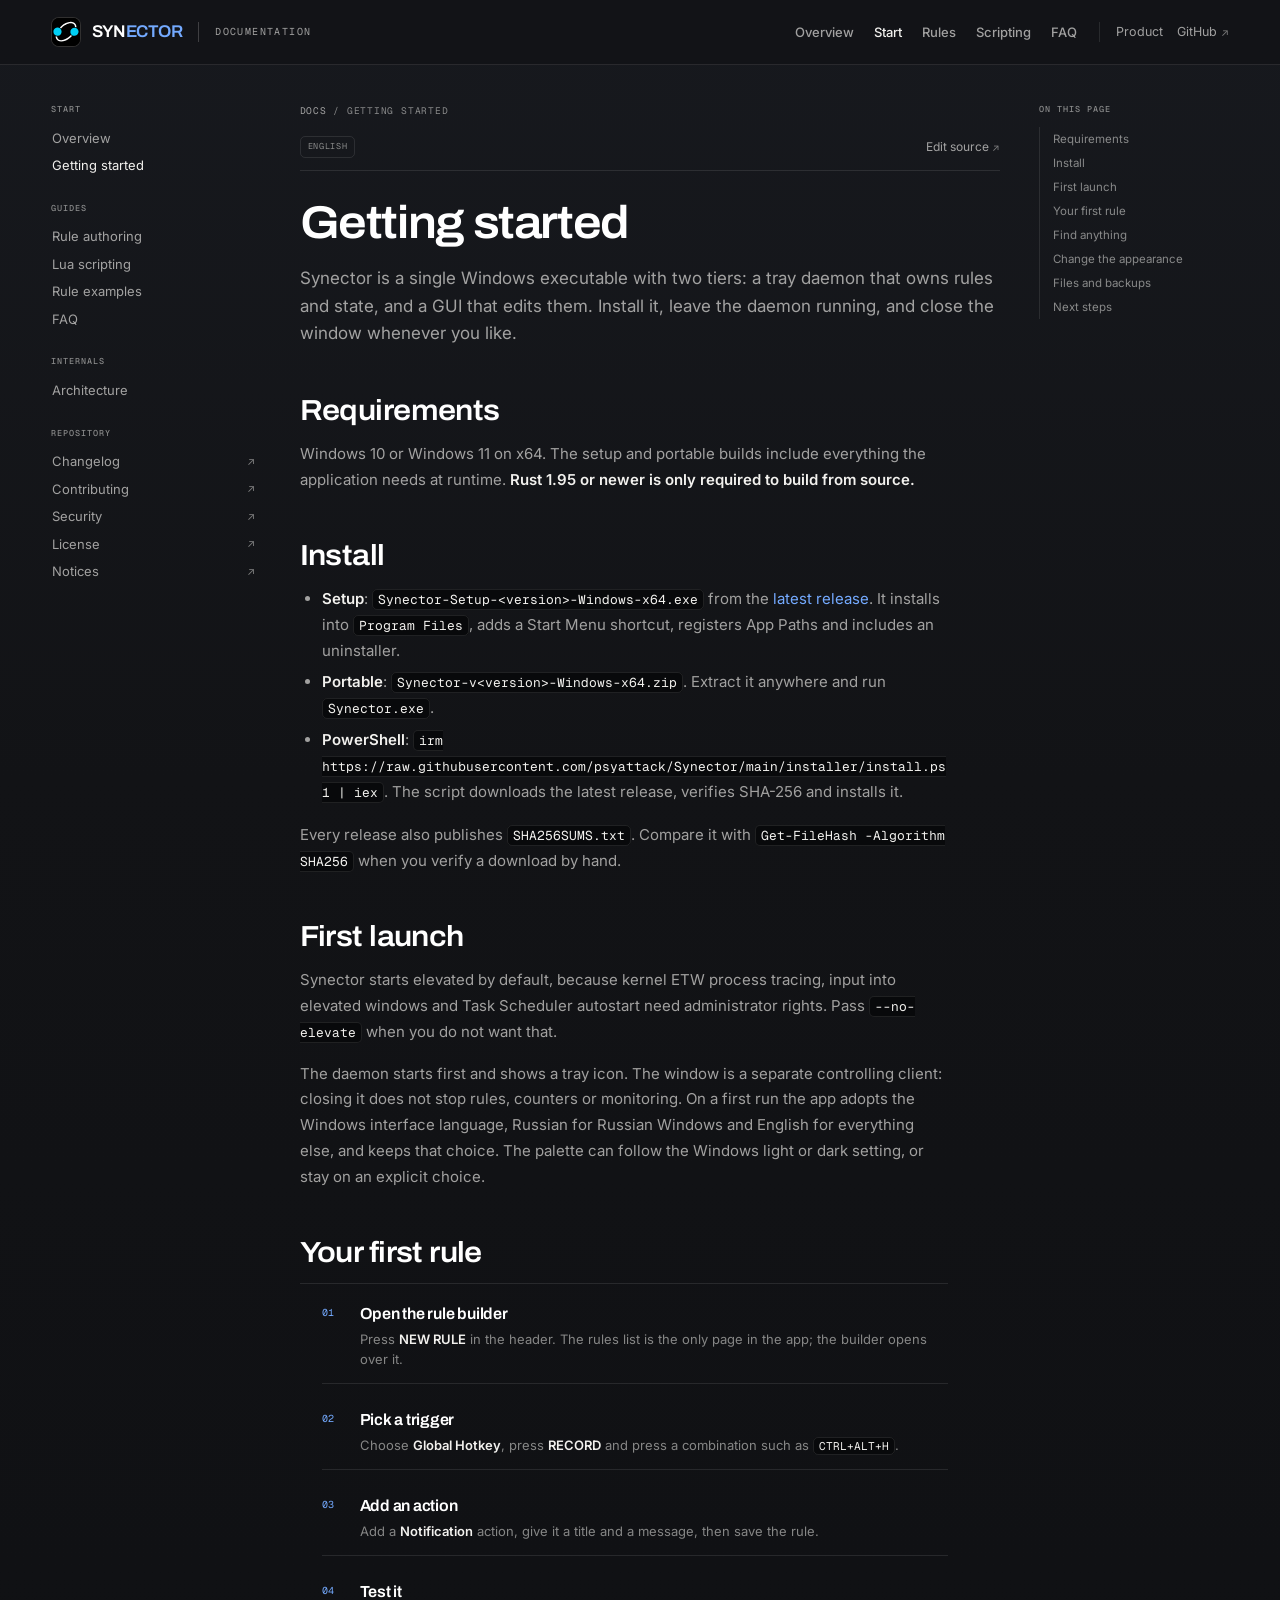
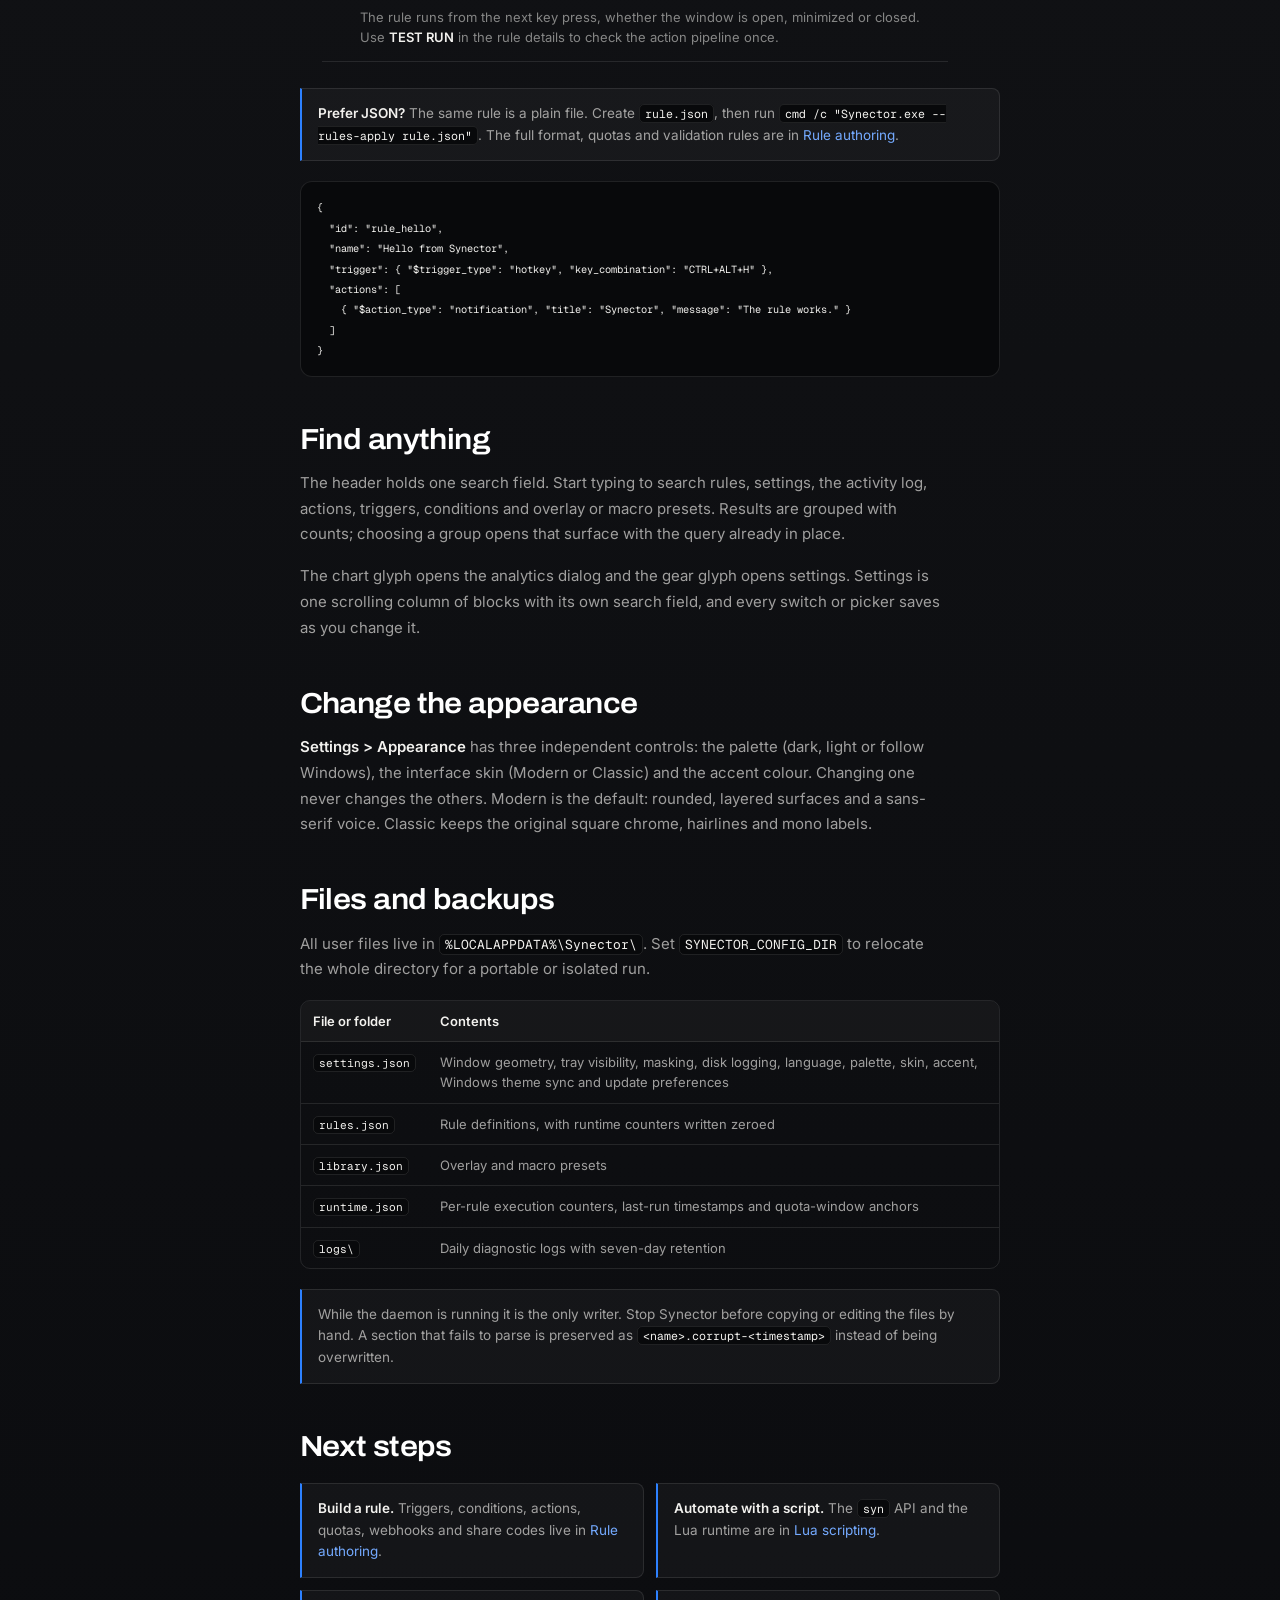
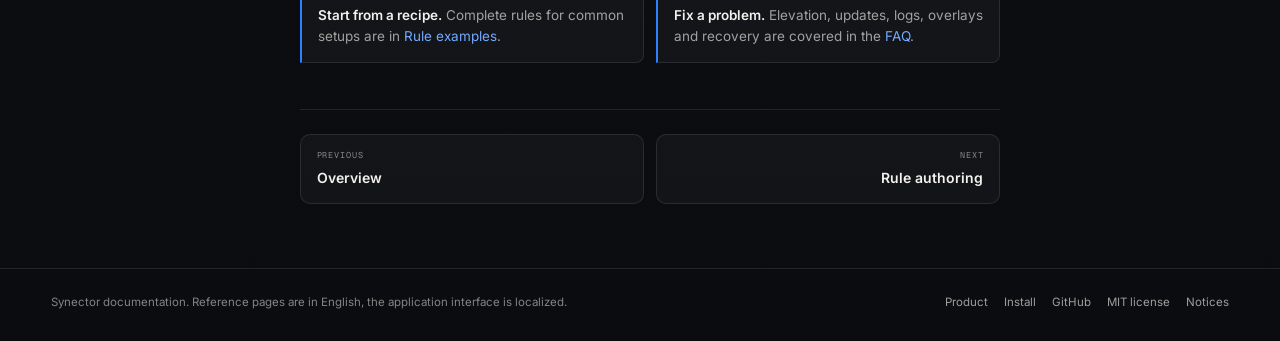
<file: docs/getting-started.html>
<!doctype html>
<html lang="en" data-lang="en">
<head>
  <meta charset="utf-8">
  <meta name="viewport" content="width=device-width, initial-scale=1">
  <title>Getting started - Synector documentation</title>
  <meta name="description" content="Install Synector on Windows, launch it, write the first rule and find the configuration files.">
  <meta name="theme-color" content="#121316">
  <link rel="canonical" href="https://psyattack.github.io/Synector/docs/getting-started.html">

  <meta property="og:type" content="article">
  <meta property="og:site_name" content="Synector">
  <meta property="og:title" content="Getting started - Synector documentation">
  <meta property="og:description" content="Install Synector on Windows, launch it, write the first rule and find the configuration files.">
  <meta property="og:url" content="https://psyattack.github.io/Synector/docs/getting-started.html">
  <meta name="twitter:card" content="summary">
  <meta name="twitter:title" content="Getting started - Synector documentation">
  <meta name="twitter:description" content="Install Synector on Windows, launch it, write the first rule and find the configuration files.">

  <link rel="icon" type="image/png" href="../assets/icon-256.png">
  <link rel="preload" href="../fonts/Archivo-Variable.woff2" as="font" type="font/woff2" crossorigin>
  <link rel="preload" href="../fonts/Inter-Variable.woff2" as="font" type="font/woff2" crossorigin>
  <link rel="stylesheet" href="../styles.css">
  <link rel="stylesheet" href="docs.css">
  <script type="application/ld+json">{"@context": "https://schema.org", "@type": "TechArticle", "headline": "Getting started", "description": "Install Synector on Windows, launch it, write the first rule and find the configuration files.", "url": "https://psyattack.github.io/Synector/docs/getting-started.html", "isPartOf": {"@type": "WebSite", "name": "Synector", "url": "https://psyattack.github.io/Synector/"}}</script>
</head>
<body class="docs-page">
  <a class="skip-link" href="#main">Skip to content</a>

  <header class="docs-header">
    <div class="shell docs-header-inner">
      <a class="brand" href="../index.html" aria-label="Synector">
        <img class="brand-mark" src="../assets/logo.svg" width="30" height="30" alt="">
        <span class="wordmark">SYN<span>ECTOR</span></span>
      </a>
      <span class="docs-divider" aria-hidden="true"></span>
      <span class="docs-label">Documentation</span>
      <nav class="docs-topnav" aria-label="Documentation sections"><a href="index.html">Overview</a><a class="is-active" href="getting-started.html">Start</a><a href="rules.html">Rules</a><a href="scripting.html">Scripting</a><a href="faq.html">FAQ</a></nav>
      <div class="docs-header-actions">
        <a href="../index.html">Product</a>
        <a href="https://github.com/psyattack/Synector">GitHub <span class="ext" aria-hidden="true">↗</span></a>
      </div>
    </div>
  </header>

  <div class="shell docs-shell">
    <aside class="docs-sidebar" aria-label="Documentation">
<div class="docs-side-group">
<p class="docs-side-title">Start</p>
<a class="docs-side-link" href="index.html">Overview</a>
<a class="docs-side-link is-active" href="getting-started.html">Getting started</a>
</div>
<div class="docs-side-group">
<p class="docs-side-title">Guides</p>
<a class="docs-side-link" href="rules.html">Rule authoring</a>
<a class="docs-side-link" href="scripting.html">Lua scripting</a>
<a class="docs-side-link" href="examples.html">Rule examples</a>
<a class="docs-side-link" href="faq.html">FAQ</a>
</div>
<div class="docs-side-group">
<p class="docs-side-title">Internals</p>
<a class="docs-side-link" href="architecture.html">Architecture</a>
</div>
<div class="docs-side-group">
<p class="docs-side-title">Repository</p>
<a class="docs-side-link" href="https://github.com/psyattack/Synector/blob/main/CHANGELOG.md" target="_blank" rel="noopener">Changelog <span class="ext" aria-hidden="true">↗</span></a>
<a class="docs-side-link" href="https://github.com/psyattack/Synector/blob/main/CONTRIBUTING.md" target="_blank" rel="noopener">Contributing <span class="ext" aria-hidden="true">↗</span></a>
<a class="docs-side-link" href="https://github.com/psyattack/Synector/blob/main/SECURITY.md" target="_blank" rel="noopener">Security <span class="ext" aria-hidden="true">↗</span></a>
<a class="docs-side-link" href="https://github.com/psyattack/Synector/blob/main/LICENSE" target="_blank" rel="noopener">License <span class="ext" aria-hidden="true">↗</span></a>
<a class="docs-side-link" href="https://github.com/psyattack/Synector/blob/main/NOTICES.md" target="_blank" rel="noopener">Notices <span class="ext" aria-hidden="true">↗</span></a>
</div>
</aside>
    <main class="docs-main" id="main">
      <div class="docs-breadcrumb"><a href="index.html">Docs</a> / <span>Getting started</span></div>
      <div class="docs-toolbar">
        <span class="docs-en">English</span>
        <a class="docs-edit" href="https://github.com/psyattack/Synector/blob/gh-pages/docs/getting-started.html">Edit source <span class="ext" aria-hidden="true">↗</span></a>
      </div>
      <article class="docs-article">
<h1 id="getting-started">Getting started</h1>
<p class="docs-hub-lede">Synector is a single Windows executable with two tiers: a tray daemon that owns rules and state, and a GUI that edits them. Install it, leave the daemon running, and close the window whenever you like.</p>

<h2 id="requirements">Requirements</h2>
<p>Windows 10 or Windows 11 on x64. The setup and portable builds include everything the application needs at runtime. <strong>Rust 1.95 or newer is only required to build from source.</strong></p>

<h2 id="install">Install</h2>
<ul>
  <li><strong>Setup</strong>: <code>Synector-Setup-&lt;version&gt;-Windows-x64.exe</code> from the <a href="https://github.com/psyattack/Synector/releases/latest">latest release</a>. It installs into <code>Program Files</code>, adds a Start Menu shortcut, registers App Paths and includes an uninstaller.</li>
  <li><strong>Portable</strong>: <code>Synector-v&lt;version&gt;-Windows-x64.zip</code>. Extract it anywhere and run <code>Synector.exe</code>.</li>
  <li><strong>PowerShell</strong>: <code>irm https://raw.githubusercontent.com/psyattack/Synector/main/installer/install.ps1 | iex</code>. The script downloads the latest release, verifies SHA-256 and installs it.</li>
</ul>
<p>Every release also publishes <code>SHA256SUMS.txt</code>. Compare it with <code>Get-FileHash -Algorithm SHA256</code> when you verify a download by hand.</p>

<h2 id="first-launch">First launch</h2>
<p>Synector starts elevated by default, because kernel ETW process tracing, input into elevated windows and Task Scheduler autostart need administrator rights. Pass <code>--no-elevate</code> when you do not want that.</p>
<p>The daemon starts first and shows a tray icon. The window is a separate controlling client: closing it does not stop rules, counters or monitoring. On a first run the app adopts the Windows interface language, Russian for Russian Windows and English for everything else, and keeps that choice. The palette can follow the Windows light or dark setting, or stay on an explicit choice.</p>

<h2 id="your-first-rule">Your first rule</h2>
<ol class="docs-steps">
  <li><span class="step-index">01</span><div><h3 id="open-the-rule-builder">Open the rule builder</h3><p>Press <strong>NEW RULE</strong> in the header. The rules list is the only page in the app; the builder opens over it.</p></div></li>
  <li><span class="step-index">02</span><div><h3 id="pick-a-trigger">Pick a trigger</h3><p>Choose <strong>Global Hotkey</strong>, press <strong>RECORD</strong> and press a combination such as <code>CTRL+ALT+H</code>.</p></div></li>
  <li><span class="step-index">03</span><div><h3 id="add-an-action">Add an action</h3><p>Add a <strong>Notification</strong> action, give it a title and a message, then save the rule.</p></div></li>
  <li><span class="step-index">04</span><div><h3 id="test-it">Test it</h3><p>The rule runs from the next key press, whether the window is open, minimized or closed. Use <strong>TEST RUN</strong> in the rule details to check the action pipeline once.</p></div></li>
</ol>

<div class="docs-callout">
  <strong>Prefer JSON?</strong> The same rule is a plain file. Create <code>rule.json</code>, then run <code>cmd /c "Synector.exe --rules-apply rule.json"</code>. The full format, quotas and validation rules are in <a href="rules.html">Rule authoring</a>.
</div>

<pre><code>{
  "id": "rule_hello",
  "name": "Hello from Synector",
  "trigger": { "$trigger_type": "hotkey", "key_combination": "CTRL+ALT+H" },
  "actions": [
    { "$action_type": "notification", "title": "Synector", "message": "The rule works." }
  ]
}</code></pre>

<h2 id="find-anything">Find anything</h2>
<p>The header holds one search field. Start typing to search rules, settings, the activity log, actions, triggers, conditions and overlay or macro presets. Results are grouped with counts; choosing a group opens that surface with the query already in place.</p>
<p>The chart glyph opens the analytics dialog and the gear glyph opens settings. Settings is one scrolling column of blocks with its own search field, and every switch or picker saves as you change it.</p>

<h2 id="change-the-appearance">Change the appearance</h2>
<p><strong>Settings &gt; Appearance</strong> has three independent controls: the palette (dark, light or follow Windows), the interface skin (Modern or Classic) and the accent colour. Changing one never changes the others. Modern is the default: rounded, layered surfaces and a sans-serif voice. Classic keeps the original square chrome, hairlines and mono labels.</p>

<h2 id="files-and-backups">Files and backups</h2>
<p>All user files live in <code>%LOCALAPPDATA%\Synector\</code>. Set <code>SYNECTOR_CONFIG_DIR</code> to relocate the whole directory for a portable or isolated run.</p>
<div class="table-wrap">
  <table class="config-table">
    <thead><tr><th>File or folder</th><th>Contents</th></tr></thead>
    <tbody>
      <tr><td><code>settings.json</code></td><td>Window geometry, tray visibility, masking, disk logging, language, palette, skin, accent, Windows theme sync and update preferences</td></tr>
      <tr><td><code>rules.json</code></td><td>Rule definitions, with runtime counters written zeroed</td></tr>
      <tr><td><code>library.json</code></td><td>Overlay and macro presets</td></tr>
      <tr><td><code>runtime.json</code></td><td>Per-rule execution counters, last-run timestamps and quota-window anchors</td></tr>
      <tr><td><code>logs\</code></td><td>Daily diagnostic logs with seven-day retention</td></tr>
    </tbody>
  </table>
</div>
<div class="docs-callout">While the daemon is running it is the only writer. Stop Synector before copying or editing the files by hand. A section that fails to parse is preserved as <code>&lt;name&gt;.corrupt-&lt;timestamp&gt;</code> instead of being overwritten.</div>

<h2 id="next-steps">Next steps</h2>
<div class="docs-split">
  <div class="docs-callout"><strong>Build a rule.</strong> Triggers, conditions, actions, quotas, webhooks and share codes live in <a href="rules.html">Rule authoring</a>.</div>
  <div class="docs-callout"><strong>Automate with a script.</strong> The <code>syn</code> API and the Lua runtime are in <a href="scripting.html">Lua scripting</a>.</div>
  <div class="docs-callout"><strong>Start from a recipe.</strong> Complete rules for common setups are in <a href="examples.html">Rule examples</a>.</div>
  <div class="docs-callout"><strong>Fix a problem.</strong> Elevation, updates, logs, overlays and recovery are covered in the <a href="faq.html">FAQ</a>.</div>
</div>

      </article>
      <nav class="docs-pager" aria-label="Documentation pages">
<a class="prev" href="index.html"><span>Previous</span><strong>Overview</strong></a>
<a class="next" href="rules.html"><span>Next</span><strong>Rule authoring</strong></a>
</nav>
    </main>
<nav class="docs-toc" aria-label="On this page">
<p class="docs-toc-title">On this page</p>
<ul>
<li><a href="#requirements">Requirements</a></li>
<li><a href="#install">Install</a></li>
<li><a href="#first-launch">First launch</a></li>
<li><a href="#your-first-rule">Your first rule</a></li>
<li><a href="#find-anything">Find anything</a></li>
<li><a href="#change-the-appearance">Change the appearance</a></li>
<li><a href="#files-and-backups">Files and backups</a></li>
<li><a href="#next-steps">Next steps</a></li>
</ul>
</nav>
  </div>

  <footer class="docs-footer">
    <div class="shell docs-footer-inner">
      <span>Synector documentation. Reference pages are in English, the application interface is localized.</span>
      <div class="docs-footer-links">
        <a href="../index.html">Product</a>
        <a href="getting-started.html">Install</a>
        <a href="https://github.com/psyattack/Synector">GitHub</a>
        <a href="https://github.com/psyattack/Synector/blob/main/LICENSE">MIT license</a>
        <a href="https://github.com/psyattack/Synector/blob/main/NOTICES.md">Notices</a>
      </div>
    </div>
  </footer>

  <script src="docs.js" defer></script>
</body>
</html>
</file>
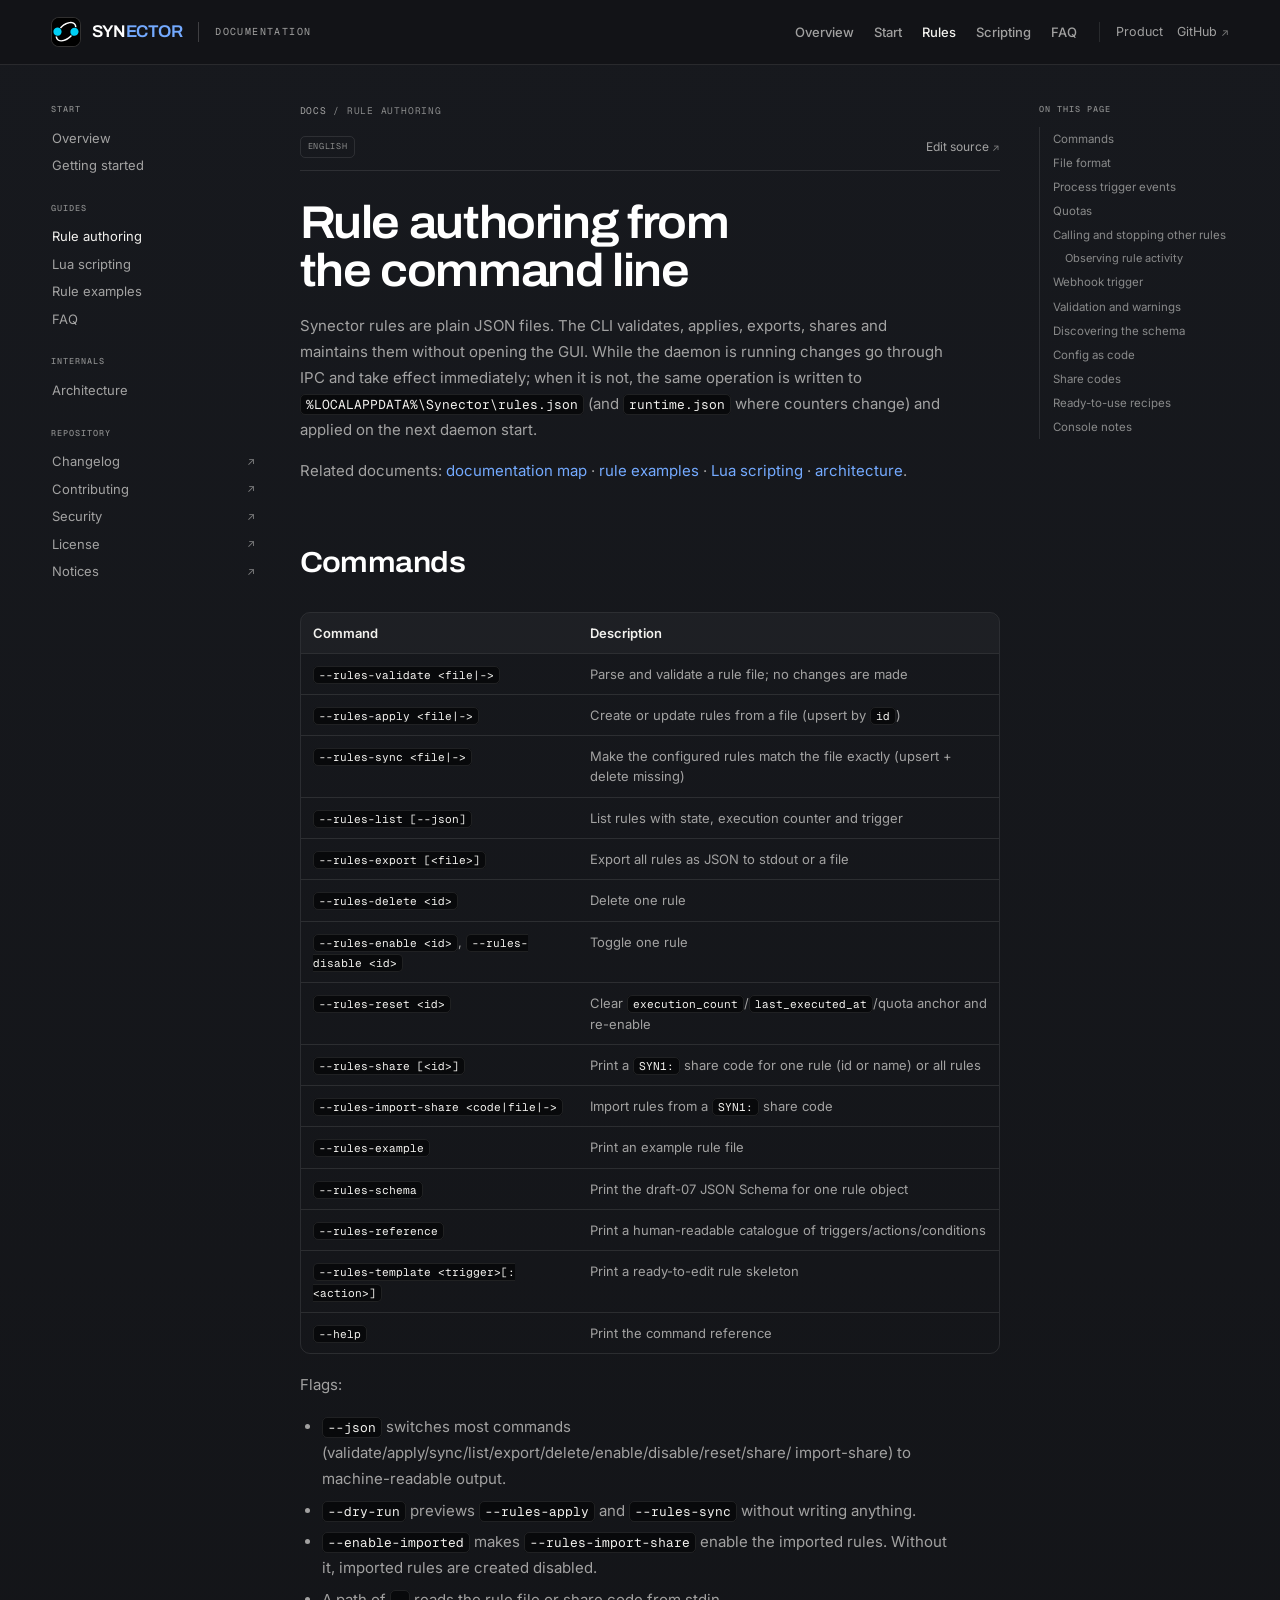
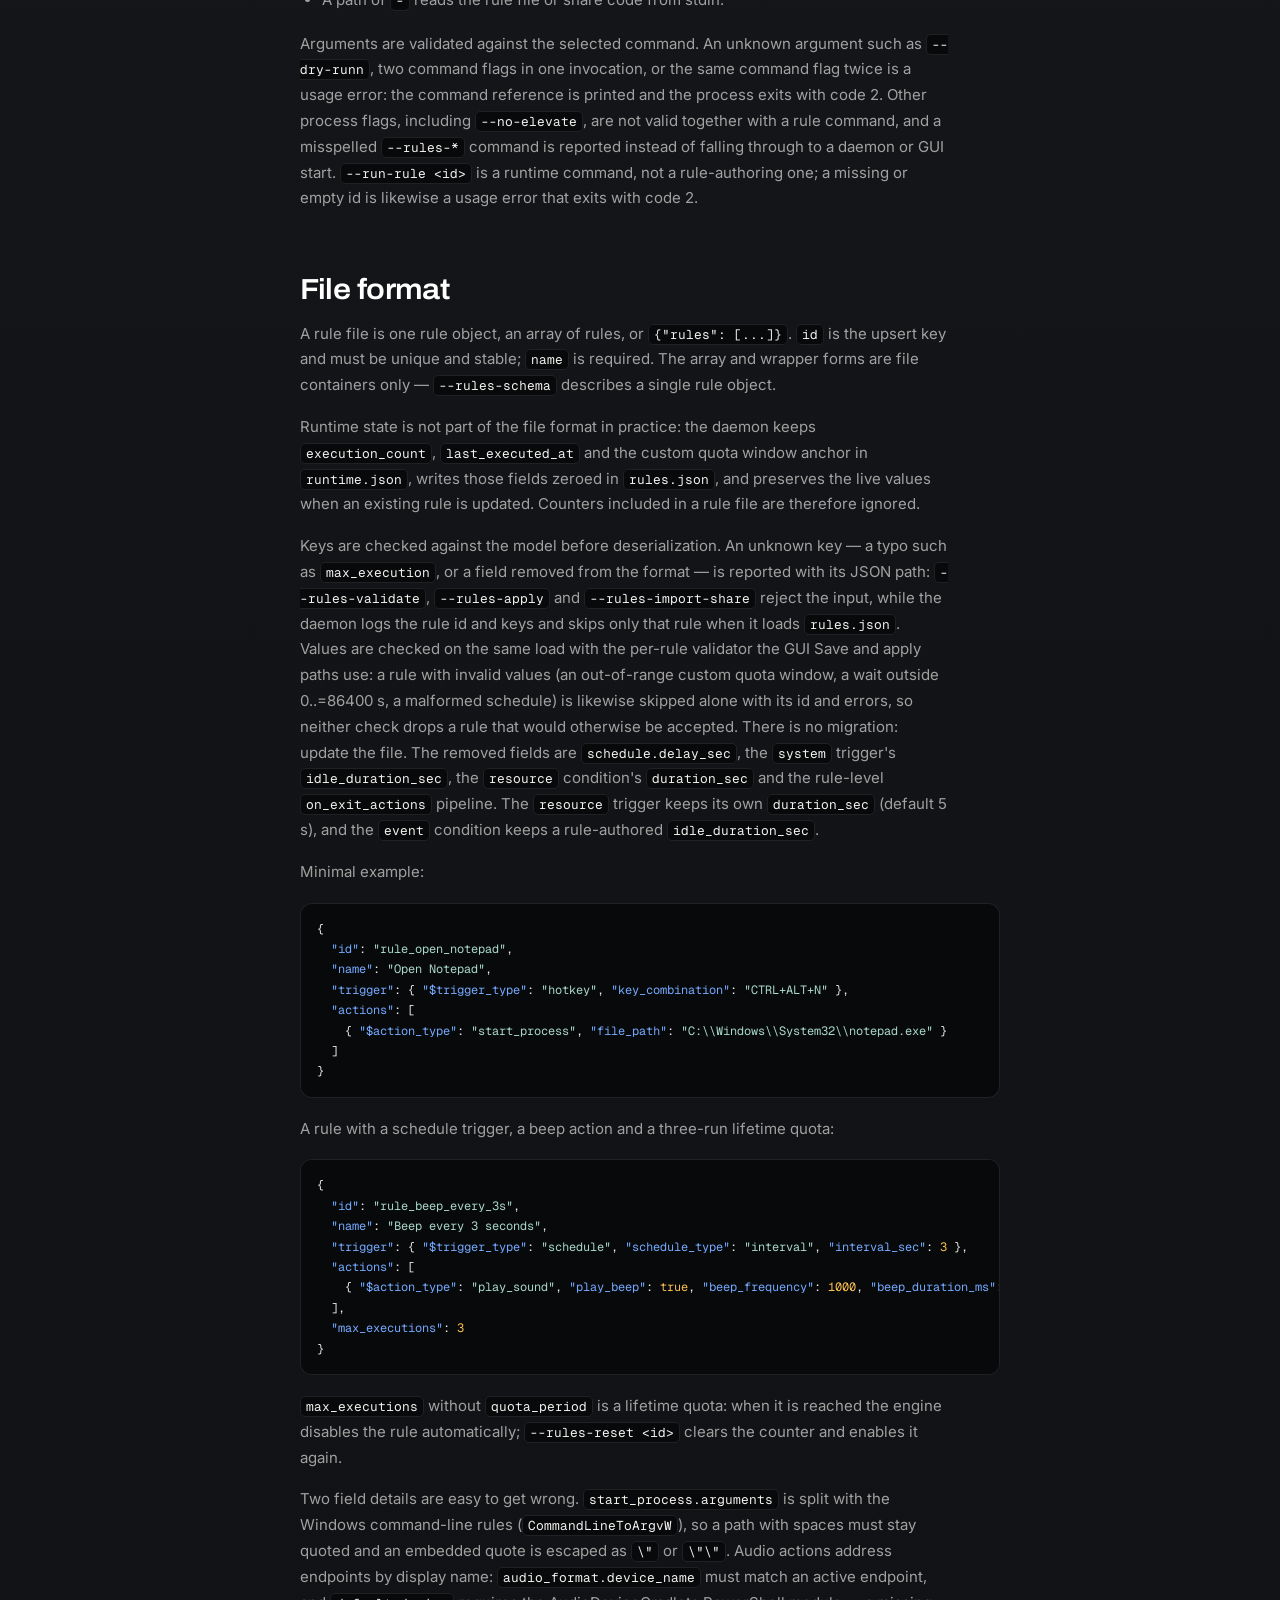
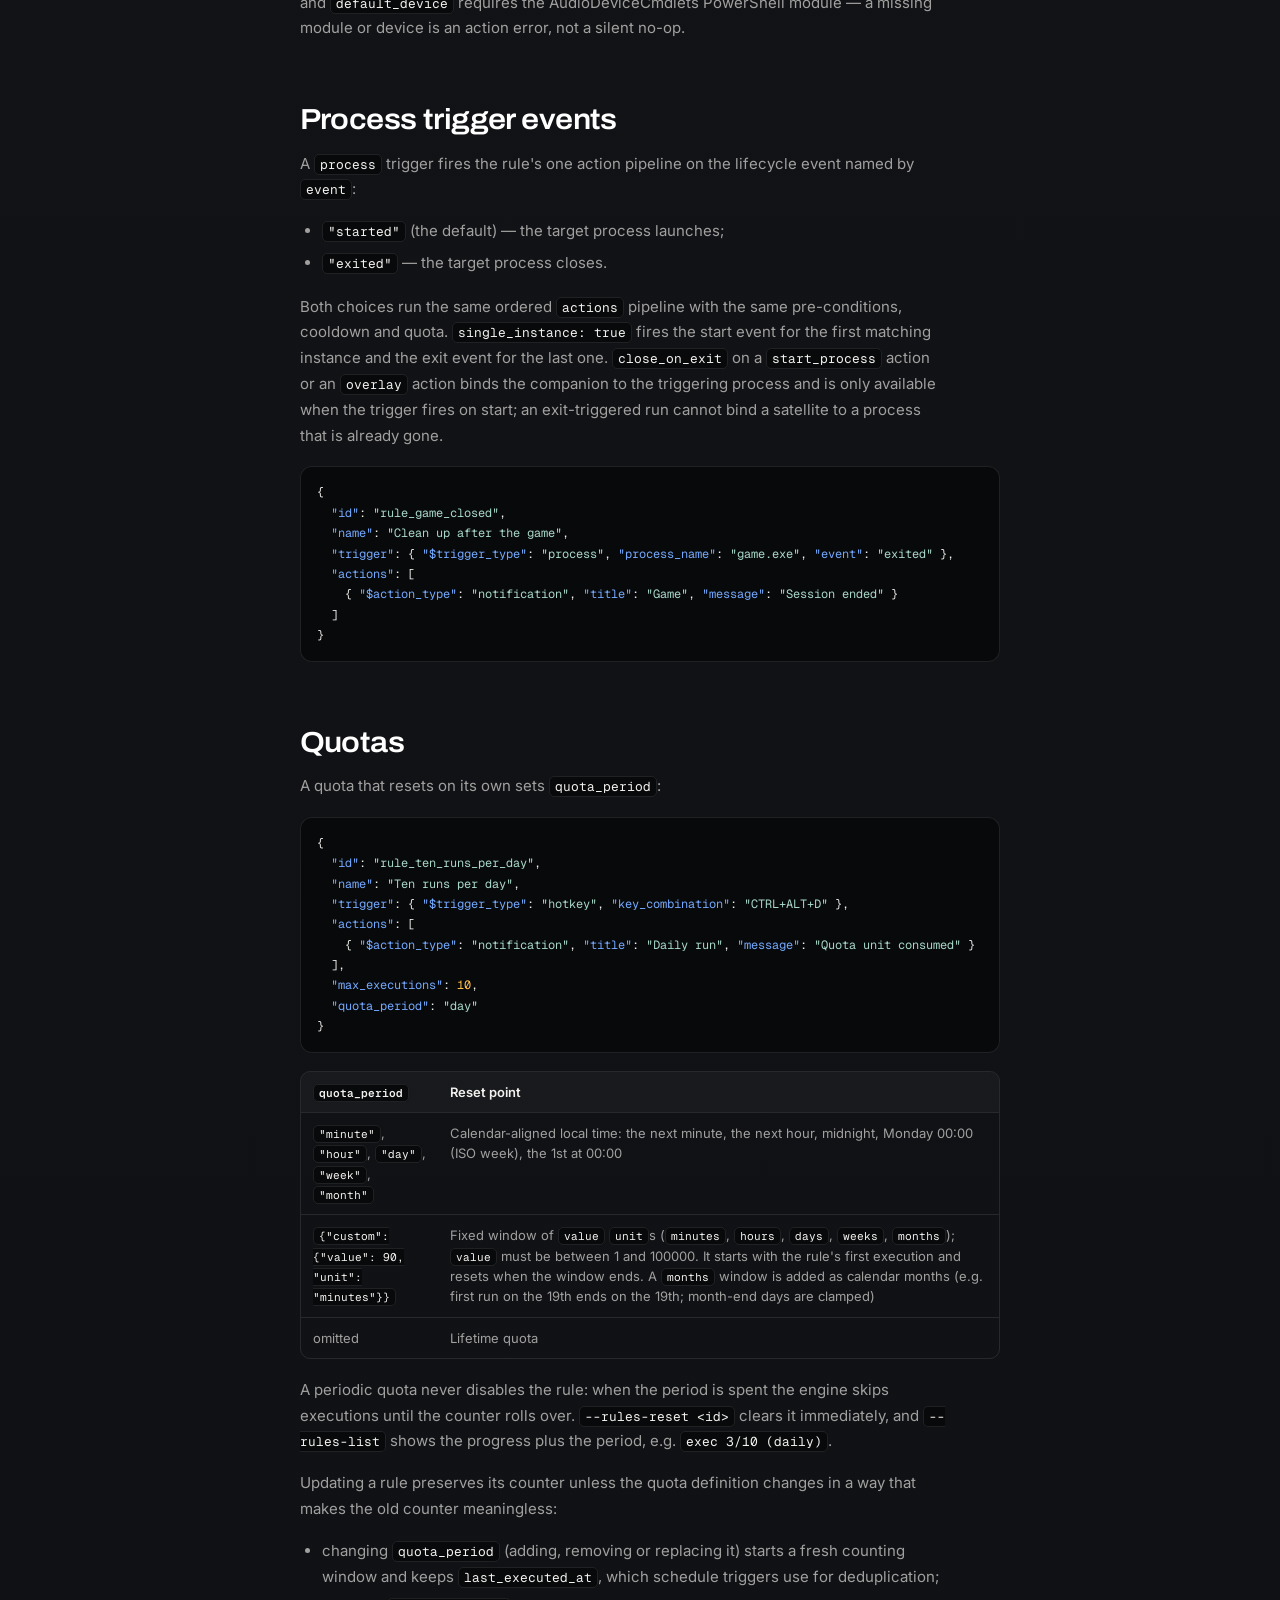
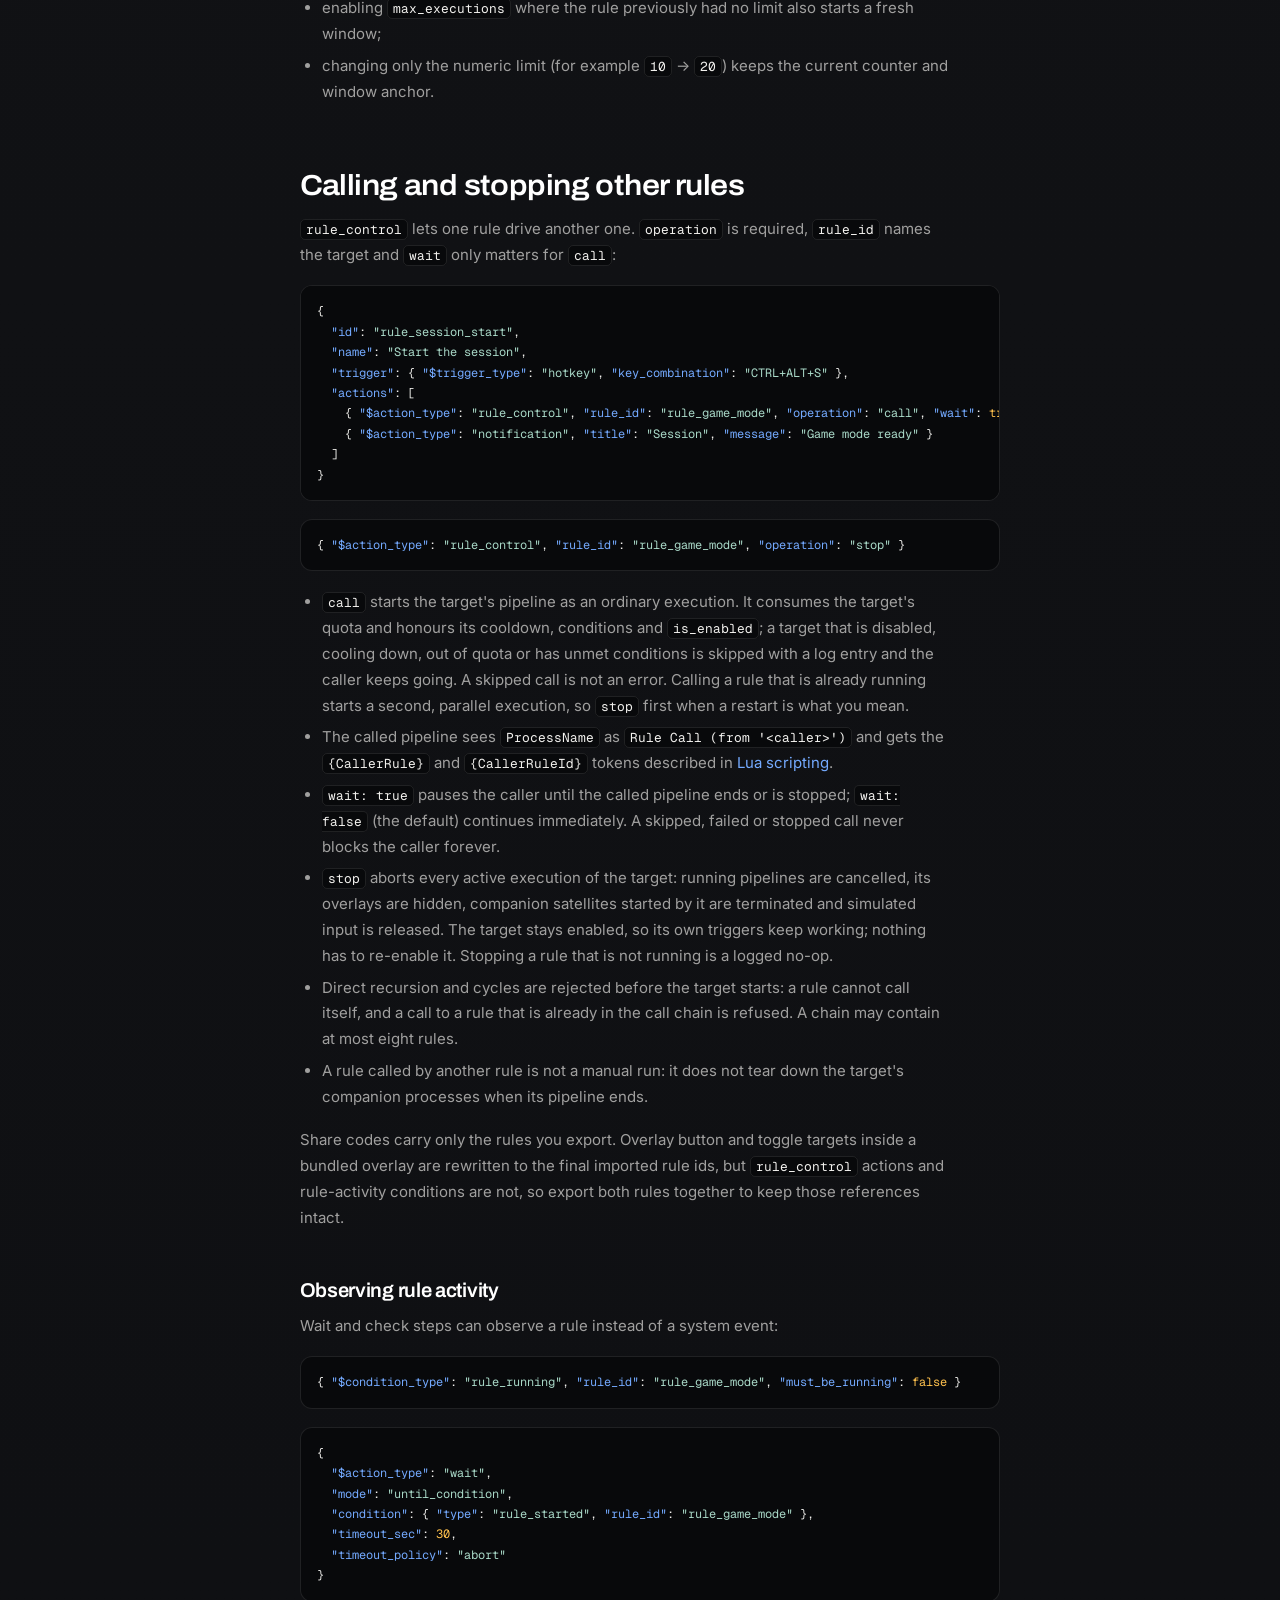
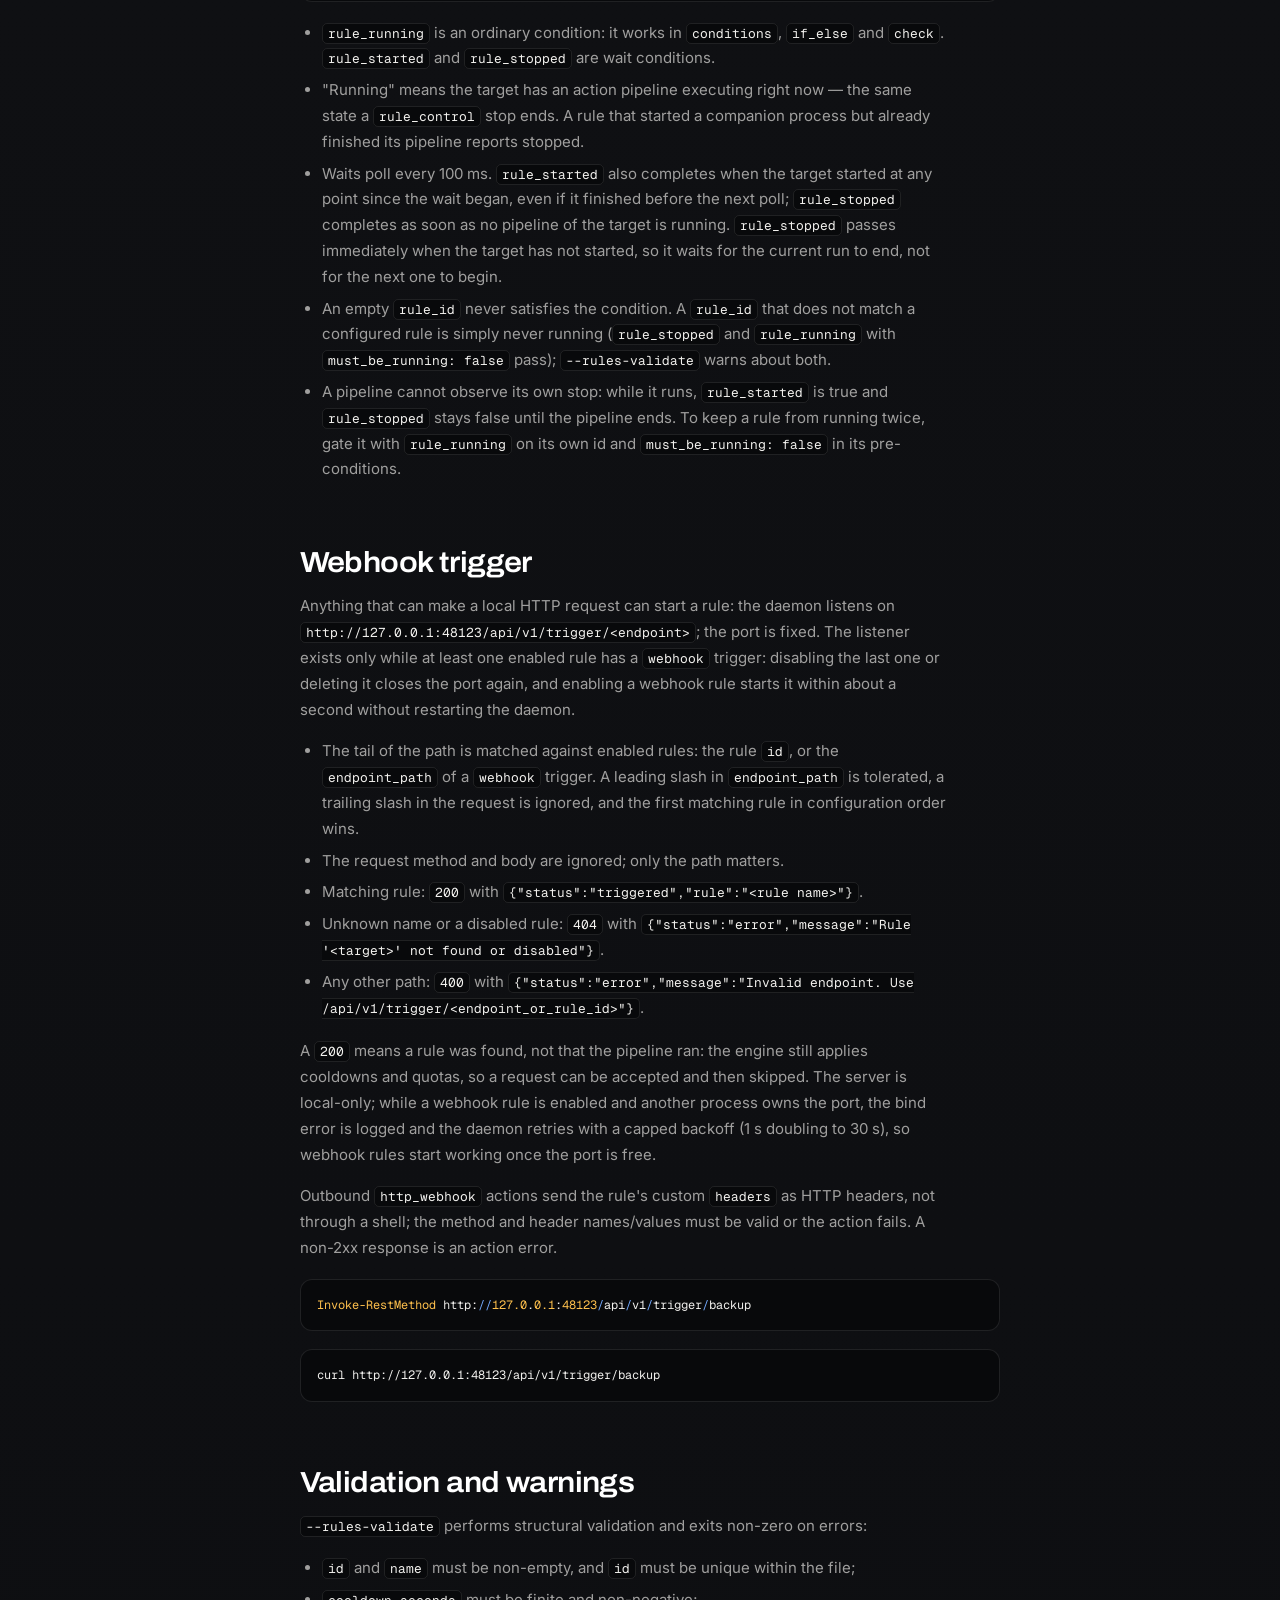
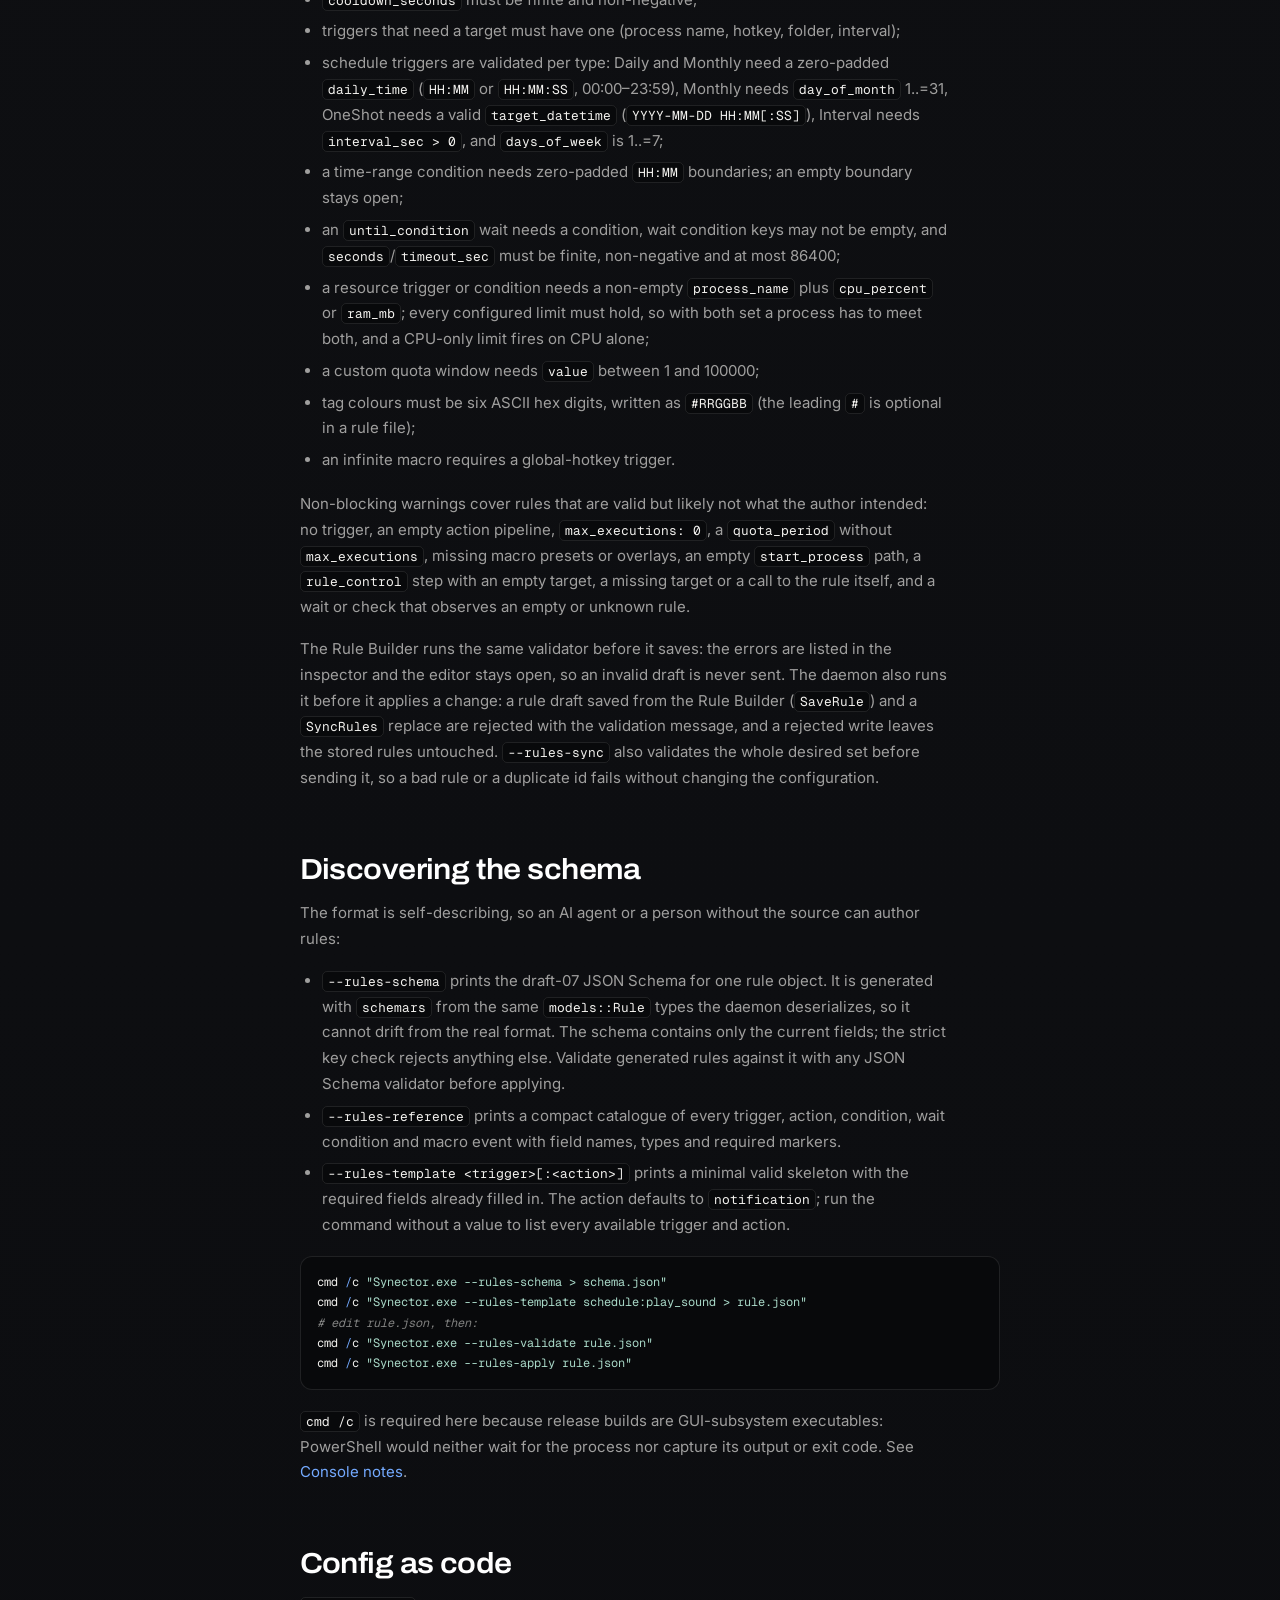
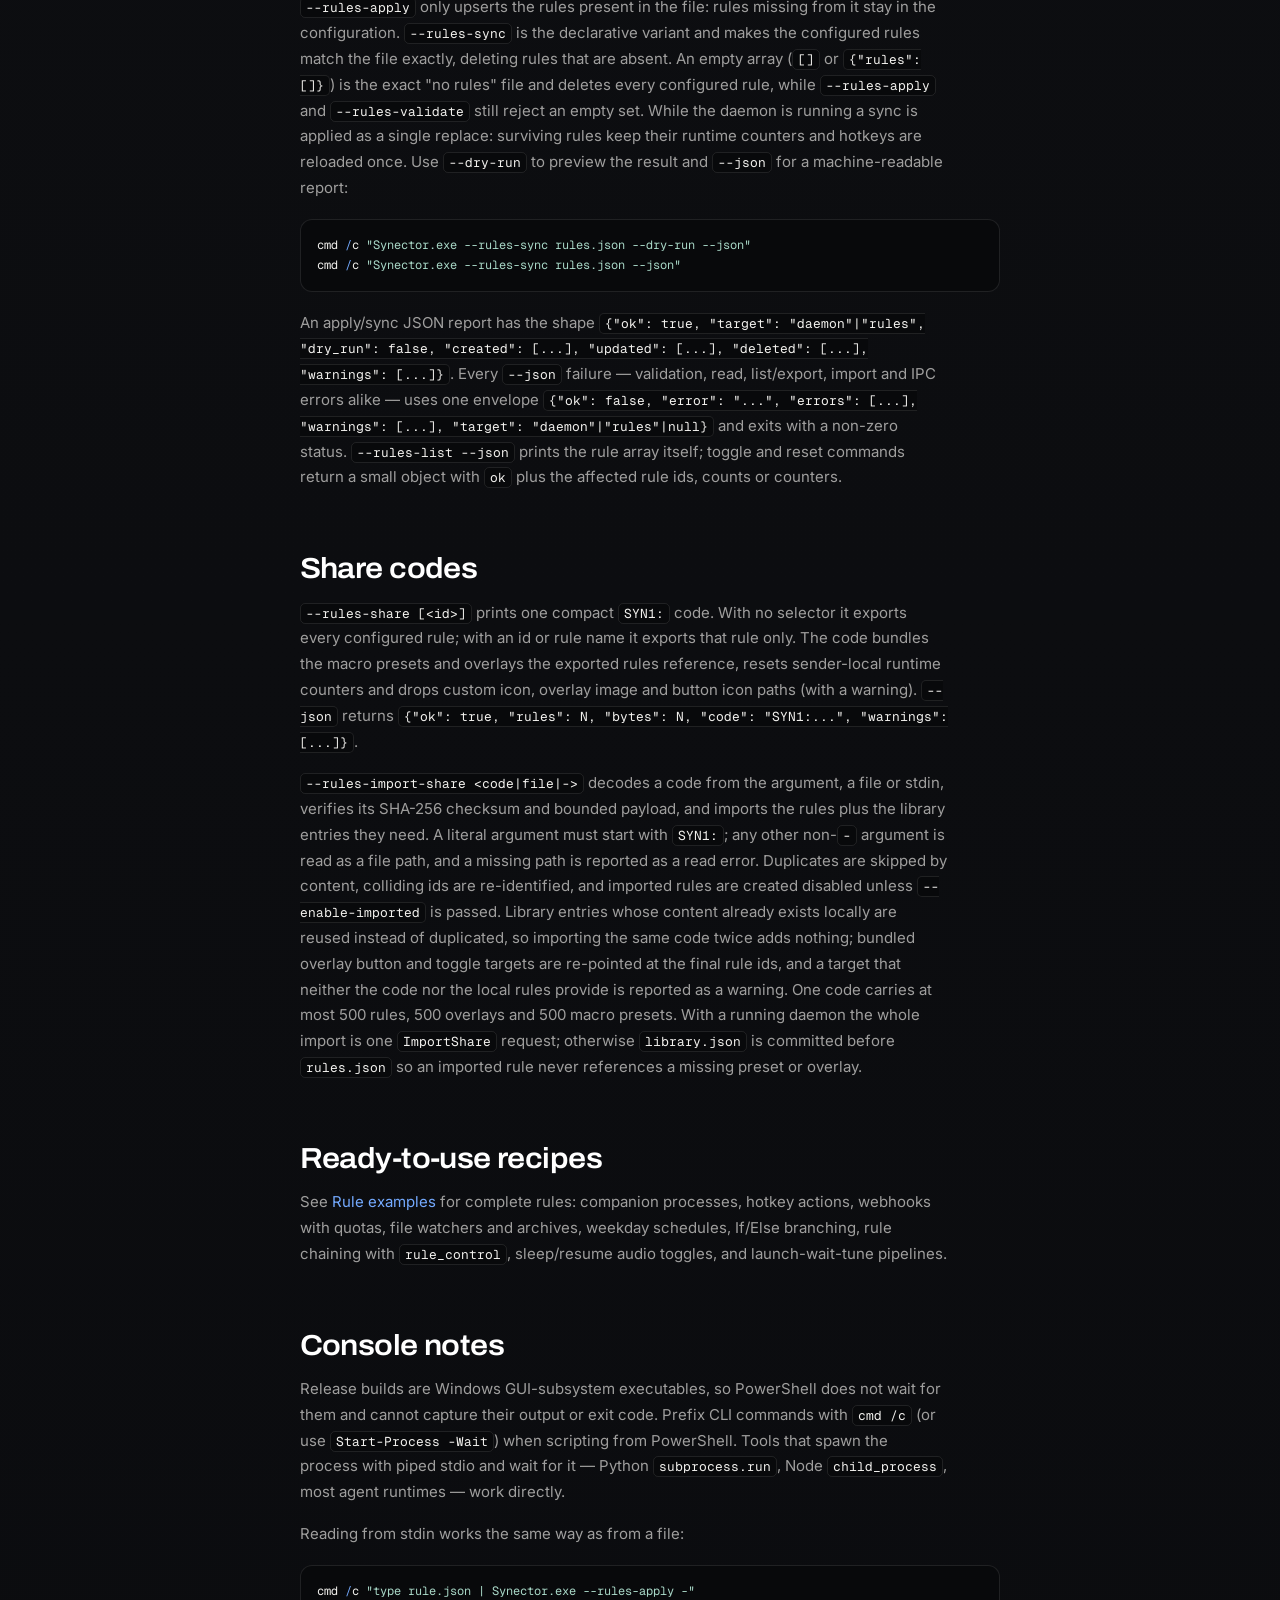
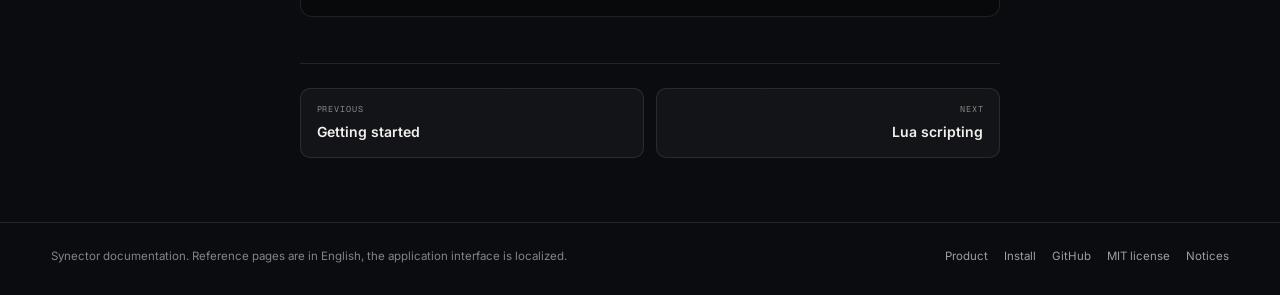
<file: docs/rules.html>
<!doctype html>
<html lang="en" data-lang="en">
<head>
  <meta charset="utf-8">
  <meta name="viewport" content="width=device-width, initial-scale=1">
  <title>Rule authoring - Synector documentation</title>
  <meta name="description" content="The Synector rule format, CLI commands, quotas, rule-to-rule control, webhooks, validation and share codes.">
  <meta name="theme-color" content="#121316">
  <link rel="canonical" href="https://psyattack.github.io/Synector/docs/rules.html">

  <meta property="og:type" content="article">
  <meta property="og:site_name" content="Synector">
  <meta property="og:title" content="Rule authoring - Synector documentation">
  <meta property="og:description" content="The Synector rule format, CLI commands, quotas, rule-to-rule control, webhooks, validation and share codes.">
  <meta property="og:url" content="https://psyattack.github.io/Synector/docs/rules.html">
  <meta name="twitter:card" content="summary">
  <meta name="twitter:title" content="Rule authoring - Synector documentation">
  <meta name="twitter:description" content="The Synector rule format, CLI commands, quotas, rule-to-rule control, webhooks, validation and share codes.">

  <link rel="icon" type="image/png" href="../assets/icon-256.png">
  <link rel="preload" href="../fonts/Archivo-Variable.woff2" as="font" type="font/woff2" crossorigin>
  <link rel="preload" href="../fonts/Inter-Variable.woff2" as="font" type="font/woff2" crossorigin>
  <link rel="stylesheet" href="../styles.css">
  <link rel="stylesheet" href="docs.css">
  <script type="application/ld+json">{"@context": "https://schema.org", "@type": "TechArticle", "headline": "Rule authoring from the command line", "description": "The Synector rule format, CLI commands, quotas, rule-to-rule control, webhooks, validation and share codes.", "url": "https://psyattack.github.io/Synector/docs/rules.html", "isPartOf": {"@type": "WebSite", "name": "Synector", "url": "https://psyattack.github.io/Synector/"}}</script>
</head>
<body class="docs-page">
  <a class="skip-link" href="#main">Skip to content</a>

  <header class="docs-header">
    <div class="shell docs-header-inner">
      <a class="brand" href="../index.html" aria-label="Synector">
        <img class="brand-mark" src="../assets/logo.svg" width="30" height="30" alt="">
        <span class="wordmark">SYN<span>ECTOR</span></span>
      </a>
      <span class="docs-divider" aria-hidden="true"></span>
      <span class="docs-label">Documentation</span>
      <nav class="docs-topnav" aria-label="Documentation sections"><a href="index.html">Overview</a><a href="getting-started.html">Start</a><a class="is-active" href="rules.html">Rules</a><a href="scripting.html">Scripting</a><a href="faq.html">FAQ</a></nav>
      <div class="docs-header-actions">
        <a href="../index.html">Product</a>
        <a href="https://github.com/psyattack/Synector">GitHub <span class="ext" aria-hidden="true">↗</span></a>
      </div>
    </div>
  </header>

  <div class="shell docs-shell">
    <aside class="docs-sidebar" aria-label="Documentation">
<div class="docs-side-group">
<p class="docs-side-title">Start</p>
<a class="docs-side-link" href="index.html">Overview</a>
<a class="docs-side-link" href="getting-started.html">Getting started</a>
</div>
<div class="docs-side-group">
<p class="docs-side-title">Guides</p>
<a class="docs-side-link is-active" href="rules.html">Rule authoring</a>
<a class="docs-side-link" href="scripting.html">Lua scripting</a>
<a class="docs-side-link" href="examples.html">Rule examples</a>
<a class="docs-side-link" href="faq.html">FAQ</a>
</div>
<div class="docs-side-group">
<p class="docs-side-title">Internals</p>
<a class="docs-side-link" href="architecture.html">Architecture</a>
</div>
<div class="docs-side-group">
<p class="docs-side-title">Repository</p>
<a class="docs-side-link" href="https://github.com/psyattack/Synector/blob/main/CHANGELOG.md" target="_blank" rel="noopener">Changelog <span class="ext" aria-hidden="true">↗</span></a>
<a class="docs-side-link" href="https://github.com/psyattack/Synector/blob/main/CONTRIBUTING.md" target="_blank" rel="noopener">Contributing <span class="ext" aria-hidden="true">↗</span></a>
<a class="docs-side-link" href="https://github.com/psyattack/Synector/blob/main/SECURITY.md" target="_blank" rel="noopener">Security <span class="ext" aria-hidden="true">↗</span></a>
<a class="docs-side-link" href="https://github.com/psyattack/Synector/blob/main/LICENSE" target="_blank" rel="noopener">License <span class="ext" aria-hidden="true">↗</span></a>
<a class="docs-side-link" href="https://github.com/psyattack/Synector/blob/main/NOTICES.md" target="_blank" rel="noopener">Notices <span class="ext" aria-hidden="true">↗</span></a>
</div>
</aside>
    <main class="docs-main" id="main">
      <div class="docs-breadcrumb"><a href="index.html">Docs</a> / <span>Rule authoring</span></div>
      <div class="docs-toolbar">
        <span class="docs-en">English</span>
        <a class="docs-edit" href="https://github.com/psyattack/Synector/blob/main/docs/RULE_AUTHORING.md">Edit source <span class="ext" aria-hidden="true">↗</span></a>
      </div>
      <article class="docs-article">
<div class="markdown-heading"><h1 class="heading-element">Rule authoring from the command line</h1><a id="rule-authoring-from-the-command-line" class="anchor" aria-label="Permalink: Rule authoring from the command line" href="#rule-authoring-from-the-command-line"><span aria-hidden="true" class="octicon octicon-link"></span></a></div>
<p>Synector rules are plain JSON files. The CLI validates, applies, exports, shares and maintains them
without opening the GUI. While the daemon is running changes go through IPC and take effect
immediately; when it is not, the same operation is written to
<code>%LOCALAPPDATA%\Synector\rules.json</code> (and <code>runtime.json</code> where counters change) and applied on the
next daemon start.</p>
<p>Related documents: <a href="index.html">documentation map</a> · <a href="examples.html">rule examples</a> ·
<a href="scripting.html">Lua scripting</a> · <a href="architecture.html#rule-engine">architecture</a>.</p>
<div class="markdown-heading"><h2 class="heading-element">Commands</h2><a id="commands" class="anchor" aria-label="Permalink: Commands" href="#commands"><span aria-hidden="true" class="octicon octicon-link"></span></a></div>
<div class="table-wrap"><table>
<thead>
<tr>
<th>Command</th>
<th>Description</th>
</tr>
</thead>
<tbody>
<tr>
<td><code>--rules-validate &lt;file|-&gt;</code></td>
<td>Parse and validate a rule file; no changes are made</td>
</tr>
<tr>
<td><code>--rules-apply &lt;file|-&gt;</code></td>
<td>Create or update rules from a file (upsert by <code>id</code>)</td>
</tr>
<tr>
<td><code>--rules-sync &lt;file|-&gt;</code></td>
<td>Make the configured rules match the file exactly (upsert + delete missing)</td>
</tr>
<tr>
<td><code>--rules-list [--json]</code></td>
<td>List rules with state, execution counter and trigger</td>
</tr>
<tr>
<td><code>--rules-export [&lt;file&gt;]</code></td>
<td>Export all rules as JSON to stdout or a file</td>
</tr>
<tr>
<td><code>--rules-delete &lt;id&gt;</code></td>
<td>Delete one rule</td>
</tr>
<tr>
<td>
<code>--rules-enable &lt;id&gt;</code>, <code>--rules-disable &lt;id&gt;</code>
</td>
<td>Toggle one rule</td>
</tr>
<tr>
<td><code>--rules-reset &lt;id&gt;</code></td>
<td>Clear <code>execution_count</code>/<code>last_executed_at</code>/quota anchor and re-enable</td>
</tr>
<tr>
<td><code>--rules-share [&lt;id&gt;]</code></td>
<td>Print a <code>SYN1:</code> share code for one rule (id or name) or all rules</td>
</tr>
<tr>
<td><code>--rules-import-share &lt;code|file|-&gt;</code></td>
<td>Import rules from a <code>SYN1:</code> share code</td>
</tr>
<tr>
<td><code>--rules-example</code></td>
<td>Print an example rule file</td>
</tr>
<tr>
<td><code>--rules-schema</code></td>
<td>Print the draft-07 JSON Schema for one rule object</td>
</tr>
<tr>
<td><code>--rules-reference</code></td>
<td>Print a human-readable catalogue of triggers/actions/conditions</td>
</tr>
<tr>
<td><code>--rules-template &lt;trigger&gt;[:&lt;action&gt;]</code></td>
<td>Print a ready-to-edit rule skeleton</td>
</tr>
<tr>
<td><code>--help</code></td>
<td>Print the command reference</td>
</tr>
</tbody>
</table></div>
<p>Flags:</p>
<ul>
<li>
<code>--json</code> switches most commands (validate/apply/sync/list/export/delete/enable/disable/reset/share/
import-share) to machine-readable output.</li>
<li>
<code>--dry-run</code> previews <code>--rules-apply</code> and <code>--rules-sync</code> without writing anything.</li>
<li>
<code>--enable-imported</code> makes <code>--rules-import-share</code> enable the imported rules. Without it, imported
rules are created disabled.</li>
<li>A path of <code>-</code> reads the rule file or share code from stdin.</li>
</ul>
<p>Arguments are validated against the selected command. An unknown argument such as <code>--dry-runn</code>, two
command flags in one invocation, or the same command flag twice is a usage error: the command
reference is printed and the process exits with code 2. Other process flags, including
<code>--no-elevate</code>, are not valid together with a rule command, and a misspelled <code>--rules-*</code> command is
reported instead of falling through to a daemon or GUI start. <code>--run-rule &lt;id&gt;</code> is a runtime command,
not a rule-authoring one; a missing or empty id is likewise a usage error that exits with code 2.</p>
<div class="markdown-heading"><h2 class="heading-element">File format</h2><a id="file-format" class="anchor" aria-label="Permalink: File format" href="#file-format"><span aria-hidden="true" class="octicon octicon-link"></span></a></div>
<p>A rule file is one rule object, an array of rules, or <code>{"rules": [...]}</code>. <code>id</code> is the upsert key and
must be unique and stable; <code>name</code> is required. The array and wrapper forms are file containers only —
<code>--rules-schema</code> describes a single rule object.</p>
<p>Runtime state is not part of the file format in practice: the daemon keeps <code>execution_count</code>,
<code>last_executed_at</code> and the custom quota window anchor in <code>runtime.json</code>, writes those fields zeroed
in <code>rules.json</code>, and preserves the live values when an existing rule is updated. Counters included
in a rule file are therefore ignored.</p>
<p>Keys are checked against the model before deserialization. An unknown key — a typo such as
<code>max_execution</code>, or a field removed from the format — is reported with its JSON path:
<code>--rules-validate</code>, <code>--rules-apply</code> and <code>--rules-import-share</code> reject the input, while the daemon
logs the rule id and keys and skips only that rule when it loads <code>rules.json</code>. Values are checked on
the same load with the per-rule validator the GUI Save and apply paths use: a rule with invalid
values (an out-of-range custom quota window, a wait outside 0..=86400 s, a malformed schedule) is
likewise skipped alone with its id and errors, so neither check drops a rule that would otherwise
be accepted. There is no migration: update the file. The removed fields are <code>schedule.delay_sec</code>,
the <code>system</code> trigger's <code>idle_duration_sec</code>, the <code>resource</code> condition's <code>duration_sec</code> and the
rule-level <code>on_exit_actions</code> pipeline. The <code>resource</code> trigger keeps its own <code>duration_sec</code>
(default 5 s), and the <code>event</code> condition keeps a rule-authored <code>idle_duration_sec</code>.</p>
<p>Minimal example:</p>
<div class="highlight highlight-source-json"><pre>{
  <span class="pl-ent">"id"</span>: <span class="pl-s"><span class="pl-pds">"</span>rule_open_notepad<span class="pl-pds">"</span></span>,
  <span class="pl-ent">"name"</span>: <span class="pl-s"><span class="pl-pds">"</span>Open Notepad<span class="pl-pds">"</span></span>,
  <span class="pl-ent">"trigger"</span>: { <span class="pl-ent">"$trigger_type"</span>: <span class="pl-s"><span class="pl-pds">"</span>hotkey<span class="pl-pds">"</span></span>, <span class="pl-ent">"key_combination"</span>: <span class="pl-s"><span class="pl-pds">"</span>CTRL+ALT+N<span class="pl-pds">"</span></span> },
  <span class="pl-ent">"actions"</span>: [
    { <span class="pl-ent">"$action_type"</span>: <span class="pl-s"><span class="pl-pds">"</span>start_process<span class="pl-pds">"</span></span>, <span class="pl-ent">"file_path"</span>: <span class="pl-s"><span class="pl-pds">"</span>C:<span class="pl-cce">\\</span>Windows<span class="pl-cce">\\</span>System32<span class="pl-cce">\\</span>notepad.exe<span class="pl-pds">"</span></span> }
  ]
}</pre></div>
<p>A rule with a schedule trigger, a beep action and a three-run lifetime quota:</p>
<div class="highlight highlight-source-json"><pre>{
  <span class="pl-ent">"id"</span>: <span class="pl-s"><span class="pl-pds">"</span>rule_beep_every_3s<span class="pl-pds">"</span></span>,
  <span class="pl-ent">"name"</span>: <span class="pl-s"><span class="pl-pds">"</span>Beep every 3 seconds<span class="pl-pds">"</span></span>,
  <span class="pl-ent">"trigger"</span>: { <span class="pl-ent">"$trigger_type"</span>: <span class="pl-s"><span class="pl-pds">"</span>schedule<span class="pl-pds">"</span></span>, <span class="pl-ent">"schedule_type"</span>: <span class="pl-s"><span class="pl-pds">"</span>interval<span class="pl-pds">"</span></span>, <span class="pl-ent">"interval_sec"</span>: <span class="pl-c1">3</span> },
  <span class="pl-ent">"actions"</span>: [
    { <span class="pl-ent">"$action_type"</span>: <span class="pl-s"><span class="pl-pds">"</span>play_sound<span class="pl-pds">"</span></span>, <span class="pl-ent">"play_beep"</span>: <span class="pl-c1">true</span>, <span class="pl-ent">"beep_frequency"</span>: <span class="pl-c1">1000</span>, <span class="pl-ent">"beep_duration_ms"</span>: <span class="pl-c1">200</span> }
  ],
  <span class="pl-ent">"max_executions"</span>: <span class="pl-c1">3</span>
}</pre></div>
<p><code>max_executions</code> without <code>quota_period</code> is a lifetime quota: when it is reached the engine disables
the rule automatically; <code>--rules-reset &lt;id&gt;</code> clears the counter and enables it again.</p>
<p>Two field details are easy to get wrong. <code>start_process.arguments</code> is split with the Windows
command-line rules (<code>CommandLineToArgvW</code>), so a path with spaces must stay quoted and an embedded
quote is escaped as <code>\"</code> or <code>\"\"</code>. Audio actions address endpoints by display name:
<code>audio_format.device_name</code> must match an active endpoint, and <code>default_device</code> requires the
AudioDeviceCmdlets PowerShell module — a missing module or device is an action error, not a silent
no-op.</p>
<div class="markdown-heading"><h2 class="heading-element">Process trigger events</h2><a id="process-trigger-events" class="anchor" aria-label="Permalink: Process trigger events" href="#process-trigger-events"><span aria-hidden="true" class="octicon octicon-link"></span></a></div>
<p>A <code>process</code> trigger fires the rule's one action pipeline on the lifecycle event named by <code>event</code>:</p>
<ul>
<li><code>"started"</code> (the default) — the target process launches;</li>
<li><code>"exited"</code> — the target process closes.</li>
</ul>
<p>Both choices run the same ordered <code>actions</code> pipeline with the same pre-conditions, cooldown and
quota. <code>single_instance: true</code> fires the start event for the first matching instance and the exit
event for the last one. <code>close_on_exit</code> on a <code>start_process</code> action or an <code>overlay</code> action binds the
companion to the triggering process and is only available when the trigger fires on start; an
exit-triggered run cannot bind a satellite to a process that is already gone.</p>
<div class="highlight highlight-source-json"><pre>{
  <span class="pl-ent">"id"</span>: <span class="pl-s"><span class="pl-pds">"</span>rule_game_closed<span class="pl-pds">"</span></span>,
  <span class="pl-ent">"name"</span>: <span class="pl-s"><span class="pl-pds">"</span>Clean up after the game<span class="pl-pds">"</span></span>,
  <span class="pl-ent">"trigger"</span>: { <span class="pl-ent">"$trigger_type"</span>: <span class="pl-s"><span class="pl-pds">"</span>process<span class="pl-pds">"</span></span>, <span class="pl-ent">"process_name"</span>: <span class="pl-s"><span class="pl-pds">"</span>game.exe<span class="pl-pds">"</span></span>, <span class="pl-ent">"event"</span>: <span class="pl-s"><span class="pl-pds">"</span>exited<span class="pl-pds">"</span></span> },
  <span class="pl-ent">"actions"</span>: [
    { <span class="pl-ent">"$action_type"</span>: <span class="pl-s"><span class="pl-pds">"</span>notification<span class="pl-pds">"</span></span>, <span class="pl-ent">"title"</span>: <span class="pl-s"><span class="pl-pds">"</span>Game<span class="pl-pds">"</span></span>, <span class="pl-ent">"message"</span>: <span class="pl-s"><span class="pl-pds">"</span>Session ended<span class="pl-pds">"</span></span> }
  ]
}</pre></div>
<div class="markdown-heading"><h2 class="heading-element">Quotas</h2><a id="quotas" class="anchor" aria-label="Permalink: Quotas" href="#quotas"><span aria-hidden="true" class="octicon octicon-link"></span></a></div>
<p>A quota that resets on its own sets <code>quota_period</code>:</p>
<div class="highlight highlight-source-json"><pre>{
  <span class="pl-ent">"id"</span>: <span class="pl-s"><span class="pl-pds">"</span>rule_ten_runs_per_day<span class="pl-pds">"</span></span>,
  <span class="pl-ent">"name"</span>: <span class="pl-s"><span class="pl-pds">"</span>Ten runs per day<span class="pl-pds">"</span></span>,
  <span class="pl-ent">"trigger"</span>: { <span class="pl-ent">"$trigger_type"</span>: <span class="pl-s"><span class="pl-pds">"</span>hotkey<span class="pl-pds">"</span></span>, <span class="pl-ent">"key_combination"</span>: <span class="pl-s"><span class="pl-pds">"</span>CTRL+ALT+D<span class="pl-pds">"</span></span> },
  <span class="pl-ent">"actions"</span>: [
    { <span class="pl-ent">"$action_type"</span>: <span class="pl-s"><span class="pl-pds">"</span>notification<span class="pl-pds">"</span></span>, <span class="pl-ent">"title"</span>: <span class="pl-s"><span class="pl-pds">"</span>Daily run<span class="pl-pds">"</span></span>, <span class="pl-ent">"message"</span>: <span class="pl-s"><span class="pl-pds">"</span>Quota unit consumed<span class="pl-pds">"</span></span> }
  ],
  <span class="pl-ent">"max_executions"</span>: <span class="pl-c1">10</span>,
  <span class="pl-ent">"quota_period"</span>: <span class="pl-s"><span class="pl-pds">"</span>day<span class="pl-pds">"</span></span>
}</pre></div>
<div class="table-wrap"><table>
<thead>
<tr>
<th><code>quota_period</code></th>
<th>Reset point</th>
</tr>
</thead>
<tbody>
<tr>
<td>
<code>"minute"</code>, <code>"hour"</code>, <code>"day"</code>, <code>"week"</code>, <code>"month"</code>
</td>
<td>Calendar-aligned local time: the next minute, the next hour, midnight, Monday 00:00 (ISO week), the 1st at 00:00</td>
</tr>
<tr>
<td><code>{"custom": {"value": 90, "unit": "minutes"}}</code></td>
<td>Fixed window of <code>value</code> <code>unit</code>s (<code>minutes</code>, <code>hours</code>, <code>days</code>, <code>weeks</code>, <code>months</code>); <code>value</code> must be between 1 and 100000. It starts with the rule's first execution and resets when the window ends. A <code>months</code> window is added as calendar months (e.g. first run on the 19th ends on the 19th; month-end days are clamped)</td>
</tr>
<tr>
<td>omitted</td>
<td>Lifetime quota</td>
</tr>
</tbody>
</table></div>
<p>A periodic quota never disables the rule: when the period is spent the engine skips executions until
the counter rolls over. <code>--rules-reset &lt;id&gt;</code> clears it immediately, and <code>--rules-list</code> shows the
progress plus the period, e.g. <code>exec 3/10 (daily)</code>.</p>
<p>Updating a rule preserves its counter unless the quota definition changes in a way that makes the old
counter meaningless:</p>
<ul>
<li>changing <code>quota_period</code> (adding, removing or replacing it) starts a fresh counting window and
keeps <code>last_executed_at</code>, which schedule triggers use for deduplication;</li>
<li>enabling <code>max_executions</code> where the rule previously had no limit also starts a fresh window;</li>
<li>changing only the numeric limit (for example <code>10</code> → <code>20</code>) keeps the current counter and window
anchor.</li>
</ul>
<div class="markdown-heading"><h2 class="heading-element">Calling and stopping other rules</h2><a id="calling-and-stopping-other-rules" class="anchor" aria-label="Permalink: Calling and stopping other rules" href="#calling-and-stopping-other-rules"><span aria-hidden="true" class="octicon octicon-link"></span></a></div>
<p><code>rule_control</code> lets one rule drive another one. <code>operation</code> is required, <code>rule_id</code> names the target
and <code>wait</code> only matters for <code>call</code>:</p>
<div class="highlight highlight-source-json"><pre>{
  <span class="pl-ent">"id"</span>: <span class="pl-s"><span class="pl-pds">"</span>rule_session_start<span class="pl-pds">"</span></span>,
  <span class="pl-ent">"name"</span>: <span class="pl-s"><span class="pl-pds">"</span>Start the session<span class="pl-pds">"</span></span>,
  <span class="pl-ent">"trigger"</span>: { <span class="pl-ent">"$trigger_type"</span>: <span class="pl-s"><span class="pl-pds">"</span>hotkey<span class="pl-pds">"</span></span>, <span class="pl-ent">"key_combination"</span>: <span class="pl-s"><span class="pl-pds">"</span>CTRL+ALT+S<span class="pl-pds">"</span></span> },
  <span class="pl-ent">"actions"</span>: [
    { <span class="pl-ent">"$action_type"</span>: <span class="pl-s"><span class="pl-pds">"</span>rule_control<span class="pl-pds">"</span></span>, <span class="pl-ent">"rule_id"</span>: <span class="pl-s"><span class="pl-pds">"</span>rule_game_mode<span class="pl-pds">"</span></span>, <span class="pl-ent">"operation"</span>: <span class="pl-s"><span class="pl-pds">"</span>call<span class="pl-pds">"</span></span>, <span class="pl-ent">"wait"</span>: <span class="pl-c1">true</span> },
    { <span class="pl-ent">"$action_type"</span>: <span class="pl-s"><span class="pl-pds">"</span>notification<span class="pl-pds">"</span></span>, <span class="pl-ent">"title"</span>: <span class="pl-s"><span class="pl-pds">"</span>Session<span class="pl-pds">"</span></span>, <span class="pl-ent">"message"</span>: <span class="pl-s"><span class="pl-pds">"</span>Game mode ready<span class="pl-pds">"</span></span> }
  ]
}</pre></div>
<div class="highlight highlight-source-json"><pre>{ <span class="pl-ent">"$action_type"</span>: <span class="pl-s"><span class="pl-pds">"</span>rule_control<span class="pl-pds">"</span></span>, <span class="pl-ent">"rule_id"</span>: <span class="pl-s"><span class="pl-pds">"</span>rule_game_mode<span class="pl-pds">"</span></span>, <span class="pl-ent">"operation"</span>: <span class="pl-s"><span class="pl-pds">"</span>stop<span class="pl-pds">"</span></span> }</pre></div>
<ul>
<li>
<code>call</code> starts the target's pipeline as an ordinary execution. It consumes the target's quota and
honours its cooldown, conditions and <code>is_enabled</code>; a target that is disabled, cooling down, out of
quota or has unmet conditions is skipped with a log entry and the caller keeps going. A skipped
call is not an error. Calling a rule that is already running starts a second, parallel execution,
so <code>stop</code> first when a restart is what you mean.</li>
<li>The called pipeline sees <code>ProcessName</code> as <code>Rule Call (from '&lt;caller&gt;')</code> and gets the <code>{CallerRule}</code>
and <code>{CallerRuleId}</code> tokens described in <a href="scripting.html#context-and-tokens">Lua scripting</a>.</li>
<li>
<code>wait: true</code> pauses the caller until the called pipeline ends or is stopped; <code>wait: false</code> (the
default) continues immediately. A skipped, failed or stopped call never blocks the caller forever.</li>
<li>
<code>stop</code> aborts every active execution of the target: running pipelines are cancelled, its overlays
are hidden, companion satellites started by it are terminated and simulated input is released. The
target stays enabled, so its own triggers keep working; nothing has to re-enable it. Stopping a
rule that is not running is a logged no-op.</li>
<li>Direct recursion and cycles are rejected before the target starts: a rule cannot call itself, and a
call to a rule that is already in the call chain is refused. A chain may contain at most eight
rules.</li>
<li>A rule called by another rule is not a manual run: it does not tear down the target's companion
processes when its pipeline ends.</li>
</ul>
<p>Share codes carry only the rules you export. Overlay button and toggle targets inside a bundled
overlay are rewritten to the final imported rule ids, but <code>rule_control</code> actions and rule-activity
conditions are not, so export both rules together to keep those references intact.</p>
<div class="markdown-heading"><h3 class="heading-element">Observing rule activity</h3><a id="observing-rule-activity" class="anchor" aria-label="Permalink: Observing rule activity" href="#observing-rule-activity"><span aria-hidden="true" class="octicon octicon-link"></span></a></div>
<p>Wait and check steps can observe a rule instead of a system event:</p>
<div class="highlight highlight-source-json"><pre>{ <span class="pl-ent">"$condition_type"</span>: <span class="pl-s"><span class="pl-pds">"</span>rule_running<span class="pl-pds">"</span></span>, <span class="pl-ent">"rule_id"</span>: <span class="pl-s"><span class="pl-pds">"</span>rule_game_mode<span class="pl-pds">"</span></span>, <span class="pl-ent">"must_be_running"</span>: <span class="pl-c1">false</span> }</pre></div>
<div class="highlight highlight-source-json"><pre>{
  <span class="pl-ent">"$action_type"</span>: <span class="pl-s"><span class="pl-pds">"</span>wait<span class="pl-pds">"</span></span>,
  <span class="pl-ent">"mode"</span>: <span class="pl-s"><span class="pl-pds">"</span>until_condition<span class="pl-pds">"</span></span>,
  <span class="pl-ent">"condition"</span>: { <span class="pl-ent">"type"</span>: <span class="pl-s"><span class="pl-pds">"</span>rule_started<span class="pl-pds">"</span></span>, <span class="pl-ent">"rule_id"</span>: <span class="pl-s"><span class="pl-pds">"</span>rule_game_mode<span class="pl-pds">"</span></span> },
  <span class="pl-ent">"timeout_sec"</span>: <span class="pl-c1">30</span>,
  <span class="pl-ent">"timeout_policy"</span>: <span class="pl-s"><span class="pl-pds">"</span>abort<span class="pl-pds">"</span></span>
}</pre></div>
<ul>
<li>
<code>rule_running</code> is an ordinary condition: it works in <code>conditions</code>, <code>if_else</code> and <code>check</code>.
<code>rule_started</code> and <code>rule_stopped</code> are wait conditions.</li>
<li>"Running" means the target has an action pipeline executing right now — the same state a
<code>rule_control</code> stop ends. A rule that started a companion process but already finished its
pipeline reports stopped.</li>
<li>Waits poll every 100 ms. <code>rule_started</code> also completes when the target started at any point since
the wait began, even if it finished before the next poll; <code>rule_stopped</code> completes as soon as no
pipeline of the target is running. <code>rule_stopped</code> passes immediately when the target has not
started, so it waits for the current run to end, not for the next one to begin.</li>
<li>An empty <code>rule_id</code> never satisfies the condition. A <code>rule_id</code> that does not match a configured
rule is simply never running (<code>rule_stopped</code> and <code>rule_running</code> with <code>must_be_running: false</code>
pass); <code>--rules-validate</code> warns about both.</li>
<li>A pipeline cannot observe its own stop: while it runs, <code>rule_started</code> is true and <code>rule_stopped</code>
stays false until the pipeline ends. To keep a rule from running twice, gate it with
<code>rule_running</code> on its own id and <code>must_be_running: false</code> in its pre-conditions.</li>
</ul>
<div class="markdown-heading"><h2 class="heading-element">Webhook trigger</h2><a id="webhook-trigger" class="anchor" aria-label="Permalink: Webhook trigger" href="#webhook-trigger"><span aria-hidden="true" class="octicon octicon-link"></span></a></div>
<p>Anything that can make a local HTTP request can start a rule: the daemon listens on
<code>http://127.0.0.1:48123/api/v1/trigger/&lt;endpoint&gt;</code>; the port is fixed. The listener exists only
while at least one enabled rule has a <code>webhook</code> trigger: disabling the last one or deleting it
closes the port again, and enabling a webhook rule starts it within about a second without
restarting the daemon.</p>
<ul>
<li>The tail of the path is matched against enabled rules: the rule <code>id</code>, or the <code>endpoint_path</code> of a
<code>webhook</code> trigger. A leading slash in <code>endpoint_path</code> is tolerated, a trailing slash in the request
is ignored, and the first matching rule in configuration order wins.</li>
<li>The request method and body are ignored; only the path matters.</li>
<li>Matching rule: <code>200</code> with <code>{"status":"triggered","rule":"&lt;rule name&gt;"}</code>.</li>
<li>Unknown name or a disabled rule: <code>404</code> with
<code>{"status":"error","message":"Rule '&lt;target&gt;' not found or disabled"}</code>.</li>
<li>Any other path: <code>400</code> with
<code>{"status":"error","message":"Invalid endpoint. Use /api/v1/trigger/&lt;endpoint_or_rule_id&gt;"}</code>.</li>
</ul>
<p>A <code>200</code> means a rule was found, not that the pipeline ran: the engine still applies cooldowns and
quotas, so a request can be accepted and then skipped. The server is local-only; while a webhook
rule is enabled and another process owns the port, the bind error is logged and the daemon retries
with a capped backoff (1 s doubling to 30 s), so webhook rules start working once the port is free.</p>
<p>Outbound <code>http_webhook</code> actions send the rule's custom <code>headers</code> as HTTP headers, not through a
shell; the method and header names/values must be valid or the action fails. A non-2xx response is
an action error.</p>
<div class="highlight highlight-source-powershell"><pre><span class="pl-c1">Invoke-RestMethod</span> http:<span class="pl-k">//</span><span class="pl-c1">127.0</span>.<span class="pl-c1">0.1</span>:<span class="pl-c1">48123</span><span class="pl-k">/</span>api<span class="pl-k">/</span>v1<span class="pl-k">/</span>trigger<span class="pl-k">/</span>backup</pre></div>
<div class="highlight highlight-source-shell"><pre>curl http://127.0.0.1:48123/api/v1/trigger/backup</pre></div>
<div class="markdown-heading"><h2 class="heading-element">Validation and warnings</h2><a id="validation-and-warnings" class="anchor" aria-label="Permalink: Validation and warnings" href="#validation-and-warnings"><span aria-hidden="true" class="octicon octicon-link"></span></a></div>
<p><code>--rules-validate</code> performs structural validation and exits non-zero on errors:</p>
<ul>
<li>
<code>id</code> and <code>name</code> must be non-empty, and <code>id</code> must be unique within the file;</li>
<li>
<code>cooldown_seconds</code> must be finite and non-negative;</li>
<li>triggers that need a target must have one (process name, hotkey, folder, interval);</li>
<li>schedule triggers are validated per type: Daily and Monthly need a zero-padded <code>daily_time</code>
(<code>HH:MM</code> or <code>HH:MM:SS</code>, 00:00–23:59), Monthly needs <code>day_of_month</code> 1..=31, OneShot needs a valid
<code>target_datetime</code> (<code>YYYY-MM-DD HH:MM[:SS]</code>), Interval needs <code>interval_sec &gt; 0</code>, and
<code>days_of_week</code> is 1..=7;</li>
<li>a time-range condition needs zero-padded <code>HH:MM</code> boundaries; an empty boundary stays open;</li>
<li>an <code>until_condition</code> wait needs a condition, wait condition keys may not be empty, and
<code>seconds</code>/<code>timeout_sec</code> must be finite, non-negative and at most 86400;</li>
<li>a resource trigger or condition needs a non-empty <code>process_name</code> plus <code>cpu_percent</code> or
<code>ram_mb</code>; every configured limit must hold, so with both set a process has to meet both, and a
CPU-only limit fires on CPU alone;</li>
<li>a custom quota window needs <code>value</code> between 1 and 100000;</li>
<li>tag colours must be six ASCII hex digits, written as <code>#RRGGBB</code> (the leading <code>#</code> is optional in a
rule file);</li>
<li>an infinite macro requires a global-hotkey trigger.</li>
</ul>
<p>Non-blocking warnings cover rules that are valid but likely not what the author intended: no trigger,
an empty action pipeline, <code>max_executions: 0</code>, a <code>quota_period</code> without <code>max_executions</code>, missing
macro presets or overlays, an empty <code>start_process</code> path, a <code>rule_control</code> step with an empty target,
a missing target or a call to the rule itself, and a wait or check that observes an empty or unknown
rule.</p>
<p>The Rule Builder runs the same validator before it saves: the errors are listed in the inspector and
the editor stays open, so an invalid draft is never sent. The daemon also runs it before it applies
a change: a rule draft saved from the Rule Builder (<code>SaveRule</code>) and a <code>SyncRules</code> replace are
rejected with the validation message, and a rejected write leaves the stored rules untouched.
<code>--rules-sync</code> also validates the whole desired set before sending it, so a bad rule or a duplicate
id fails without changing the configuration.</p>
<div class="markdown-heading"><h2 class="heading-element">Discovering the schema</h2><a id="discovering-the-schema" class="anchor" aria-label="Permalink: Discovering the schema" href="#discovering-the-schema"><span aria-hidden="true" class="octicon octicon-link"></span></a></div>
<p>The format is self-describing, so an AI agent or a person without the source can author rules:</p>
<ul>
<li>
<code>--rules-schema</code> prints the draft-07 JSON Schema for one rule object. It is generated with
<code>schemars</code> from the same <code>models::Rule</code> types the daemon deserializes, so it cannot drift from the
real format. The schema contains only the current fields; the strict key check rejects anything
else. Validate generated rules against it with any JSON Schema validator before applying.</li>
<li>
<code>--rules-reference</code> prints a compact catalogue of every trigger, action, condition, wait condition
and macro event with field names, types and required markers.</li>
<li>
<code>--rules-template &lt;trigger&gt;[:&lt;action&gt;]</code> prints a minimal valid skeleton with the required fields
already filled in. The action defaults to <code>notification</code>; run the command without a value to list
every available trigger and action.</li>
</ul>
<div class="highlight highlight-source-powershell"><pre>cmd <span class="pl-k">/</span>c <span class="pl-s"><span class="pl-pds">"</span>Synector.exe --rules-schema &gt; schema.json<span class="pl-pds">"</span></span>
cmd <span class="pl-k">/</span>c <span class="pl-s"><span class="pl-pds">"</span>Synector.exe --rules-template schedule:play_sound &gt; rule.json<span class="pl-pds">"</span></span>
<span class="pl-c"><span class="pl-c">#</span> edit rule.json, then:</span>
cmd <span class="pl-k">/</span>c <span class="pl-s"><span class="pl-pds">"</span>Synector.exe --rules-validate rule.json<span class="pl-pds">"</span></span>
cmd <span class="pl-k">/</span>c <span class="pl-s"><span class="pl-pds">"</span>Synector.exe --rules-apply rule.json<span class="pl-pds">"</span></span></pre></div>
<p><code>cmd /c</code> is required here because release builds are GUI-subsystem executables: PowerShell would
neither wait for the process nor capture its output or exit code. See <a href="#console-notes">Console notes</a>.</p>
<div class="markdown-heading"><h2 class="heading-element">Config as code</h2><a id="config-as-code" class="anchor" aria-label="Permalink: Config as code" href="#config-as-code"><span aria-hidden="true" class="octicon octicon-link"></span></a></div>
<p><code>--rules-apply</code> only upserts the rules present in the file: rules missing from it stay in the
configuration. <code>--rules-sync</code> is the declarative variant and makes the configured rules match the
file exactly, deleting rules that are absent. An empty array (<code>[]</code> or <code>{"rules": []}</code>) is the exact
"no rules" file and deletes every configured rule, while <code>--rules-apply</code> and <code>--rules-validate</code>
still reject an empty set. While the daemon is running a sync is applied as a single replace:
surviving rules keep their runtime counters and hotkeys are reloaded once. Use <code>--dry-run</code> to
preview the result and <code>--json</code> for a machine-readable report:</p>
<div class="highlight highlight-source-powershell"><pre>cmd <span class="pl-k">/</span>c <span class="pl-s"><span class="pl-pds">"</span>Synector.exe --rules-sync rules.json --dry-run --json<span class="pl-pds">"</span></span>
cmd <span class="pl-k">/</span>c <span class="pl-s"><span class="pl-pds">"</span>Synector.exe --rules-sync rules.json --json<span class="pl-pds">"</span></span></pre></div>
<p>An apply/sync JSON report has the shape
<code>{"ok": true, "target": "daemon"|"rules", "dry_run": false, "created": [...], "updated": [...], "deleted": [...], "warnings": [...]}</code>. Every <code>--json</code> failure — validation, read, list/export,
import and IPC errors alike — uses one envelope
<code>{"ok": false, "error": "...", "errors": [...], "warnings": [...], "target": "daemon"|"rules"|null}</code>
and exits with a non-zero status. <code>--rules-list --json</code> prints the rule array itself; toggle and
reset commands return a small object with <code>ok</code> plus the affected rule ids, counts or counters.</p>
<div class="markdown-heading"><h2 class="heading-element">Share codes</h2><a id="share-codes" class="anchor" aria-label="Permalink: Share codes" href="#share-codes"><span aria-hidden="true" class="octicon octicon-link"></span></a></div>
<p><code>--rules-share [&lt;id&gt;]</code> prints one compact <code>SYN1:</code> code. With no selector it exports every configured
rule; with an id or rule name it exports that rule only. The code bundles the macro presets and
overlays the exported rules reference, resets sender-local runtime counters and drops custom icon,
overlay image and button icon paths (with a warning). <code>--json</code> returns
<code>{"ok": true, "rules": N, "bytes": N, "code": "SYN1:...", "warnings": [...]}</code>.</p>
<p><code>--rules-import-share &lt;code|file|-&gt;</code> decodes a code from the argument, a file or stdin, verifies its
SHA-256 checksum and bounded payload, and imports the rules plus the library entries they need. A
literal argument must start with <code>SYN1:</code>; any other non-<code>-</code> argument is read as a file path, and a
missing path is reported as a read error. Duplicates are skipped by content, colliding ids are
re-identified, and imported rules are created disabled unless <code>--enable-imported</code> is passed. Library
entries whose content already exists locally are reused instead of duplicated, so importing the
same code twice adds nothing; bundled overlay button and toggle targets are re-pointed at the final
rule ids, and a target that neither the code nor the local rules provide is reported as a warning.
One code carries at most 500 rules, 500 overlays and 500 macro presets. With a running daemon the
whole import is one <code>ImportShare</code> request; otherwise <code>library.json</code> is committed before <code>rules.json</code>
so an imported rule never references a missing preset or overlay.</p>
<div class="markdown-heading"><h2 class="heading-element">Ready-to-use recipes</h2><a id="ready-to-use-recipes" class="anchor" aria-label="Permalink: Ready-to-use recipes" href="#ready-to-use-recipes"><span aria-hidden="true" class="octicon octicon-link"></span></a></div>
<p>See <a href="examples.html">Rule examples</a> for complete rules: companion processes, hotkey actions, webhooks
with quotas, file watchers and archives, weekday schedules, If/Else branching, rule chaining with
<code>rule_control</code>, sleep/resume audio toggles, and launch-wait-tune pipelines.</p>
<div class="markdown-heading"><h2 class="heading-element">Console notes</h2><a id="console-notes" class="anchor" aria-label="Permalink: Console notes" href="#console-notes"><span aria-hidden="true" class="octicon octicon-link"></span></a></div>
<p>Release builds are Windows GUI-subsystem executables, so PowerShell does not wait for them and
cannot capture their output or exit code. Prefix CLI commands with <code>cmd /c</code> (or use
<code>Start-Process -Wait</code>) when scripting from PowerShell. Tools that spawn the process with piped
stdio and wait for it — Python <code>subprocess.run</code>, Node <code>child_process</code>, most agent runtimes — work
directly.</p>
<p>Reading from stdin works the same way as from a file:</p>
<div class="highlight highlight-source-powershell"><pre>cmd <span class="pl-k">/</span>c <span class="pl-s"><span class="pl-pds">"</span>type rule.json | Synector.exe --rules-apply -<span class="pl-pds">"</span></span></pre></div>

      </article>
      <nav class="docs-pager" aria-label="Documentation pages">
<a class="prev" href="getting-started.html"><span>Previous</span><strong>Getting started</strong></a>
<a class="next" href="scripting.html"><span>Next</span><strong>Lua scripting</strong></a>
</nav>
    </main>
<nav class="docs-toc" aria-label="On this page">
<p class="docs-toc-title">On this page</p>
<ul>
<li><a href="#commands">Commands</a></li>
<li><a href="#file-format">File format</a></li>
<li><a href="#process-trigger-events">Process trigger events</a></li>
<li><a href="#quotas">Quotas</a></li>
<li><a href="#calling-and-stopping-other-rules">Calling and stopping other rules</a></li>
<li class="is-sub"><a href="#observing-rule-activity">Observing rule activity</a></li>
<li><a href="#webhook-trigger">Webhook trigger</a></li>
<li><a href="#validation-and-warnings">Validation and warnings</a></li>
<li><a href="#discovering-the-schema">Discovering the schema</a></li>
<li><a href="#config-as-code">Config as code</a></li>
<li><a href="#share-codes">Share codes</a></li>
<li><a href="#ready-to-use-recipes">Ready-to-use recipes</a></li>
<li><a href="#console-notes">Console notes</a></li>
</ul>
</nav>
  </div>

  <footer class="docs-footer">
    <div class="shell docs-footer-inner">
      <span>Synector documentation. Reference pages are in English, the application interface is localized.</span>
      <div class="docs-footer-links">
        <a href="../index.html">Product</a>
        <a href="getting-started.html">Install</a>
        <a href="https://github.com/psyattack/Synector">GitHub</a>
        <a href="https://github.com/psyattack/Synector/blob/main/LICENSE">MIT license</a>
        <a href="https://github.com/psyattack/Synector/blob/main/NOTICES.md">Notices</a>
      </div>
    </div>
  </footer>

  <script src="docs.js" defer></script>
</body>
</html>
</file>
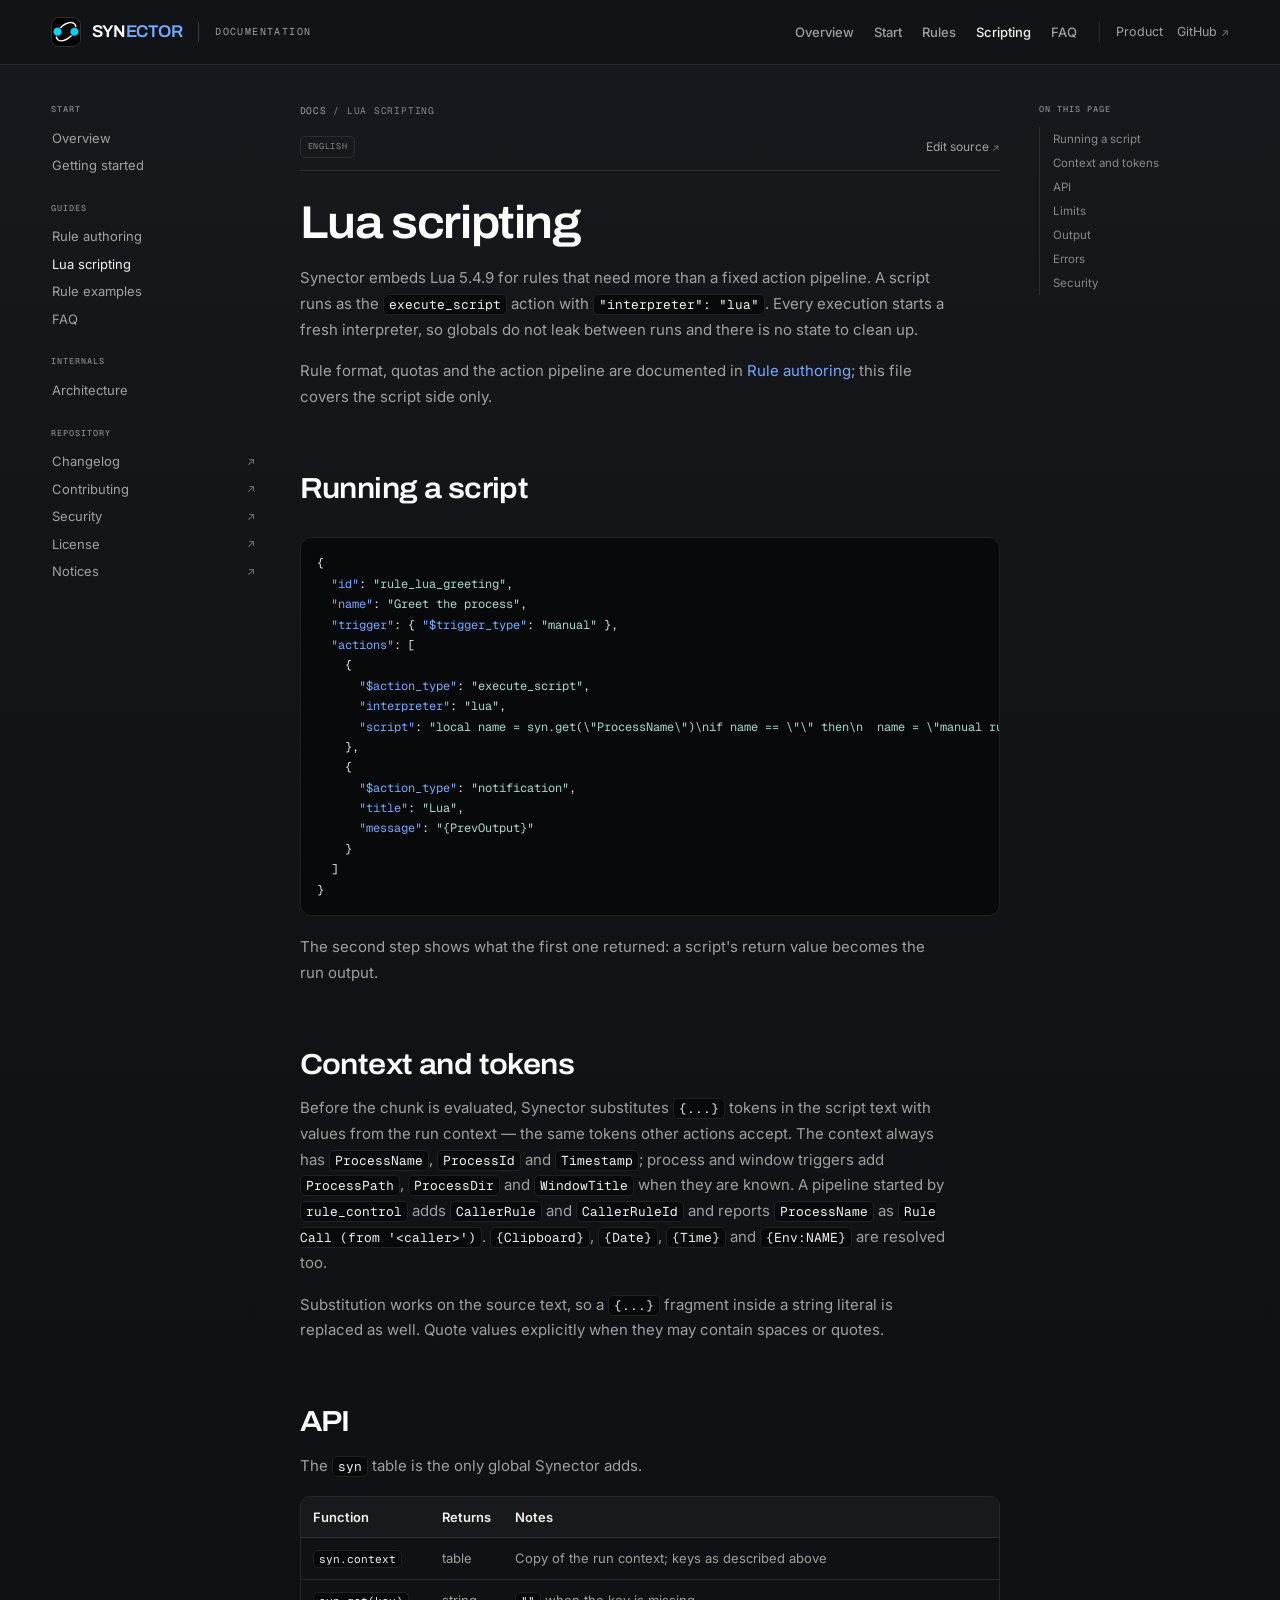
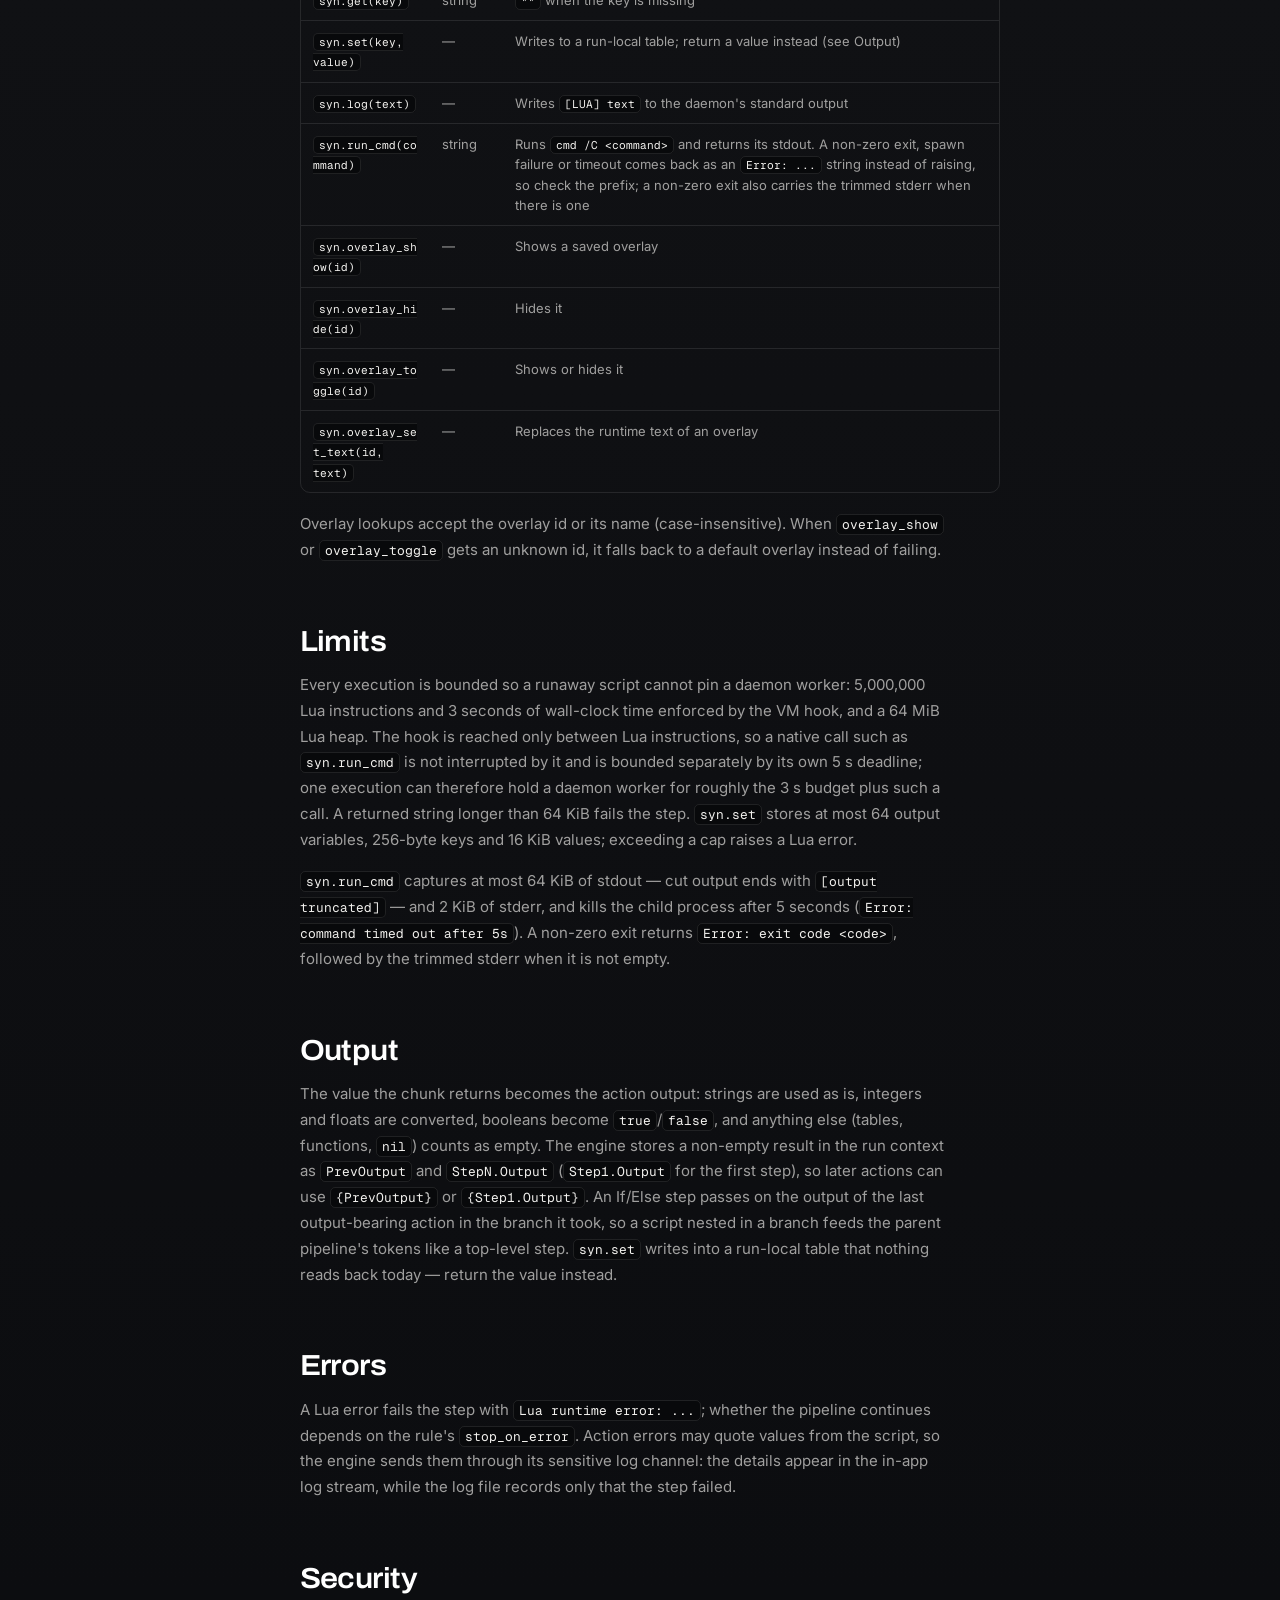
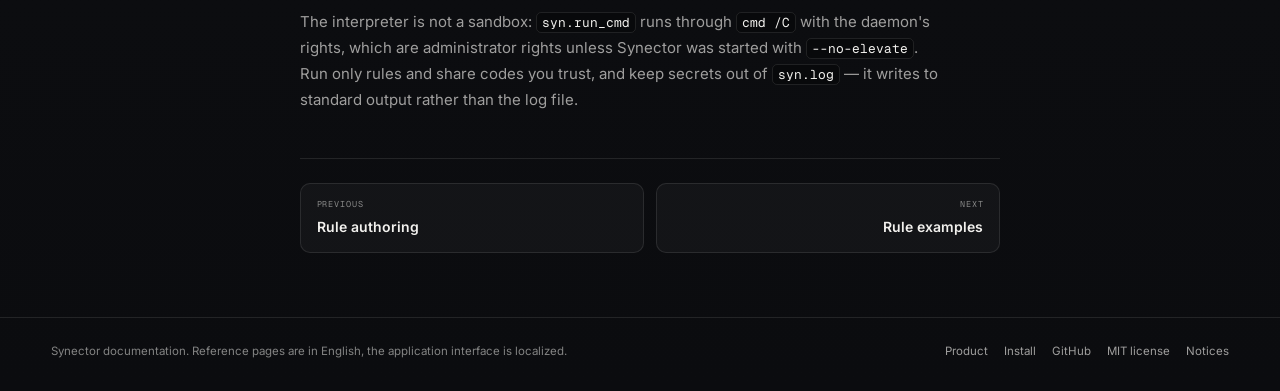
<file: docs/scripting.html>
<!doctype html>
<html lang="en" data-lang="en">
<head>
  <meta charset="utf-8">
  <meta name="viewport" content="width=device-width, initial-scale=1">
  <title>Lua scripting - Synector documentation</title>
  <meta name="description" content="The Lua runtime, the syn API, context tokens, output and error handling in Synector.">
  <meta name="theme-color" content="#121316">
  <link rel="canonical" href="https://psyattack.github.io/Synector/docs/scripting.html">

  <meta property="og:type" content="article">
  <meta property="og:site_name" content="Synector">
  <meta property="og:title" content="Lua scripting - Synector documentation">
  <meta property="og:description" content="The Lua runtime, the syn API, context tokens, output and error handling in Synector.">
  <meta property="og:url" content="https://psyattack.github.io/Synector/docs/scripting.html">
  <meta name="twitter:card" content="summary">
  <meta name="twitter:title" content="Lua scripting - Synector documentation">
  <meta name="twitter:description" content="The Lua runtime, the syn API, context tokens, output and error handling in Synector.">

  <link rel="icon" type="image/png" href="../assets/icon-256.png">
  <link rel="preload" href="../fonts/Archivo-Variable.woff2" as="font" type="font/woff2" crossorigin>
  <link rel="preload" href="../fonts/Inter-Variable.woff2" as="font" type="font/woff2" crossorigin>
  <link rel="stylesheet" href="../styles.css">
  <link rel="stylesheet" href="docs.css">
  <script type="application/ld+json">{"@context": "https://schema.org", "@type": "TechArticle", "headline": "Lua scripting", "description": "The Lua runtime, the syn API, context tokens, output and error handling in Synector.", "url": "https://psyattack.github.io/Synector/docs/scripting.html", "isPartOf": {"@type": "WebSite", "name": "Synector", "url": "https://psyattack.github.io/Synector/"}}</script>
</head>
<body class="docs-page">
  <a class="skip-link" href="#main">Skip to content</a>

  <header class="docs-header">
    <div class="shell docs-header-inner">
      <a class="brand" href="../index.html" aria-label="Synector">
        <img class="brand-mark" src="../assets/logo.svg" width="30" height="30" alt="">
        <span class="wordmark">SYN<span>ECTOR</span></span>
      </a>
      <span class="docs-divider" aria-hidden="true"></span>
      <span class="docs-label">Documentation</span>
      <nav class="docs-topnav" aria-label="Documentation sections"><a href="index.html">Overview</a><a href="getting-started.html">Start</a><a href="rules.html">Rules</a><a class="is-active" href="scripting.html">Scripting</a><a href="faq.html">FAQ</a></nav>
      <div class="docs-header-actions">
        <a href="../index.html">Product</a>
        <a href="https://github.com/psyattack/Synector">GitHub <span class="ext" aria-hidden="true">↗</span></a>
      </div>
    </div>
  </header>

  <div class="shell docs-shell">
    <aside class="docs-sidebar" aria-label="Documentation">
<div class="docs-side-group">
<p class="docs-side-title">Start</p>
<a class="docs-side-link" href="index.html">Overview</a>
<a class="docs-side-link" href="getting-started.html">Getting started</a>
</div>
<div class="docs-side-group">
<p class="docs-side-title">Guides</p>
<a class="docs-side-link" href="rules.html">Rule authoring</a>
<a class="docs-side-link is-active" href="scripting.html">Lua scripting</a>
<a class="docs-side-link" href="examples.html">Rule examples</a>
<a class="docs-side-link" href="faq.html">FAQ</a>
</div>
<div class="docs-side-group">
<p class="docs-side-title">Internals</p>
<a class="docs-side-link" href="architecture.html">Architecture</a>
</div>
<div class="docs-side-group">
<p class="docs-side-title">Repository</p>
<a class="docs-side-link" href="https://github.com/psyattack/Synector/blob/main/CHANGELOG.md" target="_blank" rel="noopener">Changelog <span class="ext" aria-hidden="true">↗</span></a>
<a class="docs-side-link" href="https://github.com/psyattack/Synector/blob/main/CONTRIBUTING.md" target="_blank" rel="noopener">Contributing <span class="ext" aria-hidden="true">↗</span></a>
<a class="docs-side-link" href="https://github.com/psyattack/Synector/blob/main/SECURITY.md" target="_blank" rel="noopener">Security <span class="ext" aria-hidden="true">↗</span></a>
<a class="docs-side-link" href="https://github.com/psyattack/Synector/blob/main/LICENSE" target="_blank" rel="noopener">License <span class="ext" aria-hidden="true">↗</span></a>
<a class="docs-side-link" href="https://github.com/psyattack/Synector/blob/main/NOTICES.md" target="_blank" rel="noopener">Notices <span class="ext" aria-hidden="true">↗</span></a>
</div>
</aside>
    <main class="docs-main" id="main">
      <div class="docs-breadcrumb"><a href="index.html">Docs</a> / <span>Lua scripting</span></div>
      <div class="docs-toolbar">
        <span class="docs-en">English</span>
        <a class="docs-edit" href="https://github.com/psyattack/Synector/blob/main/docs/SCRIPTING.md">Edit source <span class="ext" aria-hidden="true">↗</span></a>
      </div>
      <article class="docs-article">
<div class="markdown-heading"><h1 class="heading-element">Lua scripting</h1><a id="lua-scripting" class="anchor" aria-label="Permalink: Lua scripting" href="#lua-scripting"><span aria-hidden="true" class="octicon octicon-link"></span></a></div>
<p>Synector embeds Lua 5.4.9 for rules that need more than a fixed action pipeline. A script runs as the
<code>execute_script</code> action with <code>"interpreter": "lua"</code>. Every execution starts a fresh interpreter, so
globals do not leak between runs and there is no state to clean up.</p>
<p>Rule format, quotas and the action pipeline are documented in
<a href="rules.html">Rule authoring</a>; this file covers the script side only.</p>
<div class="markdown-heading"><h2 class="heading-element">Running a script</h2><a id="running-a-script" class="anchor" aria-label="Permalink: Running a script" href="#running-a-script"><span aria-hidden="true" class="octicon octicon-link"></span></a></div>
<div class="highlight highlight-source-json"><pre>{
  <span class="pl-ent">"id"</span>: <span class="pl-s"><span class="pl-pds">"</span>rule_lua_greeting<span class="pl-pds">"</span></span>,
  <span class="pl-ent">"name"</span>: <span class="pl-s"><span class="pl-pds">"</span>Greet the process<span class="pl-pds">"</span></span>,
  <span class="pl-ent">"trigger"</span>: { <span class="pl-ent">"$trigger_type"</span>: <span class="pl-s"><span class="pl-pds">"</span>manual<span class="pl-pds">"</span></span> },
  <span class="pl-ent">"actions"</span>: [
    {
      <span class="pl-ent">"$action_type"</span>: <span class="pl-s"><span class="pl-pds">"</span>execute_script<span class="pl-pds">"</span></span>,
      <span class="pl-ent">"interpreter"</span>: <span class="pl-s"><span class="pl-pds">"</span>lua<span class="pl-pds">"</span></span>,
      <span class="pl-ent">"script"</span>: <span class="pl-s"><span class="pl-pds">"</span>local name = syn.get(<span class="pl-cce">\"</span>ProcessName<span class="pl-cce">\"</span>)<span class="pl-cce">\n</span>if name == <span class="pl-cce">\"\"</span> then<span class="pl-cce">\n</span>  name = <span class="pl-cce">\"</span>manual run<span class="pl-cce">\"\n</span>end<span class="pl-cce">\n</span>syn.log(<span class="pl-cce">\"</span>process: <span class="pl-cce">\"</span> .. name)<span class="pl-cce">\n</span>return <span class="pl-cce">\"</span>hello from <span class="pl-cce">\"</span> .. name<span class="pl-pds">"</span></span>
    },
    {
      <span class="pl-ent">"$action_type"</span>: <span class="pl-s"><span class="pl-pds">"</span>notification<span class="pl-pds">"</span></span>,
      <span class="pl-ent">"title"</span>: <span class="pl-s"><span class="pl-pds">"</span>Lua<span class="pl-pds">"</span></span>,
      <span class="pl-ent">"message"</span>: <span class="pl-s"><span class="pl-pds">"</span>{PrevOutput}<span class="pl-pds">"</span></span>
    }
  ]
}</pre></div>
<p>The second step shows what the first one returned: a script's return value becomes the run output.</p>
<div class="markdown-heading"><h2 class="heading-element">Context and tokens</h2><a id="context-and-tokens" class="anchor" aria-label="Permalink: Context and tokens" href="#context-and-tokens"><span aria-hidden="true" class="octicon octicon-link"></span></a></div>
<p>Before the chunk is evaluated, Synector substitutes <code>{...}</code> tokens in the script text with values from
the run context — the same tokens other actions accept. The context always has <code>ProcessName</code>,
<code>ProcessId</code> and <code>Timestamp</code>; process and window triggers add <code>ProcessPath</code>, <code>ProcessDir</code> and
<code>WindowTitle</code> when they are known. A pipeline started by <code>rule_control</code> adds <code>CallerRule</code> and
<code>CallerRuleId</code> and reports <code>ProcessName</code> as <code>Rule Call (from '&lt;caller&gt;')</code>. <code>{Clipboard}</code>, <code>{Date}</code>,
<code>{Time}</code> and <code>{Env:NAME}</code> are resolved too.</p>
<p>Substitution works on the source text, so a <code>{...}</code> fragment inside a string literal is replaced as
well. Quote values explicitly when they may contain spaces or quotes.</p>
<div class="markdown-heading"><h2 class="heading-element">API</h2><a id="api" class="anchor" aria-label="Permalink: API" href="#api"><span aria-hidden="true" class="octicon octicon-link"></span></a></div>
<p>The <code>syn</code> table is the only global Synector adds.</p>
<div class="table-wrap"><table>
<thead>
<tr>
<th>Function</th>
<th>Returns</th>
<th>Notes</th>
</tr>
</thead>
<tbody>
<tr>
<td><code>syn.context</code></td>
<td>table</td>
<td>Copy of the run context; keys as described above</td>
</tr>
<tr>
<td><code>syn.get(key)</code></td>
<td>string</td>
<td>
<code>""</code> when the key is missing</td>
</tr>
<tr>
<td><code>syn.set(key, value)</code></td>
<td>—</td>
<td>Writes to a run-local table; return a value instead (see Output)</td>
</tr>
<tr>
<td><code>syn.log(text)</code></td>
<td>—</td>
<td>Writes <code>[LUA] text</code> to the daemon's standard output</td>
</tr>
<tr>
<td><code>syn.run_cmd(command)</code></td>
<td>string</td>
<td>Runs <code>cmd /C &lt;command&gt;</code> and returns its stdout. A non-zero exit, spawn failure or timeout comes back as an <code>Error: ...</code> string instead of raising, so check the prefix; a non-zero exit also carries the trimmed stderr when there is one</td>
</tr>
<tr>
<td><code>syn.overlay_show(id)</code></td>
<td>—</td>
<td>Shows a saved overlay</td>
</tr>
<tr>
<td><code>syn.overlay_hide(id)</code></td>
<td>—</td>
<td>Hides it</td>
</tr>
<tr>
<td><code>syn.overlay_toggle(id)</code></td>
<td>—</td>
<td>Shows or hides it</td>
</tr>
<tr>
<td><code>syn.overlay_set_text(id, text)</code></td>
<td>—</td>
<td>Replaces the runtime text of an overlay</td>
</tr>
</tbody>
</table></div>
<p>Overlay lookups accept the overlay id or its name (case-insensitive). When <code>overlay_show</code> or
<code>overlay_toggle</code> gets an unknown id, it falls back to a default overlay instead of failing.</p>
<div class="markdown-heading"><h2 class="heading-element">Limits</h2><a id="limits" class="anchor" aria-label="Permalink: Limits" href="#limits"><span aria-hidden="true" class="octicon octicon-link"></span></a></div>
<p>Every execution is bounded so a runaway script cannot pin a daemon worker: 5,000,000 Lua
instructions and 3 seconds of wall-clock time enforced by the VM hook, and a 64 MiB Lua heap. The
hook is reached only between Lua instructions, so a native call such as <code>syn.run_cmd</code> is not
interrupted by it and is bounded separately by its own 5 s deadline; one execution can therefore
hold a daemon worker for roughly the 3 s budget plus such a call. A returned string longer than
64 KiB fails the step. <code>syn.set</code> stores at most 64 output variables, 256-byte keys and 16 KiB values;
exceeding a cap raises a Lua error.</p>
<p><code>syn.run_cmd</code> captures at most 64 KiB of stdout — cut output ends with <code>[output truncated]</code> — and
2 KiB of stderr, and kills the child process after 5 seconds (<code>Error: command timed out after 5s</code>).
A non-zero exit returns <code>Error: exit code &lt;code&gt;</code>, followed by the trimmed stderr when it is not
empty.</p>
<div class="markdown-heading"><h2 class="heading-element">Output</h2><a id="output" class="anchor" aria-label="Permalink: Output" href="#output"><span aria-hidden="true" class="octicon octicon-link"></span></a></div>
<p>The value the chunk returns becomes the action output: strings are used as is, integers and floats are
converted, booleans become <code>true</code>/<code>false</code>, and anything else (tables, functions, <code>nil</code>) counts as
empty. The engine stores a non-empty result in the run context as <code>PrevOutput</code> and <code>StepN.Output</code>
(<code>Step1.Output</code> for the first step), so later actions can use <code>{PrevOutput}</code> or <code>{Step1.Output}</code>.
An If/Else step passes on the output of the last output-bearing action in the branch it took, so a
script nested in a branch feeds the parent pipeline's tokens like a top-level step. <code>syn.set</code> writes
into a run-local table that nothing reads back today — return the value instead.</p>
<div class="markdown-heading"><h2 class="heading-element">Errors</h2><a id="errors" class="anchor" aria-label="Permalink: Errors" href="#errors"><span aria-hidden="true" class="octicon octicon-link"></span></a></div>
<p>A Lua error fails the step with <code>Lua runtime error: ...</code>; whether the pipeline continues depends on
the rule's <code>stop_on_error</code>. Action errors may quote values from the script, so the engine sends them
through its sensitive log channel: the details appear in the in-app log stream, while the log file
records only that the step failed.</p>
<div class="markdown-heading"><h2 class="heading-element">Security</h2><a id="security" class="anchor" aria-label="Permalink: Security" href="#security"><span aria-hidden="true" class="octicon octicon-link"></span></a></div>
<p>The interpreter is not a sandbox: <code>syn.run_cmd</code> runs through <code>cmd /C</code> with the daemon's rights, which
are administrator rights unless Synector was started with <code>--no-elevate</code>. Run only rules and share
codes you trust, and keep secrets out of <code>syn.log</code> — it writes to standard output rather than the log
file.</p>

      </article>
      <nav class="docs-pager" aria-label="Documentation pages">
<a class="prev" href="rules.html"><span>Previous</span><strong>Rule authoring</strong></a>
<a class="next" href="examples.html"><span>Next</span><strong>Rule examples</strong></a>
</nav>
    </main>
<nav class="docs-toc" aria-label="On this page">
<p class="docs-toc-title">On this page</p>
<ul>
<li><a href="#running-a-script">Running a script</a></li>
<li><a href="#context-and-tokens">Context and tokens</a></li>
<li><a href="#api">API</a></li>
<li><a href="#limits">Limits</a></li>
<li><a href="#output">Output</a></li>
<li><a href="#errors">Errors</a></li>
<li><a href="#security">Security</a></li>
</ul>
</nav>
  </div>

  <footer class="docs-footer">
    <div class="shell docs-footer-inner">
      <span>Synector documentation. Reference pages are in English, the application interface is localized.</span>
      <div class="docs-footer-links">
        <a href="../index.html">Product</a>
        <a href="getting-started.html">Install</a>
        <a href="https://github.com/psyattack/Synector">GitHub</a>
        <a href="https://github.com/psyattack/Synector/blob/main/LICENSE">MIT license</a>
        <a href="https://github.com/psyattack/Synector/blob/main/NOTICES.md">Notices</a>
      </div>
    </div>
  </footer>

  <script src="docs.js" defer></script>
</body>
</html>
</file>
<file: styles.css>
@font-face {
  font-family: "Archivo";
  src: url("fonts/Archivo-Variable.woff2") format("woff2");
  font-weight: 100 900;
  font-stretch: 75% 125%;
  font-style: normal;
  font-display: swap;
}
@font-face {
  font-family: "Inter";
  src: url("fonts/Inter-Variable.woff2") format("woff2");
  font-weight: 100 900;
  font-style: normal;
  font-display: swap;
}
@font-face {
  font-family: "GeistMono";
  src: url("fonts/GeistMono-Variable.woff2") format("woff2");
  font-weight: 100 900;
  font-style: normal;
  font-display: swap;
}

:root {
  --bg: #121316;
  --bg-top: #17191e;
  --bg-bottom: #0b0c0f;
  --surface: rgba(242, 241, 238, 0.035);
  --surface-strong: rgba(242, 241, 238, 0.055);
  --surface-solid: #17191d;
  --sunken: #08090b;
  --ink: #f2f1ee;
  --ink-strong: #ffffff;
  --muted: rgba(242, 241, 238, 0.64);
  --faint: rgba(242, 241, 238, 0.52);
  --line: rgba(242, 241, 238, 0.10);
  --line-strong: rgba(242, 241, 238, 0.20);
  --accent: #2d81ff;
  --accent-ink: #74aaff;
  --accent-soft: rgba(45, 129, 255, 0.12);
  --accent-line: rgba(45, 129, 255, 0.34);
  --good: #3fd6b8;
  --warn: #ffc14d;
  --bad: #ff6259;
  --invert-bg: #ffffff;
  --invert-fg: #0b0b0c;
  --card-radius: 18px;
  --control-radius: 12px;
  --chip-radius: 8px;
  --shadow: 0 26px 70px rgba(0, 0, 0, 0.42), 0 8px 24px rgba(0, 0, 0, 0.26);
  --shadow-soft: 0 18px 44px rgba(0, 0, 0, 0.28);
  --font-display: "Archivo", "Inter", system-ui, sans-serif;
  --font-body: "Inter", system-ui, sans-serif;
  --font-mono: "GeistMono", ui-monospace, "Cascadia Mono", Consolas, monospace;
  --gutter: clamp(20px, 4vw, 52px);
  --max: 1240px;
  --header-h: 72px;
}

*,
*::before,
*::after {
  box-sizing: border-box;
}

html {
  scroll-behavior: smooth;
  -webkit-text-size-adjust: 100%;
  background: var(--bg);
}

html[data-lang="en"] .ru,
html[data-lang="ru"] .en {
  display: none !important;
}

body {
  margin: 0;
  min-width: 320px;
  background:
    radial-gradient(1100px 720px at 50% -12%, rgba(45, 129, 255, 0.085), rgba(45, 129, 255, 0) 64%),
    linear-gradient(180deg, var(--bg-top) 0%, var(--bg) 26%, var(--bg-bottom) 100%);
  background-color: var(--bg);
  color: var(--ink);
  font-family: var(--font-body);
  font-size: 16px;
  font-weight: 400;
  line-height: 1.6;
  -webkit-font-smoothing: antialiased;
  text-rendering: optimizeLegibility;
}

img,
video {
  display: block;
  max-width: 100%;
}

a {
  color: inherit;
}

button {
  font: inherit;
}

code,
pre {
  font-family: var(--font-mono);
}

::selection {
  background: var(--accent);
  color: #ffffff;
}

:focus-visible {
  outline: 2px solid var(--accent-ink);
  outline-offset: 3px;
}

[hidden] {
  display: none !important;
}

.shell {
  width: min(var(--max), calc(100% - 2 * var(--gutter)));
  margin-inline: auto;
}

.sr-only {
  position: absolute;
  width: 1px;
  height: 1px;
  padding: 0;
  margin: -1px;
  overflow: hidden;
  clip: rect(0, 0, 0, 0);
  white-space: nowrap;
  border: 0;
}

.skip-link {
  position: fixed;
  top: -100px;
  left: 16px;
  z-index: 100;
  padding: 10px 16px;
  border-radius: var(--chip-radius);
  background: var(--invert-bg);
  color: var(--invert-fg);
  font-family: var(--font-mono);
  font-size: 11px;
  letter-spacing: 0.1em;
  text-transform: uppercase;
  text-decoration: none;
}

.skip-link:focus {
  top: 12px;
}

.nowrap {
  white-space: nowrap;
}

.accent {
  color: var(--accent-ink);
}

.mono {
  font-family: var(--font-mono);
}

.mono-label {
  font-family: var(--font-mono);
  font-size: 10px;
  font-weight: 500;
  letter-spacing: 0.14em;
  text-transform: uppercase;
  color: var(--muted);
}

.inline {
  padding: 1px 5px;
  border: 1px solid var(--line);
  border-radius: 6px;
  background: var(--sunken);
  font-family: var(--font-mono);
  font-size: 0.86em;
  color: var(--ink);
  white-space: nowrap;
}

.text-link {
  display: inline-flex;
  align-items: center;
  gap: 6px;
  color: var(--accent-ink);
  font-size: 13px;
  font-weight: 500;
  text-decoration: none;
  text-underline-offset: 3px;
}

.text-link:hover {
  color: var(--ink-strong);
  text-decoration: underline;
}

.ext {
  font-size: 0.82em;
  color: currentColor;
  opacity: 0.75;
}

.kicker {
  display: flex;
  align-items: center;
  gap: 10px;
  margin: 0 0 18px;
  font-family: var(--font-mono);
  font-size: 10.5px;
  font-weight: 500;
  letter-spacing: 0.16em;
  text-transform: uppercase;
  color: var(--muted);
}

.kicker::before {
  content: "";
  width: 18px;
  height: 1px;
  background: var(--accent);
}

.eyebrow {
  display: flex;
  align-items: center;
  gap: 10px;
  margin: 0 0 18px;
  font-family: var(--font-mono);
  font-size: 10.5px;
  font-weight: 500;
  letter-spacing: 0.16em;
  text-transform: uppercase;
  color: var(--muted);
}

.eyebrow::before {
  content: "";
  width: 18px;
  height: 1px;
  background: var(--accent);
}

/* Header */

.site-header {
  position: sticky;
  top: 0;
  z-index: 60;
  border-bottom: 1px solid var(--line);
  background: rgba(18, 19, 22, 0.78);
  backdrop-filter: blur(20px) saturate(1.25);
  -webkit-backdrop-filter: blur(20px) saturate(1.25);
}

@supports not (backdrop-filter: blur(1px)) {
  .site-header {
    background: rgba(18, 19, 22, 0.97);
  }
}

.header-inner {
  display: flex;
  align-items: center;
  justify-content: space-between;
  gap: 24px;
  min-height: var(--header-h);
}

.brand {
  display: inline-flex;
  align-items: center;
  gap: 11px;
  flex: 0 0 auto;
  text-decoration: none;
}

.brand-mark {
  width: 30px;
  height: 30px;
  border: 1px solid var(--line-strong);
  border-radius: 8px;
  background: #000000;
}

.wordmark {
  font-family: var(--font-display);
  font-weight: 620;
  font-size: 17px;
  letter-spacing: -0.03em;
  color: var(--ink-strong);
}

.wordmark span {
  color: var(--accent-ink);
}

.nav {
  display: flex;
  align-items: center;
  gap: clamp(16px, 2.2vw, 30px);
  min-width: 0;
}

.nav-links {
  display: flex;
  align-items: center;
  gap: clamp(14px, 1.7vw, 24px);
}

.nav a {
  position: relative;
  padding: 6px 0;
  color: var(--muted);
  font-size: 13px;
  font-weight: 500;
  text-decoration: none;
  white-space: nowrap;
  transition: color 0.18s ease;
}

.nav a:hover {
  color: var(--ink);
}

.nav-links a::after,
.nav-ext::after {
  content: "";
  position: absolute;
  left: 0;
  right: 0;
  bottom: 0;
  height: 1px;
  background: var(--accent-ink);
  transform: scaleX(0);
  transform-origin: left;
  transition: transform 0.18s ease;
}

.nav-links a:hover::after,
.nav-ext:hover::after {
  transform: scaleX(1);
}

.nav-ext {
  display: inline-flex;
  align-items: center;
  gap: 5px;
}

.nav-docs {
  color: var(--ink) !important;
}

.header-end {
  display: flex;
  align-items: center;
  gap: 12px;
  flex: 0 0 auto;
}

.version-pill {
  padding: 5px 8px;
  border: 1px solid var(--line);
  border-radius: 999px;
  color: var(--muted);
  font-family: var(--font-mono);
  font-size: 10px;
  letter-spacing: 0.06em;
  text-decoration: none;
  transition: border-color 0.18s ease, color 0.18s ease;
}

.version-pill:hover {
  border-color: var(--accent-line);
  color: var(--accent-ink);
}

.lang {
  display: flex;
  align-items: center;
  gap: 4px;
  padding-left: 12px;
  border-left: 1px solid var(--line);
  color: var(--faint);
  font-family: var(--font-mono);
  font-size: 10px;
  letter-spacing: 0.08em;
}

.lang button {
  padding: 4px 2px;
  border: 0;
  border-bottom: 1px solid transparent;
  background: none;
  color: var(--muted);
  font-family: inherit;
  font-size: inherit;
  letter-spacing: inherit;
  cursor: pointer;
}

.lang button:hover {
  color: var(--ink);
}

.lang button[aria-pressed="true"] {
  border-bottom-color: var(--accent-ink);
  color: var(--ink);
}

.nav-toggle {
  display: none;
  width: 38px;
  height: 38px;
  padding: 0;
  border: 1px solid var(--line);
  border-radius: var(--chip-radius);
  background: var(--surface);
  color: var(--ink);
  cursor: pointer;
  transition: border-color 0.18s ease, background-color 0.18s ease;
}

.nav-toggle:hover {
  border-color: var(--line-strong);
  background: var(--surface-strong);
}

.nav-toggle-lines {
  display: grid;
  gap: 5px;
  width: 16px;
  margin: 0 auto;
}

.nav-toggle-lines span {
  display: block;
  height: 1px;
  background: currentColor;
}

.nav-toggle[aria-expanded="true"] .nav-toggle-lines span:first-child {
  transform: translateY(3px) rotate(45deg);
}

.nav-toggle[aria-expanded="true"] .nav-toggle-lines span:last-child {
  transform: translateY(-3px) rotate(-45deg);
}

.nav-toggle-lines span {
  transition: transform 0.18s ease;
}

.mobile-nav {
  border-top: 1px solid var(--line);
  background: rgba(18, 19, 22, 0.98);
}

.mobile-nav-inner {
  display: grid;
  gap: 2px;
  padding-block: 14px 18px;
}

.mobile-nav a {
  display: flex;
  align-items: center;
  justify-content: space-between;
  padding: 12px 2px;
  border-bottom: 1px solid var(--line);
  color: var(--ink);
  font-size: 15px;
  text-decoration: none;
}

.mobile-nav a:last-child {
  border-bottom: 0;
}

/* Buttons */

.btn {
  display: inline-flex;
  align-items: center;
  justify-content: center;
  gap: 10px;
  height: 48px;
  padding: 0 20px;
  border: 1px solid transparent;
  border-radius: var(--control-radius);
  font-size: 13.5px;
  font-weight: 600;
  letter-spacing: 0.01em;
  text-decoration: none;
  white-space: nowrap;
  transition: transform 0.14s ease, background-color 0.18s ease, border-color 0.18s ease, color 0.18s ease;
}

.btn:active {
  transform: translateY(1px);
}

.btn-primary {
  background: var(--invert-bg);
  color: var(--invert-fg);
}

.btn-primary:hover {
  background: #e9f0ff;
}

.btn-ghost {
  border-color: var(--line-strong);
  background: var(--surface);
  color: var(--ink);
}

.btn-ghost:hover {
  border-color: var(--accent-line);
  background: var(--surface-strong);
}

.btn-glyph {
  font-size: 15px;
  line-height: 1;
}

/* Hero */

.hero {
  display: grid;
  grid-template-columns: minmax(0, 0.88fr) minmax(0, 1.12fr);
  align-items: center;
  gap: clamp(32px, 4.6vw, 64px);
  padding-block: clamp(48px, 6vw, 78px) clamp(56px, 6.5vw, 88px);
}

.hero-copy {
  min-width: 0;
}

h1 {
  margin: 0 0 22px;
  font-family: var(--font-display);
  font-weight: 620;
  font-stretch: 112%;
  font-variation-settings: "wdth" 112, "wght" 620;
  font-size: clamp(46px, 5.6vw, 72px);
  line-height: 0.99;
  letter-spacing: -0.04em;
  color: var(--ink-strong);
  text-wrap: balance;
}

.lede {
  max-width: 48ch;
  margin: 0 0 30px;
  color: var(--muted);
  font-size: clamp(16px, 1.3vw, 18px);
  line-height: 1.62;
  text-wrap: pretty;
}

.cta-row {
  display: flex;
  flex-wrap: wrap;
  gap: 10px;
}

/* Demo */

.demo {
  min-width: 0;
  margin: 0;
  border: 1px solid var(--line-strong);
  border-radius: var(--card-radius);
  background: rgba(8, 9, 11, 0.72);
  box-shadow: var(--shadow);
  overflow: hidden;
}

.demo-frame {
  position: relative;
  aspect-ratio: 16 / 9;
  background:
    radial-gradient(600px 260px at 50% 30%, rgba(45, 129, 255, 0.08), rgba(45, 129, 255, 0) 70%),
    var(--sunken);
}

.demo-video {
  width: 100%;
  height: 100%;
  object-fit: cover;
}

/* Sections */

.section {
  padding-block: clamp(72px, 8.5vw, 124px);
  border-top: 1px solid var(--line);
}

section[id] {
  scroll-margin-top: calc(var(--header-h) + 18px);
}

.section-head {
  max-width: 820px;
  margin-bottom: clamp(30px, 4vw, 46px);
}

h2 {
  margin: 0 0 16px;
  font-family: var(--font-display);
  font-weight: 620;
  font-stretch: 108%;
  font-variation-settings: "wdth" 108, "wght" 620;
  font-size: clamp(32px, 4vw, 52px);
  line-height: 1.04;
  letter-spacing: -0.032em;
  color: var(--ink-strong);
  text-wrap: balance;
}

h3 {
  margin: 0;
  color: var(--ink-strong);
  font-family: var(--font-display);
  font-weight: 620;
  letter-spacing: -0.015em;
}

.section-lede {
  max-width: 70ch;
  margin: 0;
  color: var(--muted);
  font-size: 17px;
  line-height: 1.62;
  text-wrap: pretty;
}

.section-note {
  max-width: 74ch;
  margin: 28px 0 0;
  padding-left: 14px;
  border-left: 1px solid var(--line-strong);
  color: var(--faint);
  font-size: 13.5px;
  line-height: 1.6;
}

/* Interface */

.skin-grid {
  display: grid;
  grid-template-columns: repeat(2, minmax(0, 1fr));
  gap: 14px;
}

.skin-card {
  display: flex;
  flex-direction: column;
  gap: 18px;
  min-width: 0;
  padding: clamp(22px, 2.6vw, 30px);
  border: 1px solid var(--line);
  border-radius: var(--card-radius);
  background:
    linear-gradient(180deg, rgba(255, 255, 255, 0.035), rgba(255, 255, 255, 0.015));
  box-shadow: inset 0 1px 0 rgba(255, 255, 255, 0.045);
}

.skin-card-head {
  display: flex;
  align-items: center;
  justify-content: space-between;
  gap: 12px;
}

.skin-card h3 {
  font-size: clamp(22px, 2.1vw, 27px);
}

.badge {
  padding: 4px 8px;
  border: 1px solid var(--accent-line);
  border-radius: var(--chip-radius);
  background: var(--accent-soft);
  color: var(--accent-ink);
  font-family: var(--font-mono);
  font-size: 9px;
  letter-spacing: 0.1em;
  text-transform: uppercase;
  white-space: nowrap;
}

.badge-muted {
  border-color: var(--line-strong);
  background: transparent;
  color: var(--muted);
}

.skin-card p {
  margin: 0;
  color: var(--muted);
  font-size: 14.5px;
  line-height: 1.58;
}

.skin-specimen {
  display: flex;
  flex-direction: column;
  gap: 8px;
  min-height: 158px;
  padding: 14px;
  border: 1px solid var(--line);
  background: var(--sunken);
  overflow: hidden;
}

.skin-specimen-modern {
  border-radius: 14px;
}

.skin-specimen-classic {
  border-radius: 0;
}

.specimen-top {
  display: flex;
  gap: 5px;
  margin-bottom: 2px;
}

.specimen-top span {
  display: block;
  width: 16px;
  height: 3px;
  background: rgba(242, 241, 238, 0.16);
}

.skin-specimen-modern .specimen-top span {
  border-radius: 999px;
}

.specimen-row {
  display: flex;
  align-items: center;
  gap: 10px;
  padding: 8px 10px;
  border: 1px solid var(--line);
  background: rgba(242, 241, 238, 0.025);
}

.skin-specimen-modern .specimen-row {
  border-radius: 10px;
}

.specimen-key {
  display: block;
  width: 16px;
  height: 16px;
  flex: 0 0 auto;
  border: 1px solid var(--accent-line);
  background: var(--accent-soft);
}

.skin-specimen-modern .specimen-key {
  border-radius: 5px;
}

.specimen-line {
  display: block;
  width: 46%;
  height: 5px;
  border-radius: 999px;
  background: rgba(242, 241, 238, 0.16);
}

.skin-specimen-classic .specimen-line,
.skin-specimen-classic .specimen-key,
.skin-specimen-classic .specimen-toggle,
.skin-specimen-classic .specimen-pill {
  border-radius: 0;
}

.specimen-line.short {
  width: 28%;
}

.specimen-toggle {
  display: block;
  width: 32px;
  height: 18px;
  margin-left: auto;
  border-radius: 999px;
  background: var(--accent);
  position: relative;
}

.specimen-toggle::after {
  content: "";
  position: absolute;
  top: 3px;
  right: 3px;
  width: 12px;
  height: 12px;
  border-radius: 50%;
  background: #ffffff;
}

.skin-specimen-classic .specimen-toggle::after {
  border-radius: 0;
}

.specimen-foot {
  display: flex;
  gap: 6px;
  margin-top: auto;
}

.specimen-pill {
  display: block;
  width: 54px;
  height: 16px;
  border: 1px solid var(--line);
  border-radius: 999px;
}

.specimen-pill:first-child {
  border-color: var(--accent-line);
  background: var(--accent-soft);
}

.spec-list {
  display: grid;
  gap: 0;
  margin: auto 0 0;
  padding: 0;
  border-top: 1px solid var(--line);
}

.spec-list > div {
  display: flex;
  align-items: baseline;
  justify-content: space-between;
  gap: 12px;
  padding: 9px 0;
  border-bottom: 1px solid var(--line);
}

.spec-list > div:last-child {
  border-bottom: 0;
}

.spec-list dt {
  color: var(--faint);
  font-size: 12px;
}

.spec-list dd {
  margin: 0;
  color: var(--ink);
  font-family: var(--font-mono);
  font-size: 10.5px;
  letter-spacing: 0.04em;
  text-align: right;
}

.appearance-strip {
  display: grid;
  grid-template-columns: repeat(3, minmax(0, 1fr));
  gap: 0;
  margin-top: 18px;
  border-top: 1px solid var(--line);
  border-bottom: 1px solid var(--line);
}

.appearance-strip article {
  min-width: 0;
  padding: 22px 24px;
}

.appearance-strip article + article {
  border-left: 1px solid var(--line);
}

.appearance-strip article:first-child {
  padding-left: 0;
}

.appearance-strip article:last-child {
  padding-right: 0;
}

.appearance-strip h3 {
  margin-bottom: 6px;
  font-size: 17px;
}

.appearance-strip p {
  max-width: 36ch;
  margin: 0;
  color: var(--faint);
  font-size: 13px;
  line-height: 1.55;
}

.palette-pair {
  display: flex;
  gap: 6px;
  margin-top: 14px;
}

.palette-pair span {
  display: block;
  width: 42px;
  height: 28px;
  border: 1px solid var(--line-strong);
  border-radius: 7px;
}

.palette-dark {
  background: #121316;
}

.palette-light {
  background: #f2f1ee;
}

.accent-chip {
  display: inline-flex;
  align-items: center;
  gap: 8px;
  margin-top: 14px;
  padding: 6px 9px;
  border: 1px solid var(--line);
  border-radius: var(--chip-radius);
  color: var(--muted);
  font-family: var(--font-mono);
  font-size: 10px;
  letter-spacing: 0.04em;
}

.accent-chip span {
  width: 10px;
  height: 10px;
  border-radius: 3px;
  background: var(--accent);
}

.system-chip {
  display: inline-flex;
  align-items: center;
  gap: 8px;
  margin-top: 14px;
  padding: 6px 9px;
  border: 1px solid var(--line);
  border-radius: var(--chip-radius);
  color: var(--muted);
  font-family: var(--font-mono);
  font-size: 10px;
  letter-spacing: 0.04em;
}

.system-chip-mark {
  width: 11px;
  height: 11px;
  border: 1px solid var(--line-strong);
  border-radius: 2px;
  background: linear-gradient(90deg, #f2f1ee 50%, #121316 50%);
}

/* Architecture */

.architecture {
  display: grid;
  grid-template-columns: minmax(0, 1fr) 78px minmax(0, 1fr);
  border: 1px solid var(--line);
  border-radius: var(--card-radius) var(--card-radius) 0 0;
  background: transparent;
  overflow: hidden;
}

.arch-card {
  display: flex;
  flex-direction: column;
  gap: 14px;
  min-width: 0;
  padding: clamp(24px, 3vw, 36px);
  background: linear-gradient(180deg, rgba(255, 255, 255, 0.035), rgba(255, 255, 255, 0.015));
  box-shadow: inset 0 1px 0 rgba(255, 255, 255, 0.04);
}

.arch-head {
  display: flex;
  align-items: center;
  justify-content: space-between;
  gap: 12px;
}

.state-badge {
  padding: 4px 7px;
  border: 1px solid var(--accent-line);
  border-radius: var(--chip-radius);
  color: var(--accent-ink);
  font-family: var(--font-mono);
  font-size: 9px;
  letter-spacing: 0.08em;
  text-transform: uppercase;
  white-space: nowrap;
}

.state-badge.neutral {
  border-color: var(--line-strong);
  color: var(--muted);
}

.arch-card h3 {
  font-size: clamp(21px, 2vw, 26px);
}

.arch-card p {
  margin: 0;
  color: var(--muted);
  font-size: 14.5px;
  line-height: 1.58;
}

.facts {
  display: grid;
  gap: 9px;
  margin: 4px 0 0;
  padding: 0;
  list-style: none;
}

.facts li {
  display: grid;
  grid-template-columns: 6px 1fr;
  gap: 10px;
  color: var(--muted);
  font-size: 13.5px;
  line-height: 1.5;
}

.facts li::before {
  content: "";
  width: 5px;
  height: 5px;
  margin-top: 8px;
  border-radius: 1px;
  background: var(--line-strong);
}

.arch-link {
  position: relative;
  display: flex;
  align-items: center;
  justify-content: center;
  background: transparent;
}

.arch-link::before {
  content: "";
  position: absolute;
  top: 0;
  bottom: 0;
  left: 50%;
  width: 1px;
  background: var(--line-strong);
}

.arch-link span {
  position: relative;
  z-index: 1;
  padding: 4px 6px;
  border: 1px solid var(--line-strong);
  border-radius: 5px;
  background: var(--bg);
  color: var(--faint);
  font-family: var(--font-mono);
  font-size: 9px;
  letter-spacing: 0.12em;
}

.reliability {
  display: grid;
  grid-template-columns: repeat(3, minmax(0, 1fr));
  border: 1px solid var(--line);
  border-top: 0;
  border-radius: 0 0 var(--card-radius) var(--card-radius);
  background: transparent;
  overflow: hidden;
}

.reliability article {
  min-width: 0;
  padding: 22px clamp(20px, 2.5vw, 30px);
  background: linear-gradient(180deg, rgba(255, 255, 255, 0.035), rgba(255, 255, 255, 0.015));
  box-shadow: inset 0 1px 0 rgba(255, 255, 255, 0.04);
}

.reliability article + article {
  border-left: 1px solid var(--line);
}

.reliability h3 {
  margin-bottom: 5px;
  font-size: 17px;
}

.reliability p {
  margin: 0;
  color: var(--faint);
  font-size: 13px;
  line-height: 1.55;
}

/* Bento */

.bento {
  display: grid;
  grid-template-columns: repeat(12, minmax(0, 1fr));
  gap: 14px;
}

.cell {
  display: flex;
  flex-direction: column;
  gap: 14px;
  min-width: 0;
  padding: clamp(22px, 2.6vw, 30px);
  border: 1px solid var(--line);
  border-radius: var(--card-radius);
  background:
    linear-gradient(180deg, rgba(255, 255, 255, 0.035), rgba(255, 255, 255, 0.015));
  box-shadow: inset 0 1px 0 rgba(255, 255, 255, 0.04);
}

.cell-pipeline {
  grid-column: span 7;
}

.cell-overlay {
  grid-column: span 5;
}

.cell-macro {
  grid-column: span 3;
}

.cell-companion {
  grid-column: span 4;
}

.cell-scripting {
  grid-column: span 5;
}

.cell-system {
  grid-column: span 6;
}

.cell-cli {
  grid-column: span 6;
}

.cell-tinted {
  background:
    radial-gradient(420px 260px at 82% 0%, rgba(45, 129, 255, 0.10), rgba(45, 129, 255, 0) 72%),
    linear-gradient(180deg, rgba(255, 255, 255, 0.03), rgba(255, 255, 255, 0.012));
}

.cell-head {
  display: flex;
  align-items: flex-start;
  justify-content: space-between;
  gap: 12px;
}

.cell h3 {
  font-size: clamp(19px, 1.7vw, 23px);
  line-height: 1.15;
}

.cell p {
  margin: 0;
  color: var(--muted);
  font-size: 14px;
  line-height: 1.58;
}

.tag {
  flex: 0 0 auto;
  padding: 4px 7px;
  border: 1px solid var(--line);
  border-radius: 6px;
  color: var(--faint);
  font-family: var(--font-mono);
  font-size: 8.5px;
  letter-spacing: 0.09em;
  text-transform: uppercase;
}

.code {
  margin: 0;
  padding: 15px 16px;
  overflow-x: auto;
  border: 1px solid var(--line);
  border-radius: 12px;
  background: var(--sunken);
  color: var(--ink);
  font-family: var(--font-mono);
  font-size: 11.5px;
  line-height: 1.75;
  tab-size: 2;
}

.code-compact {
  padding: 12px 14px;
  font-size: 11px;
  line-height: 1.7;
}

.cell-pipeline .code {
  margin-top: auto;
}

.tok-k { color: var(--accent-ink); }
.tok-s { color: #a9d9c8; }
.tok-n { color: var(--warn); }
.tok-p { color: var(--faint); }
.tok-c { color: var(--faint); }

.chips {
  display: flex;
  flex-wrap: wrap;
  gap: 7px;
  margin: 0;
  padding: 0;
  list-style: none;
}

.chips li,
.chips > span {
  padding: 5px 8px;
  border: 1px solid var(--line);
  border-radius: var(--chip-radius);
  color: var(--muted);
  font-family: var(--font-mono);
  font-size: 9px;
  letter-spacing: 0.07em;
  text-transform: uppercase;
  white-space: nowrap;
}

.hud {
  position: relative;
  min-height: 148px;
  border: 1px solid var(--line);
  border-radius: 12px;
  background-color: var(--sunken);
  background-image:
    linear-gradient(rgba(242, 241, 238, 0.035) 1px, transparent 1px),
    linear-gradient(90deg, rgba(242, 241, 238, 0.035) 1px, transparent 1px);
  background-size: 26px 26px;
  overflow: hidden;
}

.hud-cross {
  position: absolute;
  left: 50%;
  top: 50%;
  width: 54px;
  height: 54px;
  transform: translate(-50%, -50%);
}

.hud-cross::before,
.hud-cross::after {
  content: "";
  position: absolute;
  background: var(--accent);
}

.hud-cross::before {
  left: 50%;
  top: 0;
  bottom: 0;
  width: 1px;
}

.hud-cross::after {
  top: 50%;
  left: 0;
  right: 0;
  height: 1px;
}

.hud-ring {
  position: absolute;
  left: 50%;
  top: 50%;
  width: 76px;
  height: 76px;
  transform: translate(-50%, -50%);
  border: 1px solid var(--accent-line);
  border-radius: 50%;
}

.hud-badge {
  position: absolute;
  top: 12px;
  right: 12px;
  padding: 3px 6px;
  border: 1px solid var(--line);
  border-radius: 4px;
  color: var(--faint);
  font-family: var(--font-mono);
  font-size: 8px;
  letter-spacing: 0.08em;
}

.hud-bar {
  position: absolute;
  left: 14px;
  bottom: 14px;
  width: 92px;
  height: 4px;
  border-radius: 999px;
  background: linear-gradient(90deg, var(--accent) 0 62%, rgba(242, 241, 238, 0.12) 62%);
}

.mini-spec {
  margin: 0;
  border-top: 1px solid var(--line);
}

.mini-spec > div {
  display: flex;
  align-items: baseline;
  justify-content: space-between;
  gap: 12px;
  padding: 8px 0;
  border-bottom: 1px solid var(--line);
}

.mini-spec > div:last-child {
  border-bottom: 0;
}

.mini-spec dt {
  font-family: var(--font-mono);
  font-size: 9px;
  letter-spacing: 0.07em;
  color: var(--muted);
}

.mini-spec dd {
  margin: 0;
  color: var(--faint);
  font-size: 11.5px;
  text-align: right;
}

.keys {
  display: grid;
  grid-template-columns: 1fr 1fr;
  gap: 8px;
  margin-top: auto;
}

.keys span {
  padding: 14px 6px;
  border: 1px solid var(--line-strong);
  border-radius: 8px;
  background: var(--sunken);
  box-shadow: inset 0 -2px 0 rgba(255, 255, 255, 0.08);
  color: var(--ink);
  font-family: var(--font-mono);
  font-size: 11px;
  letter-spacing: 0.08em;
  text-align: center;
}

.cell-macro .chips {
  margin-top: 0;
}

.chain {
  margin-top: auto;
  border: 1px solid var(--line);
  border-radius: 12px;
  background: var(--sunken);
  overflow: hidden;
}

.chain-node {
  display: flex;
  align-items: center;
  justify-content: space-between;
  gap: 10px;
  padding: 10px 12px;
}

.chain-node:nth-child(2) {
  box-shadow: inset 2px 0 0 var(--accent);
}

.chain-node + .chain-node {
  border-top: 1px solid var(--line);
}

.chain-node code {
  color: var(--ink);
  font-size: 10.5px;
}

.chain-node small {
  color: var(--faint);
  font-family: var(--font-mono);
  font-size: 8px;
  letter-spacing: 0.08em;
  text-transform: uppercase;
}

.cell-scripting .code {
  margin-top: auto;
}

.cell-system .chips,
.cell-cli .chips {
  margin-top: auto;
}

/* Detection */

.detect-grid {
  display: grid;
  grid-template-columns: repeat(2, minmax(0, 1fr));
  gap: 14px;
}

.detect-panel {
  min-width: 0;
  padding: clamp(22px, 2.8vw, 32px);
  border: 1px solid var(--line);
  border-radius: var(--card-radius);
  background:
    linear-gradient(180deg, rgba(255, 255, 255, 0.035), rgba(255, 255, 255, 0.015));
}

.detect-event {
  background:
    radial-gradient(420px 280px at 12% 0%, rgba(45, 129, 255, 0.09), rgba(45, 129, 255, 0) 70%),
    linear-gradient(180deg, rgba(255, 255, 255, 0.035), rgba(255, 255, 255, 0.015));
}

.detect-poll {
  background: var(--sunken);
}

.detect-head {
  display: flex;
  align-items: center;
  gap: 12px;
  margin-bottom: 22px;
}

.detect-head h3 {
  font-size: 20px;
}

.detect-tag {
  flex: 0 0 auto;
  padding: 4px 7px;
  border: 1px solid var(--accent-line);
  border-radius: var(--chip-radius);
  color: var(--accent-ink);
  font-family: var(--font-mono);
  font-size: 9px;
  letter-spacing: 0.09em;
  text-transform: uppercase;
}

.detect-tag.muted {
  border-color: var(--line-strong);
  color: var(--muted);
}

.detect-list {
  display: grid;
  grid-template-columns: 1fr 1fr;
  gap: 16px 24px;
  margin: 0;
}

.detect-list dt {
  margin-bottom: 3px;
  color: var(--ink);
  font-family: var(--font-mono);
  font-size: 9.5px;
  letter-spacing: 0.06em;
  line-height: 1.4;
  text-transform: uppercase;
}

.detect-list dd {
  margin: 0;
  color: var(--faint);
  font-size: 12.5px;
  line-height: 1.45;
}

/* Docs teaser */

.docs-teaser {
  display: grid;
  grid-template-columns: minmax(0, 1.02fr) minmax(0, 1.98fr);
  gap: 14px;
}

.docs-lead,
.docs-card {
  position: relative;
  display: flex;
  flex-direction: column;
  min-width: 0;
  padding: clamp(22px, 2.5vw, 28px);
  border: 1px solid var(--line);
  border-radius: var(--card-radius);
  background: var(--surface);
  text-decoration: none;
  transition: border-color 0.18s ease, background-color 0.18s ease, transform 0.18s ease;
}

.docs-lead {
  justify-content: space-between;
  gap: 26px;
  background:
    radial-gradient(460px 300px at 0% 0%, rgba(45, 129, 255, 0.16), rgba(45, 129, 255, 0) 72%),
    linear-gradient(180deg, rgba(255, 255, 255, 0.04), rgba(255, 255, 255, 0.018));
  border-color: var(--accent-line);
}

.docs-lead:hover,
.docs-card:hover {
  border-color: var(--accent-line);
  background-color: var(--surface-strong);
  transform: translateY(-2px);
}

.docs-kind {
  color: var(--faint);
  font-family: var(--font-mono);
  font-size: 9px;
  letter-spacing: 0.1em;
  text-transform: uppercase;
}

.docs-lead h3 {
  margin: 10px 0 8px;
  font-size: clamp(26px, 2.8vw, 36px);
}

.docs-lead p {
  max-width: 42ch;
  margin: 0;
  color: var(--muted);
  font-size: 14.5px;
  line-height: 1.6;
}

.docs-lead-list {
  display: grid;
  gap: 7px;
  margin: 18px 0 0;
  padding: 0;
  list-style: none;
}

.docs-lead-list li {
  color: var(--faint);
  font-family: var(--font-mono);
  font-size: 9.5px;
  letter-spacing: 0.06em;
  text-transform: uppercase;
}

.docs-lead-list li::before {
  content: "/";
  margin-right: 8px;
  color: var(--accent-ink);
}

.docs-arrow {
  align-self: flex-end;
  color: var(--accent-ink);
  font-size: 22px;
  line-height: 1;
}

.docs-grid {
  display: grid;
  grid-template-columns: repeat(2, minmax(0, 1fr));
  gap: 14px;
}

.docs-card:last-child {
  grid-column: span 2;
}

.docs-card h3 {
  margin: 10px 0 6px;
  font-size: 19px;
}

.docs-card p {
  margin: 0;
  color: var(--faint);
  font-size: 13px;
  line-height: 1.55;
}

.docs-card::after {
  content: "→";
  margin-top: auto;
  padding-top: 14px;
  color: var(--accent-ink);
  font-size: 14px;
}

.docs-lead .docs-arrow {
  margin-top: auto;
}

.docs-note {
  margin-top: 18px;
}

/* Install */

.install-grid {
  display: grid;
  grid-template-columns: minmax(0, 5fr) minmax(0, 7fr);
  gap: clamp(32px, 4.5vw, 64px);
  align-items: start;
}

.install-copy h2 {
  max-width: 22ch;
  font-size: clamp(30px, 3.3vw, 44px);
}

.elevation {
  margin-top: 30px;
  padding-left: 15px;
  border-left: 2px solid var(--warn);
}

.elevation .mono-label {
  color: var(--warn);
}

.elevation p {
  max-width: 48ch;
  margin: 8px 0 0;
  color: var(--muted);
  font-size: 13.5px;
  line-height: 1.55;
}

.install-options {
  border-top: 1px solid var(--line);
}

.install-option {
  display: grid;
  grid-template-columns: minmax(0, 1fr) auto;
  gap: 4px 24px;
  align-items: start;
  padding: 20px 0;
  border-bottom: 1px solid var(--line);
}

.install-option h3 {
  grid-column: 1;
  grid-row: 1;
  font-size: 19px;
}

.install-option > .text-link {
  grid-column: 2;
  grid-row: 1;
  justify-self: end;
}

.install-option p {
  grid-column: 1 / -1;
  max-width: 58ch;
  margin: 0;
  color: var(--muted);
  font-size: 13.5px;
  line-height: 1.55;
}

.code-shell {
  position: relative;
  grid-column: 1 / -1;
  min-width: 0;
  margin-top: 10px;
}

.code-shell .code {
  padding: 11px 12px;
  padding-right: 98px;
  font-size: 10.5px;
  white-space: nowrap;
}

.copy-btn {
  position: absolute;
  top: 6px;
  right: 6px;
  height: 28px;
  padding: 0 9px;
  border: 1px solid var(--line-strong);
  border-radius: 6px;
  background: var(--bg);
  color: var(--muted);
  font-family: var(--font-mono);
  font-size: 9px;
  letter-spacing: 0.08em;
  text-transform: uppercase;
  cursor: pointer;
  transition: border-color 0.18s ease, color 0.18s ease;
}

.copy-btn:hover {
  border-color: var(--ink);
  color: var(--ink);
}

.copy-btn.is-copied {
  border-color: var(--good);
  color: var(--good);
}

.copy-done {
  display: none;
}

.copy-btn.is-copied .copy-idle {
  display: none;
}

.copy-btn.is-copied .copy-done {
  display: inline;
}

.requirements {
  margin: 18px 0 0;
  color: var(--faint);
  font-size: 12.5px;
  line-height: 1.55;
}

/* Not found */

.notfound {
  max-width: 780px;
  padding-block: clamp(84px, 12vw, 160px) clamp(72px, 10vw, 120px);
}

.notfound h1 {
  max-width: 12ch;
  font-size: clamp(48px, 7vw, 84px);
}

.notfound .lede {
  max-width: 46ch;
}

.notfound-links {
  display: flex;
  flex-wrap: wrap;
  gap: 12px 22px;
  margin-top: 44px;
  padding-top: 20px;
  border-top: 1px solid var(--line);
}

.notfound-links a {
  color: var(--muted);
  font-size: 13px;
  text-decoration: none;
}

.notfound-links a:hover {
  color: var(--ink);
}

/* Footer */

.site-footer {
  margin-top: clamp(48px, 6vw, 84px);
  border-top: 1px solid var(--line);
  padding-block: 52px 28px;
}

.footer-main {
  display: grid;
  grid-template-columns: minmax(0, 1.1fr) minmax(0, 2fr);
  gap: 48px;
}

.footer-brand .brand {
  margin-bottom: 14px;
}

.footer-brand p {
  max-width: 38ch;
  margin: 0;
  color: var(--muted);
  font-size: 13.5px;
  line-height: 1.55;
}

.footer-cols {
  display: grid;
  grid-template-columns: repeat(3, minmax(0, 1fr));
  gap: 24px;
}

.footer-col h4 {
  margin: 0 0 10px;
  color: var(--faint);
  font-family: var(--font-mono);
  font-size: 9px;
  font-weight: 500;
  letter-spacing: 0.12em;
  text-transform: uppercase;
}

.footer-col a {
  display: block;
  padding: 4px 0;
  color: var(--muted);
  font-size: 13px;
  text-decoration: none;
}

.footer-col a:hover {
  color: var(--ink);
}

.footer-bottom {
  display: flex;
  flex-wrap: wrap;
  justify-content: space-between;
  gap: 12px 24px;
  margin-top: 40px;
  padding-top: 18px;
  border-top: 1px solid var(--line);
  color: var(--faint);
  font-family: var(--font-mono);
  font-size: 9px;
  letter-spacing: 0.07em;
  text-transform: uppercase;
}

.footer-bottom a {
  color: var(--muted);
  text-decoration: none;
}

.footer-bottom a:hover {
  color: var(--ink);
}

/* Responsive */

@media (max-width: 1080px) {
  .hero {
    grid-template-columns: 1fr;
    gap: 34px;
    padding-block: 48px 64px;
  }

  .hero-copy {
    max-width: 760px;
  }

  .demo {
    max-width: 860px;
  }

  .skin-card p {
    font-size: 14px;
  }

  .architecture {
    grid-template-columns: 1fr;
  }

  .arch-link {
    height: 52px;
  }

  .arch-link::before {
    top: 50%;
    bottom: auto;
    left: 0;
    right: 0;
    width: auto;
    height: 1px;
  }

  .reliability {
    grid-template-columns: 1fr;
  }

  .reliability article + article {
    border-top: 1px solid var(--line);
    border-left: 0;
  }

  .cell-pipeline,
  .cell-overlay,
  .cell-macro,
  .cell-companion,
  .cell-scripting,
  .cell-system,
  .cell-cli {
    grid-column: span 6;
  }

  .cell-system,
  .cell-cli {
    grid-column: span 6;
  }

  .docs-teaser {
    grid-template-columns: 1fr;
  }

  .docs-lead {
    min-height: 260px;
  }

  .install-grid {
    grid-template-columns: 1fr;
  }

  .install-copy {
    max-width: 760px;
  }

  .install-copy h2 {
    max-width: 20ch;
  }
}

@media (max-width: 900px) {
  :root {
    --header-h: 64px;
  }

  .nav {
    display: none;
  }

  .nav-toggle {
    display: inline-grid;
    place-items: center;
  }

  .version-pill {
    display: none;
  }

  .header-inner {
    gap: 14px;
  }

  .skin-grid {
    grid-template-columns: 1fr;
  }

  .appearance-strip {
    grid-template-columns: 1fr;
  }

  .appearance-strip article {
    padding: 18px 0;
  }

  .appearance-strip article + article {
    border-top: 1px solid var(--line);
    border-left: 0;
  }

  .appearance-strip article:last-child {
    padding-right: 0;
  }

  .bento {
    grid-template-columns: repeat(2, minmax(0, 1fr));
  }

  .cell-pipeline,
  .cell-overlay,
  .cell-macro,
  .cell-companion,
  .cell-scripting,
  .cell-system,
  .cell-cli {
    grid-column: span 2;
  }

  .detect-grid {
    grid-template-columns: 1fr;
  }

  .footer-main {
    grid-template-columns: 1fr;
    gap: 32px;
  }
}

@media (max-width: 720px) {
  .nav-ext {
    display: none;
  }

  .bento {
    grid-template-columns: 1fr;
  }

  .cell-pipeline,
  .cell-overlay,
  .cell-macro,
  .cell-companion,
  .cell-scripting,
  .cell-system,
  .cell-cli {
    grid-column: span 1;
  }

  .detect-list {
    grid-template-columns: 1fr;
    gap: 13px;
  }

  .docs-grid {
    grid-template-columns: 1fr;
  }

  .docs-card:last-child {
    grid-column: span 1;
  }

  .footer-cols {
    grid-template-columns: 1fr 1fr;
  }

  .code-shell {
    display: flex;
    flex-direction: column;
    gap: 6px;
  }

  .code-shell .code {
    padding-right: 12px;
    font-size: 9.5px;
  }

  .copy-btn {
    position: static;
    align-self: flex-end;
  }

  .install-option {
    grid-template-columns: 1fr;
  }

  .install-option > .text-link {
    grid-column: 1;
    grid-row: 2;
    justify-self: start;
  }

  .footer-bottom {
    flex-direction: column;
    gap: 8px;
  }
}

@media (max-width: 480px) {
  .cta-row {
    flex-direction: column;
    align-items: stretch;
  }

  .btn {
    width: 100%;
  }

  .hero {
    padding-top: 36px;
  }

  .brand-mark {
    width: 27px;
    height: 27px;
  }

  .wordmark {
    font-size: 16px;
  }

  .lang {
    padding-left: 8px;
  }

  .footer-cols {
    grid-template-columns: 1fr;
  }

  .spec-list > div {
    flex-direction: column;
    gap: 2px;
  }

  .spec-list dd {
    text-align: left;
  }
}

@media (prefers-reduced-motion: reduce) {
  html {
    scroll-behavior: auto;
  }

  *,
  *::before,
  *::after {
    animation-duration: 0.01ms !important;
    animation-iteration-count: 1 !important;
    transition-duration: 0.01ms !important;
  }
}

@media (prefers-reduced-transparency: reduce) {
  .site-header {
    background: var(--bg);
    backdrop-filter: none;
    -webkit-backdrop-filter: none;
  }
}
</file>
<file: docs/docs.css>
/* Documentation shell and long-form typography. Loaded after styles.css. */

.docs-page {
  background:
    radial-gradient(900px 600px at 70% -18%, rgba(45, 129, 255, 0.06), rgba(45, 129, 255, 0) 66%),
    linear-gradient(180deg, var(--bg-top) 0%, var(--bg) 22%, var(--bg-bottom) 100%);
}

.docs-header {
  position: sticky;
  top: 0;
  z-index: 60;
  border-bottom: 1px solid var(--line);
  background: rgba(18, 19, 22, 0.82);
  backdrop-filter: blur(20px) saturate(1.2);
  -webkit-backdrop-filter: blur(20px) saturate(1.2);
}

@supports not (backdrop-filter: blur(1px)) {
  .docs-header {
    background: rgba(18, 19, 22, 0.98);
  }
}

.docs-header-inner {
  display: flex;
  align-items: center;
  gap: 16px;
  min-height: 64px;
}

.docs-divider {
  width: 1px;
  height: 20px;
  background: var(--line-strong);
}

.docs-label {
  color: var(--muted);
  font-family: var(--font-mono);
  font-size: 10px;
  letter-spacing: 0.14em;
  text-transform: uppercase;
  white-space: nowrap;
}

.docs-topnav {
  display: flex;
  align-items: center;
  gap: clamp(12px, 1.6vw, 20px);
  margin-left: auto;
}

.docs-topnav a {
  color: var(--muted);
  font-size: 13px;
  font-weight: 500;
  text-decoration: none;
  white-space: nowrap;
}

.docs-topnav a:hover,
.docs-topnav a.is-active {
  color: var(--ink);
}

.docs-header-actions {
  display: flex;
  align-items: center;
  gap: 14px;
  margin-left: 6px;
  padding-left: 16px;
  border-left: 1px solid var(--line);
}

.docs-header-actions a {
  color: var(--muted);
  font-size: 12.5px;
  text-decoration: none;
  white-space: nowrap;
}

.docs-header-actions a:hover {
  color: var(--ink);
}

.docs-shell {
  display: grid;
  grid-template-columns: 210px minmax(0, 1fr) 190px;
  align-items: start;
  gap: clamp(24px, 3vw, 44px);
  padding-block: 38px 0;
}

.docs-shell.is-wide {
  grid-template-columns: 210px minmax(0, 1fr);
}

.docs-sidebar {
  position: sticky;
  top: 86px;
  min-width: 0;
  max-width: 100%;
  max-height: calc(100vh - 110px);
  overflow: auto;
  padding-right: 6px;
}

.docs-side-group + .docs-side-group {
  margin-top: 22px;
}

.docs-side-title {
  margin: 0 0 8px;
  color: var(--faint);
  font-family: var(--font-mono);
  font-size: 8.5px;
  font-weight: 500;
  letter-spacing: 0.12em;
  text-transform: uppercase;
}

.docs-side-link {
  display: flex;
  align-items: center;
  justify-content: space-between;
  gap: 8px;
  margin-left: -10px;
  padding: 5px 0 5px 10px;
  border-left: 1px solid transparent;
  color: var(--muted);
  font-size: 13px;
  line-height: 1.35;
  text-decoration: none;
}

.docs-side-link:hover {
  color: var(--ink);
}

.docs-side-link.is-active {
  border-left-color: var(--accent);
  color: var(--ink);
}

.docs-main {
  min-width: 0;
  max-width: 760px;
}

.docs-shell.is-wide .docs-main {
  max-width: 940px;
}

.docs-breadcrumb {
  margin-bottom: 18px;
  color: var(--faint);
  font-family: var(--font-mono);
  font-size: 9.5px;
  letter-spacing: 0.08em;
  text-transform: uppercase;
}

.docs-breadcrumb a {
  color: var(--muted);
  text-decoration: none;
}

.docs-breadcrumb a:hover {
  color: var(--ink);
}

.docs-toolbar {
  display: flex;
  align-items: center;
  justify-content: space-between;
  gap: 16px;
  margin-bottom: 28px;
  padding-bottom: 12px;
  border-bottom: 1px solid var(--line);
}

.docs-en {
  display: inline-flex;
  align-items: center;
  padding: 3px 7px;
  border: 1px solid var(--line);
  border-radius: 5px;
  color: var(--faint);
  font-family: var(--font-mono);
  font-size: 8.5px;
  letter-spacing: 0.08em;
  text-transform: uppercase;
}

.docs-edit {
  color: var(--muted);
  font-size: 12px;
  text-decoration: none;
}

.docs-edit:hover {
  color: var(--accent-ink);
}

.docs-article {
  color: var(--muted);
  font-size: 15px;
  line-height: 1.72;
  overflow-wrap: break-word;
}

.docs-article p,
.docs-article li {
  overflow-wrap: anywhere;
}

.docs-article h1,
.docs-article h2,
.docs-article h3,
.docs-article h4 {
  color: var(--ink-strong);
  text-wrap: balance;
}

.docs-article h1 {
  margin: 0 0 18px;
  font-family: var(--font-display);
  font-weight: 620;
  font-stretch: 108%;
  font-variation-settings: "wdth" 108, "wght" 620;
  font-size: clamp(34px, 4vw, 46px);
  line-height: 1.05;
  letter-spacing: -0.03em;
}

.docs-article h2 {
  margin: 46px 0 14px;
  font-family: var(--font-display);
  font-weight: 620;
  font-size: clamp(23px, 2.4vw, 29px);
  line-height: 1.15;
  letter-spacing: -0.02em;
}

.docs-article h3 {
  margin: 30px 0 10px;
  font-size: 20px;
  line-height: 1.3;
}

.docs-article h4 {
  margin: 24px 0 8px;
  font-size: 16px;
}

.docs-article p {
  margin: 0 0 16px;
  max-width: 72ch;
}

.docs-article ul,
.docs-article ol {
  max-width: 72ch;
  margin: 0 0 18px;
  padding-left: 22px;
}

.docs-article li {
  margin: 6px 0;
}

.docs-article li > p {
  margin: 0 0 8px;
}

.docs-article a {
  color: var(--accent-ink);
  text-decoration: none;
  text-underline-offset: 3px;
}

.docs-article a:hover {
  text-decoration: underline;
}

.docs-article strong {
  color: var(--ink);
  font-weight: 600;
}

.docs-article code {
  padding: 1px 5px;
  border: 1px solid var(--line);
  border-radius: 5px;
  background: var(--sunken);
  color: var(--ink);
  font-size: 0.86em;
  overflow-wrap: anywhere;
}

.docs-article pre {
  margin: 18px 0;
  padding: 15px 16px;
  overflow-x: auto;
  border: 1px solid var(--line);
  border-radius: 12px;
  background: var(--sunken);
  color: var(--ink);
  font-size: 12px;
  line-height: 1.7;
  tab-size: 2;
}

.docs-article pre code {
  padding: 0;
  border: 0;
  background: none;
  overflow-wrap: normal;
}

/* GitHub's syntax spans, mapped onto the site palette. */
.docs-article .pl-k,
.docs-article .pl-v,
.docs-article .pl-ent {
  color: var(--accent-ink);
}

.docs-article .pl-s,
.docs-article .pl-pds,
.docs-article .pl-sr {
  color: #a9d9c8;
}

.docs-article .pl-c1,
.docs-article .pl-n,
.docs-article .pl-mh {
  color: var(--warn);
}

.docs-article .pl-c,
.docs-article .pl-cm {
  color: var(--faint);
  font-style: italic;
}

.docs-article .pl-smi,
.docs-article .pl-m {
  color: var(--ink);
}

.docs-article .highlight,
.docs-article .code-wrap {
  position: relative;
}

.docs-article .highlight pre,
.docs-article .code-wrap pre {
  margin: 0;
}

.docs-article .highlight,
.docs-article .code-wrap {
  margin: 18px 0;
}

.code-copy {
  position: absolute;
  top: 8px;
  right: 8px;
  height: 26px;
  padding: 0 8px;
  border: 1px solid var(--line-strong);
  border-radius: 5px;
  background: var(--bg);
  color: var(--muted);
  font-family: var(--font-mono);
  font-size: 8.5px;
  letter-spacing: 0.08em;
  text-transform: uppercase;
  cursor: pointer;
  opacity: 0;
  transition: opacity 0.15s ease, border-color 0.15s ease, color 0.15s ease;
}

.docs-article .highlight:hover .code-copy,
.docs-article .code-wrap:hover .code-copy,
.code-copy:focus-visible {
  opacity: 1;
}

.code-copy:hover {
  border-color: var(--ink);
  color: var(--ink);
}

.code-copy.is-copied {
  border-color: var(--good);
  color: var(--good);
  opacity: 1;
}

.docs-article .table-wrap {
  max-width: 100%;
  margin: 18px 0;
  overflow-x: auto;
  border: 1px solid var(--line);
  border-radius: 10px;
}

.docs-article table {
  width: 100%;
  border-collapse: collapse;
  font-size: 13px;
  line-height: 1.55;
}

.docs-article .table-wrap table {
  margin: 0;
}

.docs-article th,
.docs-article td {
  padding: 10px 12px;
  border-bottom: 1px solid var(--line);
  text-align: left;
  vertical-align: top;
}

.docs-article th {
  background: rgba(255, 255, 255, 0.035);
  color: var(--ink);
  font-weight: 600;
}

.docs-article .config-table th:first-child,
.docs-article .config-table td:first-child {
  white-space: nowrap;
}

.docs-article tr:last-child td {
  border-bottom: 0;
}

.docs-article blockquote {
  margin: 18px 0;
  padding: 12px 16px;
  border-left: 2px solid var(--accent);
  background: var(--surface);
  color: var(--muted);
}

.docs-article blockquote > :last-child {
  margin-bottom: 0;
}

.docs-article details {
  margin: 18px 0;
  border: 1px solid var(--line);
  border-radius: 10px;
  background: var(--surface);
}

.docs-article summary {
  padding: 12px 14px;
  color: var(--ink);
  font-weight: 600;
  cursor: pointer;
}

.docs-article details > *:not(summary) {
  margin-left: 14px;
  margin-right: 14px;
}

.docs-article hr {
  margin: 34px 0;
  border: 0;
  border-top: 1px solid var(--line);
}

.docs-article img {
  max-width: 100%;
  height: auto;
  border-radius: 10px;
}

.docs-article .markdown-heading {
  display: flex;
  align-items: baseline;
  gap: 8px;
}

.docs-article .markdown-heading .anchor {
  opacity: 0;
  color: var(--faint);
  font-family: var(--font-mono);
  font-size: 0.8em;
  text-decoration: none;
}

.docs-article .markdown-heading:hover .anchor,
.docs-article .markdown-heading .anchor:focus-visible {
  opacity: 0.75;
}

.docs-article .anchor::before {
  content: "#";
}

.docs-article [id] {
  scroll-margin-top: 90px;
}

.docs-toc {
  position: sticky;
  top: 86px;
  max-height: calc(100vh - 110px);
  overflow: auto;
}

.docs-toc-title {
  margin: 0 0 10px;
  color: var(--faint);
  font-family: var(--font-mono);
  font-size: 8.5px;
  font-weight: 500;
  letter-spacing: 0.12em;
  text-transform: uppercase;
}

.docs-toc ul {
  margin: 0;
  padding: 0;
  list-style: none;
  border-left: 1px solid var(--line);
}

.docs-toc li a {
  display: block;
  padding: 4px 0 4px 12px;
  border-left: 1px solid transparent;
  color: var(--faint);
  font-size: 11.5px;
  line-height: 1.4;
  text-decoration: none;
}

.docs-toc li.is-sub a {
  padding-left: 24px;
  font-size: 11px;
}

.docs-toc li a:hover {
  border-left-color: var(--accent);
  color: var(--ink);
}

.docs-pager {
  display: grid;
  grid-template-columns: 1fr 1fr;
  gap: 12px;
  margin-top: 46px;
  padding-top: 24px;
  border-top: 1px solid var(--line);
}

.docs-pager a {
  min-width: 0;
  padding: 14px 16px;
  border: 1px solid var(--line);
  border-radius: 10px;
  background: var(--surface);
  text-decoration: none;
  transition: border-color 0.18s ease, background-color 0.18s ease;
}

.docs-pager a:hover {
  border-color: var(--accent-line);
  background: var(--surface-strong);
}

.docs-pager .next {
  text-align: right;
}

.docs-pager span {
  display: block;
  color: var(--faint);
  font-family: var(--font-mono);
  font-size: 8.5px;
  letter-spacing: 0.1em;
  text-transform: uppercase;
}

.docs-pager strong {
  display: block;
  margin-top: 4px;
  color: var(--ink);
  font-size: 14px;
  font-weight: 600;
}

.docs-footer {
  margin-top: 64px;
  border-top: 1px solid var(--line);
  padding-block: 24px 30px;
}

.docs-footer-inner {
  display: flex;
  align-items: center;
  justify-content: space-between;
  gap: 16px 28px;
  flex-wrap: wrap;
  color: var(--faint);
  font-size: 11.5px;
}

.docs-footer-links {
  display: flex;
  flex-wrap: wrap;
  gap: 16px;
}

.docs-footer a {
  color: var(--muted);
  text-decoration: none;
}

.docs-footer a:hover {
  color: var(--ink);
}

/* Documentation home and shared page blocks */

.docs-hub-lede {
  max-width: 62ch;
  margin: 0 0 26px;
  color: var(--muted);
  font-size: 17px;
  line-height: 1.62;
}

.docs-hub-grid {
  display: grid;
  grid-template-columns: repeat(2, minmax(0, 1fr));
  gap: 12px;
  margin: 0 0 34px;
}

.docs-hub-card {
  display: flex;
  flex-direction: column;
  min-width: 0;
  padding: 20px;
  border: 1px solid var(--line);
  border-radius: 14px;
  background: var(--surface);
  text-decoration: none;
  transition: border-color 0.18s ease, background-color 0.18s ease, transform 0.18s ease;
}

.docs-hub-card:hover {
  border-color: var(--accent-line);
  background: var(--surface-strong);
  transform: translateY(-2px);
}

.docs-hub-card.is-featured {
  grid-column: span 2;
  background:
    radial-gradient(420px 220px at 100% 0%, rgba(45, 129, 255, 0.12), rgba(45, 129, 255, 0) 70%),
    var(--surface);
  border-color: var(--accent-line);
}

.docs-hub-kind {
  color: var(--faint);
  font-family: var(--font-mono);
  font-size: 8.5px;
  letter-spacing: 0.1em;
  text-transform: uppercase;
}

.docs-hub-card h2,
.docs-hub-card h3 {
  margin: 8px 0 6px;
  color: var(--ink-strong);
  font-family: var(--font-display);
  font-size: 19px;
  font-weight: 620;
  letter-spacing: -0.015em;
}

.docs-hub-card.is-featured h2 {
  font-size: clamp(24px, 2.6vw, 30px);
}

.docs-hub-card p {
  margin: 0;
  color: var(--faint);
  font-size: 13px;
  line-height: 1.55;
}

.docs-hub-card .docs-hub-arrow {
  margin-top: auto;
  padding-top: 14px;
  color: var(--accent-ink);
  font-size: 13px;
}

.docs-hub-note {
  margin: 0 0 34px;
  color: var(--faint);
  font-size: 12.5px;
}

.docs-callout {
  margin: 20px 0;
  padding: 14px 16px;
  border: 1px solid var(--line);
  border-left: 2px solid var(--accent);
  border-radius: 0 8px 8px 0;
  background: var(--surface);
  color: var(--muted);
  font-size: 13.5px;
  line-height: 1.6;
}

.docs-callout strong {
  color: var(--ink);
}

.docs-steps {
  display: grid;
  gap: 0;
  margin: 20px 0 26px;
  padding: 0;
  list-style: none;
  border-top: 1px solid var(--line);
}

.docs-steps li {
  display: grid;
  grid-template-columns: 26px minmax(0, 1fr);
  gap: 12px;
  padding: 14px 0;
  border-bottom: 1px solid var(--line);
}

.docs-steps .step-index {
  color: var(--accent-ink);
  font-family: var(--font-mono);
  font-size: 10px;
  letter-spacing: 0.06em;
}

.docs-steps h3 {
  margin: 0 0 4px;
  font-size: 16px;
}

.docs-steps p {
  margin: 0;
  color: var(--faint);
  font-size: 13px;
  line-height: 1.55;
}

.docs-split {
  display: grid;
  grid-template-columns: repeat(2, minmax(0, 1fr));
  gap: 12px;
  margin: 20px 0;
}

.docs-split .docs-callout {
  margin: 0;
}

@media (hover: none), (max-width: 900px) {
  .code-copy {
    opacity: 1;
  }
}

@media (max-width: 1120px) {
  .docs-shell {
    grid-template-columns: 200px minmax(0, 1fr);
  }

  .docs-toc {
    display: none;
  }
}

@media (max-width: 900px) {
  .docs-topnav {
    display: none;
  }

  .docs-header-actions {
    margin-left: auto;
  }

  .docs-shell,
  .docs-shell.is-wide {
    grid-template-columns: 1fr;
    gap: 22px;
    padding-top: 22px;
  }

  .docs-sidebar {
    position: static;
    display: flex;
    gap: 7px;
    max-height: none;
    padding: 0 0 14px;
    overflow-x: auto;
    -webkit-overflow-scrolling: touch;
    border-bottom: 1px solid var(--line);
  }

  .docs-side-group {
    display: contents;
  }

  .docs-side-title {
    display: none;
  }

  .docs-side-link {
    flex: 0 0 auto;
    margin: 0;
    padding: 7px 10px;
    border: 1px solid var(--line);
    border-radius: 8px;
    white-space: nowrap;
  }

  .docs-side-link.is-active {
    border-color: var(--accent-line);
    background: var(--accent-soft);
  }

  .docs-main {
    max-width: 760px;
  }
}

@media (max-width: 720px) {
  .docs-header-inner {
    min-height: 58px;
    gap: 10px;
  }

  .docs-header .brand .wordmark {
    font-size: 15px;
  }

  .docs-divider,
  .docs-label {
    display: none;
  }

  .docs-header-actions {
    padding-left: 12px;
    gap: 12px;
  }

  .docs-topnav {
    display: none;
  }

  .docs-hub-grid,
  .docs-split {
    grid-template-columns: 1fr;
  }

  .docs-hub-card.is-featured {
    grid-column: span 1;
  }

  .docs-pager {
    grid-template-columns: 1fr;
  }

  .docs-pager .next {
    text-align: left;
  }

  .docs-footer-inner {
    align-items: flex-start;
    flex-direction: column;
  }
}

@media (max-width: 480px) {
  .docs-header-actions a:first-child {
    display: none;
  }

  .docs-article {
    font-size: 14.5px;
  }

  .docs-toolbar {
    align-items: flex-start;
    flex-direction: column;
    gap: 8px;
  }
}

@media (prefers-reduced-motion: reduce) {
  .docs-hub-card,
  .docs-side-link,
  .docs-pager a,
  .code-copy {
    transition: none;
  }
}

@media (prefers-reduced-transparency: reduce) {
  .docs-header {
    background: var(--bg);
    backdrop-filter: none;
    -webkit-backdrop-filter: none;
  }
}
</file>
